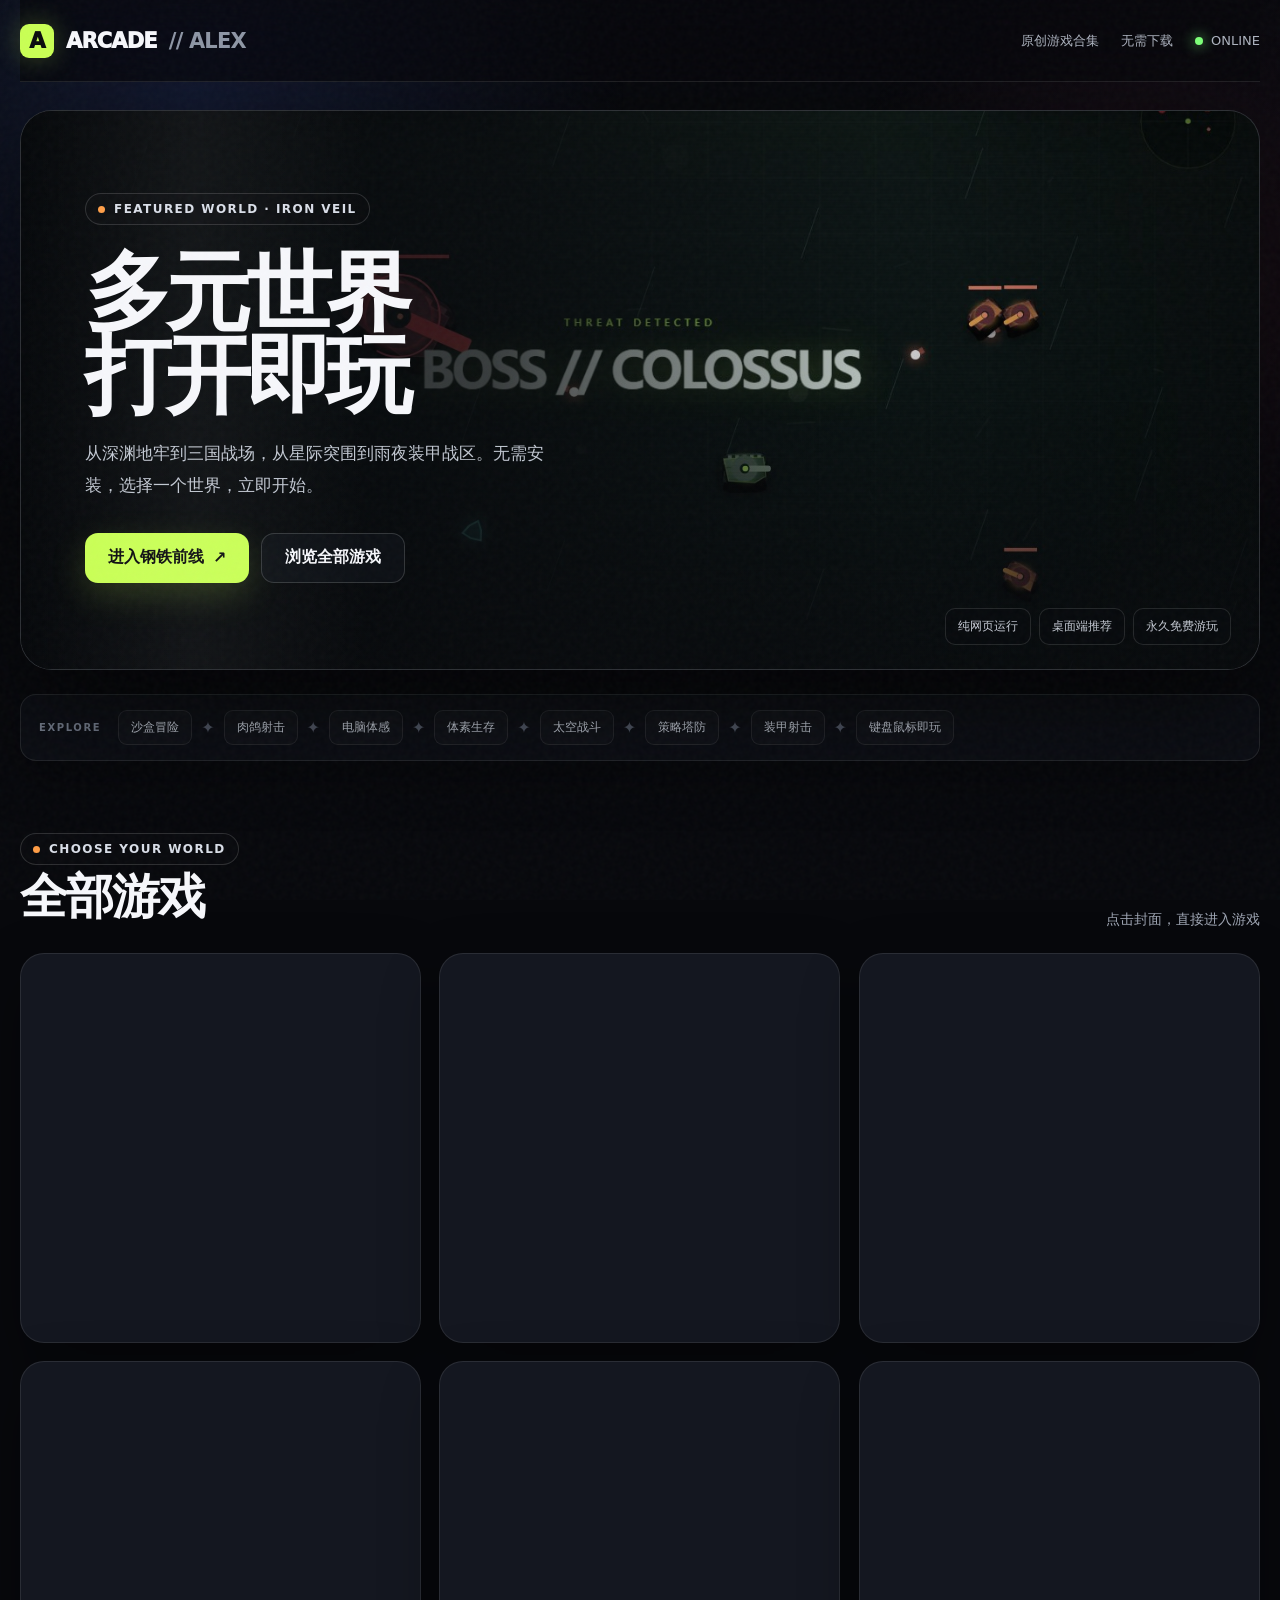
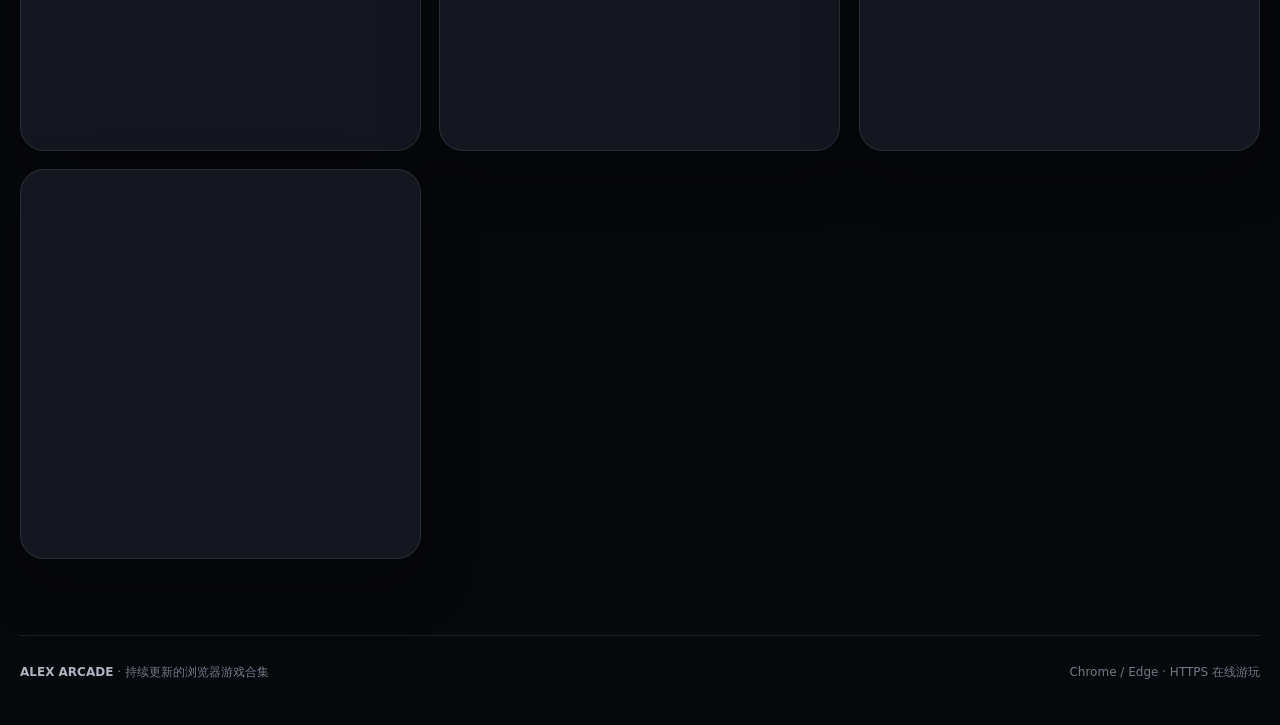
<file: index.html>
<!doctype html>
<html lang="zh-CN">
  <head>
    <script>
      /* 以 file:// 打开时不再强行把用户踢到 Pages（会让 Vercel 镜像访客莫名跳站），
         改为在页面里提示用本地 HTTP 打开。真正的判断与提示在 body 末尾。 */
      window.__fileProto = window.location.protocol === 'file:';
    </script>
  <meta charset="utf-8">
  <meta name="viewport" content="width=device-width,initial-scale=1">
  <meta name="theme-color" content="#07080c">
  <meta name="description" content="Alex Arcade：持续扩展的免费网页游戏合集，打开浏览器立即游玩。">
  <meta property="og:type" content="website">
  <meta property="og:site_name" content="Alex Arcade">
  <meta property="og:title" content="Alex Arcade · 在线游戏厅">
  <meta property="og:description" content="Alex Arcade：持续扩展的免费网页游戏合集，打开浏览器立即游玩。">
  <meta property="og:url" content="https://bosswenwu.github.io/alex-games/">
  <meta property="og:image" content="https://bosswenwu.github.io/alex-games/covers/tank-strike.jpg">
  <meta property="og:image:alt" content="Alex Arcade · 钢铁前线 IRON VEIL 装甲射击">
  <meta name="twitter:card" content="summary_large_image">
  <link rel="preload" as="image" href="covers/tank-strike.jpg" fetchpriority="high">
  <title>Alex Arcade · 在线游戏厅</title>
  <style>
    :root{color-scheme:dark;--bg:#07080c;--panel:#11141b;--line:#ffffff18;--text:#f6f7fb;--muted:#a0a7b5;--lime:#c9ff54;--orange:#ff9d45;font-family:Inter,"Microsoft YaHei",system-ui,sans-serif}
    *{box-sizing:border-box}html{scroll-behavior:smooth}body{margin:0;background:var(--bg);color:var(--text);min-height:100vh}a{color:inherit}button,a{-webkit-tap-highlight-color:transparent}
    body:before{content:"";position:fixed;inset:0;pointer-events:none;background:radial-gradient(circle at 15% 10%,#26377155,transparent 32%),radial-gradient(circle at 90% 30%,#6e24422d,transparent 25%);z-index:-2;animation:aurora 12s ease-in-out infinite alternate}body:after{content:"";position:fixed;inset:0;pointer-events:none;z-index:99;opacity:.045;background-image:url("data:image/svg+xml,%3Csvg viewBox='0 0 180 180' xmlns='http://www.w3.org/2000/svg'%3E%3Cfilter id='n'%3E%3CfeTurbulence type='fractalNoise' baseFrequency='.9' numOctaves='2' stitchTiles='stitch'/%3E%3C/filter%3E%3Crect width='100%25' height='100%25' filter='url(%23n)' opacity='.7'/%3E%3C/svg%3E")}
    @keyframes aurora{to{filter:hue-rotate(14deg);transform:scale(1.05)}}@keyframes sheen{0%,60%{transform:translateX(-140%) skewX(-18deg)}100%{transform:translateX(260%) skewX(-18deg)}}
    .shell{width:min(1240px,calc(100% - 40px));margin:auto}.nav{position:sticky;top:0;z-index:30;height:82px;display:flex;align-items:center;justify-content:space-between;border-bottom:1px solid var(--line);background:#07080cbd;backdrop-filter:blur(22px) saturate(140%)}
    .brand{display:flex;align-items:center;gap:12px;text-decoration:none;font-weight:950;letter-spacing:-.04em;font-size:21px}.brand-mark{display:grid;place-items:center;width:34px;height:34px;background:var(--lime);color:#0a0b0d;border-radius:9px;box-shadow:0 0 26px #c9ff5440}.brand span:last-child{color:#8e96a5;font-weight:700}
    .nav-meta{display:flex;align-items:center;gap:22px;color:#aeb4c0;font-size:13px}.status{display:flex;align-items:center;gap:8px}.status i{width:8px;height:8px;border-radius:50%;background:#7dff78;box-shadow:0 0 14px #7dff78}
    .hero{position:relative;min-height:560px;margin:28px 0 24px;border:1px solid var(--line);border-radius:32px;overflow:hidden;isolation:isolate;background:#171a20;box-shadow:0 36px 100px #0008,inset 0 1px #ffffff16}.hero:before{content:"";position:absolute;z-index:2;top:-20%;bottom:-20%;width:28%;background:linear-gradient(90deg,transparent,#ffffff0c,transparent);pointer-events:none;animation:sheen 7s ease-in-out infinite}
    .hero-bg{position:absolute;inset:0;width:100%;height:100%;object-fit:cover;object-position:center;z-index:-2;transform:scale(1.015)}.hero:after{content:"";position:absolute;inset:0;background:linear-gradient(90deg,#06080be8 0%,#080a0dc9 38%,#080a0d35 70%,#080a0d55),linear-gradient(0deg,#080a0dcc,transparent 50%);z-index:-1}
    .hero-content{width:min(620px,90%);padding:82px 64px;display:flex;flex-direction:column;align-items:flex-start}.kicker{display:inline-flex;align-items:center;gap:9px;padding:8px 12px;border:1px solid #ffffff24;border-radius:999px;background:#0b0d10a8;color:#d9dee8;font-size:12px;font-weight:800;letter-spacing:.12em;text-transform:uppercase}.kicker:before{content:"";width:7px;height:7px;border-radius:50%;background:var(--orange)}
    h1{font-size:clamp(46px,7vw,86px);line-height:.96;letter-spacing:-.065em;margin:26px 0 22px;max-width:700px}.hero p{font-size:17px;line-height:1.85;color:#c1c7d1;max-width:540px;margin:0 0 32px}.actions{display:flex;gap:12px;flex-wrap:wrap}.button{display:inline-flex;align-items:center;justify-content:center;gap:9px;min-height:50px;padding:0 23px;border-radius:13px;text-decoration:none;font-weight:900;transition:.2s ease}.button.primary{background:var(--lime);color:#0a0b0d;box-shadow:0 12px 35px #c9ff542b}.button.secondary{border:1px solid #ffffff28;background:#101319bc}.button:hover,.button:focus-visible{transform:translateY(-3px)}
    .hero-stats{position:absolute;right:28px;bottom:24px;display:flex;gap:8px}.hero-stats span{padding:9px 12px;border-radius:10px;background:#090b0ebf;border:1px solid #ffffff1d;color:#c5cad4;font-size:12px;backdrop-filter:blur(12px)}
    .ticker{display:flex;align-items:center;gap:9px;margin:0 0 72px;padding:15px 18px;border:1px solid var(--line);border-radius:16px;background:#0d1016cc;box-shadow:0 18px 50px #0004;overflow:auto;scrollbar-width:none}.ticker::-webkit-scrollbar{display:none}.ticker b{color:#717988;font-size:10px;letter-spacing:.16em;margin-right:8px;white-space:nowrap}.ticker span{white-space:nowrap;padding:8px 12px;border:1px solid #ffffff14;border-radius:9px;color:#bdc3ce;font-size:12px;background:#ffffff05}.ticker i{color:#4c5260;font-style:normal}
    .section-head{display:flex;justify-content:space-between;align-items:end;margin-bottom:24px}.section-head h2{font-size:clamp(30px,4vw,48px);letter-spacing:-.045em;margin:0}.section-head p{margin:0;color:var(--muted);font-size:14px}
    .games{display:grid;grid-template-columns:repeat(12,1fr);gap:18px;padding-bottom:76px}.game{--accent:#c9ff54;grid-column:span 4;position:relative;min-height:390px;overflow:hidden;border-radius:24px;border:1px solid var(--line);background:#141720;text-decoration:none;isolation:isolate;box-shadow:0 22px 60px #0005;transition:.28s ease;content-visibility:auto;contain-intrinsic-size:390px}.game.wide{grid-column:span 12;min-height:440px;contain-intrinsic-size:440px}.game.wide img{object-position:center 46%}.game:before{content:"";position:absolute;z-index:1;left:18px;right:18px;top:0;height:2px;background:linear-gradient(90deg,transparent,var(--accent),transparent);opacity:.25;transition:.25s}.game img{position:absolute;inset:0;width:100%;height:100%;object-fit:cover;z-index:-2;transition:.45s ease;filter:saturate(.92) contrast(1.04)}.game:after{content:"";position:absolute;inset:0;background:linear-gradient(0deg,#080a0dfa 4%,#080a0dc9 35%,transparent 72%),linear-gradient(180deg,#0004,transparent 25%);z-index:-1}.game:hover,.game:focus-visible{transform:translateY(-7px);border-color:color-mix(in srgb,var(--accent) 55%,transparent);box-shadow:0 30px 80px #0008,0 0 45px color-mix(in srgb,var(--accent) 10%,transparent)}.game:hover:before{opacity:1}.game:hover img,.game:focus-visible img{transform:scale(1.055);filter:saturate(1.12) contrast(1.05)}
    .game-top{display:flex;justify-content:space-between;align-items:center;padding:18px}.num{font:800 11px/1 ui-monospace,SFMono-Regular,Consolas;color:#d9dde5;letter-spacing:.12em}.genre{padding:7px 10px;border-radius:999px;background:#080a0dbd;border:1px solid #ffffff25;color:#d6dae3;font-size:11px;backdrop-filter:blur(10px)}
    .game-info{position:absolute;left:22px;right:22px;bottom:21px}.game h3{font-size:30px;letter-spacing:-.04em;margin:0 0 7px}.game p{margin:0 0 18px;color:#bcc2cc;font-size:13px;white-space:nowrap;overflow:hidden;text-overflow:ellipsis}.play-row{display:flex;justify-content:space-between;align-items:center}.play-now{font-weight:900;font-size:14px;color:var(--lime)}.arrow{display:grid;place-items:center;width:37px;height:37px;border-radius:50%;background:#f4f6fb;color:#090a0d;font-size:18px;transition:.2s}.game:hover .arrow{transform:translateX(4px)}
    .footer{border-top:1px solid var(--line);padding:28px 0 44px;display:flex;justify-content:space-between;gap:20px;color:#727987;font-size:12px}.footer strong{color:#aeb4bf}
    @media(max-width:900px){.game{grid-column:span 6}.game:nth-child(7){grid-column:span 12}.hero{min-height:520px}.hero-content{padding:68px 42px}.hero-stats{display:none}}
    @media(max-width:620px){.shell{width:min(100% - 24px,1240px)}.nav{height:68px}.nav-meta>span:not(.status){display:none}.hero{margin-top:14px;min-height:570px;border-radius:22px}.hero-bg{object-position:60% center}.hero:after{background:linear-gradient(0deg,#07090bf7 5%,#07090bcc 56%,#07090b42)}.hero-content{position:absolute;left:0;right:0;bottom:0;width:100%;padding:34px 24px}.kicker{font-size:10px}h1{font-size:48px}.hero p{font-size:14px;line-height:1.7}.button{width:100%}.ticker{margin-bottom:56px}.section-head{align-items:start;flex-direction:column;gap:9px}.games{gap:14px}.game,.game:nth-child(7){grid-column:span 12;min-height:360px;contain-intrinsic-size:360px}.footer{flex-direction:column}}
    @media(prefers-reduced-motion:reduce){html{scroll-behavior:auto}.hero:before,.game,.game:before,.game img{animation:none;transition:none}.button:hover,.button:focus-visible,.game:hover,.game:focus-visible{transform:none}}
  </style>
</head>
<body>
  <div id="file-note" style="display:none;position:sticky;top:0;z-index:60;gap:12px;align-items:center;justify-content:center;flex-wrap:wrap;padding:11px 16px;background:#241206;border-bottom:1px solid #ff9d4540;color:#ffd9b0;font-size:13px;line-height:1.5">
    <span>⚠️ 你正以 <b>file://</b> 直接打开本页——摄像头与部分游戏模块需要 HTTP 环境。请在项目目录运行 <code style="background:#00000038;padding:1px 6px;border-radius:6px">npx serve .</code> 后，用终端给出的本地地址访问。</span>
    <button type="button" id="file-note-x" style="cursor:pointer;border:1px solid #ffffff30;background:#0b0d10;color:#f6f7fb;border-radius:8px;padding:5px 12px;font-weight:700">知道了</button>
  </div>
  <header class="shell nav">
    <a class="brand" href="./index.html" aria-label="Alex Arcade 首页"><span class="brand-mark">A</span><span>ARCADE</span><span>// ALEX</span></a>
    <div class="nav-meta"><span>原创游戏合集</span><span>无需下载</span><span class="status"><i></i> ONLINE</span></div>
  </header>
  <main class="shell">
    <section class="hero" aria-labelledby="hero-title">
      <img class="hero-bg" id="hero-bg" src="covers/tank-strike.jpg" alt="精选游戏世界" width="1440" height="900" fetchpriority="high" decoding="async">
      <div class="hero-content">
        <span class="kicker" id="hero-kicker">Featured world · Iron Veil</span>
        <h1 id="hero-title">多元世界<br>打开即玩</h1>
        <p>从深渊地牢到三国战场，从星际突围到雨夜装甲战区。无需安装，选择一个世界，立即开始。</p>
        <div class="actions"><a class="button primary" id="hero-cta" href="games/tank-strike/index.html">进入钢铁前线 <span>↗</span></a><a class="button secondary" href="#all-games">浏览全部游戏</a></div>
      </div>
      <div class="hero-stats"><span>纯网页运行</span><span>桌面端推荐</span><span>永久免费游玩</span></div>
    </section>
    <div class="ticker" aria-label="游戏平台特点"><b>EXPLORE</b><span>沙盒冒险</span><i>✦</i><span>肉鸽射击</span><i>✦</i><span>电脑体感</span><i>✦</i><span>体素生存</span><i>✦</i><span>太空战斗</span><i>✦</i><span>策略塔防</span><i>✦</i><span>装甲射击</span><i>✦</i><span>键盘鼠标即玩</span></div>
    <section id="all-games" aria-labelledby="games-title">
      <div class="section-head"><div><span class="kicker">Choose your world</span><h2 id="games-title">全部游戏</h2></div><p>点击封面，直接进入游戏</p></div>
      <div class="games" id="games-grid"></div>
      <noscript>
        <div class="games">
          <a class="game" href="games/minecraft/index.html" aria-label="进入沙海奇境">沙海奇境</a>
          <a class="game" href="games/abyss/index.html" aria-label="进入深渊圣所">深渊圣所</a>
          <a class="game" href="games/zhuzhiliao/index.html" aria-label="进入竹知了">竹知了</a>
          <a class="game" href="games/haven/index.html" aria-label="进入 Haven">Haven</a>
          <a class="game" href="games/nebula/index.html" aria-label="进入 Nebula Strike">Nebula Strike</a>
          <a class="game" href="games/three-kingdoms/index.html" aria-label="进入三国塔防">三国塔防</a>
          <a class="game" href="games/tank-strike/index.html" aria-label="进入钢铁前线 IRON VEIL">钢铁前线 · IRON VEIL</a>
        </div>
      </noscript>
    </section>
  </main>
  <footer class="shell footer"><span><strong>ALEX ARCADE</strong> · 持续更新的浏览器游戏合集</span><span>Chrome / Edge · HTTPS 在线游玩</span></footer>
  <script>
    /* 游戏清单 —— 以后新增一款游戏只需在这里加一行；卡片与首页 hero 均由此渲染 */
    const GAMES = [
      { id:'minecraft',      name:'沙海奇境',            genre:'沙盒 · 冒险', desc:'在无边黄沙中探索、建造与飞行',            cover:'covers/minecraft.jpg' },
      { id:'abyss',          name:'深渊圣所',            genre:'肉鸽 · 射击', desc:'随机地图、遗物构筑与地牢战斗',            cover:'covers/abyss.jpg', req:'⌨️ 键鼠' },
      { id:'zhuzhiliao',     name:'竹知了',              genre:'体感 · 互动', desc:'打开摄像头，用手势操控仿真昆虫',          cover:'covers/zhuzhiliao.jpg', req:'📷 摄像头' },
      { id:'haven',          name:'Haven',               genre:'体素 · 生存', desc:'创建世界，生存或自由建造',                cover:'covers/haven.jpg' },
      { id:'nebula',         name:'Nebula Strike',       genre:'太空 · 射击', desc:'驾驶战机突破星云与 Boss 封锁',            cover:'covers/nebula.jpg' },
      { id:'three-kingdoms', name:'三国塔防',            genre:'三国 · 塔防', desc:'调遣名将布阵，守住三十波进攻',            cover:'covers/three-kingdoms.jpg' },
      { id:'tank-strike',    name:'钢铁前线 · IRON VEIL', genre:'装甲 · 射击', desc:'独立炮塔瞄准，突破装甲纵队并摧毁钢铁巨像', cover:'covers/tank-strike.jpg',
        badge:'NEW RELEASE', featured:{ tag:'Iron Veil', cta:'进入钢铁前线' } }
    ];
    (function () {
      const esc = s => String(s).replace(/[&<>"]/g, c => ({ '&':'&amp;','<':'&lt;','>':'&gt;','"':'&quot;' }[c]));
      const href = g => `games/${g.id}/index.html`;
      const grid = document.getElementById('games-grid');
      grid.innerHTML = GAMES.map((g, i) => {
        const badge = g.badge || `GAME ${String(i + 1).padStart(2, '0')}`;
        const imgLoad = g.featured ? 'fetchpriority="high"' : 'loading="lazy"';
        return `<a class="game" href="${href(g)}" aria-label="进入${esc(g.name)}"><img src="${esc(g.cover)}" alt="${esc(g.name)}游戏画面" width="1440" height="900" ${imgLoad} decoding="async">`
          + `<div class="game-top"><span class="num">${esc(badge)}</span><span style="display:flex;gap:7px">${g.req?`<span class="genre">${esc(g.req)}</span>`:''}<span class="genre">${esc(g.genre)}</span></span></div>`
          + `<div class="game-info"><h3>${esc(g.name)}</h3><p>${esc(g.desc)}</p>`
          + `<div class="play-row"><span class="play-now">立即游玩</span><span class="arrow" aria-hidden="true">↗</span></div></div></a>`;
      }).join('');
      const feat = GAMES.find(g => g.featured);
      if (feat) {
        document.getElementById('hero-bg').src = feat.cover;
        document.getElementById('hero-kicker').textContent = `Featured world · ${feat.featured.tag}`;
        const cta = document.getElementById('hero-cta');
        cta.href = href(feat);
        cta.innerHTML = `${esc(feat.featured.cta)} <span>↗</span>`;
      }
      /* file:// 提示条：仅提示，不跳站 */
      if (window.__fileProto) {
        const fn = document.getElementById('file-note');
        if (fn) {
          fn.style.display = 'flex';
          const x = document.getElementById('file-note-x');
          if (x) x.addEventListener('click', () => { fn.style.display = 'none'; });
        }
      }
    })();
  </script>
</body>
</html>
</file>
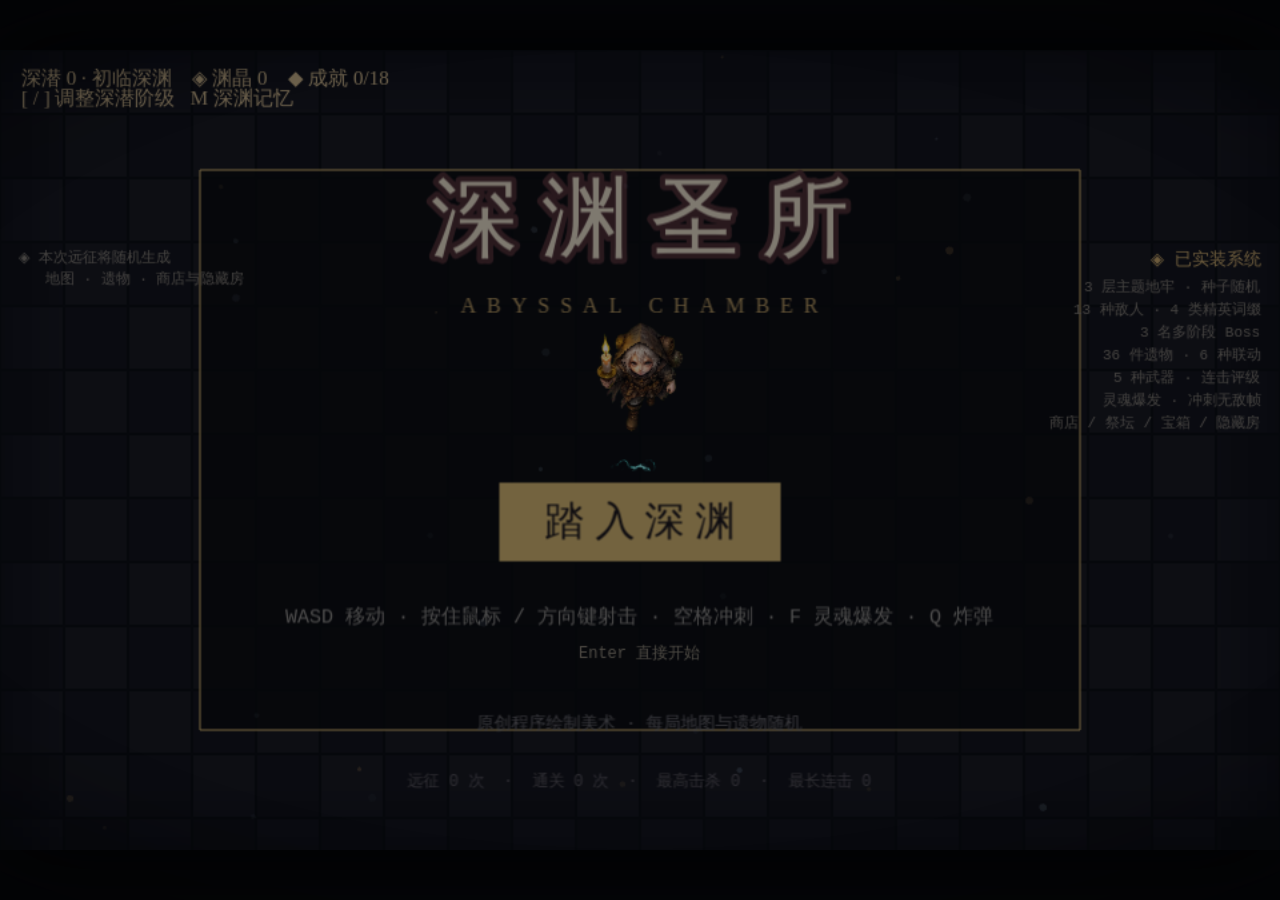
<file: games/abyss/index.html>
<!doctype html>
<html lang="zh-CN">
  <head>
    <meta charset="UTF-8" />
    <meta name="viewport" content="width=device-width, initial-scale=1, maximum-scale=1, user-scalable=no" />
    <meta name="theme-color" content="#090b10" />
    <title>深渊圣所 · 肉鸽射击</title>
    <script>
      if (window.location.protocol === 'file:') {
        window.location.replace('https://bosswenwu.github.io/alex-games/games/abyss/index.html');
      }
    </script>
    <script type="module" crossorigin src="./assets/index-DN03p2tr.js"></script>
    <link rel="modulepreload" crossorigin href="./assets/phaser-DFK5Ua9d.js">
    <link rel="stylesheet" crossorigin href="./assets/index-B0iJ3fZA.css">
  </head>
  <body>
    <div id="app">
      <div id="game"></div>
      <div id="boot-veil">深 渊 正 在 苏 醒</div>
    </div>
    <script defer src="./assets/enhance.js"></script>
    <script defer src="./assets/expand.js"></script>
    <script defer src="./assets/deep.js"></script>
    <script defer src="./assets/deep-content.js"></script>
    <script defer src="./assets/deep-boss.js"></script>
    <script defer src="./assets/art.js"></script>
    <script defer src="./assets/meta.js"></script>
    <script defer src="./assets/audio.js"></script>
    <script defer src="./assets/ui.js"></script>
  </body>
</html>
</file>
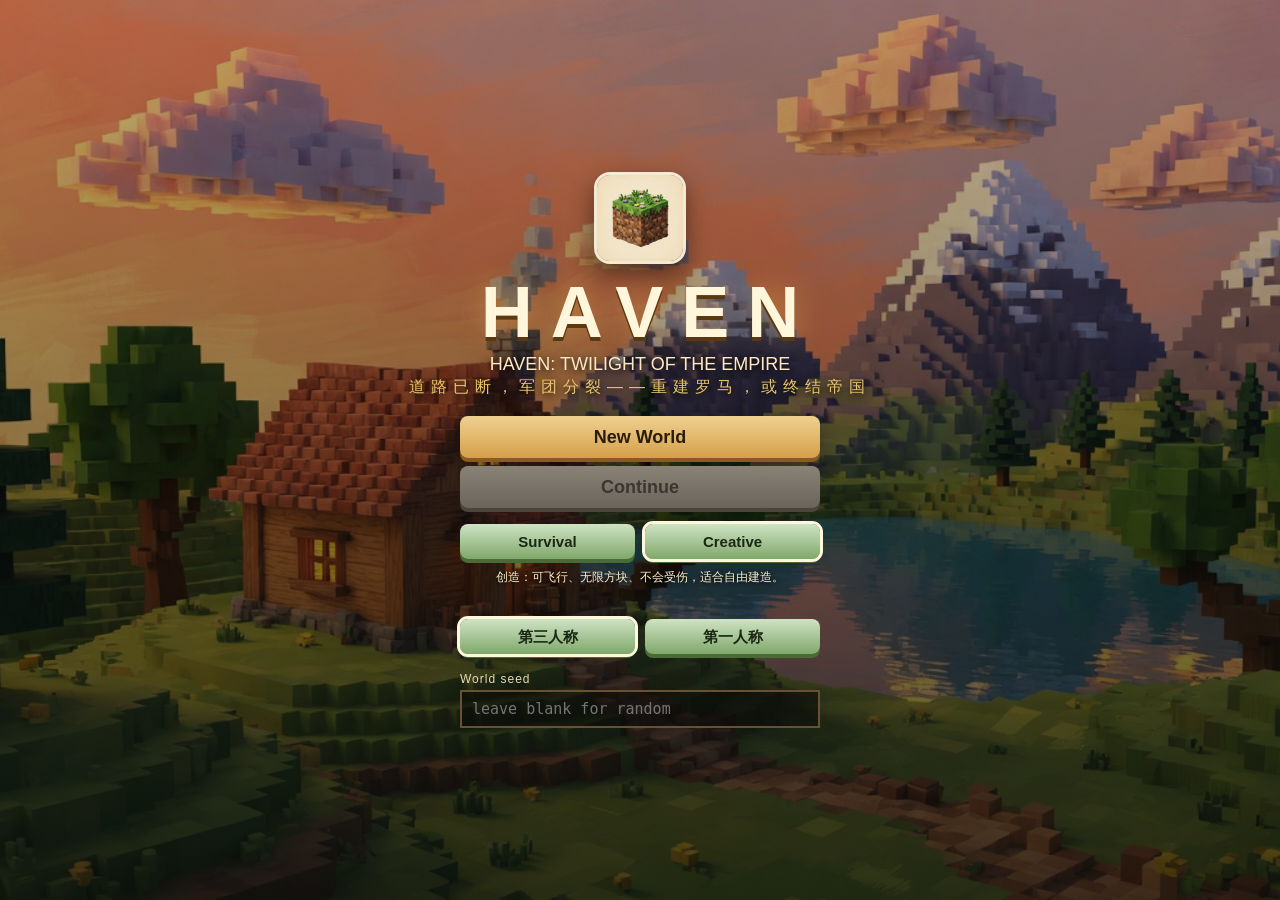
<file: games/haven/index.html>
<!DOCTYPE html>
<html lang="zh-CN">
<head>
<meta charset="utf-8">
<meta name="viewport" content="width=device-width,initial-scale=1,maximum-scale=1,user-scalable=no,viewport-fit=cover">
<title>HAVEN — A Voxel World</title>
<link rel="icon" href="assets/icon.jpg">
<link rel="stylesheet" href="styles.css">
</head>
<body>
<script type="text/javascript">(function(){if(/MSIE|Trident/.test(navigator.userAgent||""))document.write('<div style="padding:48px;font:20px Microsoft YaHei,sans-serif;background:#0b100c;color:#fff6dc">请用 Edge / Chrome 打开。</div>');})();</script>
<canvas id="gl"></canvas>
<div id="hud" hidden>
  <div id="hurt"></div><div id="water-tint"></div><div id="cross"></div>
  <div id="break-bar"><i id="break-fill"></i></div>
  <div id="item-name"></div><div id="toast"></div>
<div id="quest"><div class="qh">IMPERIUM · 帝国余晖</div><div class="qt" id="quest-title">第一章：帝国余火</div>
  <div class="qd" id="quest-desc">Hold left click on oak wood.</div>
  <div class="qb"><i id="quest-fill"></i></div><div class="qn" id="quest-num">1 / 10</div>
  <div id="quest-nav"><span id="quest-arrow">↑</span><span id="quest-nav-text">正在定位任务目标…</span></div></div>
  <div id="vitals"><div id="hearts"></div><div id="hunger"></div></div>
  <div id="world-info" aria-live="polite"><b id="world-day">第 1 天</b><span id="world-clock">清晨 05:00</span><span id="world-biome">金色平原</span><span id="world-discovery">探索 1 / 5</span><span id="world-relic">第纳里乌斯 0</span><span id="world-season" data-season="ver">春 · Ver · 余 6 天</span></div>
  <div id="buffs" hidden></div>
  <div id="floaters"></div>
  <div id="boss-bar" hidden><div id="boss-name"></div><div class="bbar"><i id="boss-fill"></i></div><div id="boss-phase"></div></div>
  <div id="target-plate" hidden><div id="target-name"></div><div class="tbar"><i id="target-fill"></i></div><div id="target-hp"></div></div>
  <div id="run-stats"><span id="stat-threat">威胁 1</span><span id="stat-kills">击杀 0</span><span id="stat-mined">挖掘 0</span><span id="stat-placed">放置 0</span><span id="stat-time">00:00</span></div>
  <div id="hotbar"></div>
  <div id="hand"><canvas id="hand-c" width="160" height="160"></canvas></div>
  <div id="debug" hidden></div>
  <button type="button" id="btn-view" class="view-btn">第三人称</button>
  <div id="hint"><b>WASD</b> 移动 · <b>空格</b> 跳 · <b>F5 / V</b> 视角 · <b>左键</b> 挖 · <b>右键</b> 放 · <b>E</b> 背包</div>
</div>
<div id="touchui">
  <div id="stick"><div id="stick-nub"></div></div><div id="lookpad"></div>
  <div id="btn-jump" class="tbtn">跳</div><div id="btn-break" class="tbtn">挖</div>
  <div id="btn-place" class="tbtn">放</div><div id="btn-fly" class="tbtn">飞</div>
  <div id="btn-slot-l" class="tbtn">‹</div><div id="btn-slot-r" class="tbtn">›</div>
</div>
<div id="rotate-hint">请把手机横过来玩<br><span>横屏第三人称更清楚</span></div>
<div id="inv-wrap" hidden>
  <div class="panel inv-panel">
    <div class="panel-title" id="inv-title">BACKPACK</div>
    <div class="craft-row" id="craft-row">
      <div><div class="tiny">CRAFTING</div><div class="grid" id="craft-grid"></div></div>
      <div class="arrow">➜</div>
      <div><div class="tiny">RESULT</div><div class="grid one" id="craft-out"></div></div>
    </div>
    <div class="furnace-row" id="furnace-row" hidden>
      <div><div class="tiny">SMELT</div><div class="grid one" id="furnace-in"></div>
      <div class="tiny fuel-lab">FUEL</div><div class="grid one" id="furnace-fuel"></div></div>
      <div class="smelt-meter"><i id="smelt-fill"></i></div>
      <div><div class="tiny">OUTPUT</div><div class="grid one" id="furnace-out"></div></div>
    </div>
    <div class="forge-row" id="forge-row" hidden>
      <div class="tiny">LEGION ANVIL · 词条锻造</div>
      <div class="forge-item" id="forge-item">空手</div>
      <div class="forge-affix" id="forge-affix">尚无词条</div>
      <div class="forge-pool" id="forge-pool"></div>
      <div class="forge-cost" id="forge-cost"></div>
      <button type="button" class="btn" id="btn-forge">锻造词条</button>
      <div class="forge-why" id="forge-why"></div>
    </div>
    <div class="chest-row" id="chest-row" hidden><div class="tiny">CHEST STORAGE</div><div class="grid" id="chest-grid"></div></div>
    <details class="recipe-guide" id="recipe-guide"><summary>配方指南</summary><p>原木→木板 · 木板×4→工作台 · 木板竖放×2→木棍 · 圆石围一圈→熔炉 · 木板围一圈→箱子 · 煤在木棍上方→火把</p></details>
    <div class="tiny">INVENTORY</div><div class="grid" id="inv-grid"></div>
    <div class="tiny">HOTBAR</div><div class="grid" id="inv-hotbar"></div>
  </div>
</div>
<div id="pause" hidden><div class="panel pause-panel"><h2>PAUSED</h2>
  <button class="btn" id="btn-resume">Back to world</button>
  <button class="btn sub" id="btn-save">Save world</button>
  <button class="btn sub" id="btn-menu">Title screen</button></div></div>
<div id="death" hidden><div class="panel death-panel"><h2>YOU DIED</h2>
  <p id="death-reason">The world keeps turning.</p><p id="death-stats"></p>
  <button class="btn" id="btn-respawn">Respawn</button>
  <button class="btn sub" id="btn-die-menu">回到标题</button></div></div>
<div id="victory" hidden><div class="panel victory-panel"><div class="laurel">✦</div><h2 id="victory-title">ROMA RESURGENS</h2>
  <p class="vsub" id="victory-sub">第一章「帝国余火」完成。</p>
  <p id="victory-stats"></p>
  <button class="btn" id="btn-next-chapter" hidden>进入第二章</button>
  <button class="btn sub" id="btn-keep-playing">继续自由建设</button>
  <button class="btn sub" id="btn-victory-menu">回到标题</button></div></div>
<div id="title">
  <div class="title-bg" style="background-image:url('assets/keyart.jpg')"></div>
  <div class="title-shade"></div>
  <div class="title-inner">
    <img class="brand" src="assets/icon.jpg" alt="">
    <h1>HAVEN</h1>
    <p class="tag">HAVEN: TWILIGHT OF THE EMPIRE</p>
    <p class="tag-cn">道路已断，军团分裂——重建罗马，或终结帝国</p>
    <div class="menu">
      <button class="btn" id="btn-new">New World</button>
      <button class="btn" id="btn-continue" disabled>Continue</button>
      <div class="row">
        <button class="btn sub" id="btn-survival">Survival</button>
       <button class="btn sub on" id="btn-creative">Creative</button>
      </div>
      <p class="mode-note" id="mode-note">创造：可飞行、无限方块、不会受伤，适合自由建造。</p>
      <div class="row">
        <button class="btn sub on" id="btn-third">第三人称</button>
        <button class="btn sub" id="btn-first">第一人称</button>
      </div>
      <label class="seed-lab">World seed<input id="seed-in" type="text" maxlength="16" placeholder="leave blank for random"></label>
    </div>
  </div>
</div>
<div id="load" hidden>
  <div class="load-card"><img src="assets/icon.jpg" alt="">
    <div class="load-name">Growing the world…</div>
    <div class="load-bar"><i id="load-fill"></i></div>
    <div class="load-sub" id="load-sub">Carving hills</div>
  </div>
</div>
<div id="cursor-item" hidden></div>
<div id="tooltip" hidden></div>
<script src="haven.js"></script>
</body>
</html>
</file>
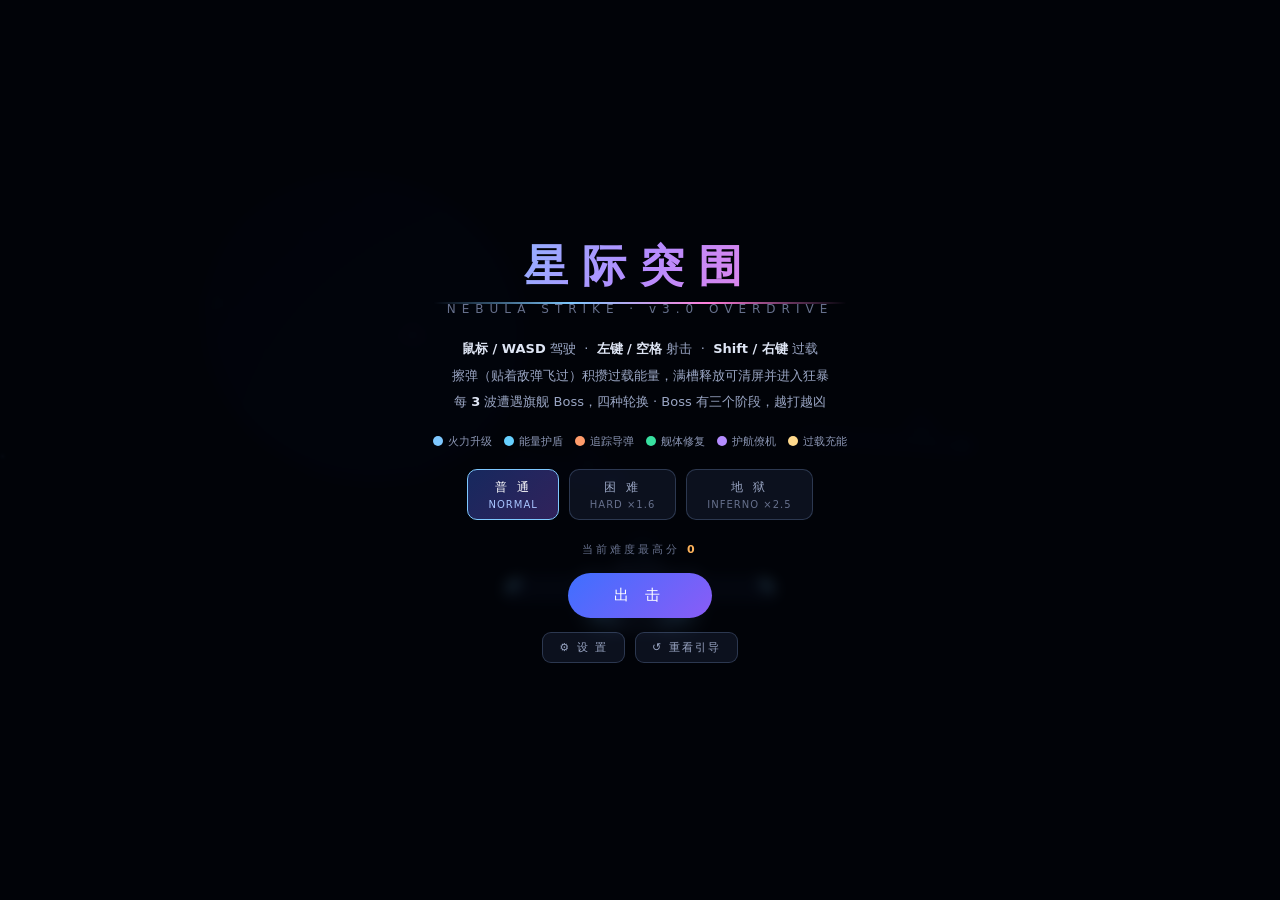
<file: games/nebula/index.html>
<!DOCTYPE html>
<html lang="zh-CN">
<head>
<meta charset="UTF-8">
<meta name="viewport" content="width=device-width, initial-scale=1.0">
<title>星际突围 · Nebula Strike v3.0</title>
<style>
  *{margin:0;padding:0;box-sizing:border-box;user-select:none}
  html,body{height:100%;overflow:hidden;background:#000;font-family:"PingFang SC","Microsoft YaHei",system-ui,sans-serif;color:#dfe6f5}
  #c{display:block;width:100%;height:100%;cursor:crosshair}
  /* 屏幕后处理：暗角 + 极细扫描线，纯 CSS 零开销 */
  #vig{position:fixed;inset:0;pointer-events:none;z-index:4;
    background:radial-gradient(ellipse at 50% 52%,rgba(0,0,0,0) 45%,rgba(0,0,0,.55) 100%)}
  #scan{position:fixed;inset:0;pointer-events:none;z-index:4;opacity:.16;
    background:repeating-linear-gradient(0deg,rgba(0,0,0,.9) 0px,rgba(0,0,0,0) 1px,rgba(0,0,0,0) 3px)}
  .ov{position:fixed;inset:0;display:grid;place-items:center;z-index:10;background:rgba(2,4,10,.80);backdrop-filter:blur(7px)}
  .ov.hide{display:none}
  .card{text-align:center;max-width:620px;padding:26px}
  .card h1{font-size:44px;letter-spacing:14px;font-weight:700;
    background:linear-gradient(120deg,#7ec8ff,#b48cff,#ff7edb);-webkit-background-clip:text;background-clip:text;color:transparent}
  .card .en{font-size:12px;letter-spacing:6px;color:#66708c;margin:6px 0 20px}
  .card p{font-size:13px;line-height:2.05;color:#9aa6c4;margin-bottom:18px}
  .card p b{color:#dfe6f5}
  .drops{display:flex;gap:12px;justify-content:center;flex-wrap:wrap;margin-bottom:20px;font-size:11px;color:#8b96b4}
  .drops span{display:flex;align-items:center;gap:5px}
  .dot{width:10px;height:10px;border-radius:50%;display:inline-block}
  .btn{background:linear-gradient(135deg,#3f6fff,#8a5cf6);border:none;color:#fff;font-size:15px;
    letter-spacing:6px;padding:13px 46px;border-radius:999px;cursor:pointer;font-family:inherit;transition:.2s}
  .btn:hover{filter:brightness(1.2);transform:translateY(-1px)}
  /* 难度选择 */
  #diffSel{display:flex;gap:10px;justify-content:center;margin-bottom:22px}
  .dbtn{background:rgba(120,150,220,.10);border:1px solid rgba(140,170,230,.25);color:#9aa6c4;
    font-family:inherit;font-size:12px;letter-spacing:3px;padding:9px 20px;border-radius:10px;cursor:pointer;transition:.18s}
  .dbtn:hover{background:rgba(120,150,220,.2)}
  .dbtn.on{background:linear-gradient(135deg,rgba(63,111,255,.35),rgba(138,92,246,.35));color:#fff;border-color:#7ec8ff}
  .dbtn small{display:block;font-size:10px;letter-spacing:1px;color:#66708c;margin-top:3px}
  .dbtn.on small{color:#a8c4ff}
  #hi{font-size:11px;letter-spacing:3px;color:#66708c;margin-bottom:16px}
  #hi b{color:#ffb45c}
  #finalScore{font-size:52px;font-weight:700;color:#ffb45c;margin:10px 0 4px;font-variant-numeric:tabular-nums}
  #finalWave{font-size:12px;letter-spacing:3px;color:#9aa6c4;margin-bottom:10px}
  #rank{font-size:64px;font-weight:800;letter-spacing:6px;margin-bottom:12px;
    background:linear-gradient(120deg,#ffd98c,#ff9c6b);-webkit-background-clip:text;background-clip:text;color:transparent}
  #newHi{font-size:12px;letter-spacing:6px;color:#38e0a0;margin-bottom:16px;opacity:0}

  #hud{position:fixed;inset:0;pointer-events:none;z-index:5;display:none}
  #hud.on{display:block}
  #score{position:absolute;top:20px;right:28px;text-align:right}
  #score .v{font-size:30px;font-weight:700;color:#fff;font-variant-numeric:tabular-nums;text-shadow:0 0 14px rgba(126,200,255,.6)}
  #score .l{font-size:10px;letter-spacing:3px;color:#66708c}
  #hiSmall{font-size:10px;letter-spacing:2px;color:#5f6a86;margin-top:2px}
  #wave{position:absolute;top:20px;left:28px}
  #wave .v{font-size:22px;font-weight:600;color:#b48cff}
  #wave .l{font-size:10px;letter-spacing:3px;color:#66708c}
  #diffTag{font-size:10px;letter-spacing:3px;color:#ff8fa0;margin-top:3px}
  #stat{position:absolute;bottom:26px;left:28px;width:250px}
  #stat .l{font-size:10px;letter-spacing:3px;color:#66708c;margin-bottom:5px;display:flex;justify-content:space-between}
  #hpBar,#enBar{height:8px;background:rgba(120,140,180,.15);border-radius:99px;overflow:hidden;margin-bottom:9px}
  #hpFill{height:100%;width:100%;background:linear-gradient(90deg,#38e0a0,#7ec8ff);border-radius:99px;transition:width .15s}
  #hpFill.low{background:linear-gradient(90deg,#ff5a5a,#ffb45c)}
  #enFill{height:100%;width:0%;background:linear-gradient(90deg,#8a5cf6,#ff7edb);border-radius:99px;transition:width .12s}
  #enBar.full #enFill{background:linear-gradient(90deg,#ffd98c,#ff7edb);animation:pulse .7s infinite alternate}
  @keyframes pulse{from{filter:brightness(1)}to{filter:brightness(1.9)}}
  #enLbl{font-size:10px;letter-spacing:3px;color:#66708c;margin-bottom:5px;display:flex;justify-content:space-between}
  #enLbl b{color:#ff7edb}
  #gear{font-size:11px;letter-spacing:1px;color:#9aa6c4;display:flex;gap:12px;flex-wrap:wrap}
  #gear b{color:#7ec8ff;font-weight:600}
  #gear .sh{color:#66d0ff}#gear .ms{color:#ff9c6b}#gear .dr{color:#b48cff}
  #combo{position:absolute;bottom:26px;right:28px;text-align:right;font-size:13px;color:#ffb45c;letter-spacing:2px;opacity:0;transition:opacity .3s}
  #combo .big{font-size:26px;font-weight:700;display:block;color:#ffd98c}
  #grazeN{font-size:10px;color:#b48cff;letter-spacing:2px}
  #waveMsg{position:absolute;top:30%;left:50%;transform:translateX(-50%);font-size:30px;letter-spacing:12px;
    color:#fff;text-shadow:0 0 24px rgba(180,140,255,.8);opacity:0;transition:opacity .5s;font-weight:600;white-space:nowrap;text-align:center}
  #waveMsg small{display:block;font-size:12px;letter-spacing:5px;color:#9aa6c4;margin-top:8px}
  #bossWrap{position:absolute;top:60px;left:50%;transform:translateX(-50%);width:min(500px,74vw);display:none}
  #bossWrap .l{font-size:10px;letter-spacing:4px;color:#ff8fa0;text-align:center;margin-bottom:5px}
  #bossBar{height:9px;background:rgba(255,90,120,.12);border-radius:99px;overflow:hidden;border:1px solid rgba(255,90,120,.3);position:relative}
  #bossFill{height:100%;width:100%;background:linear-gradient(90deg,#ff5a7a,#ff9c6b);transition:width .12s}
  .pip{position:absolute;top:-1px;bottom:-1px;width:2px;background:rgba(255,255,255,.55)}
  #bossPh{font-size:10px;letter-spacing:3px;color:#ffb45c;text-align:center;margin-top:4px;height:12px}
  #tip{position:absolute;bottom:8px;left:50%;transform:translateX(-50%);font-size:10px;color:#464e63;letter-spacing:2px}
  #perf{position:absolute;top:20px;left:50%;transform:translateX(-50%);font-size:10px;letter-spacing:2px;color:#4a5470}
  #flash{position:fixed;inset:0;background:#ff3030;opacity:0;pointer-events:none;z-index:8;transition:opacity .25s}
  #odTint{position:fixed;inset:0;pointer-events:none;z-index:7;opacity:0;transition:opacity .3s;
    background:radial-gradient(ellipse at 50% 60%,rgba(255,126,219,0) 40%,rgba(255,126,219,.22) 100%)}
  .pop{position:fixed;z-index:6;pointer-events:none;font-size:13px;font-weight:700;letter-spacing:1px;
    text-shadow:0 0 8px rgba(0,0,0,.8);animation:popUp 1s forwards;white-space:nowrap}
  @keyframes popUp{0%{opacity:1;transform:translate(-50%,-50%)}100%{opacity:0;transform:translate(-50%,-160%)}}
  #toast{position:fixed;top:12px;left:50%;transform:translateX(-50%);z-index:99;font-size:12px;
    background:rgba(0,0,0,.85);padding:9px 16px;border-radius:8px;color:#f88;display:none}

  /* ===== P2 首因体验：标题入场演出 ===== */
  #startOv .card{animation:cardIn .9s cubic-bezier(.16,1,.3,1) both}
  #startOv h1{animation:titleIn 1.1s cubic-bezier(.16,1,.3,1) both;position:relative}
  #startOv h1::after{content:'';position:absolute;left:0;right:0;bottom:-8px;height:2px;
    background:linear-gradient(90deg,transparent,#7ec8ff,#ff7edb,transparent);
    transform:scaleX(0);transform-origin:center;animation:lineIn 1.2s .5s cubic-bezier(.16,1,.3,1) both}
  #startOv .en{animation:fadeUp 1s .35s both}
  @keyframes cardIn{from{opacity:0;transform:translateY(18px) scale(.985)}to{opacity:1;transform:none}}
  @keyframes titleIn{from{opacity:0;letter-spacing:38px;filter:blur(8px)}to{opacity:1;letter-spacing:14px;filter:none}}
  @keyframes lineIn{to{transform:scaleX(1)}}
  @keyframes fadeUp{from{opacity:0;transform:translateY(8px)}to{opacity:1;transform:none}}

  /* ===== 开始 warp 过渡（不硬切）===== */
  #warp{position:fixed;inset:0;z-index:40;pointer-events:none;opacity:0;
    background:radial-gradient(ellipse at 50% 50%,rgba(180,140,255,.0) 0%,rgba(126,200,255,.0) 60%,rgba(2,4,10,0) 100%);
    transition:opacity .25s}
  #warp.on{opacity:1}
  #warp .streak{position:absolute;left:50%;top:50%;width:2px;height:0;transform-origin:top center;
    background:linear-gradient(180deg,rgba(126,200,255,.9),transparent)}
  #warpFlash{position:fixed;inset:0;z-index:41;pointer-events:none;background:#cfe4ff;opacity:0;transition:opacity .18s}

  /* ===== 载入反馈 ===== */
  .spin{display:inline-block;width:13px;height:13px;border:2px solid rgba(255,255,255,.35);
    border-top-color:#fff;border-radius:50%;animation:spin .7s linear infinite;vertical-align:-2px;margin-right:8px}
  @keyframes spin{to{transform:rotate(360deg)}}
  #boot{position:fixed;inset:0;z-index:60;display:grid;place-items:center;background:#03040a;color:#8b96b4;
    font-size:12px;letter-spacing:4px;transition:opacity .5s}
  #boot.hide{opacity:0;pointer-events:none}
  #boot .ring{width:44px;height:44px;border:3px solid rgba(126,200,255,.18);border-top-color:#7ec8ff;
    border-radius:50%;animation:spin .8s linear infinite;margin:0 auto 16px}

  /* ===== 通用次级按钮 / 按钮行 ===== */
  .btn2{background:rgba(120,150,220,.10);border:1px solid rgba(140,170,230,.28);color:#c4cee6;
    font-family:inherit;font-size:13px;letter-spacing:5px;padding:11px 30px;border-radius:999px;cursor:pointer;transition:.18s}
  .btn2:hover{background:rgba(120,150,220,.22);border-color:#7ec8ff;transform:translateY(-1px)}
  .btnrow{display:flex;flex-direction:column;gap:11px;align-items:center;margin-top:6px}
  .menu-tools{display:flex;gap:10px;justify-content:center;margin-top:14px}
  .icobtn{background:rgba(120,150,220,.10);border:1px solid rgba(140,170,230,.25);color:#9aa6c4;
    font-family:inherit;font-size:11px;letter-spacing:2px;padding:7px 16px;border-radius:9px;cursor:pointer;transition:.18s}
  .icobtn:hover{background:rgba(120,150,220,.2);color:#fff}

  /* ===== 设置面板 ===== */
  #setOv .card{max-width:520px;text-align:left}
  #setOv h1{font-size:30px;letter-spacing:10px;text-align:center}
  .set-sec{margin:20px 0 6px;font-size:11px;letter-spacing:4px;color:#7ec8ff;
    border-bottom:1px solid rgba(126,200,255,.18);padding-bottom:6px}
  .set-row{display:flex;align-items:center;justify-content:space-between;gap:14px;margin:12px 2px;font-size:13px;color:#c4cee6}
  .qseg{display:flex;gap:6px}
  .qbtn{background:rgba(120,150,220,.10);border:1px solid rgba(140,170,230,.25);color:#9aa6c4;
    font-family:inherit;font-size:12px;letter-spacing:2px;padding:7px 15px;border-radius:8px;cursor:pointer;transition:.16s}
  .qbtn:hover{background:rgba(120,150,220,.2)}
  .qbtn.on{background:linear-gradient(135deg,rgba(63,111,255,.35),rgba(138,92,246,.35));color:#fff;border-color:#7ec8ff}
  .set-row input[type=range]{-webkit-appearance:none;appearance:none;width:150px;height:5px;border-radius:99px;
    background:rgba(120,150,220,.25);outline:none;cursor:pointer}
  .set-row input[type=range]::-webkit-slider-thumb{-webkit-appearance:none;width:16px;height:16px;border-radius:50%;
    background:linear-gradient(135deg,#7ec8ff,#b48cff);cursor:pointer;box-shadow:0 0 8px rgba(126,200,255,.7)}
  .set-row input[type=range]::-moz-range-thumb{width:16px;height:16px;border:none;border-radius:50%;
    background:linear-gradient(135deg,#7ec8ff,#b48cff);cursor:pointer}
  .volwrap{display:flex;align-items:center;gap:10px}
  .volval{font-size:11px;color:#8b96b4;width:34px;text-align:right;font-variant-numeric:tabular-nums}
  .mutebtn{background:rgba(120,150,220,.1);border:1px solid rgba(140,170,230,.25);color:#9aa6c4;
    font-family:inherit;font-size:12px;padding:5px 9px;border-radius:7px;cursor:pointer;transition:.16s;min-width:30px}
  .mutebtn.on{background:rgba(255,90,90,.18);border-color:#ff7a7a;color:#ff9c9c}
  /* ===== 音效试听 preview ===== */
  .acpill{font-size:11px;letter-spacing:1px;color:#ff9c9c;background:rgba(255,90,90,.14);
    border:1px solid rgba(255,122,122,.4);border-radius:99px;padding:5px 12px;transition:.2s;white-space:nowrap}
  .acpill.ok{color:#8effc0;background:rgba(60,255,150,.12);border-color:rgba(120,255,180,.45)}
  .prevgrid{display:grid;grid-template-columns:repeat(3,1fr);gap:8px;margin:8px 2px 4px}
  .prevbtn{background:rgba(120,150,220,.1);border:1px solid rgba(140,170,230,.25);color:#c4cee6;
    font-family:inherit;font-size:12px;letter-spacing:1px;padding:9px 6px;border-radius:8px;cursor:pointer;transition:.16s;text-align:center}
  .prevbtn:hover{background:rgba(120,150,220,.22);border-color:#7ec8ff;color:#fff}
  .prevbtn:active{transform:scale(.95)}
  .prevbtn.music{grid-column:1/-1;background:linear-gradient(135deg,rgba(63,111,255,.2),rgba(138,92,246,.2))}
  .prevbtn.flash{background:linear-gradient(135deg,rgba(126,200,255,.45),rgba(180,140,255,.45));border-color:#7ec8ff;color:#fff}
  .keys{font-size:12px;color:#9aa6c4;line-height:2}
  .keys kbd{display:inline-block;background:rgba(120,150,220,.15);border:1px solid rgba(140,170,230,.3);
    border-radius:5px;padding:1px 8px;margin:0 3px;font-family:inherit;color:#dfe6f5;font-size:11px;letter-spacing:1px}

  /* ===== 新手引导 coach mark ===== */
  #coach{position:fixed;left:50%;bottom:110px;transform:translateX(-50%);z-index:9;pointer-events:none;
    display:none;min-width:280px;max-width:88vw;text-align:center}
  #coach.on{display:block;animation:coachIn .4s cubic-bezier(.16,1,.3,1) both}
  #coach .box{background:rgba(6,10,22,.92);border:1px solid rgba(126,200,255,.4);border-radius:14px;
    padding:14px 20px 12px;box-shadow:0 0 30px rgba(126,200,255,.25);backdrop-filter:blur(4px)}
  #coach .step{font-size:10px;letter-spacing:3px;color:#7ec8ff;margin-bottom:6px}
  #coach .msg{font-size:15px;color:#fff;letter-spacing:1px;line-height:1.5}
  #coach .msg b{color:#ffd98c}
  #coach .hintkeys{margin-top:9px;font-size:12px;color:#9aa6c4}
  #coach .hintkeys kbd{display:inline-block;background:rgba(120,150,220,.16);border:1px solid rgba(140,170,230,.35);
    border-radius:5px;padding:2px 9px;margin:0 3px;color:#dfe6f5;font-size:12px;animation:kbdPulse 1.1s infinite}
  @keyframes kbdPulse{0%,100%{box-shadow:0 0 0 rgba(126,200,255,0)}50%{box-shadow:0 0 12px rgba(126,200,255,.8)}}
  #coach .prog{margin-top:10px;display:flex;gap:6px;justify-content:center}
  #coach .prog i{width:20px;height:3px;border-radius:99px;background:rgba(140,170,230,.3)}
  #coach .prog i.done{background:#38e0a0}
  #coach .prog i.cur{background:#7ec8ff}
  #coach .skip{pointer-events:auto;margin-top:11px;display:inline-block;background:rgba(120,150,220,.12);
    border:1px solid rgba(140,170,230,.3);color:#9aa6c4;font-family:inherit;font-size:11px;letter-spacing:2px;
    padding:6px 16px;border-radius:8px;cursor:pointer;transition:.16s}
  #coach .skip:hover{background:rgba(120,150,220,.25);color:#fff}
  @keyframes coachIn{from{opacity:0;transform:translate(-50%,14px)}to{opacity:1;transform:translate(-50%,0)}}
</style>
</head>
<body>
<canvas id="c"></canvas>
<div id="vig"></div><div id="scan"></div>
<div id="flash"></div><div id="odTint"></div>
<div id="toast"></div>

<div id="hud">
  <div id="wave"><div class="v" id="waveV">1</div><div class="l">波 次 WAVE</div><div id="diffTag"></div></div>
  <div id="score"><div class="v" id="scoreV">0</div><div class="l">得 分 SCORE</div><div id="hiSmall"></div></div>
  <div id="stat">
    <div class="l"><span>舰 体 HULL</span><span id="hpNum">100</span></div>
    <div id="hpBar"><div id="hpFill"></div></div>
    <div id="enLbl"><span>过 载 OVERDRIVE</span><b id="enHint"></b></div>
    <div id="enBar"><div id="enFill"></div></div>
    <div id="gear"><span>火力 <b id="wpn">Lv.1</b></span><span class="sh">护盾 ×<span id="shd">0</span></span><span class="dr" id="drn"></span><span class="ms" id="msl"></span></div>
  </div>
  <div id="combo"></div>
  <div id="waveMsg"></div>
  <div id="perf"></div>
  <div id="bossWrap">
    <div class="l" id="bossName">⚠ 旗 舰 逼 近 ⚠</div>
    <div id="bossBar"><div id="bossFill"></div><i class="pip" style="left:66.6%"></i><i class="pip" style="left:33.3%"></i></div>
    <div id="bossPh"></div>
  </div>
  <div id="tip">鼠标 / WASD 驾驶 · 左键或空格 射击 · Shift 或右键 过载 · P 暂停 · M 静音 · B 特效</div>
</div>

<div class="ov" id="startOv">
  <div class="card">
    <h1>星际突围</h1>
    <div class="en">NEBULA STRIKE · v3.0 OVERDRIVE</div>
    <p><b>鼠标 / WASD</b> 驾驶 &nbsp;·&nbsp; <b>左键 / 空格</b> 射击 &nbsp;·&nbsp; <b>Shift / 右键</b> 过载<br>
    擦弹（贴着敌弹飞过）积攒过载能量，满槽释放可清屏并进入狂暴<br>
    每 <b>3</b> 波遭遇旗舰 Boss，四种轮换 · Boss 有三个阶段，越打越凶</p>
    <div class="drops">
      <span><i class="dot" style="background:#7ec8ff"></i>火力升级</span>
      <span><i class="dot" style="background:#66d0ff"></i>能量护盾</span>
      <span><i class="dot" style="background:#ff9c6b"></i>追踪导弹</span>
      <span><i class="dot" style="background:#38e0a0"></i>舰体修复</span>
      <span><i class="dot" style="background:#b48cff"></i>护航僚机</span>
      <span><i class="dot" style="background:#ffd98c"></i>过载充能</span>
    </div>
    <div id="diffSel">
      <button class="dbtn on" data-d="normal">普 通<small>NORMAL</small></button>
      <button class="dbtn" data-d="hard">困 难<small>HARD ×1.6</small></button>
      <button class="dbtn" data-d="hell">地 狱<small>INFERNO ×2.5</small></button>
    </div>
    <div id="hi"></div>
    <button class="btn" id="startBtn">出 击</button>
    <div class="menu-tools">
      <button class="icobtn" id="setBtn">⚙ 设 置</button>
      <button class="icobtn" id="tutBtn">↺ 重看引导</button>
    </div>
  </div>
</div>

<div class="ov hide" id="overOv">
  <div class="card">
    <div class="en" style="color:#ff5a5a;letter-spacing:8px">舰体损毁 · MISSION FAILED</div>
    <div id="rank">-</div>
    <div id="finalScore">0</div>
    <div id="finalWave"></div>
    <div id="newHi">◆ 新 纪 录 ◆</div>
    <button class="btn" id="retryBtn">再 次 出 击</button>
  </div>
</div>

<div class="ov hide" id="pauseOv">
  <div class="card"><h1 style="font-size:30px;letter-spacing:10px">暂 停</h1>
  <p style="margin-top:12px;margin-bottom:20px">按 <b>P</b> 或点击继续</p>
  <div class="btnrow">
    <button class="btn" id="resumeBtn">继 续</button>
    <button class="btn2" id="pauseSetBtn">设 置</button>
    <button class="btn2" id="pauseRestartBtn">重新开始</button>
    <button class="btn2" id="pauseHallBtn">回 游 戏 厅</button>
  </div></div>
</div>

<!-- ===== 设置面板（开始菜单与暂停共用）===== -->
<div class="ov hide" id="setOv">
  <div class="card">
    <h1>设 置</h1>
    <div class="en" style="text-align:center">SETTINGS</div>

    <div class="set-sec">画 质 GRAPHICS</div>
    <div class="set-row">
      <span>画质档位</span>
      <div class="qseg" id="qSeg">
        <button class="qbtn" data-q="low">低</button>
        <button class="qbtn" data-q="mid">中</button>
        <button class="qbtn" data-q="high">高</button>
        <button class="qbtn" data-q="auto">自动</button>
      </div>
    </div>
    <div class="set-row" style="font-size:11px;color:#66708c;margin-top:-4px">
      <span id="qDesc">低配可关闭泛光/降低粒子与分辨率，真实降低渲染量</span>
    </div>

    <div class="set-sec">声 音 AUDIO</div>
    <div class="set-row">
      <span>音乐音量</span>
      <div class="volwrap">
        <button class="mutebtn" id="musMute" title="静音">🔊</button>
        <input type="range" id="musVol" min="0" max="100" step="1">
        <span class="volval" id="musVal">70</span>
      </div>
    </div>
    <div class="set-row">
      <span>音效音量</span>
      <div class="volwrap">
        <button class="mutebtn" id="sfxMute" title="静音">🔊</button>
        <input type="range" id="sfxVol" min="0" max="100" step="1">
        <span class="volval" id="sfxVal">90</span>
      </div>
    </div>

    <div class="set-sec">试 听 PREVIEW</div>
    <div class="set-row" style="margin:8px 2px 2px">
      <span id="acPill" class="acpill">🔒 未解锁 · 点任意键试听</span>
      <button class="mutebtn" id="prevAll" style="min-width:auto;padding:6px 12px;letter-spacing:1px">▶ 测试全部</button>
    </div>
    <div class="prevgrid" id="prevGrid"></div>
    <div class="set-row" style="font-size:11px;color:#66708c;margin-top:2px">
      <span>逐个点击听验 · 同时可验证上方音量滑块与静音是否实时生效（纯代码合成，无外部音频）</span>
    </div>

    <div class="set-sec">键 位 CONTROLS</div>
    <div class="keys">
      <div><kbd>WASD</kbd>/<kbd>鼠标</kbd> 驾驶 · <kbd>左键</kbd>/<kbd>空格</kbd> 射击</div>
      <div><kbd>Shift</kbd>/<kbd>右键</kbd> 过载 · <kbd>P</kbd> 暂停 · <kbd>M</kbd> 总静音 · <kbd>B</kbd> 泛光</div>
    </div>

    <div class="btnrow" style="margin-top:22px">
      <button class="btn" id="setCloseBtn">返 回</button>
    </div>
  </div>
</div>

<!-- ===== 新手引导 ===== -->
<div id="coach">
  <div class="box">
    <div class="step" id="coachStep">引导 1 / 4</div>
    <div class="msg" id="coachMsg"></div>
    <div class="hintkeys" id="coachKeys"></div>
    <div class="prog" id="coachProg"></div>
    <button class="skip" id="coachSkip">跳过引导</button>
  </div>
</div>

<!-- ===== 首因：warp 过渡 + 载入 ===== -->
<div id="warp"></div>
<div id="warpFlash"></div>
<div id="boot"><div><div class="ring"></div>星 际 突 围 · 载 入 中</div></div>

<!-- Three.js：使用仓库内固定版本，保证离线运行和可重复部署 -->
<script src="three.min.js"></script>
<script>
'use strict';
const toastEl=document.getElementById('toast');
let toastT=0;
function toast(msg){toastEl.textContent=msg;toastEl.style.display='block';clearTimeout(toastT);toastT=setTimeout(()=>toastEl.style.display='none',4000);}
window.addEventListener('error',e=>toast('错误：'+e.message));
if(typeof THREE==='undefined')throw new Error('Three.js 未能加载：请确认 three.min.js 与本文件在同一文件夹');

/* ================= 渲染基础 ================= */
const canvas=document.getElementById('c');
const renderer=new THREE.WebGLRenderer({canvas,antialias:true,powerPreference:'high-performance'});
const scene=new THREE.Scene();
scene.fog=new THREE.FogExp2(0x030510,0.005);
const camera=new THREE.PerspectiveCamera(62,1,0.1,3000);

/* 画质档位：2=全特效 1=无泛光 0=低分辨率 */
let quality=2, bloomOn=true, pixR=Math.min(devicePixelRatio,2);
let VW=1,VH=1;
function resize(){
  VW=Math.max(1,innerWidth);VH=Math.max(1,innerHeight);   /* 面板隐藏时会是 0 → NaN 投影矩阵 → 白屏 */
  renderer.setPixelRatio(pixR);
  renderer.setSize(VW,VH,false);
  camera.aspect=VW/VH;camera.updateProjectionMatrix();
  resizeTargets();
}
addEventListener('resize',resize);

/* WebGL 上下文丢失兜底（不 preventDefault 浏览器就不会恢复） */
canvas.addEventListener('webglcontextlost',e=>{e.preventDefault();toast('显卡上下文丢失，正在恢复…');},false);
canvas.addEventListener('webglcontextrestored',()=>location.reload(),false);

scene.add(new THREE.AmbientLight(0x334466,0.95));
const key=new THREE.DirectionalLight(0xaaccff,1.15);key.position.set(4,8,6);scene.add(key);
const rim=new THREE.DirectionalLight(0xff88cc,0.55);rim.position.set(-6,-3,-4);scene.add(rim);

const texCache=new Map();
function glowTex(color){
  if(texCache.has(color))return texCache.get(color);      /* v2.2 每次掉落都新建 128×128 贴图且从不释放 → 显存泄漏 */
  const cv=document.createElement('canvas');cv.width=cv.height=128;
  const x=cv.getContext('2d');const g=x.createRadialGradient(64,64,0,64,64,64);
  g.addColorStop(0,'rgba('+color+',1)');g.addColorStop(.4,'rgba('+color+',.35)');g.addColorStop(1,'rgba('+color+',0)');
  x.fillStyle=g;x.fillRect(0,0,128,128);
  const t=new THREE.CanvasTexture(cv);texCache.set(color,t);return t;
}
function ringTex(){
  if(texCache.has('#ring'))return texCache.get('#ring');
  const cv=document.createElement('canvas');cv.width=cv.height=256;
  const x=cv.getContext('2d');
  const g=x.createRadialGradient(128,128,72,128,128,126);
  g.addColorStop(0,'rgba(255,255,255,0)');g.addColorStop(.55,'rgba(255,255,255,.95)');g.addColorStop(1,'rgba(255,255,255,0)');
  x.fillStyle=g;x.beginPath();x.arc(128,128,126,0,7);x.fill();
  const t=new THREE.CanvasTexture(cv);texCache.set('#ring',t);return t;
}

/* ===== 几何合并：把静态多段模型压成 1 个 draw call ===== */
function mergeGeos(list){
  const parts=[];let total=0;
  for(const it of list){
    const g=it.geo.index?it.geo.toNonIndexed():it.geo.clone();
    g.applyMatrix4(it.matrix);parts.push(g);total+=g.attributes.position.count;
  }
  const pos=new Float32Array(total*3),nor=new Float32Array(total*3),uv=new Float32Array(total*2);
  let o=0,ou=0;
  for(const g of parts){
    pos.set(g.attributes.position.array,o);
    if(g.attributes.normal)nor.set(g.attributes.normal.array,o);
    if(g.attributes.uv)uv.set(g.attributes.uv.array,ou);
    o+=g.attributes.position.count*3;ou+=g.attributes.position.count*2;
    g.dispose();
  }
  const out=new THREE.BufferGeometry();
  out.setAttribute('position',new THREE.BufferAttribute(pos,3));
  out.setAttribute('normal',new THREE.BufferAttribute(nor,3));
  out.setAttribute('uv',new THREE.BufferAttribute(uv,2));
  out.computeBoundingSphere();
  return out;
}
/* 把 group 内所有静态 Mesh 按材质合并；userData.keep 的 Mesh / Sprite 原样保留 */
function flatten(root){
  root.updateMatrixWorld(true);
  const buckets=new Map(),keep=[];
  root.traverse(o=>{
    if(o.isMesh){
      if(o.userData.keep){keep.push(o);return;}
      const k=o.material.uuid;
      if(!buckets.has(k))buckets.set(k,{mat:o.material,list:[]});
      buckets.get(k).list.push({geo:o.geometry,matrix:o.matrixWorld.clone()});
    }else if(o.isSprite||o.isLine)keep.push(o);
  });
  const g=new THREE.Group();
  buckets.forEach(b=>{const m=new THREE.Mesh(mergeGeos(b.list),b.mat);m.frustumCulled=false;g.add(m);});
  keep.forEach(o=>{o.matrix.copy(o.matrixWorld);o.matrix.decompose(o.position,o.quaternion,o.scale);g.add(o);});
  return g;
}

/* ================= 星空 / 星云 / 行星 ================= */
{
  const N=4200,pos=new Float32Array(N*3),col=new Float32Array(N*3);
  for(let i=0;i<N;i++){
    const z=Math.random()*2-1,a=Math.random()*Math.PI*2,r=Math.sqrt(1-z*z);
    const R=600+Math.random()*900;
    pos.set([r*Math.cos(a)*R,z*R,r*Math.sin(a)*R],i*3);
    const b=.4+Math.random()*.6,t=Math.random();
    col.set(t<.75?[b,b,b]:t<.9?[b*.75,b*.85,b]:[b,b*.8,b*.65],i*3);
  }
  const g=new THREE.BufferGeometry();
  g.setAttribute('position',new THREE.BufferAttribute(pos,3));
  g.setAttribute('color',new THREE.BufferAttribute(col,3));
  const p=new THREE.Points(g,new THREE.PointsMaterial({size:1.7,vertexColors:true,sizeAttenuation:false,transparent:true,opacity:.85}));
  p.frustumCulled=false;scene.add(p);
  const colors=['110,80,220','40,120,220','220,80,160'];
  for(let i=0;i<14;i++){
    const s=new THREE.Sprite(new THREE.SpriteMaterial({map:glowTex(colors[i%3]),transparent:true,
      opacity:.05+Math.random()*.06,blending:THREE.AdditiveBlending,depthWrite:false}));
    const z=Math.random()*2-1,a=Math.random()*Math.PI*2,r=Math.sqrt(1-z*z),R=450+Math.random()*350;
    s.position.set(r*Math.cos(a)*R,z*R*.5,r*Math.sin(a)*R);
    const sc=300+Math.random()*400;s.scale.set(sc,sc,1);
    scene.add(s);
  }
}
/* 近景流星尘：给"高速前进"的速度感 */
const dust={n:340,pos:null,geo:null};
{
  const p=new Float32Array(dust.n*3);
  for(let i=0;i<dust.n;i++){
    p[i*3]=(Math.random()*2-1)*70;p[i*3+1]=(Math.random()*2-1)*45;p[i*3+2]=-260*Math.random();
  }
  const g=new THREE.BufferGeometry();
  g.setAttribute('position',new THREE.BufferAttribute(p,3));
  const m=new THREE.Points(g,new THREE.PointsMaterial({size:.55,color:0x9fc4ff,transparent:true,
    opacity:.5,blending:THREE.AdditiveBlending,depthWrite:false,map:glowTex('180,215,255')}));
  m.frustumCulled=false;scene.add(m);
  dust.pos=p;dust.geo=g;
}
let planet;
{
  const cv=document.createElement('canvas');cv.width=256;cv.height=128;
  const x=cv.getContext('2d');
  for(let j=0;j<128;j++){
    const t=j/128,band=Math.sin(t*22)+Math.sin(t*7.3)*.6;
    x.fillStyle=`rgb(${(110+band*22)|0},${(70+band*16)|0},${(140+band*30)|0})`;
    x.fillRect(0,j,256,1);
  }
  planet=new THREE.Mesh(new THREE.SphereGeometry(180,40,32),
    new THREE.MeshStandardMaterial({map:new THREE.CanvasTexture(cv),roughness:.9,metalness:0}));
  planet.position.set(-320,90,-900);scene.add(planet);
  const halo=new THREE.Sprite(new THREE.SpriteMaterial({map:glowTex('150,120,255'),transparent:true,
    opacity:.28,blending:THREE.AdditiveBlending,depthWrite:false}));
  halo.scale.set(560,560,1);halo.position.copy(planet.position);scene.add(halo);
}

/* ===== 背景巡航舰队（合并后每艘只剩 2 个 draw call） ===== */
const fleet=[];
{
  function buildCapital(scale){
    const g=new THREE.Group();
    const hullMat=new THREE.MeshStandardMaterial({color:0x5a6a8a,roughness:.4,metalness:.85});
    const darkMat=new THREE.MeshStandardMaterial({color:0x28324a,roughness:.55,metalness:.7});
    const winMat=new THREE.MeshBasicMaterial({color:0x9fd0ff});
    g.add(new THREE.Mesh(new THREE.BoxGeometry(6,4,42),hullMat));
    const nose=new THREE.Mesh(new THREE.CylinderGeometry(.1,3.2,10,4),hullMat);
    nose.rotation.x=-Math.PI/2;nose.position.z=-26;g.add(nose);
    const bridge=new THREE.Mesh(new THREE.BoxGeometry(3,3.4,6),darkMat);bridge.position.set(0,3.4,12);g.add(bridge);
    const tower=new THREE.Mesh(new THREE.BoxGeometry(1.2,3,1.6),hullMat);tower.position.set(0,6.2,12);g.add(tower);
    for(let i=0;i<4;i++)[-3.4,3.4].forEach(x=>{
      const t=new THREE.Mesh(new THREE.CylinderGeometry(.7,.9,1.2,8),darkMat);t.position.set(x,1.6,-14+i*9);g.add(t);
    });
    for(let i=0;i<9;i++){
      const w=new THREE.Mesh(new THREE.BoxGeometry(.15,.5,2.6),winMat);w.position.set(3.05,.4,-16+i*4);g.add(w);
      const w2=w.clone();w2.position.x=-3.05;g.add(w2);
    }
    const engines=[];
    [[-1.8,0],[0,1.2],[1.8,0],[0,-1.2]].forEach(([x,y])=>{
      const noz=new THREE.Mesh(new THREE.CylinderGeometry(.9,1.2,2,10),darkMat);
      noz.rotation.x=Math.PI/2;noz.position.set(x,y,22);g.add(noz);
      const fl=new THREE.Sprite(new THREE.SpriteMaterial({map:glowTex('120,180,255'),transparent:true,
        blending:THREE.AdditiveBlending,depthWrite:false,opacity:.9}));
      fl.position.set(x,y,23.6);fl.scale.set(3.2,3.2,1);g.add(fl);engines.push(fl);
    });
    const f=flatten(g);
    f.userData.engines=engines;
    f.scale.setScalar(scale);scene.add(f);
    return f;
  }
  [[-120,34,-380,2.2,.010],[150,-20,-460,2.8,.008],[-60,-48,-560,3.4,.006]].forEach(([x,y,z,s,sp],i)=>{
    const g=buildCapital(s);g.position.set(x,y,z);g.rotation.y=.35+i*.12;
    fleet.push({g,sp,ph:i*2.1});
  });
}

/* ================= 玩家战机 ================= */
function buildShip(){
  const g=new THREE.Group();
  const hullMat=new THREE.MeshStandardMaterial({color:0xb8c4dc,roughness:.35,metalness:.8});
  const darkMat=new THREE.MeshStandardMaterial({color:0x2a3550,roughness:.5,metalness:.7});
  const neonMat=new THREE.MeshBasicMaterial({color:0x7ec8ff});
  const body=new THREE.Mesh(new THREE.ConeGeometry(.55,3,4),hullMat);
  body.rotation.x=-Math.PI/2;body.rotation.y=Math.PI/4;g.add(body);
  const cock=new THREE.Mesh(new THREE.SphereGeometry(.32,16,12),new THREE.MeshStandardMaterial({color:0x123a66,roughness:.1,metalness:.9}));
  cock.position.set(0,.3,.1);cock.scale.z=1.5;g.add(cock);
  const wing=new THREE.Mesh(new THREE.BoxGeometry(3.4,.08,1.1),darkMat);wing.position.set(0,-.05,.55);g.add(wing);
  const wing2=new THREE.Mesh(new THREE.BoxGeometry(1.6,.08,.7),hullMat);wing2.position.set(0,.15,.9);g.add(wing2);
  [-1.7,1.7].forEach(x=>{
    const tip=new THREE.Mesh(new THREE.BoxGeometry(.12,.14,.5),neonMat);tip.position.set(x,-.05,.55);g.add(tip);
  });
  const engines=[];
  [-.45,.45].forEach(x=>{
    const noz=new THREE.Mesh(new THREE.CylinderGeometry(.16,.22,.4,10),darkMat);
    noz.rotation.x=Math.PI/2;noz.position.set(x,0,1.45);g.add(noz);
    const fl=new THREE.Sprite(new THREE.SpriteMaterial({map:glowTex('120,200,255'),transparent:true,
      blending:THREE.AdditiveBlending,depthWrite:false,opacity:.95}));
    fl.position.set(x,0,1.85);fl.scale.set(.9,.9,1);g.add(fl);engines.push(fl);
  });
  const f=flatten(g);f.userData.engines=engines;return f;
}
const ship=buildShip();scene.add(ship);
const muzzleFlashes=[-.5,.5].map(x=>{
  const s=new THREE.Sprite(new THREE.SpriteMaterial({map:glowTex('255,220,150'),transparent:true,
    blending:THREE.AdditiveBlending,depthWrite:false,opacity:0}));
  s.position.set(x,0,-1.68);s.scale.set(1.15,1.15,1);s.visible=false;ship.add(s);return s;
});
const shieldMesh=new THREE.Mesh(new THREE.SphereGeometry(2.4,20,14),
  new THREE.MeshBasicMaterial({color:0x66d0ff,transparent:true,opacity:0,side:THREE.DoubleSide,
    blending:THREE.AdditiveBlending,depthWrite:false,wireframe:true}));
ship.add(shieldMesh);

/* 护航僚机 */
const drones=[];
for(let i=0;i<2;i++){
  const g=new THREE.Group();
  const m=new THREE.Mesh(new THREE.OctahedronGeometry(.42,0),
    new THREE.MeshStandardMaterial({color:0xb48cff,roughness:.3,metalness:.8,emissive:0x3a1a66}));
  g.add(m);
  const s=new THREE.Sprite(new THREE.SpriteMaterial({map:glowTex('180,140,255'),transparent:true,
    blending:THREE.AdditiveBlending,depthWrite:false,opacity:.8}));
  s.scale.set(1.8,1.8,1);g.add(s);
  g.visible=false;scene.add(g);
  drones.push({g,side:i?1:-1});
}

const BX=26,BY=15;

/* ================= 弹丸池：全部合并进 1 个 Points（v2.2 是 186 个 Sprite = 186 次 draw call） ================= */
function makePool(n,tex,size){
  const geo=new THREE.BufferGeometry();
  const pos=new Float32Array(n*3),col=new Float32Array(n*3);
  for(let i=0;i<n;i++)pos[i*3+1]=-99999;
  geo.setAttribute('position',new THREE.BufferAttribute(pos,3));
  geo.setAttribute('color',new THREE.BufferAttribute(col,3));
  const pts=new THREE.Points(geo,new THREE.PointsMaterial({size,map:tex,vertexColors:true,
    transparent:true,blending:THREE.AdditiveBlending,depthWrite:false,sizeAttenuation:true}));
  pts.frustumCulled=false;scene.add(pts);
  const items=[];
  for(let i=0;i<n;i++)items.push({i,alive:false,p:new THREE.Vector3(),vx:0,vy:0,vz:0,t:0,dmg:1,grazed:false});
  let cur=0;
  return {geo,pos,col,items,
    take(){for(let k=0;k<n;k++){const it=items[(cur+k)%n];if(!it.alive){cur=(cur+k+1)%n;return it;}}return null;},
    /* 池满时不再静默丢弹：回收存活最久（t 最大）的一颗，保证弹幕图案完整 */
    takeOldest(){for(let k=0;k<n;k++){const it=items[(cur+k)%n];if(!it.alive){cur=(cur+k+1)%n;return it;}}let old=items[0];for(let k=1;k<n;k++){if(items[k].t>old.t)old=items[k];}return old;},
    kill(it){it.alive=false;pos[it.i*3+1]=-99999;},
    tint(it,r,g,b){col[it.i*3]=r;col[it.i*3+1]=g;col[it.i*3+2]=b;},
    flush(){
      for(const it of items)if(it.alive){pos[it.i*3]=it.p.x;pos[it.i*3+1]=it.p.y;pos[it.i*3+2]=it.p.z;}
      geo.attributes.position.needsUpdate=true;geo.attributes.color.needsUpdate=true;
    }};
}
const bulletTex=glowTex('130,220,255');
const bullets =makePool(140,bulletTex,1.7);
const eBolts  =makePool(220,glowTex('255,110,110'),2.1);
const missiles=makePool(24, glowTex('255,170,90'),2.8);

/* 爆炸粒子池 */
const EXN=2600;
const exGeo=new THREE.BufferGeometry();
const exPos=new Float32Array(EXN*3),exCol=new Float32Array(EXN*3);
const exVel=new Float32Array(EXN*3),exLife=new Float32Array(EXN);
exGeo.setAttribute('position',new THREE.BufferAttribute(exPos,3));
exGeo.setAttribute('color',new THREE.BufferAttribute(exCol,3));
const exPts=new THREE.Points(exGeo,new THREE.PointsMaterial({size:.55,vertexColors:true,transparent:true,
  blending:THREE.AdditiveBlending,depthWrite:false,map:bulletTex}));
exPts.frustumCulled=false;scene.add(exPts);
let exCursor=0;
function boom(x,y,z,rgb,count,power){
  count=Math.round(count*(quality===0?.45:quality===1?.75:1));
  for(let i=0;i<count;i++){
    const j=exCursor=(exCursor+1)%EXN;
    exPos.set([x,y,z],j*3);
    const th=Math.random()*Math.PI*2,ph=Math.acos(Math.random()*2-1),sp=(2+Math.random()*10)*power;
    exVel.set([Math.sin(ph)*Math.cos(th)*sp,Math.sin(ph)*Math.sin(th)*sp,Math.cos(ph)*sp],j*3);
    const b=.6+Math.random()*.4;
    exCol.set([rgb[0]*b,rgb[1]*b,rgb[2]*b],j*3);
    exLife[j]=.7+Math.random()*.5;
  }
}
for(let i=0;i<EXN;i++){exLife[i]=0;exPos[i*3+1]=-99999;}

/* 冲击波环 */
const waves=[];
for(let i=0;i<14;i++){
  const s=new THREE.Sprite(new THREE.SpriteMaterial({map:ringTex(),transparent:true,
    blending:THREE.AdditiveBlending,depthWrite:false,opacity:0}));
  s.visible=false;scene.add(s);
  waves.push({s,alive:false,t:0,dur:.5,max:20});
}
function shock(x,y,z,max,dur,color){
  const w=waves.find(q=>!q.alive);if(!w)return;
  w.alive=true;w.t=0;w.max=max;w.dur=dur||.5;
  w.s.visible=true;w.s.position.set(x,y,z);
  w.s.material.color.setHex(color||0xffffff);
  w.s.scale.set(1,1,1);w.s.material.opacity=.95;
}

/* 狙击预警线 */
const beamLines=[];
for(let i=0;i<8;i++){
  const g=new THREE.BufferGeometry();
  g.setAttribute('position',new THREE.BufferAttribute(new Float32Array(6),3));
  const l=new THREE.Line(g,new THREE.LineBasicMaterial({color:0xff4466,transparent:true,opacity:.55,blending:THREE.AdditiveBlending,depthWrite:false}));
  l.frustumCulled=false;l.visible=false;scene.add(l);
  beamLines.push(l);
}

/* ================= 敌人 ================= */
const EDEF={
  drone  :{hp:1,spd:22,r:1.2,score:100,col:[1,.5,.4]},
  zig    :{hp:2,spd:24,r:1.2,score:150,col:[1,.8,.4]},
  gun    :{hp:3,spd:14,r:1.6,score:300,col:[.9,.5,1]},
  split  :{hp:4,spd:12,r:1.5,score:250,col:[.5,1,.7]},
  mini   :{hp:1,spd:34,r:.7,score:60, col:[.5,1,.7]},
  bee    :{hp:1,spd:30,r:.9,score:120,col:[1,1,.5]},
  sniper :{hp:3,spd:9, r:1.3,score:380,col:[1,.4,.45]},
  carrier:{hp:10,spd:7,r:2.3,score:800,col:[.7,.75,1]},
  ward   :{hp:4,spd:15,r:1.6,score:420,col:[.4,.8,1],shield:3}
};
function buildEnemy(type){
  const g=new THREE.Group();
  let mat=null;
  const core=c=>{const m=new THREE.Mesh(new THREE.SphereGeometry(.35,10,8),new THREE.MeshBasicMaterial({color:c}));g.add(m);return m;};
  if(type==='drone'){
    mat=new THREE.MeshStandardMaterial({color:0xcc4444,roughness:.4,metalness:.7});
    g.add(new THREE.Mesh(new THREE.OctahedronGeometry(1,0),mat));core(0xff7a5c);
  }else if(type==='zig'){
    mat=new THREE.MeshStandardMaterial({color:0xd08830,roughness:.4,metalness:.7});
    g.add(new THREE.Mesh(new THREE.TorusGeometry(.9,.3,8,16),mat));core(0xffcc66);
  }else if(type==='gun'){
    mat=new THREE.MeshStandardMaterial({color:0x8844cc,roughness:.4,metalness:.7});
    const m=new THREE.Mesh(new THREE.CylinderGeometry(.5,1.3,2.2,6),mat);m.rotation.x=Math.PI/2;g.add(m);
    const eye=core(0xff66ff);eye.position.z=-.9;eye.scale.setScalar(1.3);
  }else if(type==='split'){
    mat=new THREE.MeshStandardMaterial({color:0x3ca86e,roughness:.4,metalness:.6});
    g.add(new THREE.Mesh(new THREE.DodecahedronGeometry(1.3,0),mat));core(0x7dffb0);
  }else if(type==='mini'){
    mat=new THREE.MeshStandardMaterial({color:0x4ec98a,roughness:.4,metalness:.6});
    g.add(new THREE.Mesh(new THREE.TetrahedronGeometry(.6,0),mat));
  }else if(type==='sniper'){
    mat=new THREE.MeshStandardMaterial({color:0x993344,roughness:.35,metalness:.85});
    const body=new THREE.Mesh(new THREE.CylinderGeometry(.35,.7,2.8,6),mat);body.rotation.x=Math.PI/2;g.add(body);
    [-1,1].forEach(s=>{const f=new THREE.Mesh(new THREE.BoxGeometry(1.6,.1,.7),mat);f.position.set(s*.9,0,.4);g.add(f);});
    const eye=core(0xff3355);eye.position.z=-1.5;eye.scale.setScalar(.9);
  }else if(type==='carrier'){
    mat=new THREE.MeshStandardMaterial({color:0x4a5578,roughness:.45,metalness:.8});
    g.add(new THREE.Mesh(new THREE.BoxGeometry(3.4,1.6,5.4),mat));
    const dark=new THREE.MeshStandardMaterial({color:0x1e2438,roughness:.5,metalness:.7});
    [-1.9,1.9].forEach(x=>{const p=new THREE.Mesh(new THREE.CylinderGeometry(.5,.5,3.2,8),dark);p.rotation.x=Math.PI/2;p.position.x=x;g.add(p);});
    const eye=core(0x88aaff);eye.position.z=-2.5;
  }else if(type==='ward'){
    mat=new THREE.MeshStandardMaterial({color:0x2b6f9a,roughness:.35,metalness:.85});
    g.add(new THREE.Mesh(new THREE.IcosahedronGeometry(1.05,0),mat));
    core(0x9fe8ff);
  }else{ /* bee 自爆蜂 */
    mat=new THREE.MeshStandardMaterial({color:0xd8d040,roughness:.4,metalness:.6});
    const c=new THREE.Mesh(new THREE.ConeGeometry(.45,1.4,5),mat);c.rotation.x=Math.PI/2;g.add(c);
    const gl=new THREE.Sprite(new THREE.SpriteMaterial({map:glowTex('255,240,120'),transparent:true,
      blending:THREE.AdditiveBlending,depthWrite:false,opacity:.8}));
    gl.scale.set(2,2,1);g.add(gl);
  }
  /* 精英光环 */
  const elite=new THREE.Sprite(new THREE.SpriteMaterial({map:glowTex('255,210,120'),transparent:true,
    blending:THREE.AdditiveBlending,depthWrite:false,opacity:0}));
  elite.scale.set(5,5,1);elite.visible=false;g.add(elite);
  /* 盾卫护盾 */
  let shieldRing=null;
  if(type==='ward'){
    shieldRing=new THREE.Mesh(new THREE.TorusGeometry(1.7,.13,6,20),
      new THREE.MeshBasicMaterial({color:0x66d0ff,transparent:true,opacity:.75,blending:THREE.AdditiveBlending,depthWrite:false}));
    g.add(shieldRing);
  }
  g.visible=false;scene.add(g);
  return {g,alive:false,type,hp:1,phase:0,fireT:0,radius:EDEF[type].r,dive:false,
          mat,elite:false,eliteSp:elite,flash:0,shield:0,shieldRing,aimT:0,line:-1,spawnT:0};
}
const enemies=[];
const ROSTER=[['drone',12],['zig',10],['gun',8],['split',6],['mini',20],['bee',12],['sniper',6],['carrier',4],['ward',6]];
ROSTER.forEach(([t,n])=>{for(let i=0;i<n;i++)enemies.push(buildEnemy(t));});

/* ================= Boss（四种轮换，三阶段） ================= */
const boss={alive:false,hp:0,maxHp:1,phase:0,fireT:2,mode:0,modeT:0,kind:0,summonT:0,ph:0,
            laserT:0,laserX:0,laserOn:0,pullT:0,burst:0,burstT:0};
const bossKinds=[];
{
  const mk=build=>{const g=new THREE.Group();const parts=build(g);const f=flatten(g);f.visible=false;scene.add(f);return Object.assign({g:f},parts);};
  /* 0 猩红旗舰 */
  bossKinds.push(mk(g=>{
    const mat=new THREE.MeshStandardMaterial({color:0x552266,roughness:.35,metalness:.85});
    const dark=new THREE.MeshStandardMaterial({color:0x221133,roughness:.5,metalness:.7});
    const hull=new THREE.Mesh(new THREE.CylinderGeometry(2.2,4.6,9,8),mat);hull.rotation.x=Math.PI/2;g.add(hull);
    [-5.5,5.5].forEach(x=>{
      const arm=new THREE.Mesh(new THREE.BoxGeometry(6,.7,2.4),dark);arm.position.set(x*.7,0,1);g.add(arm);
      const pod=new THREE.Mesh(new THREE.SphereGeometry(1.1,12,10),mat);pod.position.set(x,0,1);g.add(pod);
    });
    const eye=new THREE.Mesh(new THREE.SphereGeometry(1.2,16,12),new THREE.MeshBasicMaterial({color:0xff4466}));
    eye.position.z=-4.2;eye.userData.keep=true;g.add(eye);
    const glow=new THREE.Sprite(new THREE.SpriteMaterial({map:glowTex('255,80,120'),transparent:true,
      blending:THREE.AdditiveBlending,depthWrite:false,opacity:.7}));
    glow.scale.set(7,7,1);glow.position.z=-4.2;g.add(glow);
    return {eye,name:'猩红旗舰',en:'DREADNOUGHT',hpMul:1};
  }));
  /* 1 蜂巢母舰 */
  bossKinds.push(mk(g=>{
    const mat=new THREE.MeshStandardMaterial({color:0x2e6e40,roughness:.4,metalness:.7});
    const dark=new THREE.MeshStandardMaterial({color:0x143020,roughness:.55,metalness:.6});
    g.add(new THREE.Mesh(new THREE.IcosahedronGeometry(3.6,1),mat));
    for(let i=0;i<10;i++){
      const sp=new THREE.Mesh(new THREE.ConeGeometry(.6,2.6,5),dark);
      const th=i/10*Math.PI*2;
      sp.position.set(Math.cos(th)*3.6,Math.sin(th)*3.6,0);
      sp.lookAt(sp.position.clone().multiplyScalar(2));sp.rotateX(Math.PI/2);g.add(sp);
    }
    const eye=new THREE.Mesh(new THREE.SphereGeometry(1.4,16,12),new THREE.MeshBasicMaterial({color:0x7dffb0}));
    eye.position.z=-2.6;eye.userData.keep=true;g.add(eye);
    const glow=new THREE.Sprite(new THREE.SpriteMaterial({map:glowTex('120,255,170'),transparent:true,
      blending:THREE.AdditiveBlending,depthWrite:false,opacity:.6}));
    glow.scale.set(9,9,1);g.add(glow);
    return {eye,name:'蜂巢母舰',en:'HIVE MOTHER',hpMul:1.15};
  }));
  /* 2 湮灭炮台 */
  bossKinds.push(mk(g=>{
    const mat=new THREE.MeshStandardMaterial({color:0x8a5a20,roughness:.35,metalness:.9});
    const dark=new THREE.MeshStandardMaterial({color:0x3a2610,roughness:.5,metalness:.7});
    const ring=new THREE.Mesh(new THREE.TorusGeometry(4.2,1,10,24),mat);ring.userData.keep=true;g.add(ring);
    const hub=new THREE.Mesh(new THREE.CylinderGeometry(1.6,1.6,2.4,8),dark);hub.rotation.x=Math.PI/2;g.add(hub);
    for(let i=0;i<4;i++){
      const th=i/4*Math.PI*2;
      const barrel=new THREE.Mesh(new THREE.CylinderGeometry(.4,.55,3.6,8),dark);
      barrel.position.set(Math.cos(th)*4.2,Math.sin(th)*4.2,-1.6);barrel.rotation.x=Math.PI/2;g.add(barrel);
    }
    const eye=new THREE.Mesh(new THREE.SphereGeometry(1.1,16,12),new THREE.MeshBasicMaterial({color:0xffc040}));
    eye.position.z=-1.6;eye.userData.keep=true;g.add(eye);
    const glow=new THREE.Sprite(new THREE.SpriteMaterial({map:glowTex('255,190,80'),transparent:true,
      blending:THREE.AdditiveBlending,depthWrite:false,opacity:.65}));
    glow.scale.set(8,8,1);glow.position.z=-1.6;g.add(glow);
    return {eye,name:'湮灭炮台',en:'ANNIHILATOR',hpMul:1.05,spinName:'ring'};
  }));
  /* 3 深渊之眼：扫描激光 + 引力井 */
  bossKinds.push(mk(g=>{
    const mat=new THREE.MeshStandardMaterial({color:0x1b2b55,roughness:.3,metalness:.9});
    const dark=new THREE.MeshStandardMaterial({color:0x0d1428,roughness:.5,metalness:.8});
    g.add(new THREE.Mesh(new THREE.SphereGeometry(3.4,20,16),dark));
    const ring=new THREE.Mesh(new THREE.TorusGeometry(5.4,.5,8,28),mat);ring.userData.keep=true;g.add(ring);
    const ring2=new THREE.Mesh(new THREE.TorusGeometry(4.6,.35,8,24),mat);
    ring2.rotation.x=Math.PI/2.4;g.add(ring2);
    for(let i=0;i<6;i++){
      const th=i/6*Math.PI*2;
      const sp=new THREE.Mesh(new THREE.ConeGeometry(.45,2.2,4),mat);
      sp.position.set(Math.cos(th)*3.2,Math.sin(th)*3.2,-1.4);
      sp.rotation.x=-Math.PI/2;g.add(sp);
    }
    const eye=new THREE.Mesh(new THREE.SphereGeometry(2,20,16),new THREE.MeshBasicMaterial({color:0xa060ff}));
    eye.position.z=-2.2;eye.userData.keep=true;g.add(eye);
    const glow=new THREE.Sprite(new THREE.SpriteMaterial({map:glowTex('170,110,255'),transparent:true,
      blending:THREE.AdditiveBlending,depthWrite:false,opacity:.8}));
    glow.scale.set(12,12,1);glow.position.z=-2.2;g.add(glow);
    return {eye,name:'深渊之眼',en:'ABYSSAL EYE',hpMul:1.3,spinName:'ring'};
  }));
  /* flatten 后按名字找回需要单独旋转的环 */
  bossKinds.forEach(k=>{
    if(!k.spinName)return;
    k.spin=k.g.children.find(c=>c.isMesh&&c.geometry.type==='TorusGeometry')||null;
  });
}
/* Boss 激光束 */
const bossLaser=new THREE.Mesh(new THREE.CylinderGeometry(1.15,1.15,140,12,1,true),
  new THREE.MeshBasicMaterial({color:0xc070ff,transparent:true,opacity:0,blending:THREE.AdditiveBlending,
    depthWrite:false,side:THREE.DoubleSide}));
bossLaser.rotation.x=Math.PI/2;bossLaser.visible=false;scene.add(bossLaser);

/* ================= 陨石 ================= */
const rocks=[];
{
  const rockMat=new THREE.MeshStandardMaterial({color:0x6b6258,roughness:1,metalness:.05});
  for(let i=0;i<14;i++){
    const geo=new THREE.IcosahedronGeometry(1,1);
    const p=geo.attributes.position;
    for(let j=0;j<p.count;j++){
      const v=new THREE.Vector3(p.getX(j),p.getY(j),p.getZ(j));
      v.multiplyScalar(.75+Math.random()*.5);p.setXYZ(j,v.x,v.y,v.z);
    }
    geo.computeVertexNormals();
    const m=new THREE.Mesh(geo,rockMat);m.visible=false;scene.add(m);
    rocks.push({m,alive:false,size:1,rx:0,ry:0,hp:3});
  }
}

/* ================= 道具 ================= */
const PU_DEFS={
  wpn    :{color:0x7ec8ff,glow:'126,200,255'},
  shield :{color:0x66d0ff,glow:'102,208,255'},
  missile:{color:0xff9c6b,glow:'255,156,107'},
  heal   :{color:0x38e0a0,glow:'56,224,160'},
  drone  :{color:0xb48cff,glow:'180,140,255'},
  energy :{color:0xffd98c,glow:'255,217,140'}
};
const puMats={};
function puMat(kind){
  if(!puMats[kind])puMats[kind]=new THREE.SpriteMaterial({map:glowTex(PU_DEFS[kind].glow),
    transparent:true,blending:THREE.AdditiveBlending,depthWrite:false,opacity:.85});
  return puMats[kind];
}
const pickups=[];
for(let i=0;i<12;i++){
  const g=new THREE.Group();
  const m=new THREE.Mesh(new THREE.IcosahedronGeometry(.7,0),new THREE.MeshBasicMaterial({color:0xffffff,wireframe:true}));
  g.add(m);
  const s=new THREE.Sprite(new THREE.SpriteMaterial({map:glowTex('255,255,255'),transparent:true,
    blending:THREE.AdditiveBlending,depthWrite:false,opacity:.85}));
  s.scale.set(3,3,1);g.add(s);
  g.visible=false;scene.add(g);
  pickups.push({g,mesh:m,sprite:s,alive:false,kind:'wpn'});
}
function dropPickup(x,y,z,forceKind){
  const p=pickups.find(q=>!q.alive);if(!p)return;
  let kind=forceKind;
  if(!kind){
    const bag=['wpn','wpn','shield','missile','heal','drone','energy'];
    if(G.hp<50)bag.push('heal','heal');
    if(G.wpnLv>=5)bag.push('energy','shield');
    kind=bag[(Math.random()*bag.length)|0];
  }
  p.kind=kind;
  const def=PU_DEFS[kind];
  p.mesh.material.color.setHex(def.color);
  p.sprite.material=puMat(kind);
  p.alive=true;p.g.visible=true;p.g.position.set(x,y,z);
}

/* ================= 音效 / BGM ================= */
let AC=null,masterGain=null,musicGain=null,sfxGain=null,muted=false;
function audio(){
  if(!AC){
    AC=new (window.AudioContext||window.webkitAudioContext)();
    masterGain=AC.createGain();masterGain.gain.value=muted?0:1;masterGain.connect(AC.destination);
    /* 音乐/音效分离，便于独立音量与静音；起始为 0 用于淡入 */
    musicGain=AC.createGain();sfxGain=AC.createGain();
    musicGain.connect(masterGain);sfxGain.connect(masterGain);
    applyAudioSettings(true);
  }
  if(AC.state==='suspended')AC.resume();
  return AC;
}
/* sfx 走 sfxGain，BGM 走 musicGain */
function dest(){audio();return sfxGain;}
function sfxLaser(){
  try{const a=audio(),t=a.currentTime;
  const o=a.createOscillator(),g=a.createGain();
  o.type='square';o.frequency.setValueAtTime(G.od>0?1240:880,t);o.frequency.exponentialRampToValueAtTime(160,t+.12);
  g.gain.setValueAtTime(.055,t);g.gain.exponentialRampToValueAtTime(.001,t+.13);
  o.connect(g).connect(dest());o.start(t);o.stop(t+.14);}catch(e){}
}
function sfxBoom(big){
  try{const a=audio(),t=a.currentTime;
  const len=(a.sampleRate*(big?.5:.25))|0;
  const buf=a.createBuffer(1,len,a.sampleRate);
  const d=buf.getChannelData(0);
  for(let i=0;i<len;i++)d[i]=(Math.random()*2-1)*Math.pow(1-i/len,2);
  const src=a.createBufferSource();src.buffer=buf;
  const f=a.createBiquadFilter();f.type='lowpass';f.frequency.setValueAtTime(big?900:1800,t);
  const g=a.createGain();g.gain.setValueAtTime(big?.4:.17,t);g.gain.exponentialRampToValueAtTime(.001,t+(big?.5:.25));
  src.connect(f).connect(g).connect(dest());src.start(t);}catch(e){}
}
function sfxHit(){
  try{const a=audio(),t=a.currentTime;
  const o=a.createOscillator(),g=a.createGain();
  o.type='sawtooth';o.frequency.setValueAtTime(120,t);o.frequency.exponentialRampToValueAtTime(50,t+.2);
  g.gain.setValueAtTime(.25,t);g.gain.exponentialRampToValueAtTime(.001,t+.22);
  o.connect(g).connect(dest());o.start(t);o.stop(t+.23);}catch(e){}
}
function sfxPickup(){
  try{const a=audio(),t=a.currentTime;
  [660,880,1320].forEach((f,i)=>{
    const o=a.createOscillator(),g=a.createGain();
    o.type='sine';o.frequency.setValueAtTime(f,t+i*.06);
    g.gain.setValueAtTime(.11,t+i*.06);g.gain.exponentialRampToValueAtTime(.001,t+i*.06+.15);
    o.connect(g).connect(dest());o.start(t+i*.06);o.stop(t+i*.06+.16);
  });}catch(e){}
}
function sfxGraze(){
  try{const a=audio(),t=a.currentTime;
  const o=a.createOscillator(),g=a.createGain();
  o.type='sine';o.frequency.setValueAtTime(1800,t);o.frequency.exponentialRampToValueAtTime(2600,t+.05);
  g.gain.setValueAtTime(.045,t);g.gain.exponentialRampToValueAtTime(.001,t+.07);
  o.connect(g).connect(dest());o.start(t);o.stop(t+.08);}catch(e){}
}
function sfxAlarm(){
  try{const a=audio(),t=a.currentTime;
  for(let i=0;i<3;i++){
    const o=a.createOscillator(),g=a.createGain();
    o.type='triangle';o.frequency.setValueAtTime(440,t+i*.35);o.frequency.setValueAtTime(330,t+i*.35+.17);
    g.gain.setValueAtTime(.14,t+i*.35);g.gain.exponentialRampToValueAtTime(.001,t+i*.35+.32);
    o.connect(g).connect(dest());o.start(t+i*.35);o.stop(t+i*.35+.33);
  }}catch(e){}
}
function sfxOverdrive(){
  try{const a=audio(),t=a.currentTime;
  const o=a.createOscillator(),g=a.createGain();
  o.type='sawtooth';o.frequency.setValueAtTime(90,t);o.frequency.exponentialRampToValueAtTime(1400,t+.5);
  g.gain.setValueAtTime(.22,t);g.gain.exponentialRampToValueAtTime(.001,t+.6);
  o.connect(g).connect(dest());o.start(t);o.stop(t+.62);}catch(e){}
}
/* 极简程序化 BGM：低音脉冲 + 琶音，Boss 战自动提速 */
const BGM={on:true,next:0,step:0};
const SCALE=[0,3,5,7,10,12,15];
function bgmTick(){
  if(!BGM.on||!AC||muted||!G.playing||G.paused)return;
  const a=AC,t=a.currentTime;
  const beat=boss.alive?.24:.32;
  if(BGM.next<t)BGM.next=t+.05;
  while(BGM.next<t+.4){
    const s=BGM.step++,tt=BGM.next;
    /* 低音 */
    if(s%4===0){
      const o=a.createOscillator(),g=a.createGain();
      o.type='triangle';o.frequency.setValueAtTime(boss.alive?55:49,tt);
      g.gain.setValueAtTime(.16,tt);g.gain.exponentialRampToValueAtTime(.001,tt+beat*2.4);
      o.connect(g).connect(musicGain);o.start(tt);o.stop(tt+beat*2.5);
    }
    /* 琶音 */
    if(s%2===0){
      const n=SCALE[(s/2|0)%SCALE.length]+(boss.alive?3:0);
      const o=a.createOscillator(),g=a.createGain(),f=a.createBiquadFilter();
      f.type='lowpass';f.frequency.setValueAtTime(1400,tt);
      o.type='square';o.frequency.setValueAtTime(220*Math.pow(2,n/12),tt);
      g.gain.setValueAtTime(.035,tt);g.gain.exponentialRampToValueAtTime(.001,tt+beat*1.1);
      o.connect(f).connect(g).connect(musicGain);o.start(tt);o.stop(tt+beat*1.2);
    }
    /* hi-hat */
    const len=(a.sampleRate*.03)|0,buf=a.createBuffer(1,len,a.sampleRate),d=buf.getChannelData(0);
    for(let i=0;i<len;i++)d[i]=(Math.random()*2-1)*Math.pow(1-i/len,3);
    const src=a.createBufferSource();src.buffer=buf;
    const hp=a.createBiquadFilter();hp.type='highpass';hp.frequency.value=6000;
    const hg=a.createGain();hg.gain.value=s%2?.05:.02;
    src.connect(hp).connect(hg).connect(musicGain);src.start(BGM.next);
    BGM.next+=beat;
  }
}

/* ================= 难度 / 状态 ================= */
const DIFFS={
  normal:{n:'普通',hp:1,   spd:1,   fire:1,   dmg:1,  score:1,   spawn:1},
  hard  :{n:'困难',hp:1.55,spd:1.14,fire:.78, dmg:1.2,score:1.6, spawn:1.22},
  hell  :{n:'地狱',hp:2.3, spd:1.3, fire:.6,  dmg:1.45,score:2.5,spawn:1.5}
};
let DIFF=DIFFS.normal,diffKey='normal';

const G={
  playing:false,paused:false,
  score:0,wave:0,hp:100,
  combo:0,comboT:0,maxCombo:0,
  fireCD:0,firing:false,
  spawnLeft:0,spawnT:0,
  shake:0,inv:0,t:0,
  wpnLv:1,shieldN:0,missileT:0,missileCD:0,droneN:0,droneCD:0,
  bossWave:false,bossName:'',
  energy:0,od:0,odCD:0,graze:0,
  hitStop:0,pullX:0,pullY:0,kills:0,waveKills:0,waveHitless:true,
  muzzleT:0,weaponKick:0
};
const MAXE=100;
const HI_KEY='nebula_hi_v3';
function safeStorageGet(key, fallback=null){
  try{return localStorage.getItem(key) ?? fallback;}catch(e){return fallback;}
}
function safeStorageSet(key,value){try{localStorage.setItem(key,value);return true;}catch(e){return false;}}
function safeStorageRemove(key){try{localStorage.removeItem(key);return true;}catch(e){return false;}}
function getHi(k){return +(safeStorageGet(HI_KEY+'_'+k,'0')||0);}
function setHi(k,v){safeStorageSet(HI_KEY+'_'+k,v);}

const mouse={x:0,y:0};
const aim={x:0,y:0};
const keys={};
let usingKeys=false;
addEventListener('pointermove',e=>{
  mouse.x=(e.clientX/Math.max(1,innerWidth)*2-1);
  mouse.y=-(e.clientY/Math.max(1,innerHeight)*2-1);
  usingKeys=false;
});
addEventListener('pointerdown',e=>{
  if(e.button===0)G.firing=true;
  if(e.button===2)tryOverdrive();
});
addEventListener('pointerup',e=>{if(e.button===0)G.firing=false;});
addEventListener('contextmenu',e=>e.preventDefault());
addEventListener('keydown',e=>{
  keys[e.code]=true;
  if(e.code==='Space'){G.firing=true;e.preventDefault();}
  if(e.code==='ShiftLeft'||e.code==='ShiftRight')tryOverdrive();
  if(e.code==='KeyP'&&G.playing)togglePause();
  if(e.code==='KeyM'){muted=!muted;if(masterGain)masterGain.gain.value=muted?0:1;toast(muted?'已静音':'声音开启');}
  if(e.code==='KeyB'){bloomOn=!bloomOn;toast('泛光特效：'+(bloomOn?'开':'关'));}
  if(['KeyW','KeyA','KeyS','KeyD','ArrowUp','ArrowDown','ArrowLeft','ArrowRight'].includes(e.code))usingKeys=true;
});
addEventListener('keyup',e=>{keys[e.code]=false;if(e.code==='Space')G.firing=false;});
addEventListener('blur',()=>{G.firing=false;for(const k in keys)keys[k]=false;});

const $=id=>document.getElementById(id);
const hud=$('hud'),scoreV=$('scoreV'),waveV=$('waveV'),hpFill=$('hpFill'),hpNum=$('hpNum');
const comboEl=$('combo'),waveMsg=$('waveMsg'),flash=$('flash'),odTint=$('odTint');
const wpnEl=$('wpn'),shdEl=$('shd'),mslEl=$('msl'),drnEl=$('drn');
const enFill=$('enFill'),enBar=$('enBar'),enHint=$('enHint');
const bossWrap=$('bossWrap'),bossFill=$('bossFill'),bossPh=$('bossPh');
const perfEl=$('perf'),hiSmall=$('hiSmall'),diffTag=$('diffTag');

/* ==================== P2：设置 / 引导 / 首因 ==================== */
const SET_KEY='nebula_settings_v1';
const TUT_KEY='nebula_tutorial_done';
const settings={quality:'auto',musicVol:70,sfxVol:90,musicMuted:false,sfxMuted:false};
function loadSettings(){
  try{const s=JSON.parse(safeStorageGet(SET_KEY,'null'));
    if(s&&typeof s==='object')Object.assign(settings,s);}catch(e){}
}
function saveSettings(){safeStorageSet(SET_KEY,JSON.stringify(settings));}

/* ---- 画质档位（真实影响渲染量：粒子/泛光/分辨率） ---- */
let qualityMode='auto';
let rtReady=false;   /* 渲染目标就绪前不要 resize（rtBase 尚在 TDZ） */
function particleMul(){return quality===0?.45:quality===1?.75:1;}
function applyQuality(mode,persist){
  qualityMode=mode;
  if(mode!=='auto'){
    quality=mode==='low'?0:mode==='mid'?1:2;
    bloomOn=(quality===2);
    pixR=quality===0?1:Math.min(devicePixelRatio,2);
    if(rtReady&&typeof resize==='function')resize();
  }
  if(persist){settings.quality=mode;saveSettings();}
  syncQualityUI();
}
function syncQualityUI(){
  document.querySelectorAll('#qSeg .qbtn').forEach(b=>b.classList.toggle('on',b.dataset.q===qualityMode));
  const d=$('qDesc');if(d)d.textContent=
    qualityMode==='low' ?'低：关泛光·粒子×0.45·渲染分辨率降低（最省电）':
    qualityMode==='mid' ?'中：关泛光·粒子×0.75·全分辨率':
    qualityMode==='high'?'高：开泛光·粒子×1.0·全特效':
                         '自动：按实时帧率在低/中/高间调节';
}

/* ---- 音量（音乐/音效独立 + 静音） ---- */
function applyAudioSettings(instant){
  if(!AC)return;
  const mt=settings.musicMuted?0:settings.musicVol/100;
  const st=settings.sfxMuted?0:settings.sfxVol/100;
  const now=AC.currentTime;
  try{
    if(instant){musicGain.gain.setValueAtTime(mt,now);}
    else{musicGain.gain.cancelScheduledValues(now);musicGain.gain.setTargetAtTime(mt,now,.12);}
    sfxGain.gain.cancelScheduledValues(now);sfxGain.gain.setTargetAtTime(st,now,.05);
  }catch(e){}
}
function musicFadeIn(){ /* 首因：开始游戏音乐淡入 */
  if(!AC)return;const now=AC.currentTime;const mt=settings.musicMuted?0:settings.musicVol/100;
  try{musicGain.gain.cancelScheduledValues(now);musicGain.gain.setValueAtTime(0.0001,now);
    musicGain.gain.linearRampToValueAtTime(mt,now+1.3);}catch(e){}
}
function syncAudioUI(){
  $('musVol').value=settings.musicVol;$('musVal').textContent=settings.musicVol;
  $('sfxVol').value=settings.sfxVol;$('sfxVal').textContent=settings.sfxVol;
  $('musMute').classList.toggle('on',settings.musicMuted);
  $('musMute').textContent=settings.musicMuted?'🔇':'🔊';
  $('sfxMute').classList.toggle('on',settings.sfxMuted);
  $('sfxMute').textContent=settings.sfxMuted?'🔇':'🔊';
}

/* ---- 设置面板开合（开始菜单 / 暂停共用） ---- */
let setReturn='start';
function openSettings(from){setReturn=from;$('setOv').classList.remove('hide');syncQualityUI();syncAudioUI();if(typeof updateAcPill==='function')updateAcPill();}
function closeSettings(){$('setOv').classList.add('hide');}

loadSettings();
applyQuality(settings.quality,false);
syncAudioUI();

/* 画质按钮 */
document.querySelectorAll('#qSeg .qbtn').forEach(b=>{
  b.addEventListener('click',()=>{applyQuality(b.dataset.q,true);});
});
/* 音量控件 */
$('musVol').addEventListener('input',e=>{settings.musicVol=+e.target.value;$('musVal').textContent=settings.musicVol;applyAudioSettings(false);saveSettings();});
$('sfxVol').addEventListener('input',e=>{settings.sfxVol=+e.target.value;$('sfxVal').textContent=settings.sfxVol;applyAudioSettings(false);sfxGraze&&sfxGraze();saveSettings();});
$('musMute').addEventListener('click',()=>{settings.musicMuted=!settings.musicMuted;applyAudioSettings(false);syncAudioUI();saveSettings();});
$('sfxMute').addEventListener('click',()=>{settings.sfxMuted=!settings.sfxMuted;applyAudioSettings(false);syncAudioUI();saveSettings();});
/* ---- 音效试听（听感自测 + 解锁加固） ---- */
/* 短促背景音乐预览：走 musicGain，故音乐音量/静音实时影响它 */
function bgmPreviewBurst(){
  try{
    const a=audio(),t0=a.currentTime+.02,beat=.28;
    for(let s=0;s<8;s++){
      const tt=t0+s*beat;
      if(s%4===0){ /* 低音 */
        const o=a.createOscillator(),g=a.createGain();
        o.type='triangle';o.frequency.setValueAtTime(49,tt);
        g.gain.setValueAtTime(.16,tt);g.gain.exponentialRampToValueAtTime(.001,tt+beat*2.4);
        o.connect(g).connect(musicGain);o.start(tt);o.stop(tt+beat*2.5);
      }
      const n=SCALE[s%SCALE.length]; /* 琶音 */
      const o=a.createOscillator(),g=a.createGain(),f=a.createBiquadFilter();
      f.type='lowpass';f.frequency.setValueAtTime(1400,tt);
      o.type='square';o.frequency.setValueAtTime(220*Math.pow(2,n/12),tt);
      g.gain.setValueAtTime(.05,tt);g.gain.exponentialRampToValueAtTime(.001,tt+beat*1.1);
      o.connect(f).connect(g).connect(musicGain);o.start(tt);o.stop(tt+beat*1.2);
    }
  }catch(e){}
}
/* 试听清单（只列真实存在的音效） */
const SFX_PREVIEW=[
  {id:'laser', label:'开火',      fn:()=>sfxLaser()},
  {id:'boomS', label:'爆炸',      fn:()=>sfxBoom(false)},
  {id:'boomL', label:'巨爆·Boss死',fn:()=>sfxBoom(true)},
  {id:'hit',   label:'受击',      fn:()=>sfxHit()},
  {id:'pickup',label:'拾取道具',  fn:()=>sfxPickup()},
  {id:'graze', label:'擦弹',      fn:()=>sfxGraze()},
  {id:'alarm', label:'Boss警报',  fn:()=>sfxAlarm()},
  {id:'over',  label:'过载释放',  fn:()=>sfxOverdrive()}
];
function acRunning(){return !!(AC&&AC.state==='running');}
function updateAcPill(){
  const el=$('acPill');if(!el)return;
  if(acRunning()){el.classList.add('ok');el.textContent='🔓 音频已解锁 · 可试听';}
  else{el.classList.remove('ok');el.textContent=AC?'🔒 音频挂起 · 点击试听解锁':'🔒 未解锁 · 点任意键试听';}
}
/* 解锁加固：任何试听点击都先 audio()(建 AC) + resume()，再播放 */
function auditionPlay(fn){
  audio();                                    /* 建 AC，内部已尝试 resume */
  const go=()=>{try{fn&&fn();}catch(e){}updateAcPill();};
  if(AC&&AC.state==='suspended'&&AC.resume){AC.resume().then(go).catch(go);}
  else go();
  updateAcPill();
}
function flashBtn(b){if(!b)return;b.classList.add('flash');setTimeout(()=>b.classList.remove('flash'),220);}
function auditionAll(){
  audio();
  const seq=SFX_PREVIEW.map(it=>it).concat([{id:'music',fn:bgmPreviewBurst}]);
  let i=0;
  const grid=$('prevGrid');
  const nextOne=()=>{
    if(i>=seq.length)return;
    const it=seq[i++];
    auditionPlay(it.fn);
    if(grid){const b=grid.querySelector('.prevbtn[data-k="'+it.id+'"]');flashBtn(b);}
    setTimeout(nextOne, it.fn===bgmPreviewBurst?1700:520);
  };
  nextOne();
}
(function buildPreview(){
  const grid=$('prevGrid');if(!grid)return;
  SFX_PREVIEW.forEach(it=>{
    const b=document.createElement('button');b.className='prevbtn';b.dataset.k=it.id;b.textContent=it.label;grid.appendChild(b);
  });
  const mb=document.createElement('button');mb.className='prevbtn music';mb.dataset.k='music';mb.textContent='🎵 背景音乐';grid.appendChild(mb);
  grid.addEventListener('click',e=>{
    const btn=e.target.closest('.prevbtn');if(!btn)return;
    const k=btn.dataset.k;
    const it=k==='music'?{fn:bgmPreviewBurst}:SFX_PREVIEW.find(x=>x.id===k);
    if(!it)return;
    auditionPlay(it.fn);flashBtn(btn);
  });
})();
$('prevAll').addEventListener('click',auditionAll);

/* 面板按钮 */
$('setBtn').addEventListener('click',()=>openSettings('start'));
$('setCloseBtn').addEventListener('click',closeSettings);
$('pauseSetBtn').addEventListener('click',()=>openSettings('pause'));
$('pauseRestartBtn').addEventListener('click',()=>{$('pauseOv').classList.add('hide');G.paused=false;startGame();});
$('pauseHallBtn').addEventListener('click',()=>{location.href='../../index.html';});

/* ---- 新手引导 ---- */
const tut={active:false,step:0,t:0,moved:false,fired:false,paused:false,replay:false};
const tutSteps=[
  {msg:'先<b>移动飞船</b>，学会走位躲避',keys:'<kbd>W A S D</kbd> 或 移动<kbd>鼠标</kbd>',done:()=>tut.moved},
  {msg:'<b>开火</b>，击落来袭的敌机',keys:'<kbd>左键</kbd> 或 <kbd>空格</kbd>',done:()=>tut.fired},
  {msg:'贴着<b>敌弹</b>擦身而过来擦弹，积攒<b>过载</b>能量',keys:'满槽按 <kbd>Shift</kbd>/<kbd>右键</kbd> 清屏',done:()=>G.graze>0||G.od>0},
  {msg:'需要喘口气时随时<b>暂停</b>',keys:'<kbd>P</kbd> 暂停 / 打开菜单',done:()=>tut.paused}
];
function tutorialDone(){return safeStorageGet(TUT_KEY)==='1';}
function startTutorial(){
  tut.active=true;tut.step=0;tut.t=0;tut.moved=false;tut.fired=false;tut.paused=false;
  renderCoach();$('coach').classList.add('on');
}
function renderCoach(){
  const s=tutSteps[tut.step];if(!s)return;
  $('coachStep').textContent='引导 '+(tut.step+1)+' / '+tutSteps.length;
  $('coachMsg').innerHTML=s.msg;
  $('coachKeys').innerHTML=s.keys;
  $('coachProg').innerHTML=tutSteps.map((_,i)=>
    '<i class="'+(i<tut.step?'done':i===tut.step?'cur':'')+'"></i>').join('');
}
function finishTutorial(skipped){
  tut.active=false;tut.replay=false;
  $('coach').classList.remove('on');
  safeStorageSet(TUT_KEY,'1');
  toast(skipped?'已跳过引导':'引导完成 · 祝好运，指挥官');
}
function tutTick(dt){
  if(!tut.active||!G.playing||G.paused)return;
  if(!tut.moved&&(Math.hypot(ship.position.x,ship.position.y)>0.6||
     keys.KeyW||keys.KeyA||keys.KeyS||keys.KeyD||keys.ArrowUp||keys.ArrowDown||keys.ArrowLeft||keys.ArrowRight))tut.moved=true;
  if(!tut.fired&&G.firing)tut.fired=true;
  tut.t+=dt;
  const s=tutSteps[tut.step];
  if(s&&(s.done()||tut.t>16)){        /* 完成或超时 16s 自动推进，不卡住玩家 */
    tut.step++;tut.t=0;
    if(tut.step>=tutSteps.length){finishTutorial(false);}
    else renderCoach();
  }
}
$('coachSkip').addEventListener('click',()=>finishTutorial(true));
$('tutBtn').addEventListener('click',()=>{safeStorageRemove(TUT_KEY);tut.replay=true;toast('下次出击将重新播放新手引导');});

/* ---- 首因：warp 过渡 + 载入反馈 ---- */
function buildWarp(){
  const w=$('warp');if(w.dataset.built)return;w.dataset.built='1';
  for(let i=0;i<28;i++){
    const s=document.createElement('i');s.className='streak';
    const ang=(i/28)*360+Math.random()*8;
    s.style.transform='rotate('+ang+'deg)';
    s.dataset.ang=ang;w.appendChild(s);
  }
}
function playWarp(cb){
  buildWarp();const w=$('warp');w.classList.add('on');
  w.querySelectorAll('.streak').forEach((s,i)=>{
    s.style.height='0';s.style.transition='none';
    requestAnimationFrame(()=>{s.style.transition='height .5s cubic-bezier(.5,0,.9,.6) '+(i*4)+'ms';s.style.height='60vh';});
  });
  setTimeout(()=>{const f=$('warpFlash');f.style.opacity='.85';
    setTimeout(()=>{f.style.opacity='0';},160);
    if(cb)cb();
  },420);
  setTimeout(()=>{w.classList.remove('on');
    w.querySelectorAll('.streak').forEach(s=>{s.style.height='0';});},760);
}
/* 载入反馈：Three 就绪即隐藏 boot（本地文件，通常瞬时） */
addEventListener('load',()=>{setTimeout(()=>{$('boot').classList.add('hide');},260);});

let popCount=0;
function popText(worldPos,text,color){
  if(popCount>16)return;
  const v=worldPos.clone().project(camera);
  if(v.z>1)return;
  const d=document.createElement('div');
  d.className='pop';d.textContent=text;d.style.color=color;
  d.style.left=(v.x*.5+.5)*VW+'px';
  d.style.top=(-v.y*.5+.5)*VH+'px';
  document.body.appendChild(d);popCount++;
  setTimeout(()=>{d.remove();popCount--;},1000);
}
function syncGear(){
  wpnEl.textContent='Lv.'+G.wpnLv;
  shdEl.textContent=G.shieldN;
  drnEl.textContent=G.droneN?'僚机 ×'+G.droneN:'';
  mslEl.textContent=G.missileT>0?'导弹 '+G.missileT.toFixed(0)+'s':'';
}
function syncHp(){
  hpFill.style.width=Math.max(0,G.hp)+'%';
  hpNum.textContent=Math.max(0,G.hp|0);
  hpFill.classList.toggle('low',G.hp<35);
}
function syncEnergy(){
  const r=G.od>0?(G.od/5*100):(G.energy/MAXE*100);
  enFill.style.width=r+'%';
  const full=G.energy>=MAXE;
  enBar.classList.toggle('full',full||G.od>0);
  enHint.textContent=G.od>0?'狂 暴 中':(full?'按 SHIFT 释放':'');
}

/* ================= 流程 ================= */
document.querySelectorAll('.dbtn').forEach(b=>b.addEventListener('click',()=>{
  document.querySelectorAll('.dbtn').forEach(x=>x.classList.remove('on'));
  b.classList.add('on');diffKey=b.dataset.d;DIFF=DIFFS[diffKey];refreshHi();
}));
function refreshHi(){
  $('hi').innerHTML='当前难度最高分 <b>'+getHi(diffKey).toLocaleString()+'</b>';
}
refreshHi();

function startGame(){
  Object.assign(G,{playing:true,paused:false,score:0,wave:0,hp:100,combo:0,maxCombo:0,inv:1.2,
    wpnLv:1,shieldN:0,missileT:0,droneN:0,bossWave:false,energy:0,od:0,graze:0,kills:0,
    hitStop:0,pullX:0,pullY:0,shake:0,fireCD:0,muzzleT:0,weaponKick:0});
  enemies.forEach(e=>{e.alive=false;e.g.visible=false;e.elite=false;e.eliteSp.visible=false;});
  rocks.forEach(r=>{r.alive=false;r.m.visible=false;});
  pickups.forEach(p=>{p.alive=false;p.g.visible=false;});
  [bullets,eBolts,missiles].forEach(P=>P.items.forEach(it=>P.kill(it)));
  beamLines.forEach(l=>l.visible=false);
  waves.forEach(w=>{w.alive=false;w.s.visible=false;});
  boss.alive=false;bossKinds.forEach(k=>k.g.visible=false);bossWrap.style.display='none';
  bossLaser.visible=false;
  ship.position.set(0,0,0);aim.x=aim.y=0;mouse.x=mouse.y=0;
  drones.forEach(d=>d.g.visible=false);
  $('startOv').classList.add('hide');
  $('overOv').classList.add('hide');
  hud.classList.add('on');
  diffTag.textContent=DIFF.n;
  hiSmall.textContent='最高 '+getHi(diffKey).toLocaleString();
  scoreV.textContent=0;syncHp();syncGear();syncEnergy();
  audio();applyAudioSettings(true);musicFadeIn();BGM.next=0;BGM.step=0;
  nextWave();
  /* 新手引导：首玩或重看时触发 */
  if(tut.replay||!tutorialDone())startTutorial();
  else{tut.active=false;$('coach').classList.remove('on');}
}
function nextWave(){
  G.wave++;waveV.textContent=G.wave;
  G.waveKills=0;G.waveHitless=true;
  G.bossWave=(G.wave%3===0);
  if(G.bossWave){
    G.spawnLeft=0;spawnBoss();
    waveMsg.innerHTML='⚠ '+G.bossName+' 逼近 ⚠<small>三阶段旗舰战</small>';
    waveMsg.style.color='#ff8fa0';
    sfxAlarm();
  }else{
    G.spawnLeft=Math.round((3+G.wave*2.2)*DIFF.spawn);
    G.spawnT=.8;
    waveMsg.innerHTML='第 '+G.wave+' 波<small>敌机 '+G.spawnLeft+' 架</small>';
    waveMsg.style.color='#fff';
  }
  waveMsg.style.opacity=1;
  setTimeout(()=>waveMsg.style.opacity=0,1600);
}
function rankOf(score,wave){
  const s=score/Math.max(1,DIFF.score);
  if(wave>=16||s>=120000)return'SSS';
  if(wave>=13||s>=70000)return'S';
  if(wave>=10||s>=40000)return'A';
  if(wave>=7||s>=20000)return'B';
  if(wave>=4)return'C';
  return'D';
}
function gameOver(){
  G.playing=false;
  boom(ship.position.x,ship.position.y,ship.position.z,[1,.6,.3],200,1.8);
  shock(ship.position.x,ship.position.y,ship.position.z,34,.8,0xffaa66);
  sfxBoom(true);G.shake=1.4;
  hud.classList.remove('on');bossWrap.style.display='none';bossLaser.visible=false;
  odTint.style.opacity=0;
  $('finalScore').textContent=G.score.toLocaleString();
  $('finalWave').textContent='坚持到第 '+G.wave+' 波 · 击坠 '+G.kills+' · 最高连击 ×'+G.maxCombo+' · 擦弹 '+G.graze;
  $('rank').textContent=rankOf(G.score,G.wave);
  const hi=getHi(diffKey);
  if(G.score>hi){setHi(diffKey,G.score);$('newHi').style.opacity=1;refreshHi();}
  else $('newHi').style.opacity=0;
  setTimeout(()=>$('overOv').classList.remove('hide'),750);
}
function togglePause(){
  G.paused=!G.paused;
  $('pauseOv').classList.toggle('hide',!G.paused);
  if(G.paused&&tut.active)tut.paused=true;
  if(!G.paused)closeSettings();
}
/* 首因：出击不硬切——载入反馈 + warp 过渡后再进入 */
function launch(btn){
  audio();                         /* 用户手势内解锁音频 */
  if(btn){btn.disabled=true;btn.dataset.txt=btn.textContent;btn.innerHTML='<span class="spin"></span>出 击 中';}
  playWarp(()=>{
    startGame();
    if(btn){btn.disabled=false;btn.innerHTML=btn.dataset.txt;}
  });
}
$('startBtn').addEventListener('click',e=>launch(e.currentTarget));
$('retryBtn').addEventListener('click',e=>launch(e.currentTarget));
$('resumeBtn').addEventListener('click',togglePause);

/* ================= 生成 ================= */
function spawnEnemy(){
  const pool=['drone','drone','zig'];
  if(G.wave>=2)pool.push('gun');
  if(G.wave>=3)pool.push('split','bee');
  if(G.wave>=4)pool.push('bee','sniper');
  if(G.wave>=5)pool.push('ward');
  if(G.wave>=7)pool.push('carrier','sniper');
  if(G.wave>=9)pool.push('ward','gun');
  const want=pool[(Math.random()*pool.length)|0];
  const e=enemies.find(x=>!x.alive&&x.type===want)||enemies.find(x=>!x.alive&&x.type!=='mini');
  if(!e)return;
  const eliteP=Math.min(.28,Math.max(0,(G.wave-3)*.028))*(diffKey==='hell'?1.8:diffKey==='hard'?1.35:1);
  activateEnemy(e,(Math.random()*2-1)*BX*.9,(Math.random()*2-1)*BY*.9,-165-Math.random()*45,
                e.type!=='mini'&&Math.random()<eliteP);
}
function activateEnemy(e,x,y,z,elite){
  const D=EDEF[e.type];
  e.alive=true;e.g.visible=true;
  e.g.position.set(x,y,z);
  const tough=(e.type==='gun'||e.type==='split'||e.type==='carrier'||e.type==='ward');
  e.hp=Math.max(1,Math.round((D.hp+(tough?Math.floor(G.wave/2.5):Math.floor(G.wave/6)))*DIFF.hp));
  e.elite=!!elite;
  if(elite){e.hp=Math.round(e.hp*2.8);e.g.scale.setScalar(1.4);}
  else e.g.scale.setScalar(1);
  e.eliteSp.visible=!!elite;e.eliteSp.material.opacity=elite?.55:0;
  e.radius=D.r*(elite?1.4:1);
  e.phase=Math.random()*Math.PI*2;
  e.fireT=1+Math.random()*2;
  e.dive=false;e.flash=0;e.aimT=0;e.spawnT=.35;
  e.shield=D.shield?D.shield+Math.floor(G.wave/5):0;
  if(e.shieldRing)e.shieldRing.visible=e.shield>0;
  if(e.mat)e.mat.emissive&&e.mat.emissive.setHex(elite?0x554400:0x000000);
}
function spawnBoss(){
  boss.kind=(Math.floor(G.wave/3)-1)%4;
  if(boss.kind<0)boss.kind=0;
  bossKinds.forEach(k=>k.g.visible=false);
  const k=bossKinds[boss.kind];
  boss.g=k.g;boss.eye=k.eye;boss.spin=k.spin||null;
  G.bossName=k.name;
  $('bossName').textContent='⚠ '+k.name+' · '+k.en+' ⚠';
  boss.alive=true;boss.g.visible=true;
  boss.g.position.set(0,0,-155);
  boss.maxHp=boss.hp=Math.round((70+G.wave*17)*k.hpMul*DIFF.hp);
  boss.mode=0;boss.modeT=4;boss.fireT=2.4;boss.phase=0;boss.summonT=1.5;boss.ph=0;
  boss.laserT=3.5;boss.laserOn=0;boss.laserDir=1;boss.laserX=0;boss.pullT=0;boss.burst=0;boss.burstT=0;
  bossWrap.style.display='block';
  bossFill.style.width='100%';
  bossPh.textContent='第 1 阶段';
}
function spawnRock(){
  const r=rocks.find(x=>!x.alive);if(!r)return;
  r.alive=true;r.m.visible=true;
  r.size=1.2+Math.random()*2.2;
  r.hp=Math.round(2+r.size*1.6);
  r.m.scale.setScalar(r.size);
  r.m.position.set((Math.random()*2-1)*BX,(Math.random()*2-1)*BY,-185);
  r.rx=(Math.random()-.5)*2;r.ry=(Math.random()-.5)*2;
}
const tmpV=new THREE.Vector3();
function fireEnemyBolt(from,speed,spreadY){
  const b=eBolts.takeOldest();if(!b)return null;
  b.alive=true;b.t=0;b.p.copy(from);
  tmpV.copy(ship.position).sub(from);
  if(spreadY)tmpV.y+=spreadY;
  tmpV.normalize().multiplyScalar(speed);
  b.vx=tmpV.x;b.vy=tmpV.y;b.vz=tmpV.z;b.grazed=false;
  eBolts.tint(b,1,.35,.35);
  return b;
}
function radialBolts(p,n,speed,vz,phase,r,g,bl){
  for(let i=0;i<n;i++){
    const b=eBolts.takeOldest();if(!b)break;
    b.alive=true;b.t=0;b.p.copy(p);b.p.z+=3;b.grazed=false;
    const a=i/n*Math.PI*2+phase;
    b.vx=Math.cos(a)*speed;b.vy=Math.sin(a)*speed;b.vz=vz;
    eBolts.tint(b,r,g,bl);
  }
}

/* ================= 伤害 / 击杀 ================= */
function addScore(n,pos,color){
  const pts=Math.round(n*DIFF.score);
  G.score+=pts;scoreV.textContent=G.score.toLocaleString();
  if(pos)popText(pos,'+'+pts,color||'#9fd0ff');
  return pts;
}
function addEnergy(n){
  if(G.od>0)return;
  const was=G.energy>=MAXE;
  G.energy=Math.min(MAXE,G.energy+n);
  if(!was&&G.energy>=MAXE){toast('过载就绪 · 按 SHIFT / 右键 释放');sfxPickup();}
  syncEnergy();
}
function killEnemy(e,silent){
  e.alive=false;e.g.visible=false;
  if(e.line>=0){beamLines[e.line].visible=false;e.line=-1;}
  const p=e.g.position,D=EDEF[e.type];
  boom(p.x,p.y,p.z,D.col,e.elite?90:(e.type==='carrier'?80:e.type==='gun'?55:32),e.elite?1.4:1);
  if(e.elite||e.type==='carrier')shock(p.x,p.y,p.z,e.elite?12:14,.45,0xffcc88);
  sfxBoom(e.type==='gun'||e.type==='carrier'||e.elite);
  if(e.type==='split'){
    const n=e.elite?5:3;
    for(let i=0;i<n;i++){
      const m=enemies.find(x=>!x.alive&&x.type==='mini');
      if(m)activateEnemy(m,p.x+(Math.random()-.5)*4,p.y+(Math.random()-.5)*4,p.z,false);
    }
  }
  if(silent)return;
  G.kills++;G.waveKills++;
  G.combo++;G.comboT=2.8;G.maxCombo=Math.max(G.maxCombo,G.combo);
  const mult=1+Math.min(6,Math.floor(G.combo/3));
  addScore(D.score*mult*(e.elite?3:1),p,mult>1?'#ffb45c':'#9fd0ff');
  addEnergy(e.elite?9:(D.score>=300?5:2.4));
  if(G.combo>=3){
    comboEl.innerHTML='<span class="big">×'+G.combo+'</span>倍率 ×'+mult+'<div id="grazeN">擦弹 '+G.graze+'</div>';
    comboEl.style.opacity=1;
  }
  const dropP=e.elite?1:(e.type==='gun'||e.type==='split'||e.type==='carrier'||e.type==='ward')?1:.16;
  if(Math.random()<dropP)dropPickup(p.x,p.y,p.z);
}
function hurt(dmg){
  dmg=Math.round(dmg*DIFF.dmg);
  G.waveHitless=false;
  if(G.od>0){G.shake=.5;return;}                       /* 过载期间免疫 */
  if(G.shieldN>0){
    G.shieldN--;syncGear();
    shieldMesh.material.opacity=.75;
    shock(ship.position.x,ship.position.y,ship.position.z,7,.35,0x66d0ff);
    popText(ship.position,'护盾抵挡','#66d0ff');
    G.inv=.9;G.shake=.45;
    return;
  }
  G.hp-=dmg;G.inv=1.25;G.shake=1;G.hitStop=.06;
  G.combo=0;comboEl.style.opacity=0;
  if(G.wpnLv>1){G.wpnLv--;syncGear();}
  sfxHit();
  flash.style.opacity=.38;setTimeout(()=>flash.style.opacity=0,60);
  syncHp();
  if(G.hp<=0)gameOver();
}
function applyPickup(kind){
  sfxPickup();
  if(kind==='wpn'){
    if(G.wpnLv>=5){addEnergy(22);popText(ship.position,'火力已满 · 充能','#ffd98c');}
    else{G.wpnLv++;popText(ship.position,'火力 Lv.'+G.wpnLv,'#7ec8ff');}
  }
  else if(kind==='shield'){G.shieldN=Math.min(4,G.shieldN+1);popText(ship.position,'护盾 +1','#66d0ff');shieldMesh.material.opacity=.5;}
  else if(kind==='missile'){G.missileT=Math.min(20,G.missileT+11);popText(ship.position,'追踪导弹','#ff9c6b');}
  else if(kind==='drone'){
    if(G.droneN>=2){addEnergy(18);popText(ship.position,'僚机已满 · 充能','#ffd98c');}
    else{G.droneN++;popText(ship.position,'护航僚机 ×'+G.droneN,'#b48cff');}
  }
  else if(kind==='energy'){addEnergy(34);popText(ship.position,'过载充能','#ffd98c');}
  else{G.hp=Math.min(100,G.hp+25);syncHp();popText(ship.position,'修复 +25','#38e0a0');}
  syncGear();syncEnergy();
}
function tryOverdrive(){
  if(!G.playing||G.paused||G.od>0||G.energy<MAXE)return;
  G.energy=0;G.od=5;G.inv=Math.max(G.inv,.4);
  sfxOverdrive();G.shake=1.1;
  odTint.style.opacity=1;
  shock(ship.position.x,ship.position.y,ship.position.z,60,.7,0xff7edb);
  /* 清屏：敌弹转化为分数 */
  let n=0;
  for(const b of eBolts.items)if(b.alive){eBolts.kill(b);n++;boom(b.p.x,b.p.y,b.p.z,[1,.5,.9],3,.5);}
  if(n)addScore(n*30,ship.position,'#ff7edb');
  syncEnergy();
}

/* ================= 泛光后处理（纯核心 API 手写，不依赖 examples） ================= */
const quad=new THREE.Mesh(new THREE.PlaneGeometry(2,2),null);
const fsScene=new THREE.Scene();fsScene.add(quad);
const fsCam=new THREE.Camera();
const VERT=`varying vec2 vUv;void main(){vUv=uv;gl_Position=vec4(position.xy,0.,1.);}`;
const matBright=new THREE.ShaderMaterial({uniforms:{tDiffuse:{value:null},thr:{value:.62}},vertexShader:VERT,
  fragmentShader:`uniform sampler2D tDiffuse;uniform float thr;varying vec2 vUv;
  void main(){vec4 c=texture2D(tDiffuse,vUv);float l=dot(c.rgb,vec3(.2126,.7152,.0722));
  float f=max(0.,l-thr)/max(l,1e-4);gl_FragColor=vec4(c.rgb*f,1.);}`});
const matBlur=new THREE.ShaderMaterial({uniforms:{tDiffuse:{value:null},dir:{value:new THREE.Vector2()}},vertexShader:VERT,
  fragmentShader:`uniform sampler2D tDiffuse;uniform vec2 dir;varying vec2 vUv;
  void main(){vec4 s=vec4(0.);
  s+=texture2D(tDiffuse,vUv-dir*4.)*.0162;s+=texture2D(tDiffuse,vUv-dir*3.)*.0540;
  s+=texture2D(tDiffuse,vUv-dir*2.)*.1216;s+=texture2D(tDiffuse,vUv-dir)*.1946;
  s+=texture2D(tDiffuse,vUv)*.2270;
  s+=texture2D(tDiffuse,vUv+dir)*.1946;s+=texture2D(tDiffuse,vUv+dir*2.)*.1216;
  s+=texture2D(tDiffuse,vUv+dir*3.)*.0540;s+=texture2D(tDiffuse,vUv+dir*4.)*.0162;
  gl_FragColor=s;}`});
const matComp=new THREE.ShaderMaterial({uniforms:{tBase:{value:null},tBloom:{value:null},strength:{value:1.05},flashK:{value:0}},vertexShader:VERT,
  fragmentShader:`uniform sampler2D tBase;uniform sampler2D tBloom;uniform float strength;uniform float flashK;varying vec2 vUv;
  void main(){vec3 b=texture2D(tBase,vUv).rgb;vec3 g=texture2D(tBloom,vUv).rgb;
  vec3 c=b+g*strength;
  c=mix(c,vec3(1.),flashK);
  gl_FragColor=vec4(c,1.);}`});
let rtBase=null,rtA=null,rtB=null;
function resizeTargets(){
  const w=Math.max(2,Math.floor(VW*pixR)),h=Math.max(2,Math.floor(VH*pixR));
  const opt={minFilter:THREE.LinearFilter,magFilter:THREE.LinearFilter,format:THREE.RGBAFormat,depthBuffer:true,stencilBuffer:false};
  if(rtBase)rtBase.dispose();if(rtA)rtA.dispose();if(rtB)rtB.dispose();
  rtBase=new THREE.WebGLRenderTarget(w,h,opt);
  const hw=Math.max(2,w>>1),hh=Math.max(2,h>>1);
  rtA=new THREE.WebGLRenderTarget(hw,hh,{minFilter:THREE.LinearFilter,magFilter:THREE.LinearFilter,format:THREE.RGBAFormat,depthBuffer:false,stencilBuffer:false});
  rtB=new THREE.WebGLRenderTarget(hw,hh,{minFilter:THREE.LinearFilter,magFilter:THREE.LinearFilter,format:THREE.RGBAFormat,depthBuffer:false,stencilBuffer:false});
}
resize();
rtReady=true;   /* 之后 applyQuality 可安全触发 resize */
function pass(mat,target){
  quad.material=mat;
  renderer.setRenderTarget(target||null);
  renderer.clear();
  renderer.render(fsScene,fsCam);
}
let whiteFlash=0;
function renderFrame(){
  if(!bloomOn||quality===0){
    renderer.setRenderTarget(null);
    renderer.render(scene,camera);
    return;
  }
  renderer.setRenderTarget(rtBase);renderer.clear();renderer.render(scene,camera);
  matBright.uniforms.tDiffuse.value=rtBase.texture;pass(matBright,rtA);
  matBlur.uniforms.tDiffuse.value=rtA.texture;matBlur.uniforms.dir.value.set(1.4/rtA.width,0);pass(matBlur,rtB);
  matBlur.uniforms.tDiffuse.value=rtB.texture;matBlur.uniforms.dir.value.set(0,1.4/rtA.height);pass(matBlur,rtA);
  matComp.uniforms.tBase.value=rtBase.texture;
  matComp.uniforms.tBloom.value=rtA.texture;
  matComp.uniforms.strength.value=G.od>0?1.7:1.05;
  matComp.uniforms.flashK.value=whiteFlash;
  pass(matComp,null);
}

/* ================= 自适应画质 ================= */
let fpsAcc=0,fpsN=0,fpsShow=0,qCool=2;
function adaptive(dt){
  fpsAcc+=dt;fpsN++;
  if(fpsAcc>=1){
    fpsShow=Math.round(fpsN/fpsAcc);fpsAcc=0;fpsN=0;
    perfEl.textContent=fpsShow+' FPS';
    if(qualityMode!=='auto')return;   /* 手动档位：不再自动升降 */
    qCool-=1;
    if(qCool<=0){
      if(fpsShow<44&&quality>0){
        quality--;qCool=4;
        if(quality===1){bloomOn=false;toast('帧率偏低 → 关闭泛光');}
        else{pixR=1;resize();toast('帧率偏低 → 降低渲染分辨率');}
      }else if(fpsShow>58&&quality<2){
        quality++;qCool=6;
        if(quality===1){pixR=Math.min(devicePixelRatio,2);resize();}
        else bloomOn=true;
      }
    }
  }
}

/* ================= 主循环 ================= */
const v3=new THREE.Vector3(),eyeW=new THREE.Vector3();
let last=performance.now();
function hitBoss(dmg,pos,weak){
  if(!boss.alive)return;
  boss.hp-=dmg*(weak?2:1);
  boom(pos.x,pos.y,pos.z,weak?[1,.9,.5]:[1,.55,.7],weak?10:5,.5);
  const r=Math.max(0,boss.hp/boss.maxHp);
  bossFill.style.width=r*100+'%';
  const np=r<=1/3?2:r<=2/3?1:0;
  if(np>boss.ph){
    boss.ph=np;boss.fireT=Math.min(boss.fireT,.6);
    bossPh.textContent='第 '+(np+1)+' 阶段 · 火力提升';
    shock(boss.g.position.x,boss.g.position.y,boss.g.position.z,46,.8,0xff88aa);
    radialBolts(boss.g.position,18+np*6,20,26,Math.random()*6,1,.4,.6);
    sfxAlarm();G.shake=1;whiteFlash=.35;
  }
  if(boss.hp<=0){
    boss.alive=false;boss.g.visible=false;bossLaser.visible=false;
    bossWrap.style.display='none';
    const p=boss.g.position.clone();
    G.hitStop=.28;whiteFlash=.5;
    for(let i=0;i<6;i++)setTimeout(()=>{
      boom(p.x+(Math.random()-.5)*10,p.y+(Math.random()-.5)*7,p.z,[1,.6,.8],80,1.6);
      shock(p.x,p.y,p.z,26+i*8,.7,0xff88cc);sfxBoom(true);
    },i*150);
    addScore(2500*(1+Math.min(6,Math.floor(G.combo/3))),p,'#ff8fa0');
    addEnergy(45);
    dropPickup(p.x-4,p.y,p.z+20,'wpn');
    dropPickup(p.x+4,p.y,p.z+20,Math.random()<.5?'shield':'missile');
    dropPickup(p.x,p.y+3,p.z+20,'heal');
    for(const b of eBolts.items)if(b.alive)eBolts.kill(b);
    setTimeout(()=>{if(G.playing)nextWave();},1900);
  }
}

function frame(now){
  requestAnimationFrame(frame);
  try{ step(now); }catch(err){ toast('运行异常：'+err.message); console.error(err); }
}
function step(now){
  let dt=Math.min(.04,(now-last)/1000);last=now;
  adaptive(dt);
  bgmTick();
  if(G.paused){renderFrame();return;}
  if(G.hitStop>0){G.hitStop-=dt;dt*=.18;}
  whiteFlash=Math.max(0,whiteFlash-dt*3);
  G.t+=dt;
  tutTick(dt);
  planet.rotation.y+=dt*.02;

  /* 背景舰队 */
  for(const f of fleet){
    f.ph+=dt;
    f.g.position.x+=Math.sin(f.ph*.1)*f.sp;
    f.g.position.z+=f.sp*6*dt;
    if(f.g.position.z>-200)f.g.position.z=-620;
    f.g.userData.engines.forEach((e,i)=>{
      const s=(2.8+Math.sin(f.ph*8+i*2)*.5)*1.15;e.scale.set(s,s,1);
    });
  }
  /* 近景尘埃流 */
  {
    const sp=(G.playing?150:60)*dt;
    for(let i=0;i<dust.n;i++){
      dust.pos[i*3+2]+=sp;
      if(dust.pos[i*3+2]>14){
        dust.pos[i*3]=(Math.random()*2-1)*70;
        dust.pos[i*3+1]=(Math.random()*2-1)*45;
        dust.pos[i*3+2]=-260;
      }
    }
    dust.geo.attributes.position.needsUpdate=true;
  }

  /* --- 战机操控（鼠标 + 键盘二选一） --- */
  if(usingKeys){
    const s=34*dt;
    if(keys.KeyA||keys.ArrowLeft)aim.x-=s;
    if(keys.KeyD||keys.ArrowRight)aim.x+=s;
    if(keys.KeyW||keys.ArrowUp)aim.y+=s;
    if(keys.KeyS||keys.ArrowDown)aim.y-=s;
  }else{aim.x=mouse.x*BX;aim.y=mouse.y*BY;}
  aim.x=Math.max(-BX,Math.min(BX,aim.x));
  aim.y=Math.max(-BY,Math.min(BY,aim.y));
  const tx=aim.x,ty=aim.y;
  if(G.playing){
    ship.position.x+=(tx-ship.position.x)*Math.min(1,dt*8)+G.pullX*dt;
    ship.position.y+=(ty-ship.position.y)*Math.min(1,dt*8)+G.pullY*dt;
    ship.position.x=Math.max(-BX-4,Math.min(BX+4,ship.position.x));
    ship.position.y=Math.max(-BY-4,Math.min(BY+4,ship.position.y));
    if(!isFinite(ship.position.x)||!isFinite(ship.position.y))ship.position.set(0,0,0);
  }
  G.pullX*=Math.pow(.02,dt);G.pullY*=Math.pow(.02,dt);
  const bankZ=(tx-ship.position.x)*-.06,bankX=(ty-ship.position.y)*.04;
  ship.rotation.z+=(bankZ-ship.rotation.z)*dt*8;
  G.weaponKick*=Math.exp(-18*dt);
  ship.rotation.x+=(bankX-G.weaponKick-ship.rotation.x)*dt*8;
  ship.userData.engines.forEach((f,i)=>{
    const s=(.7+Math.sin(G.t*30+i*3)*.15+(G.firing?.25:0))*(G.od>0?1.6:1);
    f.scale.set(s,s,1);
  });
  G.muzzleT=Math.max(0,G.muzzleT-dt);
  const muzzleK=G.muzzleT/.085;
  muzzleFlashes.forEach((f,i)=>{
    f.visible=muzzleK>0&&G.playing;
    f.material.opacity=muzzleK*(G.od>0?.95:.8);
    f.material.color.setHex(G.od>0?0xff7edb:0xffdc96);
    const size=(.7+muzzleK*.8)*(G.od>0?1.25:1);
    f.scale.set(size*(i===0?1:.92),size,1);
  });
  G.inv=Math.max(0,G.inv-dt);
  ship.visible=!G.playing||G.inv<=0||Math.sin(G.t*40)>0;
  shieldMesh.material.opacity=Math.max(G.shieldN>0?.13:0,shieldMesh.material.opacity-dt*1.2);

  /* 过载 */
  if(G.od>0){
    G.od-=dt;
    if(G.od<=0){G.od=0;odTint.style.opacity=0;}
    syncEnergy();
  }

  /* 僚机 */
  for(let i=0;i<drones.length;i++){
    const d=drones[i];
    d.g.visible=G.playing&&i<G.droneN;
    if(!d.g.visible)continue;
    const tX=ship.position.x+d.side*3.2,tY=ship.position.y-.6+Math.sin(G.t*3+i)*.5;
    d.g.position.x+=(tX-d.g.position.x)*Math.min(1,dt*6);
    d.g.position.y+=(tY-d.g.position.y)*Math.min(1,dt*6);
    d.g.position.z=ship.position.z+.5;
    d.g.rotation.y+=dt*3;d.g.rotation.x+=dt*1.7;
  }

  G.shake=Math.max(0,G.shake-dt*3);
  const shx=(Math.random()-.5)*G.shake*1.4,shy=(Math.random()-.5)*G.shake*1.4;
  camera.position.set(ship.position.x*.55+shx,ship.position.y*.55+2.4+shy,10.5);
  camera.lookAt(ship.position.x*.75,ship.position.y*.75,-30);

  if(G.playing){
    /* --- 主武器 --- */
    G.fireCD-=dt;
    if(G.firing&&G.fireCD<=0){
      const lv=G.wpnLv;
      G.fireCD=(lv>=4?.085:lv>=2?.10:.13)*(G.od>0?.5:1);
      G.muzzleT=.085;G.weaponKick=Math.min(.14,G.weaponKick+.08);
      sfxLaser();
      const shots=[[-.5,0,0],[.5,0,0]];
      if(lv>=3)shots.push([-1.2,0,-.11],[1.2,0,.11]);
      if(lv>=4)shots.push([0,.4,0]);
      if(lv>=5)shots.push([-1.7,0,-.2],[1.7,0,.2]);
      if(G.od>0)shots.push([-.9,.3,-.05],[.9,.3,.05]);
      for(const[ox,oy,ax]of shots){
        const b=bullets.take();if(!b)break;
        b.alive=true;b.p.copy(ship.position);b.p.x+=ox;b.p.y+=oy;b.p.z-=1.2;
        b.vz=-155;b.vx=ax*155;b.vy=0;b.dmg=G.od>0?2:1;
        if(G.od>0)bullets.tint(b,1,.6,1);else bullets.tint(b,.55,.9,1);
      }
      /* 僚机同步开火 */
      for(let i=0;i<G.droneN;i++){
        const d=drones[i];const b=bullets.take();if(!b)break;
        b.alive=true;b.p.copy(d.g.position);b.p.z-=.8;
        b.vz=-150;b.vx=0;b.vy=0;b.dmg=G.od>0?2:1;
        bullets.tint(b,.75,.6,1);
      }
    }
    /* --- 追踪导弹 --- */
    if(G.missileT>0){
      G.missileT-=dt;G.missileCD-=dt;
      if(G.missileT<=0)syncGear();else if((G.t*2|0)!==((G.t-dt)*2|0))syncGear();
      if(G.missileCD<=0){
        G.missileCD=G.od>0?.28:.5;
        for(const side of[-1,1]){
          const m=missiles.take();if(!m)break;
          m.alive=true;m.p.copy(ship.position);m.p.x+=side*1.2;
          m.vx=side*26;m.vy=(Math.random()-.5)*20;m.vz=-40;m.t=3.2;
          missiles.tint(m,1,.62,.3);
        }
      }
    }

    /* --- 波次生成 --- */
    if(!G.bossWave){
      G.spawnT-=dt;
      if(G.spawnLeft>0&&G.spawnT<=0){
        spawnEnemy();G.spawnLeft--;
        G.spawnT=Math.max(.22,(1.35-G.wave*.075)/DIFF.spawn);
        if(Math.random()<.34)spawnRock();
      }
      if(G.spawnLeft<=0&&!enemies.some(e=>e.alive)){
        if(G.waveHitless&&G.wave>0){addScore(1200,ship.position,'#38e0a0');popText(ship.position,'无伤通过！','#38e0a0');addEnergy(20);}
        nextWave();
      }
    }else if(boss.alive&&Math.random()<dt*.3){spawnRock();}

    if(G.combo>0){G.comboT-=dt;if(G.comboT<=0){G.combo=0;comboEl.style.opacity=0;}}
  }

  /* --- 玩家子弹 --- */
  if(boss.alive)boss.eye.getWorldPosition(eyeW);
  for(const b of bullets.items){
    if(!b.alive)continue;
    b.p.z+=b.vz*dt;b.p.x+=b.vx*dt;
    if(b.p.z<-230){bullets.kill(b);continue;}
    let done=false;
    for(const e of enemies){
      if(!e.alive)continue;
      if(b.p.distanceToSquared(e.g.position)<e.radius*e.radius*1.45){
        bullets.kill(b);done=true;
        if(e.shield>0){
          e.shield--;
          if(e.shieldRing)e.shieldRing.visible=e.shield>0;
          boom(b.p.x,b.p.y,b.p.z,[.4,.8,1],5,.4);
        }else{
          e.hp-=b.dmg;e.flash=.12;
          boom(b.p.x,b.p.y,b.p.z,[.6,.85,1],5,.5);
          if(e.hp<=0)killEnemy(e);
        }
        break;
      }
    }
    if(done)continue;
    if(boss.alive){
      const weak=b.p.distanceToSquared(eyeW)<7.5;
      if(weak||b.p.distanceToSquared(boss.g.position)<30){
        bullets.kill(b);hitBoss(b.dmg,b.p,weak);continue;
      }
    }
    for(const r of rocks){
      if(!r.alive)continue;
      if(b.p.distanceToSquared(r.m.position)<r.size*r.size*1.2){
        bullets.kill(b);r.hp-=b.dmg;
        boom(b.p.x,b.p.y,b.p.z,[.7,.65,.55],5,.4);
        if(r.hp<=0){
          r.alive=false;r.m.visible=false;
          boom(r.m.position.x,r.m.position.y,r.m.position.z,[.7,.65,.55],26,.9);
          addScore(40,r.m.position,'#a89e90');sfxBoom(false);
          if(Math.random()<.14)dropPickup(r.m.position.x,r.m.position.y,r.m.position.z);
        }
        break;
      }
    }
  }
  bullets.flush();

  /* --- 导弹 --- */
  for(const m of missiles.items){
    if(!m.alive)continue;
    m.t-=dt;
    if(m.t<=0){missiles.kill(m);continue;}
    let best=null,bd=1e9;
    for(const e of enemies){
      if(!e.alive)continue;
      const d=m.p.distanceToSquared(e.g.position);
      if(d<bd){bd=d;best=e.g.position;}
    }
    if(boss.alive){const d=m.p.distanceToSquared(boss.g.position);if(d<bd){bd=d;best=boss.g.position;}}
    if(best){
      v3.copy(best).sub(m.p).normalize().multiplyScalar(120);
      m.vx+=(v3.x-m.vx)*dt*4.5;m.vy+=(v3.y-m.vy)*dt*4.5;m.vz+=(v3.z-m.vz)*dt*4.5;
    }
    m.p.x+=m.vx*dt;m.p.y+=m.vy*dt;m.p.z+=m.vz*dt;
    if(quality>0)boom(m.p.x,m.p.y,m.p.z,[1,.65,.35],1,.15);
    let hit=false;
    for(const e of enemies){
      if(!e.alive)continue;
      if(m.p.distanceToSquared(e.g.position)<(e.radius+.7)**2){
        missiles.kill(m);hit=true;
        e.shield=0;if(e.shieldRing)e.shieldRing.visible=false;
        e.hp-=4;e.flash=.15;
        boom(m.p.x,m.p.y,m.p.z,[1,.7,.4],22,.9);shock(m.p.x,m.p.y,m.p.z,7,.3,0xffaa66);sfxBoom(false);
        if(e.hp<=0)killEnemy(e);
        break;
      }
    }
    if(hit)continue;
    if(boss.alive&&m.p.distanceToSquared(boss.g.position)<32){
      missiles.kill(m);
      boom(m.p.x,m.p.y,m.p.z,[1,.7,.4],24,1);shock(m.p.x,m.p.y,m.p.z,8,.3,0xffaa66);sfxBoom(false);
      hitBoss(5,m.p,false);
    }
  }
  missiles.flush();

  /* --- 敌方子弹 + 擦弹 --- */
  const grazeIn=3.9*3.9,grazeOut=1.75*1.75;
  for(const b of eBolts.items){
    if(!b.alive)continue;
    b.t+=dt;
    b.p.x+=b.vx*dt;b.p.y+=b.vy*dt;b.p.z+=b.vz*dt;
    if(b.p.z>16||Math.abs(b.p.x)>BX*2.4||Math.abs(b.p.y)>BY*2.8){eBolts.kill(b);continue;}
    if(!G.playing)continue;
    const d2=b.p.distanceToSquared(ship.position);
    if(G.inv<=0&&G.od<=0&&d2<2.7){eBolts.kill(b);hurt(12);continue;}
    if(!b.grazed&&d2<grazeIn&&d2>grazeOut&&Math.abs(b.p.z-ship.position.z)<3){
      b.grazed=true;G.graze++;
      addEnergy(1.6);addScore(25,null);
      if(G.graze%5===0)sfxGraze();
    }
  }
  eBolts.flush();

  /* --- 敌人 AI --- */
  const speedUp=(1+G.wave*.055)*DIFF.spd;
  for(const e of enemies){
    if(!e.alive)continue;
    const p=e.g.position,D=EDEF[e.type];
    e.phase+=dt;
    if(e.spawnT>0)e.spawnT-=dt;
    if(e.flash>0){
      e.flash-=dt;
      if(e.mat&&e.mat.emissive)e.mat.emissive.setHex(e.flash>0?0xffffff:(e.elite?0x554400:0x000000));
    }
    if(e.elite)e.eliteSp.material.opacity=.4+Math.sin(G.t*6)*.18;

    if(e.type==='bee'){
      if(!e.dive&&p.z>-72)e.dive=true;
      if(e.dive){
        v3.copy(ship.position).sub(p).normalize().multiplyScalar(48*speedUp);
        p.x+=v3.x*dt;p.y+=v3.y*dt;p.z+=v3.z*dt;
      }else p.z+=D.spd*speedUp*dt;
    }else if(e.type==='sniper'){
      /* 停在中距离，锁定 → 预警线 → 高速射击 */
      const want=-72;
      p.z+=(p.z<want?18:-8)*speedUp*dt;
      p.x+=Math.sin(e.phase*.7)*5*dt;
      if(G.playing&&p.z>-140){
        e.fireT-=dt;
        if(e.aimT>0){
          e.aimT-=dt;
          if(e.line<0){const idx=beamLines.findIndex(l=>!l.visible);if(idx>=0){e.line=idx;beamLines[idx].visible=true;}}
          if(e.line>=0){
            const arr=beamLines[e.line].geometry.attributes.position.array;
            arr[0]=p.x;arr[1]=p.y;arr[2]=p.z;
            arr[3]=ship.position.x;arr[4]=ship.position.y;arr[5]=ship.position.z;
            beamLines[e.line].geometry.attributes.position.needsUpdate=true;
            beamLines[e.line].material.opacity=.25+Math.abs(Math.sin(G.t*22))*.5;
          }
          if(e.aimT<=0){
            if(e.line>=0){beamLines[e.line].visible=false;e.line=-1;}
            const b=fireEnemyBolt(p,105);
            if(b)eBolts.tint(b,1,.25,.35);
            e.fireT=(2.6-G.wave*.05)*DIFF.fire;
          }
        }else if(e.fireT<=0){e.aimT=.75;}
      }
    }else if(e.type==='carrier'){
      p.z+=D.spd*speedUp*dt;
      p.x+=Math.sin(e.phase*.5)*4*dt;
      if(G.playing&&p.z>-150){
        e.fireT-=dt;
        if(e.fireT<=0){
          e.fireT=(2.4-G.wave*.06)*DIFF.fire;
          const minions=enemies.filter(x=>x.alive&&x.type==='mini').length;
          if(minions<12){
            const m=enemies.find(x=>!x.alive&&x.type==='mini');
            if(m){activateEnemy(m,p.x+(Math.random()-.5)*4,p.y+(Math.random()-.5)*3,p.z+3,false);
                  boom(m.g.position.x,m.g.position.y,m.g.position.z,[.6,.7,1],10,.5);}
          }
          fireEnemyBolt(p,42);
        }
      }
    }else if(e.type==='ward'){
      p.z+=D.spd*speedUp*dt;
      p.x+=(ship.position.x-p.x)*dt*.35;
      p.y+=Math.sin(e.phase*1.6)*7*dt;
      if(e.shieldRing){e.shieldRing.rotation.z+=dt*3;e.shieldRing.rotation.x=Math.sin(e.phase)*.6;}
      if(G.playing&&p.z>-130){
        e.fireT-=dt;
        if(e.fireT<=0){e.fireT=(2.0-G.wave*.05)*DIFF.fire;radialBolts(p,5,13,30,e.phase,.4,.8,1);}
      }
    }else{
      p.z+=D.spd*speedUp*dt;
      if(e.type==='zig'){p.x+=Math.sin(e.phase*3)*15*dt;p.y+=Math.cos(e.phase*2.2)*9*dt;}
      if(e.type==='drone'||e.type==='mini'){
        p.x+=(ship.position.x-p.x)*dt*(e.type==='mini'?.95:.55);
        p.y+=(ship.position.y-p.y)*dt*(e.type==='mini'?.95:.55);
      }
      if(e.type==='split')p.x+=Math.sin(e.phase*1.5)*7*dt;
      if(e.type==='gun'&&G.playing&&p.z>-135&&p.z<-8){
        e.fireT-=dt;
        if(e.fireT<=0){
          e.fireT=Math.max(.55,(2.1-G.wave*.1))*DIFF.fire;
          if(e.elite){for(let i=-1;i<=1;i++)fireEnemyBolt(p,50,i*6);}
          else fireEnemyBolt(p,50);
        }
      }
    }
    e.g.rotation.x+=dt*1.5;e.g.rotation.y+=dt*2;
    if(p.z>12){e.alive=false;e.g.visible=false;if(e.line>=0){beamLines[e.line].visible=false;e.line=-1;}continue;}
    if(G.playing&&e.spawnT<=0&&p.distanceToSquared(ship.position)<(e.radius+1.35)**2){
      if(G.od>0){killEnemy(e);continue;}                 /* 过载状态撞谁谁死 */
      if(G.inv<=0){killEnemy(e,true);hurt(e.type==='bee'?26:22);}
    }
  }

  /* --- Boss AI --- */
  if(boss.alive){
    boss.phase+=dt;
    const p=boss.g.position;
    const rage=1+boss.ph*.35;
    if(p.z<-88)p.z+=16*dt;
    boss.g.rotation.z=Math.sin(boss.phase*.5)*.15;
    boss.eye.scale.setScalar(1+Math.sin(boss.phase*6)*.15);
    if(boss.spin)boss.spin.rotation.z+=dt*1.2*rage;
    boss.modeT-=dt;
    if(boss.modeT<=0){boss.mode=(boss.mode+1)%2;boss.modeT=4;}
    boss.fireT-=dt;
    /* 分阶段追加的通用爆发 */
    if(boss.ph>0){
      boss.burstT-=dt;
      if(boss.burstT<=0){
        boss.burstT=(4.5-boss.ph)*DIFF.fire;
        radialBolts(p,10+boss.ph*4,17,28,boss.phase*1.7,1,.45,.5);
      }
    }

    if(boss.kind===0){
      p.x=Math.sin(boss.phase*.5*rage)*15;
      p.y=Math.cos(boss.phase*.34*rage)*7.5;
      if(G.playing&&boss.fireT<=0){
        if(boss.mode===0){
          boss.fireT=Math.max(.75,(2-G.wave*.05)/rage)*DIFF.fire;
          radialBolts(p,8+Math.floor(G.wave/3)*2+boss.ph*4,17,34,boss.phase,1,.4,.45);
        }else{
          boss.fireT=.85/rage*DIFF.fire;boss.burst=3;
        }
      }
      if(boss.burst>0){
        boss.burstT-=dt;
        if(boss.burstT<=0){boss.burstT=.13;boss.burst--;fireEnemyBolt(p,58);}
      }
    }else if(boss.kind===1){
      p.x=Math.sin(boss.phase*.3*rage)*10;
      p.y=Math.cos(boss.phase*.22*rage)*5.5;
      boss.g.rotation.y+=dt*.6;
      if(G.playing){
        boss.summonT-=dt;
        const minions=enemies.filter(e=>e.alive&&(e.type==='bee'||e.type==='mini')).length;
        if(boss.summonT<=0&&minions<7+Math.floor(G.wave/3)+boss.ph*2){
          boss.summonT=Math.max(.85,(2.5-G.wave*.06)/rage)*DIFF.fire;
          const kind=Math.random()<.55?'bee':'mini';
          const m=enemies.find(x=>!x.alive&&x.type===kind);
          if(m){
            const th=Math.random()*Math.PI*2;
            activateEnemy(m,p.x+Math.cos(th)*5,p.y+Math.sin(th)*5,p.z+2,false);
            boom(m.g.position.x,m.g.position.y,m.g.position.z,[.5,1,.7],10,.5);
          }
        }
        if(boss.fireT<=0){boss.fireT=1.5/rage*DIFF.fire;fireEnemyBolt(p,46);
          if(boss.ph>=1)radialBolts(p,6,12,30,boss.phase,.5,1,.7);}
      }
    }else if(boss.kind===2){
      p.x=Math.sin(boss.phase*.18)*6;
      p.y=Math.cos(boss.phase*.25)*3.5;
      if(G.playing&&boss.fireT<=0){
        if(boss.mode===0){
          boss.fireT=.155/rage;
          for(const off of[0,Math.PI,boss.ph>=2?Math.PI/2:99]){
            if(off===99)continue;
            const b=eBolts.takeOldest();if(!b)break;
            b.alive=true;b.t=0;b.p.copy(p);b.p.z+=2;b.grazed=false;
            const a=boss.phase*2.6+off;
            b.vx=Math.cos(a)*21;b.vy=Math.sin(a)*21;b.vz=30;
            eBolts.tint(b,1,.7,.3);
          }
        }else{
          boss.fireT=1.3/rage*DIFF.fire;
          const dir=Math.atan2(ship.position.y-p.y,ship.position.x-p.x);
          for(let i=-2-boss.ph;i<=2+boss.ph;i++){
            const b=eBolts.takeOldest();if(!b)break;
            b.alive=true;b.t=0;b.p.copy(p);b.p.z+=2;b.grazed=false;
            const a=dir+i*.2;
            b.vx=Math.cos(a)*23;b.vy=Math.sin(a)*23;b.vz=45;
            eBolts.tint(b,1,.5,.3);
          }
        }
      }
    }else{
      /* 深渊之眼：引力井 + 扫描激光 */
      p.x=Math.sin(boss.phase*.22)*8;
      p.y=Math.cos(boss.phase*.3)*4;
      boss.g.rotation.y+=dt*.4;
      if(G.playing){
        boss.laserT-=dt;
        if(boss.laserOn>0){
          boss.laserOn-=dt;
          const charging=boss.laserOn>1.4;
          boss.laserX+=(charging?0:(26+boss.ph*10))*boss.laserDir*dt;
          if(Math.abs(boss.laserX)>BX+3)boss.laserDir*=-1;
          bossLaser.visible=true;
          bossLaser.position.set(boss.laserX,p.y,p.z+70);
          const w=charging?.16:1;
          bossLaser.scale.set(w,1,w);
          bossLaser.material.opacity=charging?(.25+Math.abs(Math.sin(G.t*24))*.35):.85;
          if(!charging&&G.inv<=0&&G.od<=0){
            const dx=ship.position.x-boss.laserX,dy=ship.position.y-p.y;
            if(dx*dx<3.2&&Math.abs(dy)<60){hurt(16);G.inv=.7;}
          }
          if(boss.laserOn<=0){bossLaser.visible=false;boss.laserT=(4.5-boss.ph)*DIFF.fire;}
        }else if(boss.laserT<=0){
          boss.laserOn=1.4+2.2+boss.ph*.5;
          boss.laserX=ship.position.x;
          boss.laserDir=ship.position.x>0?-1:1;
          sfxAlarm();
        }
        /* 引力井 */
        boss.pullT-=dt;
        if(boss.pullT<=0){
          boss.pullT=6-boss.ph;
          shock(p.x,p.y,p.z,40,.9,0xa060ff);
        }
        if(boss.pullT>4.4-boss.ph){
          G.pullX+=(p.x-ship.position.x)*dt*7;
          G.pullY+=(p.y-ship.position.y)*dt*7;
        }
        if(boss.fireT<=0){
          boss.fireT=(1.5-boss.ph*.3)*DIFF.fire;
          radialBolts(p,9+boss.ph*3,15,25,boss.phase*1.3,.7,.4,1);
        }
      }
    }
  }

  /* --- 陨石 --- */
  for(const r of rocks){
    if(!r.alive)continue;
    r.m.position.z+=18*dt;
    r.m.rotation.x+=r.rx*dt;r.m.rotation.y+=r.ry*dt;
    if(r.m.position.z>13){r.alive=false;r.m.visible=false;continue;}
    if(G.playing&&r.m.position.distanceToSquared(ship.position)<(r.size+1.25)**2){
      boom(r.m.position.x,r.m.position.y,r.m.position.z,[.7,.65,.55],32,.9);
      r.alive=false;r.m.visible=false;sfxBoom(false);
      if(G.od>0)addScore(60,ship.position,'#ff7edb');
      else if(G.inv<=0)hurt(18);
    }
  }

  /* --- 道具 --- */
  for(const pk of pickups){
    if(!pk.alive)continue;
    const p=pk.g.position;
    p.z+=12*dt;
    pk.g.rotation.y+=dt*3;pk.g.rotation.x+=dt*1.4;
    const d2=p.distanceToSquared(ship.position);
    if(d2<130){
      v3.copy(ship.position).sub(p).normalize().multiplyScalar(46);
      p.x+=v3.x*dt;p.y+=v3.y*dt;p.z+=v3.z*dt;
    }
    if(p.z>13){pk.alive=false;pk.g.visible=false;continue;}
    if(G.playing&&d2<4.2){pk.alive=false;pk.g.visible=false;applyPickup(pk.kind);}
  }

  /* --- 冲击波 --- */
  for(const w of waves){
    if(!w.alive)continue;
    w.t+=dt;
    const k=w.t/w.dur;
    if(k>=1){w.alive=false;w.s.visible=false;continue;}
    const s=1+k*w.max;
    w.s.scale.set(s,s,1);
    w.s.material.opacity=.95*(1-k)*(1-k);
  }

  /* --- 爆炸粒子 --- */
  for(let i=0;i<EXN;i++){
    if(exLife[i]<=0)continue;
    exLife[i]-=dt;
    if(exLife[i]<=0){exPos[i*3+1]=-99999;continue;}
    exPos[i*3]+=exVel[i*3]*dt*8;
    exPos[i*3+1]+=exVel[i*3+1]*dt*8;
    exPos[i*3+2]+=exVel[i*3+2]*dt*8;
    exVel[i*3]*=.96;exVel[i*3+1]*=.96;exVel[i*3+2]*=.96;
  }
  exGeo.attributes.position.needsUpdate=true;
  exGeo.attributes.color.needsUpdate=true;

  renderFrame();
}
requestAnimationFrame(frame);
/* 调试句柄（便于自动化自检，不影响游戏） */
window.NS={G,boss,enemies,rocks,pickups,drones,bullets,eBolts,missiles,waves,
  step,startGame,nextWave,spawnEnemy,spawnBoss,activateEnemy,killEnemy,hurt,tryOverdrive,
  applyPickup,dropPickup,addEnergy,renderer,scene,camera,ship,
  setT(v){last=v;},get quality(){return quality;},get fps(){return fpsShow;},
  get info(){return{calls:renderer.info.render.calls,tris:renderer.info.render.triangles};}};

/* ===== 统一自检句柄：设置 / 引导 / 画质均可断言 ===== */
window.__game={
  get state(){return G.playing?(G.paused?'paused':'playing'):'menu';},
  G,
  settings,
  applyQuality,openSettings,closeSettings,startTutorial,startGame,togglePause,
  get quality(){return quality;},           /* 0/1/2 数值 */
  get qualityMode(){return qualityMode;},    /* low/mid/high/auto */
  get bloom(){return bloomOn;},
  get pixR(){return pixR;},
  get muzzle(){return{active:muzzleFlashes.some(f=>f.visible),remaining:G.muzzleT,kick:G.weaponKick};},
  get particleMul(){return particleMul();},  /* 粒子倍率，画质切换后应变化 */
  get audio(){return AC?{music:musicGain.gain.value,sfx:sfxGain.gain.value,master:masterGain.gain.value}:null;},
  get acState(){return AC?AC.state:'none';},            /* none / suspended / running */
  get audioUnlocked(){return !!(AC&&AC.state==='running');},
  get sfxList(){return SFX_PREVIEW.map(x=>x.id).concat(['music']);},
  preview(id){const it=id==='music'?{fn:bgmPreviewBurst}:SFX_PREVIEW.find(x=>x.id===id);if(it){auditionPlay(it.fn);return true;}return false;},
  previewAll:auditionAll,
  get tutorial(){return{active:tut.active,step:tut.step,total:tutSteps.length,done:tutorialDone(),
    moved:tut.moved,fired:tut.fired,paused:tut.paused};},
  get settingsOpen(){return !$('setOv').classList.contains('hide');},
  get coachOpen(){return $('coach').classList.contains('on');}
};
</script>
</body>
</html>
</file>
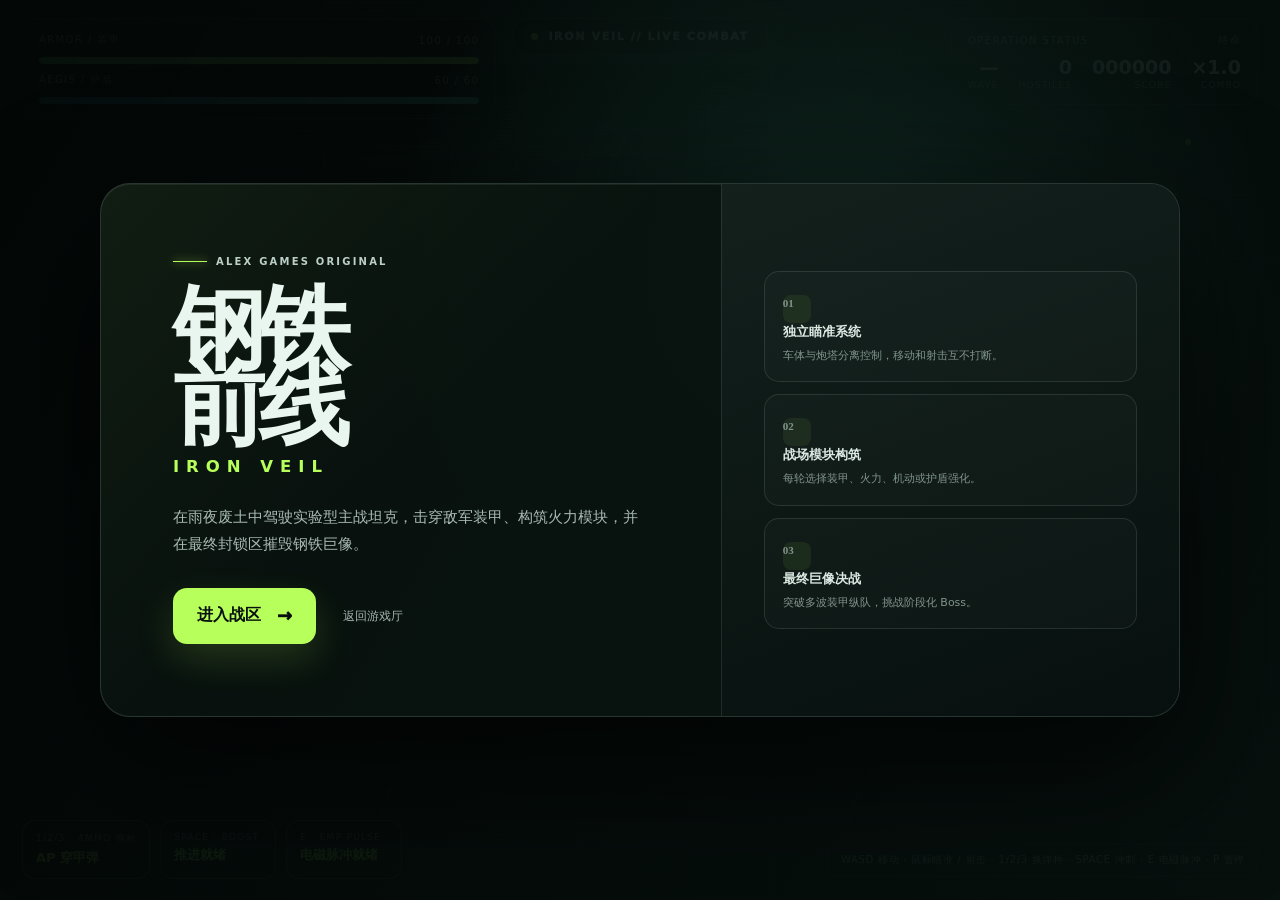
<file: games/tank-strike/index.html>
<!doctype html>
<html lang="zh-CN">
<head>
  <meta charset="utf-8">
  <meta name="viewport" content="width=device-width,initial-scale=1,maximum-scale=1,user-scalable=no,viewport-fit=cover">
  <meta name="theme-color" content="#07100f">
  <meta name="description" content="钢铁前线 IRON VEIL，一款高质感俯视角坦克射击游戏。">
  <title>钢铁前线 · IRON VEIL</title>
  <style>
    :root{color-scheme:dark;--ink:#e9f5ef;--muted:#8fa19a;--acid:#b7ff5a;--cyan:#61e8db;--amber:#ffbb5b;--danger:#ff665e;--glass:#0a1412d9;--line:#d8fff01d;font-family:Inter,"Microsoft YaHei",system-ui,sans-serif}
    *{box-sizing:border-box}html,body{margin:0;width:100%;height:100%;overflow:hidden;background:#050908;color:var(--ink);touch-action:none;user-select:none}button{font:inherit;color:inherit}canvas{position:fixed;inset:0;width:100%;height:100%;display:block;cursor:crosshair;background:#07100f}
    body:before{content:"";position:fixed;inset:0;z-index:5;pointer-events:none;opacity:.16;background:repeating-linear-gradient(0deg,transparent 0 3px,#000 4px);mix-blend-mode:soft-light}body:after{content:"";position:fixed;inset:0;z-index:6;pointer-events:none;background:radial-gradient(circle at center,transparent 48%,#0008 100%)}
    .topbar{position:fixed;z-index:10;left:22px;right:22px;top:18px;display:grid;grid-template-columns:1fr auto 1fr;align-items:start;gap:16px;pointer-events:none}.hud-panel{min-width:270px;padding:14px 16px;border:1px solid var(--line);border-radius:15px;background:linear-gradient(135deg,#0c1815e8,#07100ee8);box-shadow:0 18px 45px #0007,inset 0 1px #ffffff0d;backdrop-filter:blur(14px)}
    .brand{display:flex;align-items:center;gap:10px;justify-self:center;padding:11px 18px;border:1px solid #b7ff5a38;border-radius:999px;background:#08110fdb;box-shadow:0 0 34px #b7ff5a16;letter-spacing:.15em;font-size:11px;font-weight:950}.brand i{width:7px;height:7px;border-radius:50%;background:var(--acid);box-shadow:0 0 16px var(--acid)}
    .label-row,.stat-row{display:flex;align-items:center;justify-content:space-between;gap:12px}.label-row{font-size:10px;letter-spacing:.14em;color:#a7bab3;text-transform:uppercase}.stat-row{margin-top:11px;font-weight:900}.stat-row strong{font-size:22px;letter-spacing:-.04em}.bar{height:7px;margin-top:10px;border-radius:999px;background:#ffffff0c;overflow:hidden}.bar>i{display:block;height:100%;width:100%;border-radius:inherit;background:linear-gradient(90deg,#63d873,var(--acid));box-shadow:0 0 16px #b7ff5a60;transition:width .18s}.bar.shield>i{background:linear-gradient(90deg,#338ca8,var(--cyan));box-shadow:0 0 16px #61e8db55}.right-hud{justify-self:end;text-align:right}.right-hud .metrics{display:flex;gap:20px;justify-content:flex-end;margin-top:9px}.metric b{display:block;font-size:19px}.metric span{display:block;margin-top:2px;color:var(--muted);font-size:9px;letter-spacing:.13em}
    .ability{position:fixed;z-index:10;left:22px;bottom:21px;display:flex;gap:10px;pointer-events:none}.chip{min-width:116px;padding:11px 13px;border:1px solid var(--line);border-radius:13px;background:#07100ed9;backdrop-filter:blur(12px);box-shadow:0 12px 30px #0006}.chip span{display:block;color:#8fa19a;font-size:9px;letter-spacing:.14em}.chip b{display:block;margin-top:4px;font-size:13px}.chip.ready{border-color:#b7ff5a55}.chip.ready b{color:var(--acid)}
    .help{position:fixed;z-index:10;right:22px;bottom:23px;padding:9px 12px;border:1px solid var(--line);border-radius:10px;background:#07100ec9;color:#9eb0aa;font-size:10px;letter-spacing:.07em;pointer-events:none}
    .overlay{position:fixed;inset:0;z-index:30;display:grid;place-items:center;padding:24px;background:radial-gradient(circle at 65% 30%,#14342b99,transparent 42%),linear-gradient(120deg,#030706f4,#07110ef0);transition:opacity .25s}.overlay.hidden{opacity:0;pointer-events:none}.hero-card{width:min(1080px,94vw);display:grid;grid-template-columns:1.15fr .85fr;overflow:hidden;border:1px solid #d8fff027;border-radius:30px;background:#091310e8;box-shadow:0 50px 140px #000b,inset 0 1px #fff1}.hero-copy{padding:clamp(32px,6vw,72px);position:relative;isolation:isolate}.hero-copy:before{content:"";position:absolute;inset:0;z-index:-1;background:linear-gradient(135deg,#b7ff5a0d,transparent 50%)}.eyebrow{display:flex;align-items:center;gap:9px;color:#bcd0c8;font-size:10px;font-weight:900;letter-spacing:.22em;text-transform:uppercase}.eyebrow:before{content:"";width:34px;height:1px;background:var(--acid);box-shadow:0 0 9px var(--acid)}h1{margin:24px 0 12px;font-size:clamp(52px,8vw,92px);line-height:.82;letter-spacing:-.075em}h1 small{display:block;margin-top:18px;font-size:.18em;letter-spacing:.42em;color:var(--acid)}.lead{max-width:590px;margin:30px 0;color:#a9bab4;font-size:15px;line-height:1.8}.cta{display:inline-flex;align-items:center;gap:16px;min-height:56px;padding:0 24px;border:0;border-radius:14px;background:var(--acid);color:#07100d;font-weight:950;cursor:pointer;box-shadow:0 15px 38px #b7ff5a28;transition:.18s}.cta:hover,.cta:focus-visible{transform:translateY(-3px);box-shadow:0 20px 48px #b7ff5a38}.cta span{font-size:18px}.back-link{display:inline-flex;margin-left:13px;padding:14px;color:#a4b4ae;text-decoration:none;font-size:12px}.brief{display:grid;align-content:center;gap:12px;padding:42px;background:linear-gradient(160deg,#13201c,#07100e);border-left:1px solid var(--line)}.brief-item{padding:17px 18px;border:1px solid var(--line);border-radius:15px;background:#ffffff05}.brief-item b{display:block;color:#dceae4;font-size:13px}.brief-item span{display:block;margin-top:6px;color:#81948c;font-size:11px;line-height:1.55}.brief-num{display:inline-grid;place-items:center;width:28px;height:28px;margin-right:10px;border-radius:8px;background:#b7ff5a12;color:var(--acid);font:800 10px/1 ui-monospace}
    .modal{position:fixed;inset:0;z-index:24;display:grid;place-items:center;padding:24px;background:#020504ba;backdrop-filter:blur(9px)}.modal.hidden{display:none}.modal-card{width:min(940px,94vw);padding:34px;border:1px solid #d8fff026;border-radius:25px;background:#091310f2;box-shadow:0 35px 100px #000c}.modal h2{margin:0;font-size:34px;letter-spacing:-.045em}.modal-head{display:flex;justify-content:space-between;gap:15px;align-items:end}.modal-head p{margin:0;color:#83968f;font-size:12px}.upgrade-grid{display:grid;grid-template-columns:repeat(3,1fr);gap:13px;margin-top:25px}.upgrade{min-height:190px;padding:22px;text-align:left;border:1px solid var(--line);border-radius:18px;background:linear-gradient(150deg,#10201b,#0a1210);cursor:pointer;transition:.18s}.upgrade:hover,.upgrade:focus-visible{transform:translateY(-5px);border-color:#b7ff5a66;background:linear-gradient(150deg,#162b24,#0a1210);box-shadow:0 20px 42px #0007}.upgrade .icon{font-size:25px}.upgrade b{display:block;margin-top:22px;font-size:17px}.upgrade p{margin:9px 0 0;color:#8fa19a;font-size:12px;line-height:1.6}.summary{display:grid;grid-template-columns:repeat(4,1fr);gap:10px;margin:25px 0}.summary div{padding:15px;border:1px solid var(--line);border-radius:14px;background:#ffffff05}.summary span{display:block;color:#83968f;font-size:9px;letter-spacing:.12em}.summary b{display:block;margin-top:6px;font-size:21px}.result-actions{display:flex;gap:10px}.ghost{padding:0 18px;border:1px solid var(--line);border-radius:13px;background:#ffffff05;cursor:pointer}.mixer{display:grid;gap:10px;margin:18px 0 6px;padding:14px 16px;border:1px solid var(--line);border-radius:14px;background:#ffffff06}.mixer label{display:grid;grid-template-columns:52px 1fr 46px;align-items:center;gap:10px;color:#9eb0aa;font-size:12px}.mixer input[type=range]{width:100%;accent-color:var(--acid)}.mixer b{text-align:right;font-size:12px;color:#dceae4}.mixer button{min-height:32px;border:1px solid var(--line);border-radius:10px;background:#ffffff08;color:#c9d8d2;cursor:pointer}.mixer button.on{border-color:#b7ff5a66;color:var(--acid)}
    .wave-banner{position:fixed;z-index:18;left:50%;top:46%;transform:translate(-50%,-50%);text-align:center;pointer-events:none;opacity:0}.wave-banner.show{animation:wave 2s ease both}.wave-banner span{display:block;color:var(--acid);font-size:11px;letter-spacing:.45em}.wave-banner b{display:block;margin-top:8px;font-size:58px;letter-spacing:-.06em;text-shadow:0 0 40px #b7ff5a44}@keyframes wave{0%{opacity:0;transform:translate(-50%,-40%) scale(.92)}20%,70%{opacity:1;transform:translate(-50%,-50%) scale(1)}100%{opacity:0;transform:translate(-50%,-60%) scale(1.05)}}
    .mobile-controls{display:none;position:fixed;inset:0;z-index:16;pointer-events:none}.joystick{position:absolute;left:24px;bottom:30px;width:126px;height:126px;border:1px solid #d8fff025;border-radius:50%;background:#07100e82;box-shadow:inset 0 0 35px #0008;pointer-events:auto}.stick{position:absolute;left:38px;top:38px;width:50px;height:50px;border-radius:50%;background:#b7ff5a2e;border:1px solid #b7ff5a88;box-shadow:0 0 20px #b7ff5a2d}.touch-actions{position:absolute;right:22px;bottom:28px;display:grid;grid-template-columns:repeat(2,72px);gap:11px;pointer-events:auto}.touch-btn{height:62px;border:1px solid #d8fff02b;border-radius:18px;background:#07100edb;font-size:10px;font-weight:950;letter-spacing:.08em;box-shadow:0 10px 28px #0008}.touch-btn.fire{grid-row:span 2;height:135px;background:#b7ff5a24;border-color:#b7ff5a66;color:var(--acid)}
    @media(max-width:820px),(pointer:coarse){canvas{cursor:default}.mobile-controls{display:block}.help{display:none}.topbar{left:10px;right:10px;top:10px;grid-template-columns:1fr 1fr}.brand{display:none}.hud-panel{min-width:0;padding:10px 11px;border-radius:12px}.right-hud{grid-column:2}.right-hud .metrics{gap:10px}.metric b{font-size:15px}.metric span{font-size:7px}.stat-row{margin-top:7px}.stat-row strong{font-size:17px}.bar{height:5px;margin-top:6px}.ability{display:none}.hero-card{grid-template-columns:1fr}.brief{display:none}.hero-copy{padding:36px 28px}h1{font-size:57px}.lead{font-size:13px;margin:22px 0}.back-link{display:block;margin:13px 0 0}.modal-card{padding:24px 18px}.upgrade-grid{grid-template-columns:1fr;max-height:58vh;overflow:auto}.upgrade{min-height:116px}.upgrade b{margin-top:10px}.summary{grid-template-columns:repeat(2,1fr)}}
  </style>
</head>
<body>
  <canvas id="game" aria-label="钢铁前线坦克战场"></canvas>

  <div class="topbar" aria-live="polite">
    <div class="hud-panel">
      <div class="label-row"><span>ARMOR / 装甲</span><span id="hpText">100 / 100</span></div>
      <div class="bar"><i id="hpBar"></i></div>
      <div class="label-row" style="margin-top:9px"><span>AEGIS / 护盾</span><span id="shieldText">60 / 60</span></div>
      <div class="bar shield"><i id="shieldBar"></i></div>
    </div>
    <div class="brand"><i></i> IRON VEIL // LIVE COMBAT</div>
    <div class="hud-panel right-hud">
      <div class="label-row"><span>OPERATION STATUS</span><span id="modeText">待命</span></div>
      <div class="metrics"><div class="metric"><b id="waveText">—</b><span>WAVE</span></div><div class="metric"><b id="enemyText">0</b><span>HOSTILES</span></div><div class="metric"><b id="scoreText">000000</b><span>SCORE</span></div><div class="metric"><b id="comboText">×1.0</b><span>COMBO</span></div></div>
    </div>
  </div>

  <div class="ability"><div class="chip ready" id="ammoChip"><span>1/2/3 · AMMO 弹种</span><b id="ammoText">AP 穿甲弹</b></div><div class="chip ready" id="dashChip"><span>SPACE · BOOST</span><b id="dashText">推进就绪</b></div><div class="chip ready" id="empChip"><span>E · EMP PULSE</span><b id="empText">电磁脉冲就绪</b></div></div>
  <div class="help">WASD 移动 · 鼠标瞄准 / 射击 · 1/2/3 换弹种 · SPACE 冲刺 · E 电磁脉冲 · P 暂停</div>
  <div class="wave-banner" id="waveBanner"><span>THREAT DETECTED</span><b id="waveBannerText">WAVE 1</b></div>

  <div class="overlay" id="menu">
    <div class="hero-card">
      <section class="hero-copy">
        <div class="eyebrow">Alex Games Original</div>
        <h1>钢铁<br>前线<small>IRON VEIL</small></h1>
        <p class="lead">在雨夜废土中驾驶实验型主战坦克，击穿敌军装甲、构筑火力模块，并在最终封锁区摧毁钢铁巨像。</p>
        <button class="cta" id="startBtn">进入战区 <span>→</span></button><a class="back-link" href="../../index.html">返回游戏厅</a>
      </section>
      <aside class="brief">
        <div class="brief-item"><b><span class="brief-num">01</span>独立瞄准系统</b><span>车体与炮塔分离控制，移动和射击互不打断。</span></div>
        <div class="brief-item"><b><span class="brief-num">02</span>战场模块构筑</b><span>每轮选择装甲、火力、机动或护盾强化。</span></div>
        <div class="brief-item"><b><span class="brief-num">03</span>最终巨像决战</b><span>突破多波装甲纵队，挑战阶段化 Boss。</span></div>
      </aside>
    </div>
  </div>

  <div class="modal hidden" id="upgradeModal">
    <div class="modal-card"><div class="modal-head"><div><div class="eyebrow">FIELD UPGRADE</div><h2>选择战场模块</h2></div><p>选择后进入下一波攻势</p></div><div class="upgrade-grid" id="upgradeGrid"></div></div>
  </div>
  <div class="modal hidden" id="pauseModal"><div class="modal-card" style="max-width:520px"><div class="eyebrow">TACTICAL PAUSE</div><h2 style="margin-top:18px">战斗暂停</h2><p style="color:#8fa19a;line-height:1.7">战场时间已冻结。重新校准炮塔后继续。</p><div class="mixer"><label>音乐 <input id="volMusic" type="range" min="0" max="100" value="45"><b id="volMusicV">45%</b></label><label>音效 <input id="volSfx" type="range" min="0" max="100" value="80"><b id="volSfxV">80%</b></label><label>静音 <button type="button" id="muteBtn">声音开</button></label></div><div class="result-actions"><button class="cta" id="resumeBtn">继续战斗</button><button class="ghost" id="pauseRestartBtn">重新部署</button></div></div></div>
  <div class="modal hidden" id="resultModal"><div class="modal-card" style="max-width:700px"><div class="eyebrow" id="resultEyebrow">MISSION COMPLETE</div><h2 id="resultTitle" style="margin-top:18px">封锁解除</h2><p id="resultCopy" style="color:#8fa19a;line-height:1.7">钢铁巨像已经熄火，战区重新归于寂静。</p><div class="summary"><div><span>SCORE</span><b id="resultScore">0</b></div><div><span>DESTROYED</span><b id="resultKills">0</b></div><div><span>MAX COMBO</span><b id="resultCombo">×1.0</b></div><div><span>UPGRADES</span><b id="resultUpgrades">0</b></div></div><div class="result-actions"><button class="cta" id="restartBtn">再次部署</button><a class="back-link" href="../../index.html">返回游戏厅</a></div></div></div>

  <div class="mobile-controls" id="mobileControls"><div class="joystick" id="joystick"><div class="stick" id="stick"></div></div><div class="touch-actions"><button class="touch-btn fire" id="fireBtn">FIRE</button><button class="touch-btn" id="ammoBtn">AP</button><button class="touch-btn" id="empBtn">EMP</button><button class="touch-btn" id="boostBtn">BOOST</button></div></div>

  <script>
  (() => {
    'use strict';
    const canvas = document.getElementById('game');
    const ctx = canvas.getContext('2d');
    const TAU = Math.PI * 2;
    const clamp = (v,a,b) => Math.max(a,Math.min(b,v));
    const lerp = (a,b,t) => a+(b-a)*t;
    const dist2 = (a,b) => (a.x-b.x)**2+(a.y-b.y)**2;
    const rand = (a,b) => a+Math.random()*(b-a);
    const $ = id => document.getElementById(id);
    const partWorld = (e,p) => {const c=Math.cos(e.angle),s=Math.sin(e.angle);return{x:e.x+p.ox*c-p.oy*s,y:e.y+p.ox*s+p.oy*c}};
    let W=innerWidth,H=innerHeight,DPR=1,last=performance.now(),raf=0;
    let audio=null,master=null,musicBus=null,sfxBus=null,musicTick=null,musicStep=0;
    const AUD_KEY='ironveil_audio_v1';
    const AUD=(function(){try{const o=Object.assign({music:.45,sfx:.8,mute:false},JSON.parse(localStorage.getItem(AUD_KEY)||'{}'));o.music=clamp(+o.music||0,0,1);o.sfx=clamp(+o.sfx||0,0,1);o.mute=!!o.mute;return o}catch(e){return{music:.45,sfx:.8,mute:false}}})();
    function saveAUD(){try{localStorage.setItem(AUD_KEY,JSON.stringify(AUD))}catch(e){}}
    const input={keys:new Set(),mouse:{x:innerWidth/2,y:innerHeight/2,down:false},joy:{x:0,y:0},touchFire:false};
    const state={mode:'menu',wave:0,maxWave:5,score:0,kills:0,combo:1,maxCombo:1,comboTimer:0,time:0,shotsFired:0,empUses:0,upgrades:[],enemies:[],bullets:[],particles:[],pickups:[],texts:[],decals:[],trackMarks:[],covers:[],shake:0,flash:0,waveLock:false};
    const player={x:innerWidth/2,y:innerHeight/2,r:24,angle:0,turret:0,hp:100,maxHp:100,shield:60,maxShield:60,speed:210,damage:28,fireRate:.62,bulletSpeed:820,lastShot:-9,invuln:0,dashCooldown:0,dashTime:0,empCooldown:0,multishot:1,pierce:0,alive:true,
      hullV:0,hullAngV:0,turnRate:2.35,turretSlew:5.0,recoilV:0,turretRecoil:0,hullPitch:0,muzzle:0,trackTimer:0,ammo:'AP',pen:95,armor:{front:60,side:42,back:30},dashMax:4.2};
    const ENEMY={
      scout:{name:'侦察车',r:18,hp:48,speed:135,damage:8,fire:1.55,range:390,color:'#ffb357',score:120,pen:45,armor:{front:35,side:24,back:16}},
      assault:{name:'突击坦克',r:23,hp:92,speed:88,damage:13,fire:1.28,range:480,color:'#ff765d',score:220,pen:60,armor:{front:70,side:42,back:26}},
      heavy:{name:'重装坦克',r:29,hp:190,speed:54,damage:19,fire:1.65,range:520,color:'#d65b65',score:390,pen:75,armor:{front:120,side:70,back:40}},
      artillery:{name:'远程炮车',r:22,hp:75,speed:62,damage:24,fire:2.15,range:700,color:'#d991ff',score:320,pen:85,armor:{front:40,side:30,back:20}},
      boss:{name:'钢铁巨像',r:55,hp:1350,speed:42,damage:20,fire:.82,range:690,color:'#ff4e54',score:4000,pen:95,armor:{front:180,side:120,back:80}}
    };
    const UPGRADES=[
      {id:'damage',icon:'◆',name:'钨芯穿甲弹',desc:'主炮伤害提高 24%。',apply:()=>player.damage*=1.24},
      {id:'rate',icon:'⌁',name:'磁轨供弹机',desc:'射击间隔缩短 17%。',apply:()=>player.fireRate*=.83},
      {id:'armor',icon:'⬢',name:'复合装甲',desc:'最大装甲提高 28，并立即修复。',apply:()=>{player.maxHp+=28;player.hp=Math.min(player.maxHp,player.hp+36)}},
      {id:'shield',icon:'◉',name:'宙斯盾阵列',desc:'最大护盾提高 24，并完全充能。',apply:()=>{player.maxShield+=24;player.shield=player.maxShield}},
      {id:'speed',icon:'≫',name:'矢量履带',desc:'移动速度提高 16%，推进冷却缩短。',apply:()=>{player.speed*=1.16;player.dashMax=Math.max(1.6,(player.dashMax||4.2)*0.78)}},
      {id:'multi',icon:'✦',name:'双联炮栓',desc:'增加一枚散射炮弹。',apply:()=>{player.multishot=Math.min(3,player.multishot+1)}},
      {id:'pierce',icon:'↠',name:'贯穿弹头',desc:'炮弹额外贯穿一个目标。',apply:()=>player.pierce++},
      {id:'repair',icon:'✚',name:'战地维修',desc:'立即恢复全部装甲与护盾。',apply:()=>{player.hp=player.maxHp;player.shield=player.maxShield}}
    ];
    // 弹种：AP 高穿单体 / HE 低穿群伤爆炸 / HEAT 无视斜甲高穿中伤
    const AMMO={
      AP:{key:'AP',name:'穿甲弹',pen:95,dmg:1,splash:0,color:'#c8ff75',hud:'#b7ff5a'},
      HE:{key:'HE',name:'高爆弹',pen:42,dmg:1.1,splash:74,color:'#ff9d5a',hud:'#ffbb5b'},
      HEAT:{key:'HEAT',name:'破甲弹',pen:120,dmg:.88,splash:0,color:'#ff5ce0',hud:'#ff7ae0'}
    };
    const AMMO_ORDER=['AP','HE','HEAT'];
    function cycleAmmo(dir){const i=AMMO_ORDER.indexOf(player.ammo);player.ammo=AMMO_ORDER[(i+(dir||1)+3)%3];sfx('ui')}

    function resize(){DPR=Math.min(devicePixelRatio||1,2);W=innerWidth;H=innerHeight;canvas.width=Math.round(W*DPR);canvas.height=Math.round(H*DPR);canvas.style.width=W+'px';canvas.style.height=H+'px';ctx.setTransform(DPR,0,0,DPR,0,0);player.x=clamp(player.x,38,W-38);player.y=clamp(player.y,76,H-38);generateDecals();for(const c of state.covers){c.x=clamp(c.x,c.hw+18,W-c.hw-18);c.y=clamp(c.y,c.hh+118,H-c.hh-18)}}
    function generateDecals(){state.decals=[];for(let i=0;i<46;i++)state.decals.push({x:Math.random()*W,y:Math.random()*H,r:rand(2,16),a:rand(.025,.1),t:Math.floor(rand(0,3))})}
    // ---- 可摧毁掩体：混凝土块，挡弹+挡车+可炸碎 ----
    function generateCovers(){state.covers=[];const target=Math.max(4,Math.min(8,Math.round(W*H/190000)));let tries=0;while(state.covers.length<target&&tries++<260){const hw=rand(26,54),hh=rand(22,48),x=rand(hw+70,W-hw-70),y=rand(hh+150,H-hh-70);if((x-player.x)**2+(y-player.y)**2<210*210)continue;if(state.covers.some(c=>Math.abs(c.x-x)<c.hw+hw+46&&Math.abs(c.y-y)<c.hh+hh+46))continue;const maxHp=Math.round(rand(140,300)),seed=Math.random();const cr=[];for(let i=0;i<6;i++)cr.push({x1:rand(-hw*.8,hw*.8),y1:rand(-hh*.8,hh*.8),x2:rand(-hw*.8,hw*.8),y2:rand(-hh*.8,hh*.8)});state.covers.push({x,y,hw,hh,hp:maxHp,maxHp,seed,cr})}}
    function resolveCircleRect(cx,cy,r,c){const nx=clamp(cx,c.x-c.hw,c.x+c.hw),ny=clamp(cy,c.y-c.hh,c.y+c.hh),dx=cx-nx,dy=cy-ny,d2=dx*dx+dy*dy;if(d2>r*r)return null;if(d2>1e-4){const d=Math.sqrt(d2),push=r-d;return{x:cx+dx/d*push,y:cy+dy/d*push}}const l=cx-(c.x-c.hw),ri=(c.x+c.hw)-cx,t=cy-(c.y-c.hh),bo=(c.y+c.hh)-cy,m=Math.min(l,ri,t,bo);if(m===l)return{x:c.x-c.hw-r,y:cy};if(m===ri)return{x:c.x+c.hw+r,y:cy};if(m===t)return{x:cx,y:c.y-c.hh-r};return{x:cx,y:c.y+c.hh+r}}
    function damageCover(c,b){c.hp-=(b.damage||10)*(b.splash>0?.85:1);for(let i=0;i<7;i++){const a=Math.atan2(-(b.vy||0),-(b.vx||0))+rand(-1,1),s=rand(70,220);state.particles.push({x:b.x,y:b.y,vx:Math.cos(a)*s,vy:Math.sin(a)*s,life:rand(.15,.4),max:.4,r:rand(1,3),color:i%2?'#b9b6a8':'#7d7a6e'})}state.shake=Math.max(state.shake,2);sfx('hit');if(c.hp<=0)destroyCover(c)}
    function destroyCover(c){c.hp=0;explosion(c.x,c.y,Math.max(c.hw,c.hh)/22,'#7d7a6e');for(let i=0;i<16;i++){const a=rand(0,TAU),s=rand(60,240);state.particles.push({x:c.x+rand(-c.hw,c.hw),y:c.y+rand(-c.hh,c.hh),vx:Math.cos(a)*s,vy:Math.sin(a)*s,life:rand(.3,.75),max:.75,r:rand(1.5,4.5),color:i%2?'#8a877c':'#5c5a51'})}state.decals.push({x:c.x,y:c.y,r:Math.max(c.hw,c.hh)*.7,a:.16,t:0});state.covers=state.covers.filter(x=>x!==c);floatText(c.x,c.y-6,'掩体损毁','#c9c6b6')}
    addEventListener('resize',resize);resize();

    function applyAUD(){const m=AUD.mute?0:1;if(musicBus)musicBus.gain.value=AUD.music*m;if(sfxBus)sfxBus.gain.value=AUD.sfx*m}
    function syncAUDUI(){const a=$('volMusic'),b=$('volSfx'),c=$('muteBtn');if(a){a.value=Math.round(AUD.music*100);$('volMusicV').textContent=a.value+'%'}if(b){b.value=Math.round(AUD.sfx*100);$('volSfxV').textContent=b.value+'%'}if(c){c.textContent=AUD.mute?'已静音':'声音开';c.classList.toggle('on',!AUD.mute)}}
    function ensureAudio(){if(audio){if(audio.state==='suspended')audio.resume();return}const AC=window.AudioContext||window.webkitAudioContext;if(!AC)return;audio=new AC();master=audio.createGain();master.gain.value=.22;master.connect(audio.destination);musicBus=audio.createGain();sfxBus=audio.createGain();musicBus.connect(master);sfxBus.connect(master);applyAUD();startBGM()}
    function tone(freq,dur=.08,type='sine',vol=.22,slide=0,bus){if(!audio||AUD.mute)return;const o=audio.createOscillator(),g=audio.createGain(),j=.94+Math.random()*.12;o.type=type;o.frequency.setValueAtTime(freq*j,audio.currentTime);o.frequency.exponentialRampToValueAtTime(Math.max(30,(freq+slide)*j),audio.currentTime+dur);g.gain.setValueAtTime(vol,audio.currentTime);g.gain.exponentialRampToValueAtTime(.001,audio.currentTime+dur);o.connect(g);g.connect(bus||sfxBus||master);o.start();o.stop(audio.currentTime+dur)}
    const SFX_VAR={shot:[[105,.09,'square',.18,-45],[88,.1,'square',.16,-38],[122,.08,'sawtooth',.15,-50]],hit:[[240,.055,'square',.12,-90],[210,.06,'square',.11,-70],[270,.05,'sawtooth',.1,-100]],boom:[[72,.22,'sawtooth',.22,-38],[58,.26,'sawtooth',.2,-30]],shield:[[540,.09,'sine',.13,220],[480,.1,'sine',.12,180]],emp:[[150,.5,'sine',.18,1050]],ui:[[420,.08,'sine',.12,180],[390,.07,'sine',.1,150]],ding:[[1250,.07,'square',.12,-560],[1180,.08,'sine',.1,-480]],pen:[[180,.1,'sawtooth',.16,-70],[160,.11,'sawtooth',.15,-55]],win:[[523,.2,'triangle',.14,0],[659,.2,'triangle',.14,0],[784,.35,'triangle',.16,0]],lose:[[196,.28,'sawtooth',.14,-40],[131,.4,'sawtooth',.12,-20]],boss:[[80,.35,'sawtooth',.16,40],[160,.22,'square',.1,0]]};
    let _sfxLast={};
    function sfx(name){if(AUD.mute||AUD.sfx<=.001)return;if(name==='shot'){const v=SFX_VAR.shot[pickVar('shot')];tone(v[0],v[1],v[2],v[3],v[4]);tone(42,.12,'sawtooth',.13,-8);return}if(name==='hit'){const v=SFX_VAR.hit[pickVar('hit')];tone(v[0],v[1],v[2],v[3],v[4]);return}if(name==='boom'){const v=SFX_VAR.boom[pickVar('boom')];tone(v[0],v[1],v[2],v[3],v[4]);tone(35,.28,'square',.12,-4);return}if(name==='shield'){const v=SFX_VAR.shield[pickVar('shield')];tone(v[0],v[1],v[2],v[3],v[4]);return}if(name==='emp'){tone(150,.5,'sine',.18,1050);return}if(name==='ui'){const v=SFX_VAR.ui[pickVar('ui')];tone(v[0],v[1],v[2],v[3],v[4]);return}if(name==='ding'){const v=SFX_VAR.ding[pickVar('ding')];tone(v[0],v[1],v[2],v[3],v[4]);tone(2050,.05,'sine',.07,-300);return}if(name==='pen'){const v=SFX_VAR.pen[pickVar('pen')];tone(v[0],v[1],v[2],v[3],v[4]);tone(90,.12,'square',.1,-20);return}if(name==='win'){[523,659,784].forEach((f,i)=>setTimeout(()=>tone(f,.28,'triangle',.14,80),i*160));return}if(name==='lose'){tone(160,.45,'sawtooth',.14,-70);tone(90,.55,'square',.1,-20);return}if(name==='boss'){tone(70,.4,'sawtooth',.16,50);tone(140,.25,'square',.1,0)}}
    function pickVar(k){const n=(SFX_VAR[k]||[]).length||1;let i=Math.floor(Math.random()*n);if(n>1&&i===_sfxLast[k])i=(i+1)%n;_sfxLast[k]=i;return i}
    function startBGM(){if(musicTick||!audio)return;const pulse=()=>{if(audio&&!AUD.mute&&AUD.music>.001&&(state.mode==='playing'||state.mode==='paused'||state.mode==='menu')){const boss=state.enemies.some(e=>e.type==='boss');const tense=state.mode==='playing'&&(boss||state.enemies.length>6);const root=tense?82:110;tone(root,tense?.55:.8,'sine',.07,0,musicBus);if(musicStep%2===0)tone(root*1.5,tense?.35:.5,'triangle',.04,0,musicBus);if(boss&&musicStep%3===0)tone(55,.4,'sawtooth',.05,10,musicBus);musicStep++}musicTick=setTimeout(pulse,bossish()?280:420)};pulse()}
    function bossish(){return state.mode==='playing'&&state.enemies.some(e=>e.type==='boss')}

    function resetPlayer(){Object.assign(player,{x:W/2,y:H*.6,r:24,angle:-Math.PI/2,turret:-Math.PI/2,hp:100,maxHp:100,shield:60,maxShield:60,speed:210,damage:28,fireRate:.62,bulletSpeed:820,lastShot:-9,invuln:0,dashCooldown:0,dashTime:0,empCooldown:0,multishot:1,pierce:0,alive:true,hullV:0,hullAngV:0,turnRate:2.35,turretSlew:5.0,recoilV:0,turretRecoil:0,hullPitch:0,muzzle:0,trackTimer:0,ammo:'AP',pen:95,armor:{front:60,side:42,back:30},dashMax:4.2})}
    function startGame(){ensureAudio();audio?.resume();resetPlayer();Object.assign(state,{mode:'playing',wave:0,score:0,kills:0,combo:1,maxCombo:1,comboTimer:0,time:0,shotsFired:0,empUses:0,upgrades:[],enemies:[],bullets:[],particles:[],pickups:[],texts:[],trackMarks:[],covers:[],shake:0,flash:0,waveLock:false});generateCovers();hideAll();$('menu').classList.add('hidden');startWave(1);canvas.focus();sfx('ui')}
    function hideAll(){['upgradeModal','pauseModal','resultModal'].forEach(id=>$(id).classList.add('hidden'))}
    function spawnPoint(){let x,y;do{x=rand(50,W-50);y=rand(100,H-50)}while((x-player.x)**2+(y-player.y)**2<Math.min(W,H)**2*.16);return{x,y}}
    function layTracks(x,y,ang,r,color){const px=Math.cos(ang+Math.PI/2),py=Math.sin(ang+Math.PI/2),off=r*.55;for(const s of[-1,1])state.trackMarks.push({x:x+px*off*s,y:y+py*off*s,a:ang,life:1,color:color||'#0c1512'});if(state.trackMarks.length>240)state.trackMarks.splice(0,state.trackMarks.length-240)}
    function spawnEnemy(type='scout',x,y){const cfg=ENEMY[type]||ENEMY.scout,p=Number.isFinite(x)?{x,y}:spawnPoint();const e={type,x:p.x,y:p.y,r:cfg.r,hp:cfg.hp,maxHp:cfg.hp,speed:cfg.speed,damage:cfg.damage,fire:cfg.fire,range:cfg.range,color:cfg.color,score:cfg.score,armor:cfg.armor,pen:cfg.pen,recoil:0,angle:Math.random()*TAU,turret:0,lastShot:state.time-rand(0,cfg.fire),stun:0,hit:0,phase:0,strafe:Math.random()<.5?-1:1,id:crypto.randomUUID?.()||Math.random().toString(36)};
      if(type==='boss'){e.parts=[
        {key:'turretL',ox:e.r*.62,oy:-e.r*.66,r:e.r*.34,hp:240,maxHp:240,dead:false,kind:'turret',lastShot:state.time-rand(0,cfg.fire)},
        {key:'turretR',ox:e.r*.62,oy:e.r*.66,r:e.r*.34,hp:240,maxHp:240,dead:false,kind:'turret',lastShot:state.time-rand(0,cfg.fire)},
        {key:'core',ox:-e.r*.74,oy:0,r:e.r*.32,hp:1,maxHp:1,dead:false,kind:'core'}
      ];e.corePulse=0}
      state.enemies.push(e);return e}
    function startWave(n){state.wave=n;state.waveLock=true;state.bullets=state.bullets.filter(b=>b.owner==='player');if(n===state.maxWave){spawnEnemy('boss');for(let i=0;i<3;i++)spawnEnemy('scout');sfx('boss')}else{const count=3+n*2;for(let i=0;i<count;i++){let type='scout';if(n>=2&&i%3===0)type='assault';if(n>=3&&i%5===0)type='heavy';if(n>=4&&i%4===1)type='artillery';spawnEnemy(type)}}showWave(n);setTimeout(()=>state.waveLock=false,900)}
    function showWave(n){$('waveBannerText').textContent=n===state.maxWave?'BOSS // COLOSSUS':'WAVE '+String(n).padStart(2,'0');$('waveBanner').classList.remove('show');void $('waveBanner').offsetWidth;$('waveBanner').classList.add('show')}
    function finishWave(){if(state.mode!=='playing')return;if(state.wave>=state.maxWave){endGame(true);return}state.mode='upgrade';const picks=[...UPGRADES].sort(()=>Math.random()-.5).slice(0,3);const grid=$('upgradeGrid');grid.innerHTML='';for(const u of picks){const b=document.createElement('button');b.className='upgrade';b.dataset.upgrade=u.id;b.innerHTML=`<span class="icon">${u.icon}</span><b>${u.name}</b><p>${u.desc}</p>`;b.onclick=()=>chooseUpgrade(u.id);grid.appendChild(b)}$('upgradeModal').classList.remove('hidden');sfx('ui')}
    function chooseUpgrade(id){const u=UPGRADES.find(x=>x.id===id);if(!u||state.mode!=='upgrade')return false;u.apply();state.upgrades.push(id);$('upgradeModal').classList.add('hidden');state.mode='playing';startWave(state.wave+1);return true}
    function endGame(win){state.mode=win?'victory':'gameover';input.mouse.down=false;input.touchFire=false;$('resultEyebrow').textContent=win?'MISSION COMPLETE':'SIGNAL LOST';$('resultTitle').textContent=win?'封锁解除':'装甲失效';$('resultCopy').textContent=win?'钢铁巨像已经熄火，战区重新归于寂静。':'实验车组已撤离战区，重新整备后再次部署。';$('resultScore').textContent=Math.round(state.score).toLocaleString();$('resultKills').textContent=state.kills;$('resultCombo').textContent='×'+state.maxCombo.toFixed(1);$('resultUpgrades').textContent=state.upgrades.length;$('resultModal').classList.remove('hidden');sfx(win?'win':'lose')}
    function togglePause(){if(state.mode==='playing'){state.mode='paused';$('pauseModal').classList.remove('hidden')}else if(state.mode==='paused'){state.mode='playing';$('pauseModal').classList.add('hidden');last=performance.now()}}

    function shoot(owner,x,y,angle,damage,speed,pierce=0,color,pen=70,ammo='AP',splash=0){state.bullets.push({owner,x,y,px:x,py:y,vx:Math.cos(angle)*speed,vy:Math.sin(angle)*speed,r:owner==='player'?(ammo==='HE'?5.5:4.5):5.5,life:2.2,damage,pierce,pen,ammo,splash,hits:new Set(),color:color||(owner==='player'?'#c8ff75':'#ff725f')})}
    function playerShoot(angle=player.turret){if(state.mode!=='playing'||state.time-player.lastShot<player.fireRate)return false;player.lastShot=state.time;state.shotsFired++;const spread=.085;const am=AMMO[player.ammo]||AMMO.AP;for(let i=0;i<player.multishot;i++){const off=(i-(player.multishot-1)/2)*spread;shoot('player',player.x+Math.cos(angle)*32,player.y+Math.sin(angle)*32,angle+off,player.damage*am.dmg,player.bulletSpeed,player.pierce,am.color,am.pen,am.key,am.splash)}muzzleBlast(player.x,player.y,angle,1);
      // 后坐：车身沿炮口反方向被推、炮塔回弹、车体后仰、屏震
      player.recoilV=Math.min(360,player.recoilV+300);player.turretRecoil=Math.min(9,player.turretRecoil+8);player.hullPitch=Math.min(1.3,player.hullPitch+1.1);player.muzzle=.08;
      state.shake=Math.max(state.shake,7.5);sfx('shot');return true}
    function muzzleBlast(cx,cy,angle,scale){const mx=cx+Math.cos(angle)*(34*scale),my=cy+Math.sin(angle)*(34*scale);
      // 炮口火光：亮核 + 火星锥
      state.particles.push({x:mx,y:my,vx:0,vy:0,life:.09,max:.09,r:14*scale,color:'#fff6cf',blast:true});
      for(let i=0;i<9;i++){const a=angle+rand(-.5,.5),s=rand(120,360)*scale;state.particles.push({x:mx,y:my,vx:Math.cos(a)*s,vy:Math.sin(a)*s,life:rand(.12,.3),max:.3,r:rand(1.4,3.6),color:i%2?'#ffd873':'#fff2c4'})}
      // 烟圈：向炮口方向缓慢扩散并抬升
      state.particles.push({x:mx,y:my,vx:Math.cos(angle)*40,vy:Math.sin(angle)*40-8,life:.75,max:.75,r:6*scale,color:'#b8b0a0',smoke:true});
      state.particles.push({x:mx-Math.cos(angle)*6,y:my-Math.sin(angle)*6,vx:Math.cos(angle)*18,vy:Math.sin(angle)*18-14,life:.9,max:.9,r:4*scale,color:'#9c948680',smoke:true});}
    function enemyShoot(e){const base=Math.atan2(player.y-e.y,player.x-e.x);
      if(e.type==='boss'&&e.parts){const turrets=e.parts.filter(p=>p.kind==='turret'&&!p.dead);
        if(turrets.length){for(const p of turrets){const w=partWorld(e,p),a=Math.atan2(player.y-w.y,player.x-w.x);shoot('enemy',w.x,w.y,a,e.damage*.82,360,0,'#ff8a5f',e.pen,'AP');muzzleBlast(w.x,w.y,a,.7)}}
        else{for(let i=-2;i<=2;i++)shoot('enemy',e.x,e.y,base+i*.15,e.damage,360,0,'#ff3b52',e.pen,'AP');muzzleBlast(e.x+Math.cos(base)*e.r,e.y+Math.sin(base)*e.r,base,1)}
        e.recoil=Math.min(7,(e.recoil||0)+6);e.lastShot=state.time;sfx('shot');return}
      shoot('enemy',e.x,e.y,base,e.damage,e.type==='artillery'?280:330,0,e.type==='artillery'?'#d991ff':'#ff725f',e.pen,'AP');e.recoil=Math.min(7,(e.recoil||0)+7);muzzleBlast(e.x+Math.cos(base)*e.r,e.y+Math.sin(base)*e.r,base,.7);e.lastShot=state.time;sfx('shot')}
    // 玩家炮弹命中 Boss：优先判定可摧毁部件 —— 侧炮塔(减火力) / 尾部反应堆弱点(2.4x 伤害)
    function bossPartHit(e,b){let best=null,bd=1e9;for(const p of e.parts){if(p.dead)continue;const w=partWorld(e,p),dd=(b.x-w.x)**2+(b.y-w.y)**2;if(dd<(b.r+p.r)**2&&dd<bd){bd=dd;best=p}}return best}
    function handleBossPart(e,p,b){const w=partWorld(e,p);if(p.kind==='turret'){p.hp-=b.damage;p.hit=.12;burst(w.x,w.y,'#ffb45c',6,120);floatText(w.x,w.y-p.r-6,'-'+Math.round(b.damage),'#ffd08a');if(p.hp<=0){p.dead=true;explosion(w.x,w.y,.9,'#ff8b50');floatText(w.x,w.y-8,'炮塔损毁','#ffbb5b')}sfx('hit')}else{const dmg=b.damage*2.4;e.corePulse=.3;e.hit=.11;damageEnemy(e,dmg,'core')}}
    function useDash(){if(state.mode!=='playing'||player.dashCooldown>0)return false;player.dashCooldown=player.dashMax||4.2;player.dashTime=.22;player.invuln=.32;burst(player.x,player.y,'#b7ff5a',20,180);tone(170,.18,'sawtooth',.12,220);return true}
    function useEMP(){if(state.mode!=='playing'||player.empCooldown>0)return false;player.empCooldown=10;state.empUses++;state.bullets=state.bullets.filter(b=>b.owner==='player'||dist2(b,player)>260*260);for(const e of state.enemies){if(dist2(e,player)<300*300){e.stun=Math.max(e.stun,2.4);damageEnemy(e,38)}}for(let i=0;i<72;i++){const a=i/72*TAU;state.particles.push({x:player.x,y:player.y,vx:Math.cos(a)*rand(170,390),vy:Math.sin(a)*rand(170,390),life:rand(.35,.75),max:.75,r:rand(1,3),color:'#61e8db',ring:true})}state.flash=.23;state.shake=8;sfx('emp');return true}
    // ---- 装甲跳弹/穿透：按命中面(正/侧/背)厚度 + 入射倾角(斜甲等效厚度) 判定 ----
    function resolveArmor(t,tAngle,b){const hitDir=Math.atan2(b.y-t.y,b.x-t.x);const relS=((hitDir-tAngle+Math.PI*3)%TAU)-Math.PI,rel=Math.abs(relS);const face=rel<Math.PI/3?'front':rel>Math.PI*2/3?'back':'side';const armor=t.armor||{front:60,side:42,back:30},thick=armor[face];const outN=face==='front'?tAngle:face==='back'?tAngle+Math.PI:tAngle+(relS>=0?Math.PI/2:-Math.PI/2);const bdir=Math.atan2(b.vy,b.vx),inN=outN+Math.PI;const inc=Math.abs(((bdir-inN+Math.PI*3)%TAU)-Math.PI);const cosI=Math.max(Math.cos(inc),.001),eff=thick/Math.max(cosI,.26),pen=(b.pen||70)*(b.penMul||1);let penetrated;if(b.ammo==='HEAT')penetrated=pen>=thick*.92;else if(inc>1.13)penetrated=false;else penetrated=pen>=eff;return{face,inc,penetrated,eff,pen,outN,thick}}
    function ricochet(b,R){const nx=Math.cos(R.outN),ny=Math.sin(R.outN),dot=b.vx*nx+b.vy*ny;b.vx=(b.vx-2*dot*nx)*.55;b.vy=(b.vy-2*dot*ny)*.55;b.x+=nx*4;b.y+=ny*4;b.damage*=.2;b.pen*=.4;b.life=Math.min(b.life,.4);for(let i=0;i<9;i++){const a=R.outN+rand(-.95,.95),s=rand(140,360);state.particles.push({x:b.x,y:b.y,vx:Math.cos(a)*s,vy:Math.sin(a)*s,life:rand(.1,.3),max:.3,r:rand(1,2.8),color:i%2?'#fff':'#ffd36a'})}state.shake=Math.max(state.shake,2.5);sfx('ding')}
    function damageEnemy(e,dmg,face){e.hp-=dmg;e.hit=.11;const c=face==='core'?'#ff5ce0':face==='back'?'#ff9de0':face==='side'?'#ffe08a':'#e8ffc9';const pre=face==='core'?'弱点 -':face==='back'?'背刺 -':'-';floatText(e.x,e.y-25,pre+Math.round(dmg),c);burst(e.x,e.y,e.color,7,115);sfx(face?'pen':'hit');if(e.hp<=0)destroyEnemy(e)}
    function destroyEnemy(e){if(e.dead)return;e.dead=true;state.kills++;state.combo=Math.min(5,state.combo+.18);state.maxCombo=Math.max(state.maxCombo,state.combo);state.comboTimer=3.1;state.score+=e.score*state.combo;explosion(e.x,e.y,e.type==='boss'?2.4:e.r/22,e.color);if(e.type==='boss')state.flash=.7;if(Math.random()<.16&&e.type!=='boss')spawnPickup(e.x,e.y);}
    function damagePlayer(dmg){if(state.mode!=='playing'||player.invuln>0)return false;let left=dmg;if(player.shield>0){const used=Math.min(left,player.shield);player.shield-=used;left-=used;sfx('shield')}if(left>0)player.hp-=left;player.invuln=.24;state.shake=9;state.flash=.13;floatText(player.x,player.y-30,'-'+Math.round(dmg),'#ff8178');burst(player.x,player.y,'#ff665e',13,150);if(player.hp<=0){player.hp=0;player.alive=false;explosion(player.x,player.y,2,'#b7ff5a');setTimeout(()=>endGame(false),550)}return true}
    function spawnPickup(x,y){const types=['repair','shield','overdrive'];state.pickups.push({x,y,type:types[Math.floor(Math.random()*types.length)],r:13,life:12,pulse:0})}
    function collectPickup(p){if(p.type==='repair'){player.hp=Math.min(player.maxHp,player.hp+24);floatText(p.x,p.y,'装甲 +24','#b7ff5a')}else if(p.type==='shield'){player.shield=Math.min(player.maxShield,player.shield+28);floatText(p.x,p.y,'护盾 +28','#61e8db')}else{player.lastShot-=1;state.score+=350;floatText(p.x,p.y,'超频 +350','#ffbb5b')}p.dead=true;sfx('ui')}
    function burst(x,y,color,count=10,speed=100){for(let i=0;i<count;i++){const a=Math.random()*TAU,s=rand(speed*.35,speed);state.particles.push({x,y,vx:Math.cos(a)*s,vy:Math.sin(a)*s,life:rand(.18,.55),max:.55,r:rand(1,3.8),color})}}
    function explosion(x,y,scale=1,color='#ff8b50'){burst(x,y,color,Math.round(22*scale),210*scale);burst(x,y,'#ffd98a',Math.round(10*scale),140*scale);state.particles.push({x,y,vx:0,vy:0,life:.5,max:.5,r:10*scale,color:'#ffb45c',blast:true});state.shake=Math.max(state.shake,8*scale);sfx('boom')}
    function floatText(x,y,text,color){state.texts.push({x,y,text,color,life:.85,max:.85})}
    function splashDamage(b){explosion(b.x,b.y,.95,'#ffb45c');state.particles.push({x:b.x,y:b.y,vx:0,vy:0,life:.22,max:.22,r:b.splash*.5,color:'#ff9d5a',blast:true});for(const e2 of state.enemies){if(e2.dead)continue;const dd=Math.hypot(e2.x-b.x,e2.y-b.y);if(dd<b.splash+e2.r){const fall=clamp(1-dd/(b.splash+e2.r),0,1),dmg=b.damage*(.5+.5*fall);damageEnemy(e2,dmg)}}}

    function update(dt){state.time+=dt;state.shake=Math.max(0,state.shake-dt*28);state.flash=Math.max(0,state.flash-dt);if(state.mode!=='playing'){updateFx(dt);return}
      if(player.invuln>0)player.invuln-=dt;if(player.dashCooldown>0)player.dashCooldown-=dt;if(player.empCooldown>0)player.empCooldown-=dt;if(player.dashTime>0)player.dashTime-=dt;
      // ---- 履带物理：车身双轴分离（W/S 前后，A/D 原地转向，带惯性与迟滞）----
      const kf=(input.keys.has('KeyW')||input.keys.has('ArrowUp'))?1:0,kb=(input.keys.has('KeyS')||input.keys.has('ArrowDown'))?1:0;
      const kl=(input.keys.has('KeyA')||input.keys.has('ArrowLeft'))?1:0,kr=(input.keys.has('KeyD')||input.keys.has('ArrowRight'))?1:0;
      let throttle=kf-kb,steer=kr-kl;
      if(Math.abs(input.joy.y)>.06)throttle=clamp(throttle-input.joy.y,-1,1);
      if(Math.abs(input.joy.x)>.06)steer=clamp(steer+input.joy.x,-1,1);
      player.hullAngV=lerp(player.hullAngV,steer*player.turnRate,clamp(dt*7,0,1));
      player.angle+=player.hullAngV*dt;
      const boost=player.dashTime>0?2.4:1,maxV=player.speed*boost*(throttle<0?.55:1);
      player.hullV=lerp(player.hullV,throttle*maxV,clamp(dt*(throttle?3.2:4.6),0,1));
      player.recoilV*=Math.pow(.015,dt);player.turretRecoil=lerp(player.turretRecoil,0,clamp(dt*13,0,1));player.hullPitch=lerp(player.hullPitch,0,clamp(dt*7,0,1));if(player.muzzle>0)player.muzzle-=dt;
      let ddx=Math.cos(player.angle)*player.hullV*dt-Math.cos(player.turret)*player.recoilV*dt;
      let ddy=Math.sin(player.angle)*player.hullV*dt-Math.sin(player.turret)*player.recoilV*dt;
      player.x=clamp(player.x+ddx,34,W-34);player.y=clamp(player.y+ddy,82,H-34);
      for(const c of state.covers){if(c.hp<=0)continue;const res=resolveCircleRect(player.x,player.y,player.r*.8,c);if(res){player.x=clamp(res.x,34,W-34);player.y=clamp(res.y,82,H-34);player.hullV*=.5}}
      const moving=Math.abs(player.hullV)>14;
      player.trackTimer-=dt;if(moving&&player.trackTimer<=0){player.trackTimer=.05;layTracks(player.x,player.y,player.angle,player.r,'#0c1512');}
      if(moving&&Math.random()<dt*13){const rr=player.angle+Math.PI;state.particles.push({x:player.x+Math.cos(rr)*20+rand(-6,6),y:player.y+Math.sin(rr)*20+rand(-6,6),vx:rand(-15,15),vy:rand(-15,15),life:rand(.4,.75),max:.75,r:rand(2.5,6),color:'#8a8375',dust:true})}
      // ---- 炮塔独立跟随，角速度上限，不能瞬移 ----
      let taim;
      if(input.aimActive)taim=Math.atan2(input.aim.y-player.y,input.aim.x-player.x);
      else if(matchMedia('(pointer:coarse)').matches&&state.enemies.length){const nr=[...state.enemies].filter(e=>!e.dead).sort((a,b)=>dist2(a,player)-dist2(b,player))[0];taim=nr?Math.atan2(nr.y-player.y,nr.x-player.x):player.turret;}
      else taim=Math.atan2(input.mouse.y-player.y,input.mouse.x-player.x);
      let dta=((taim-player.turret+Math.PI)%TAU)-Math.PI;if(dta<-Math.PI)dta+=TAU;
      const slewMax=player.turretSlew*dt;player.turret+=clamp(dta,-slewMax,slewMax);
      if(input.mouse.down||input.touchFire)playerShoot();
      for(const e of state.enemies){if(e.dead)continue;e.hit=Math.max(0,e.hit-dt);if(e.recoil)e.recoil=lerp(e.recoil,0,clamp(dt*13,0,1));if(e.corePulse>0)e.corePulse-=dt;if(e.parts)for(const p of e.parts)if(p.hit)p.hit=Math.max(0,p.hit-dt);e.stun=Math.max(0,e.stun-dt);if(e.stun>0)continue;const dx=player.x-e.x,dy=player.y-e.y,d=Math.max(1,Math.hypot(dx,dy)),target=e.type==='artillery'?590:e.type==='boss'?430:e.range*.66;let move=d>target?1:d<target*.72?-0.65:0;let vx=dx/d*move+(-dy/d)*e.strafe*(move===0?.45:.12),vy=dy/d*move+(dx/d)*e.strafe*(move===0?.45:.12);const edge=55;if(e.x<edge)vx+=1;if(e.x>W-edge)vx-=1;if(e.y<95)vy+=1;if(e.y>H-edge)vy-=1;const vl=Math.hypot(vx,vy)||1;e.x=clamp(e.x+vx/vl*e.speed*dt,25,W-25);e.y=clamp(e.y+vy/vl*e.speed*dt,82,H-25);for(const c of state.covers){if(c.hp<=0)continue;const res=resolveCircleRect(e.x,e.y,e.r*.82,c);if(res){e.x=clamp(res.x,25,W-25);e.y=clamp(res.y,82,H-25)}}if(e.type==='heavy'||e.type==='boss')e.angle=lerpAngle(e.angle,Math.atan2(dy,dx),dt*(e.type==='boss'?1.1:2.6));else if(Math.abs(vx)+Math.abs(vy)>.1)e.angle=lerpAngle(e.angle,Math.atan2(vy,vx),dt*4);e.turret=lerpAngle(e.turret,Math.atan2(dy,dx),dt*(e.type==='heavy'?2.2:4));if(d<e.range&&state.time-e.lastShot>e.fire*(e.type==='boss'&&e.hp<e.maxHp*.5?.72:1))enemyShoot(e);if(d<player.r+e.r+4)damagePlayer(e.type==='boss'?30:10)}
      for(const b of state.bullets){b.px=b.x;b.py=b.y;b.x+=b.vx*dt;b.y+=b.vy*dt;b.life-=dt;if(b.x<-30||b.x>W+30||b.y<40||b.y>H+30)b.life=0;
        let struckCover=false;for(const c of state.covers){if(c.hp>0&&Math.abs(b.x-c.x)<c.hw+b.r&&Math.abs(b.y-c.y)<c.hh+b.r){if(b.splash>0)splashDamage(b);damageCover(c,b);b.life=0;struckCover=true;break}}
        if(struckCover){}else if(b.owner==='player'){for(const e of state.enemies){if(e.dead||b.hits.has(e.id))continue;if(dist2(b,e)<(b.r+e.r)**2){if(e.type==='boss'&&e.parts){const bp=bossPartHit(e,b);if(bp){handleBossPart(e,bp,b);b.hits.add(e.id+bp.key);if(b.pierce>0){b.pierce--;b.damage*=.8}else b.life=0;break}}if(b.splash>0){splashDamage(b);b.life=0;break}const R=resolveArmor(e,e.angle,b);if(R.penetrated){const dmg=b.damage*(R.face==='back'?1.4:R.face==='side'?1.12:1);damageEnemy(e,dmg,R.face);b.hits.add(e.id);if(b.pierce>0){b.pierce--;b.damage*=.8}else b.life=0}else{ricochet(b,R);floatText(e.x,e.y-e.r-8,'跳弹','#ffd36a');b.hits.add(e.id)}break}}}else if(!b.hits.has('player')&&dist2(b,player)<(b.r+player.r*.72)**2){const R=resolveArmor(player,player.angle,b);if(R.penetrated){const dmg=b.damage*(R.face==='back'?1.4:R.face==='side'?1.12:1);damagePlayer(dmg);b.life=0}else{ricochet(b,R);floatText(player.x,player.y-player.r-8,'跳弹','#9ad4ff');b.hits.add('player')}}}
      state.bullets=state.bullets.filter(b=>b.life>0);state.enemies=state.enemies.filter(e=>!e.dead);
      for(const p of state.pickups){p.life-=dt;p.pulse+=dt;if(dist2(p,player)<(p.r+player.r)**2)collectPickup(p)}state.pickups=state.pickups.filter(p=>p.life>0&&!p.dead);
      if(state.comboTimer>0)state.comboTimer-=dt;else state.combo=Math.max(1,state.combo-dt*.7);
      updateFx(dt);if(!state.waveLock&&state.enemies.length===0)finishWave();
    }
    function updateFx(dt){for(const p of state.particles){p.x+=p.vx*dt;p.y+=p.vy*dt;p.vx*=Math.pow(p.smoke?.5:.08,dt);p.vy*=Math.pow(p.smoke?.5:.08,dt);p.life-=dt;if(p.blast)p.r+=dt*260;if(p.smoke)p.r+=dt*34}state.particles=state.particles.filter(p=>p.life>0);for(const t of state.texts){t.y-=dt*38;t.life-=dt}state.texts=state.texts.filter(t=>t.life>0)}
    function lerpAngle(a,b,t){let d=(b-a+Math.PI)%(TAU)-Math.PI;return a+d*clamp(t,0,1)}

    function roundRect(x,y,w,h,r){ctx.beginPath();ctx.roundRect(x,y,w,h,r)}
    function drawBackground(){const g=ctx.createLinearGradient(0,0,0,H);g.addColorStop(0,'#101b18');g.addColorStop(.55,'#0a1412');g.addColorStop(1,'#07100e');ctx.fillStyle=g;ctx.fillRect(0,0,W,H);ctx.save();ctx.strokeStyle='#a9d9c40b';ctx.lineWidth=1;const s=64,ox=(state.time*8)%s,oy=(state.time*4)%s;for(let x=-s+ox;x<W+s;x+=s){ctx.beginPath();ctx.moveTo(x,0);ctx.lineTo(x,H);ctx.stroke()}for(let y=-s+oy;y<H+s;y+=s){ctx.beginPath();ctx.moveTo(0,y);ctx.lineTo(W,y);ctx.stroke()}ctx.restore();for(const d of state.decals){ctx.fillStyle=`rgba(130,165,149,${d.a})`;if(d.t===0){ctx.beginPath();ctx.arc(d.x,d.y,d.r,0,TAU);ctx.fill()}else{ctx.save();ctx.translate(d.x,d.y);ctx.rotate(d.r);ctx.fillRect(-d.r*1.8,-1,d.r*3.6,2);ctx.restore()}}
      for(let i=state.trackMarks.length-1;i>=0;i--){const t=state.trackMarks[i];t.life-=.0055;if(t.life<=0){state.trackMarks.splice(i,1);continue}ctx.save();ctx.globalAlpha=t.life*.5;ctx.translate(t.x,t.y);ctx.rotate(t.a);ctx.fillStyle=t.color;ctx.fillRect(-5,-2.5,10,5);ctx.restore()}
      ctx.save();ctx.globalAlpha=.17;ctx.strokeStyle='#8ee6c4';ctx.lineWidth=1;for(let i=0;i<42;i++){const x=(i*97+state.time*310)% (W+300)-150,y=(i*173)%H;ctx.beginPath();ctx.moveTo(x,y);ctx.lineTo(x-20,y+58);ctx.stroke()}ctx.restore();
    }
    function drawCover(c){const dmg=clamp(1-c.hp/c.maxHp,0,1);ctx.save();
      ctx.fillStyle='#02050470';roundRect(c.x-c.hw+4,c.y-c.hh+7,c.hw*2,c.hh*2,7);ctx.fill();
      const g=ctx.createLinearGradient(c.x-c.hw,c.y-c.hh,c.x+c.hw,c.y+c.hh);g.addColorStop(0,'#525d57');g.addColorStop(.5,'#39423d');g.addColorStop(1,'#242b28');ctx.fillStyle=g;roundRect(c.x-c.hw,c.y-c.hh,c.hw*2,c.hh*2,6);ctx.fill();
      ctx.fillStyle='#ffffff12';ctx.fillRect(c.x-c.hw+3,c.y-c.hh+3,c.hw*2-6,4);
      ctx.fillStyle='#00000026';ctx.fillRect(c.x-c.hw+3,c.y+c.hh-6,c.hw*2-6,3);
      ctx.strokeStyle='#c9d4ce14';ctx.lineWidth=1;for(let gy=-c.hh+ c.hh*.66;gy<c.hh;gy+=c.hh*.66){ctx.beginPath();ctx.moveTo(c.x-c.hw+3,c.y+gy);ctx.lineTo(c.x+c.hw-3,c.y+gy);ctx.stroke()}
      if(dmg>.2){ctx.strokeStyle=`rgba(9,11,10,${.35+dmg*.45})`;ctx.lineWidth=1.6;const n=Math.min(c.cr.length,Math.ceil(dmg*c.cr.length));for(let i=0;i<n;i++){const s=c.cr[i];ctx.beginPath();ctx.moveTo(c.x+s.x1,c.y+s.y1);ctx.lineTo(c.x+s.x2,c.y+s.y2);ctx.stroke()}}
      ctx.strokeStyle='#0a0f0d';ctx.lineWidth=2;roundRect(c.x-c.hw,c.y-c.hh,c.hw*2,c.hh*2,6);ctx.stroke();
      if(dmg>0.02){const w=c.hw*2*.82;ctx.fillStyle='#02050488';ctx.fillRect(c.x-w/2,c.y-c.hh-8,w,3);ctx.fillStyle=dmg>.6?'#ff7a5e':'#c9c6b6';ctx.fillRect(c.x-w/2,c.y-c.hh-8,w*(c.hp/c.maxHp),3)}
      ctx.restore()}
    function drawEnemyAccent(e){ctx.save();ctx.translate(e.x,e.y);ctx.rotate(e.angle);const r=e.r;
      if(e.type==='scout'){ctx.strokeStyle='#ffcf8a';ctx.lineWidth=1.4;ctx.beginPath();ctx.moveTo(-r*.2,-r*.6);ctx.lineTo(-r*.55,-r*1.15);ctx.stroke();ctx.fillStyle='#ffe08a';ctx.beginPath();ctx.arc(-r*.55,-r*1.15,1.8,0,TAU);ctx.fill()}
      else if(e.type==='heavy'){ctx.fillStyle='#2a1416';ctx.beginPath();ctx.moveTo(r*.84,-r*.6);ctx.lineTo(r*1.12,-r*.32);ctx.lineTo(r*1.12,r*.32);ctx.lineTo(r*.84,r*.6);ctx.closePath();ctx.fill();ctx.strokeStyle='#ff81784d';ctx.lineWidth=1.3;ctx.stroke()}
      else if(e.type==='artillery'){ctx.fillStyle='#33254a';ctx.fillRect(-r*1.22,-r*.42,r*.36,r*.84);ctx.strokeStyle='#d991ff55';ctx.lineWidth=1.2;ctx.strokeRect(-r*1.22,-r*.42,r*.36,r*.84)}
      ctx.restore();drawThreatTelegraph(e)}
    function drawBossParts(e){for(const p of e.parts){const w=partWorld(e,p);ctx.save();ctx.translate(w.x,w.y);
      if(p.kind==='turret'){if(p.dead){ctx.fillStyle='#20130f';ctx.beginPath();ctx.arc(0,0,p.r,0,TAU);ctx.fill();ctx.strokeStyle='#000';ctx.lineWidth=1.5;ctx.stroke();if(Math.random()<.28)state.particles.push({x:w.x,y:w.y,vx:rand(-8,8),vy:-rand(12,32),life:.6,max:.6,r:rand(2,5),color:'#5a564d',smoke:true})}
        else{const a=Math.atan2(player.y-w.y,player.x-w.x);ctx.save();ctx.rotate(a);ctx.fillStyle=p.hit>0?'#fff':'#5a2b30';ctx.fillRect(-2,-2.6,p.r*1.6,5.2);ctx.restore();ctx.shadowColor=e.color;ctx.shadowBlur=8;ctx.fillStyle=p.hit>0?'#fff':'#8a4048';ctx.beginPath();ctx.arc(0,0,p.r,0,TAU);ctx.fill();ctx.shadowBlur=0;ctx.strokeStyle='#ff9a75';ctx.lineWidth=1.2;ctx.stroke();ctx.strokeStyle='#ff5266';ctx.lineWidth=2;ctx.beginPath();ctx.arc(0,0,p.r+3,-Math.PI/2,-Math.PI/2+clamp(p.hp/p.maxHp,0,1)*TAU);ctx.stroke()}}
      else{const flash=e.corePulse>0,osc=.7+.18*Math.sin(state.time*8);ctx.shadowColor='#ff3bd0';ctx.shadowBlur=flash?26:15;ctx.globalAlpha=clamp(flash?1:.55+.3*Math.sin(state.time*8),.3,1);ctx.fillStyle=flash?'#fff':'#ff5ce0';ctx.beginPath();ctx.arc(0,0,p.r*osc,0,TAU);ctx.fill();ctx.globalAlpha=1;ctx.shadowBlur=0;ctx.strokeStyle='#ff8ae8';ctx.lineWidth=1.5;ctx.beginPath();ctx.arc(0,0,p.r,0,TAU);ctx.stroke()}
      ctx.restore()}drawThreatTelegraph(e)}
    function drawTank(e,isPlayer=false){ctx.save();ctx.translate(e.x,e.y);const lift=isPlayer?player.hullPitch:0;if(lift)ctx.scale(1+lift*.05,1+lift*.05);ctx.rotate(e.angle);const r=e.r,hit=e.hit>0;ctx.shadowColor='#000';ctx.shadowBlur=18;ctx.shadowOffsetY=10;ctx.fillStyle='#020504aa';roundRect(-r*1.08,-r*.75,r*2.16,r*1.5,r*.35);ctx.fill();ctx.shadowBlur=0;ctx.fillStyle=isPlayer?'#253a31':'#311f21';roundRect(-r,-r*.73,r*2,r*1.46,r*.3);ctx.fill();ctx.fillStyle=isPlayer?'#101c18':'#1d1214';for(const sy of [-1,1]){roundRect(-r*1.05,sy*r*.48-r*.16,r*2.1,r*.32,r*.12);ctx.fill();ctx.fillStyle=isPlayer?'#6f8b78':'#7a4546';for(let i=-2;i<=2;i++)ctx.fillRect(i*r*.35-r*.09,sy*r*.57-r*.08,r*.18,r*.16);ctx.fillStyle=isPlayer?'#101c18':'#1d1214'}const body=ctx.createLinearGradient(-r,-r,r,r);body.addColorStop(0,isPlayer?'#6d8b73':e.color);body.addColorStop(.55,isPlayer?'#304b3b':'#52252c');body.addColorStop(1,isPlayer?'#1a2b23':'#241418');ctx.fillStyle=hit?'#fff':body;ctx.beginPath();ctx.moveTo(r*.9,-r*.53);ctx.lineTo(r,r*.38);ctx.lineTo(r*.48,r*.68);ctx.lineTo(-r*.78,r*.58);ctx.lineTo(-r,-r*.48);ctx.closePath();ctx.fill();ctx.strokeStyle=isPlayer?'#b7ff5a55':'#ff81783d';ctx.lineWidth=1.3;ctx.stroke();ctx.fillStyle='#ffffff13';ctx.fillRect(-r*.62,-r*.42,r*.95,r*.12);ctx.restore();
      ctx.save();ctx.translate(e.x,e.y);ctx.rotate(e.turret);const tr=e.type==='boss'?e.r*.68:e.r*.62;ctx.shadowColor=isPlayer?'#b7ff5a44':e.color;ctx.shadowBlur=10;ctx.fillStyle=hit?'#fff':isPlayer?'#57705f':'#67333a';ctx.beginPath();ctx.arc(0,0,tr,0,TAU);ctx.fill();ctx.shadowBlur=0;const rec=isPlayer?player.turretRecoil:(e.recoil||0),blen=e.r*(e.type==='boss'?1.65:1.35);ctx.fillStyle=isPlayer?'#8faa91':e.color;roundRect(-2.5-rec,-tr*.24,blen,tr*.48,3);ctx.fill();ctx.fillStyle='#0f1613';ctx.fillRect(blen-2.5-rec-2,-tr*.26,3,tr*.52);ctx.fillStyle='#111916';ctx.beginPath();ctx.arc(0,0,tr*.38,0,TAU);ctx.fill();ctx.fillStyle=isPlayer?'#b7ff5a':'#ff9a75';ctx.beginPath();ctx.arc(tr*.05,0,3.3,0,TAU);ctx.fill();if(isPlayer&&player.muzzle>0){const mp=clamp(player.muzzle/.08,0,1),mt=blen-2.5-rec;ctx.save();ctx.globalAlpha=mp;ctx.fillStyle='#fff4c2';ctx.shadowColor='#ffd873';ctx.shadowBlur=20;ctx.beginPath();ctx.moveTo(mt,0);ctx.lineTo(mt+14*mp,-7*mp);ctx.lineTo(mt+22*mp,0);ctx.lineTo(mt+14*mp,7*mp);ctx.closePath();ctx.fill();ctx.restore()}if(e.type==='boss'){ctx.strokeStyle='#ff5968';ctx.lineWidth=2;ctx.beginPath();ctx.arc(0,0,tr*1.26,state.time,state.time+Math.PI*1.35);ctx.stroke()}ctx.restore();
      if(!isPlayer){if(e.type==='boss'&&e.parts)drawBossParts(e);else drawEnemyAccent(e);const w=e.r*2.1;ctx.fillStyle='#020504cc';ctx.fillRect(e.x-w/2,e.y-e.r-15,w,4);ctx.fillStyle=e.type==='boss'?'#ff4e54':'#ff8e74';ctx.fillRect(e.x-w/2,e.y-e.r-15,w*clamp(e.hp/e.maxHp,0,1),4)}
    }
    function enemyShotCharge(e){const rate=e.fire*(e.type==='boss'&&e.hp<e.maxHp*.5?.72:1);return clamp((state.time-e.lastShot)/rate,0,1)}
    function enemyTelegraph(e){return e.stun<=0&&dist2(e,player)<e.range*e.range&&enemyShotCharge(e)>=.66}
    function drawThreatTelegraph(e){if(state.mode!=='playing'||!enemyTelegraph(e))return;const charge=enemyShotCharge(e),a=Math.atan2(player.y-e.y,player.x-e.x),sx=e.x+Math.cos(a)*e.r*1.15,sy=e.y+Math.sin(a)*e.r*1.15;ctx.save();ctx.globalAlpha=.1+(charge-.66)*.72;ctx.strokeStyle='#ff5968';ctx.lineWidth=1.5;ctx.setLineDash([7,9]);ctx.lineDashOffset=-state.time*28;ctx.beginPath();ctx.moveTo(sx,sy);ctx.lineTo(player.x,player.y);ctx.stroke();if(charge>=.78){const pulse=1+Math.sin(state.time*13)*1.3;ctx.globalAlpha=.35+(charge-.78)*1.5;ctx.setLineDash([]);ctx.lineWidth=2;ctx.beginPath();ctx.arc(player.x,player.y,player.r+7+pulse,0,TAU);ctx.stroke();const s=5+pulse;for(const sign of[-1,1]){ctx.beginPath();ctx.moveTo(player.x+sign*s,player.y-player.r-11-pulse);ctx.lineTo(player.x+sign*(s+4),player.y-player.r-11-pulse);ctx.moveTo(player.x+sign*(player.r+11+pulse),player.y+sign*s);ctx.lineTo(player.x+sign*(player.r+11+pulse),player.y+sign*(s+4));ctx.stroke()}}ctx.restore()}
    function drawBullet(b){ctx.save();ctx.strokeStyle=b.color;ctx.lineWidth=b.r*1.25;ctx.globalAlpha=.45;ctx.beginPath();ctx.moveTo(b.px,b.py);ctx.lineTo(b.x-b.vx*.018,b.y-b.vy*.018);ctx.stroke();ctx.globalAlpha=1;ctx.shadowColor=b.color;ctx.shadowBlur=14;ctx.fillStyle='#fff';ctx.beginPath();ctx.arc(b.x,b.y,b.r,0,TAU);ctx.fill();ctx.restore()}
    function drawPickup(p){ctx.save();ctx.translate(p.x,p.y);ctx.rotate(state.time*.8);const c=p.type==='repair'?'#b7ff5a':p.type==='shield'?'#61e8db':'#ffbb5b';ctx.shadowColor=c;ctx.shadowBlur=18;ctx.strokeStyle=c;ctx.lineWidth=2;ctx.beginPath();for(let i=0;i<6;i++){const a=i/6*TAU,r=p.r*(i%2?0.65:1);const x=Math.cos(a)*r,y=Math.sin(a)*r;i?ctx.lineTo(x,y):ctx.moveTo(x,y)}ctx.closePath();ctx.stroke();ctx.fillStyle=c+'33';ctx.fill();ctx.restore()}
    function drawReloadRing(){const p=player,fr=p.fireRate,el=state.time-p.lastShot,prog=clamp(el/fr,0,1),R=p.r+11;ctx.save();ctx.translate(p.x,p.y);if(prog<1){ctx.strokeStyle='#00000066';ctx.lineWidth=3.5;ctx.beginPath();ctx.arc(0,0,R,0,TAU);ctx.stroke();ctx.strokeStyle=prog<.5?'#ff7a5e':prog<.85?'#ffbb5b':'#b7ff5a';ctx.lineWidth=3.5;ctx.lineCap='round';ctx.beginPath();ctx.arc(0,0,R,-Math.PI/2,-Math.PI/2+prog*TAU);ctx.stroke()}else if(el<fr+.2){ctx.globalAlpha=clamp(1-(el-fr)/.2,0,1);ctx.strokeStyle='#b7ff5a';ctx.lineWidth=3.5;ctx.beginPath();ctx.arc(0,0,R,0,TAU);ctx.stroke()}ctx.restore()}
    function drawRadar(){if(W<780)return;const x=W-92,y=142,r=54;ctx.save();ctx.fillStyle='#06100dd9';ctx.strokeStyle='#b7ff5a31';ctx.lineWidth=1;ctx.beginPath();ctx.arc(x,y,r,0,TAU);ctx.fill();ctx.stroke();ctx.strokeStyle='#ffffff12';ctx.beginPath();ctx.moveTo(x-r,y);ctx.lineTo(x+r,y);ctx.moveTo(x,y-r);ctx.lineTo(x,y+r);ctx.stroke();ctx.fillStyle='#b7ff5a';ctx.beginPath();ctx.arc(x,y,3,0,TAU);ctx.fill();for(const e of state.enemies){const dx=(e.x-player.x)/Math.max(W,H)*r*2,dy=(e.y-player.y)/Math.max(W,H)*r*2;ctx.fillStyle=e.type==='boss'?'#ff384b':'#ff8c70';ctx.beginPath();ctx.arc(x+clamp(dx,-r+5,r-5),y+clamp(dy,-r+5,r-5),e.type==='boss'?4:2,0,TAU);ctx.fill()}ctx.restore()}
    function render(){ctx.setTransform(DPR,0,0,DPR,0,0);ctx.clearRect(0,0,W,H);const sx=state.shake?rand(-state.shake,state.shake):0,sy=state.shake?rand(-state.shake,state.shake):0;ctx.save();ctx.translate(sx,sy);drawBackground();for(const c of state.covers)drawCover(c);for(const p of state.pickups)drawPickup(p);for(const p of state.particles){ctx.save();ctx.globalAlpha=clamp(p.life/p.max,0,1);if(p.blast){ctx.strokeStyle=p.color;ctx.lineWidth=4;ctx.beginPath();ctx.arc(p.x,p.y,p.r,0,TAU);ctx.stroke()}else if(p.smoke){ctx.globalAlpha*=.32;ctx.fillStyle=p.color;ctx.beginPath();ctx.arc(p.x,p.y,p.r,0,TAU);ctx.fill()}else{ctx.fillStyle=p.color;ctx.shadowColor=p.color;ctx.shadowBlur=p.r*2;ctx.beginPath();ctx.arc(p.x,p.y,p.r,0,TAU);ctx.fill()}ctx.restore()}for(const b of state.bullets)drawBullet(b);for(const e of state.enemies)drawTank(e);if(player.alive&&(state.mode!=='menu')){if(state.mode==='playing')drawReloadRing();ctx.globalAlpha=player.invuln>0&&Math.floor(state.time*18)%2?.45:1;drawTank(player,true);ctx.globalAlpha=1}for(const t of state.texts){ctx.save();ctx.globalAlpha=t.life/t.max;ctx.fillStyle=t.color;ctx.font='800 13px Inter, sans-serif';ctx.textAlign='center';ctx.shadowColor='#000';ctx.shadowBlur=6;ctx.fillText(t.text,t.x,t.y);ctx.restore()}drawRadar();ctx.restore();if(state.flash>0){ctx.fillStyle=`rgba(190,255,219,${state.flash*.42})`;ctx.fillRect(0,0,W,H)}updateHud()}
    function updateHud(){$('hpText').textContent=Math.ceil(player.hp)+' / '+player.maxHp;$('shieldText').textContent=Math.ceil(player.shield)+' / '+player.maxShield;$('hpBar').style.width=clamp(player.hp/player.maxHp*100,0,100)+'%';$('shieldBar').style.width=clamp(player.shield/player.maxShield*100,0,100)+'%';$('waveText').textContent=state.wave?String(state.wave).padStart(2,'0'):'—';$('enemyText').textContent=state.enemies.length;$('scoreText').textContent=String(Math.round(state.score)).padStart(6,'0');$('comboText').textContent='×'+state.combo.toFixed(1);$('modeText').textContent=state.mode==='playing'?'作战中':state.mode==='paused'?'暂停':state.mode==='upgrade'?'模块选择':'待命';const dash=Math.max(0,player.dashCooldown),emp=Math.max(0,player.empCooldown);$('dashText').textContent=dash?'冷却 '+dash.toFixed(1)+'s':'推进就绪';$('empText').textContent=emp?'充能 '+emp.toFixed(1)+'s':'电磁脉冲就绪';$('dashChip').classList.toggle('ready',!dash);$('empChip').classList.toggle('ready',!emp);const am=AMMO[player.ammo]||AMMO.AP;$('ammoText').textContent=am.key+' '+am.name;$('ammoText').style.color=am.hud;$('ammoChip').style.borderColor=am.hud+'66';const ab=$('ammoBtn');if(ab){ab.textContent=am.key;ab.style.color=am.hud;ab.style.borderColor=am.hud+'66'}}
    function loop(now){const dt=Math.min(.033,(now-last)/1000||0);last=now;update(dt);render();raf=requestAnimationFrame(loop)}raf=requestAnimationFrame(loop);

    addEventListener('keydown',e=>{input.keys.add(e.code);if(['Space','ArrowUp','ArrowDown','ArrowLeft','ArrowRight'].includes(e.code))e.preventDefault();if(e.code==='Space')useDash();if(e.code==='KeyE')useEMP();if(e.code==='Digit1'||e.code==='Digit2'||e.code==='Digit3'){player.ammo=['AP','HE','HEAT'][+e.code.slice(5)-1];sfx('ui')}if(e.code==='KeyQ')cycleAmmo(1);if(e.code==='KeyP'||e.code==='Escape')togglePause();if(e.code==='Enter'&&state.mode==='menu')startGame()});
    addEventListener('keyup',e=>input.keys.delete(e.code));canvas.addEventListener('pointermove',e=>{input.mouse.x=e.clientX;input.mouse.y=e.clientY});canvas.addEventListener('pointerdown',e=>{if(e.button===0){ensureAudio();input.mouse.down=true;input.mouse.x=e.clientX;input.mouse.y=e.clientY}});addEventListener('pointerup',e=>{if(e.button===0)input.mouse.down=false});canvas.addEventListener('contextmenu',e=>e.preventDefault());
    $('startBtn').onclick=startGame;$('restartBtn').onclick=startGame;$('pauseRestartBtn').onclick=startGame;$('resumeBtn').onclick=togglePause;
    (function bindAUDUI(){const a=$('volMusic'),b=$('volSfx'),c=$('muteBtn');if(a)a.oninput=()=>{AUD.music=clamp(+a.value/100,0,1);applyAUD();saveAUD();syncAUDUI()};if(b)b.oninput=()=>{AUD.sfx=clamp(+b.value/100,0,1);applyAUD();saveAUD();syncAUDUI();ensureAudio();sfx('ui')};if(c)c.onclick=()=>{AUD.mute=!AUD.mute;applyAUD();saveAUD();syncAUDUI();if(!AUD.mute)ensureAudio()};syncAUDUI()})();
    const joy=$('joystick'),stick=$('stick');let joyPointer=null;function joyMove(e){const r=joy.getBoundingClientRect(),cx=r.left+r.width/2,cy=r.top+r.height/2,dx=e.clientX-cx,dy=e.clientY-cy,l=Math.hypot(dx,dy),m=Math.min(r.width*.32,l),nx=l?dx/l:0,ny=l?dy/l:0;input.joy.x=nx*(m/(r.width*.32));input.joy.y=ny*(m/(r.width*.32));stick.style.transform=`translate(${nx*m}px,${ny*m}px)`}
    joy.addEventListener('pointerdown',e=>{joyPointer=e.pointerId;joy.setPointerCapture?.(e.pointerId);joyMove(e)});joy.addEventListener('pointermove',e=>{if(e.pointerId===joyPointer)joyMove(e)});function joyEnd(e){if(e.pointerId!==joyPointer)return;joyPointer=null;input.joy.x=input.joy.y=0;stick.style.transform='translate(0,0)'}joy.addEventListener('pointerup',joyEnd);joy.addEventListener('pointercancel',joyEnd);
    $('fireBtn').addEventListener('pointerdown',e=>{e.preventDefault();input.touchFire=true});$('fireBtn').addEventListener('pointerup',()=>input.touchFire=false);$('fireBtn').addEventListener('pointercancel',()=>input.touchFire=false);$('empBtn').addEventListener('pointerdown',e=>{e.preventDefault();useEMP()});$('boostBtn').addEventListener('pointerdown',e=>{e.preventDefault();useDash()});$('ammoBtn').addEventListener('pointerdown',e=>{e.preventDefault();cycleAmmo(1)});
    document.addEventListener('visibilitychange',()=>{if(document.hidden&&state.mode==='playing')togglePause()});

    window.__game={
      getState(){return{mode:state.mode,wave:state.wave,maxWave:state.maxWave,hp:player.hp,maxHp:player.maxHp,shield:player.shield,maxShield:player.maxShield,score:state.score,kills:state.kills,combo:state.combo,enemyCount:state.enemies.length,bulletCount:state.bullets.length,particleCount:state.particles.length,pickupCount:state.pickups.length,coverCount:state.covers.length,covers:state.covers.map(c=>({x:c.x,y:c.y,hw:c.hw,hh:c.hh,hp:c.hp,maxHp:c.maxHp})),shotsFired:state.shotsFired,empUses:state.empUses,upgrades:[...state.upgrades],player:{x:player.x,y:player.y,angle:player.angle,turret:player.turret,damage:player.damage,speed:player.speed,ammo:player.ammo,pen:player.pen,armor:player.armor,recoilV:player.recoilV,turretRecoil:player.turretRecoil,hullPitch:player.hullPitch,muzzle:player.muzzle},ammo:player.ammo,enemies:state.enemies.map(e=>({id:e.id,type:e.type,x:e.x,y:e.y,r:e.r,hp:e.hp,maxHp:e.maxHp,stun:e.stun,shotCharge:enemyShotCharge(e),telegraph:enemyTelegraph(e),angle:e.angle,armor:e.armor,pen:e.pen,parts:e.parts?e.parts.map(p=>({key:p.key,kind:p.kind,hp:p.hp,maxHp:p.maxHp,dead:p.dead,r:p.r,x:partWorld(e,p).x,y:partWorld(e,p).y})):null})),dashCooldown:player.dashCooldown,empCooldown:player.empCooldown}},
      get audio(){return{ready:!!audio,mute:AUD.mute,music:AUD.music,sfx:AUD.sfx,musicBus:musicBus?+musicBus.gain.value.toFixed(3):null,sfxBus:sfxBus?+sfxBus.gain.value.toFixed(3):null,variants:Object.keys(SFX_VAR)}},
      setAudio(p){if(!p)return this.audio;if(p.music!=null)AUD.music=clamp(+p.music,0,1);if(p.sfx!=null)AUD.sfx=clamp(+p.sfx,0,1);if(p.mute!=null)AUD.mute=!!p.mute;applyAUD();saveAUD();syncAUDUI();return this.audio},
      start:startGame,restart:startGame,spawnEnemy:(type,x,y)=>spawnEnemy(type,x,y),damagePlayer,heal(){player.hp=player.maxHp;player.shield=player.maxShield},fireAt(x,y){player.turret=Math.atan2(y-player.y,x-player.x);player.lastShot=-99;return playerShoot(player.turret)},useEMP,clearWave(){for(const e of state.enemies)destroyEnemy(e);state.enemies=[];state.waveLock=false;finishWave()},chooseUpgrade,forceWave(n){state.mode='playing';hideAll();state.enemies=[];state.bullets=[];startWave(clamp(Number(n)||1,1,state.maxWave))},end:(win=true)=>endGame(win),pause:togglePause,resolveArmor:(t,tAngle,b)=>resolveArmor(t,tAngle,b),setAmmo:t=>{if(['AP','HE','HEAT'].includes(t)){player.ammo=t;return true}return false},
      spawnCover(x,y,hw=40,hh=36,hp=200){const cr=[];for(let i=0;i<6;i++)cr.push({x1:rand(-hw*.8,hw*.8),y1:rand(-hh*.8,hh*.8),x2:rand(-hw*.8,hw*.8),y2:rand(-hh*.8,hh*.8)});const c={x,y,hw,hh,hp,maxHp:hp,seed:Math.random(),cr};state.covers.push(c);return c},
      clearCovers(){state.covers=[]},_clear(){state.enemies=[];state.bullets=[];state.waveLock=false},_setPlayer(x,y){player.x=x;player.y=y}
    };
    render();
  })();
  </script>
</body>
</html>
</file>
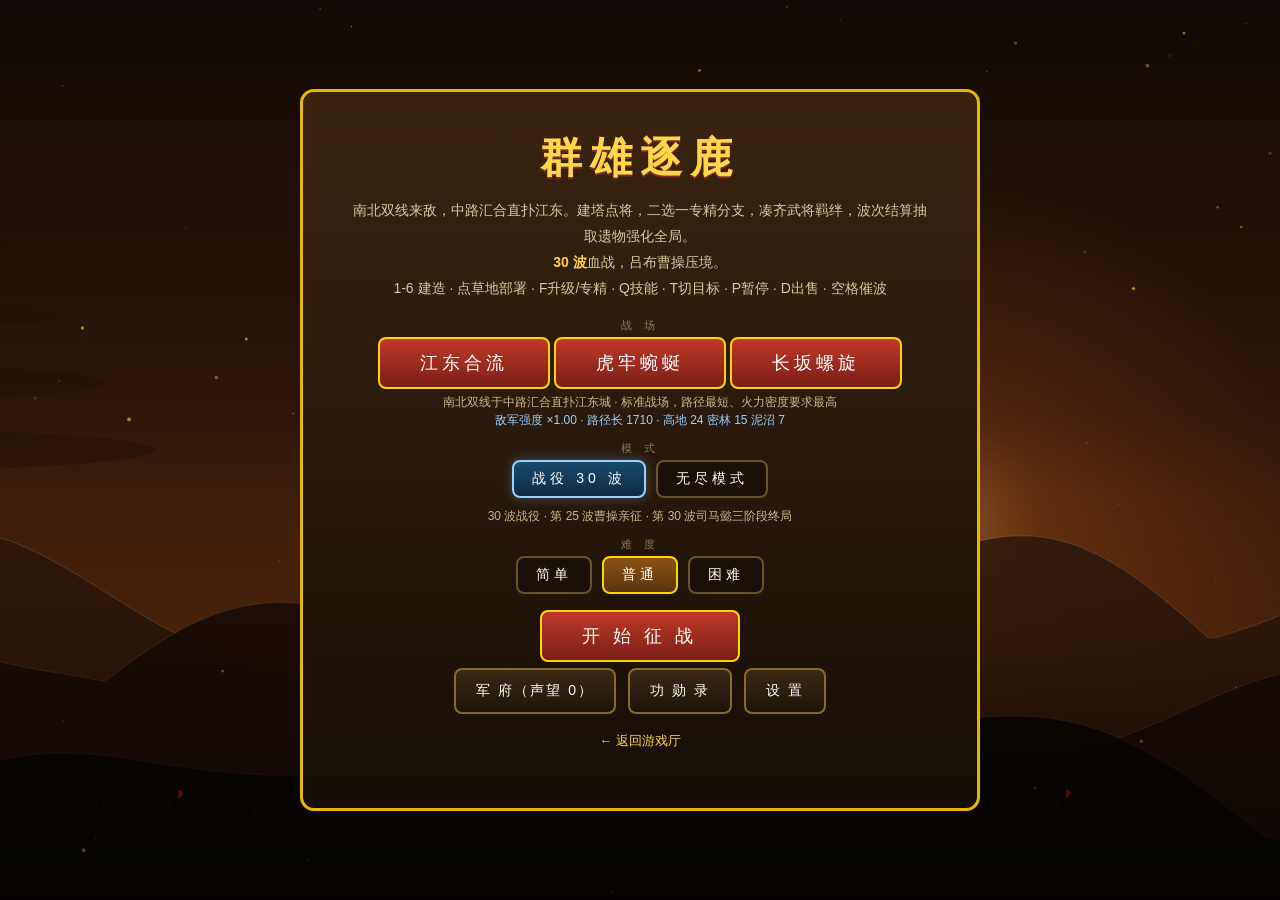
<file: games/three-kingdoms/index.html>
<!DOCTYPE html>
<html lang="zh-CN">
<head>
<meta charset="UTF-8">
<meta name="viewport" content="width=device-width, initial-scale=1.0">
<title>三国塔防 · 群雄逐鹿</title>
<style>
  * { box-sizing: border-box; margin: 0; padding: 0; }
  html, body { height: 100%; overflow: hidden; background: #0a0703; color: #f3e9d2;
    font-family: "Microsoft YaHei","PingFang SC",sans-serif; }
  #app { height: 100%; display: flex; flex-direction: column; }
  #hud {
    display: flex; flex-wrap: wrap; align-items: center; gap: 8px;
    padding: 8px 12px; background: linear-gradient(180deg,#3d2612,#1a1006);
    border-bottom: 2px solid #8a6a2f; flex-shrink: 0;
  }
  .stat { background:#1a1006; border:1px solid #6b5426; border-radius:6px; padding:6px 10px; font-size:14px; }
  .stat b { color:#ffd54a; font-size:16px; margin-left:4px; }
  #hud button {
    font-family: inherit; cursor: pointer; color:#fff; border:1px solid #e6b800;
    background: linear-gradient(180deg,#b8741a,#8a5212); border-radius:6px; padding:7px 12px; font-size:13px;
  }
  #hud button.on { background: linear-gradient(180deg,#2f8f3c,#1f6a2a); }
  #hint { margin-left:auto; font-size:12px; color:#cfb37a; }
  #synergyLine { flex-basis:100%; font-size:12px; color:#9ad0ff; min-height:14px; }
  #envTip { flex-basis:100%; font-size:11.5px; color:#b9d7a8; min-height:13px; }
  #envStat { cursor:help; }
  .envBox { border-color:#4a6a3a !important; }
  /* ---------- 主公技条 ---------- */
  #cmdBar { position:absolute; left:50%; bottom:10px; transform:translateX(-50%);
    display:flex; align-items:flex-end; gap:10px; pointer-events:none; z-index:6; }
  #moraleWrap { pointer-events:none; text-align:center; }
  #moraleLabel { font-size:10px; letter-spacing:3px; color:#c9b98f; margin-bottom:3px; text-shadow:0 1px 3px #000; }
  #moraleBar { position:relative; width:96px; height:20px; background:rgba(10,7,3,.82);
    border:1px solid #8a6a2f; border-radius:5px; overflow:hidden; }
  #moraleFill { position:absolute; inset:0 auto 0 0; width:25%;
    background:linear-gradient(180deg,#ff8a3a,#c04a10); transition:width .18s linear; }
  #moraleTxt { position:relative; display:block; line-height:20px; font-size:11px; font-weight:bold;
    color:#fff; text-shadow:0 1px 2px #000; }
  #cmdBtns { display:flex; gap:7px; pointer-events:auto; }
  .cmdBtn { position:relative; width:74px; min-height:56px; overflow:hidden;
    background:linear-gradient(180deg,rgba(58,42,20,.94),rgba(22,15,7,.94));
    border:1px solid #6b5426; border-radius:8px; cursor:pointer; padding:5px 4px 4px;
    font-family:inherit; color:#f3e9d2; text-align:center; line-height:1.25;
    box-shadow:0 3px 10px rgba(0,0,0,.5); }
  .cmdBtn .cmdName { font-size:11.5px; font-weight:bold; display:block; }
  .cmdBtn .cmdKey { position:absolute; top:2px; left:4px; font-size:9px; color:#ffd54a; font-weight:bold; }
  .cmdBtn .cmdCost { display:block; font-size:10px; color:#ffb066; margin-top:1px; }
  .cmdBtn .cmdSweep { position:absolute; left:0; right:0; bottom:0; background:rgba(0,0,0,.66);
    pointer-events:none; transition:height .1s linear; }
  .cmdBtn .cmdCdTxt { position:absolute; inset:0; display:flex; align-items:center; justify-content:center;
    font-size:16px; font-weight:bold; color:#fff; text-shadow:0 1px 4px #000; pointer-events:none; }
  .cmdBtn.ready { border-color:#ffd54a; box-shadow:0 0 10px rgba(255,213,74,.45),0 3px 10px rgba(0,0,0,.5); }
  .cmdBtn.ready:hover { background:linear-gradient(180deg,rgba(96,68,28,.96),rgba(40,26,10,.96)); }
  .cmdBtn.poor { opacity:.55; }
  .cmdBtn.aiming { border-color:#ff8a3a; box-shadow:0 0 14px rgba(255,138,58,.8); animation:aimPulse .8s infinite alternate; }
  @keyframes aimPulse { from{transform:translateY(0)} to{transform:translateY(-3px)} }
  body.mobile #cmdBar { bottom:4px; gap:5px; }
  body.mobile .cmdBtn { width:60px; min-height:50px; }
  body.mobile #moraleBar { width:66px; }
  .pickLabel { font-size:11px; letter-spacing:4px; color:#8a7a52; margin:12px 0 4px; }
  #mapDesc { font-size:12px; color:#c9b98f; min-height:32px; line-height:1.5; margin-top:4px; }
  #wrap { flex:1; min-height:0; display:flex; }
  #canvasBox { flex:1; min-width:0; position:relative; background:#0c0a04; }
  canvas { display:block; width:100%; height:100%; touch-action:none; }
  #canvasBox { touch-action:none; -webkit-tap-highlight-color:transparent; }
  #mobileBar { display:none; }

  #side {
    width: 290px; flex-shrink:0; display:flex; flex-direction:column;
    background: linear-gradient(180deg,#2a1c0e,#120c06); border-left:2px solid #8a6a2f; overflow:hidden;
  }
  .tabs { display:flex; }
  .tabs button {
    flex:1; padding:10px; font-family:inherit; font-size:14px; cursor:pointer; color:#d8c9a3;
    background:#1a1208; border:none; border-bottom:3px solid transparent;
  }
  .tabs button.cur { color:#ffd54a; border-bottom-color:#ffd54a; background:#2a1c0e; }
  #shop { flex:1; overflow:auto; padding:8px; }
  .card {
    display:flex; gap:8px; align-items:center; width:100%; text-align:left; cursor:pointer;
    background:#1c1208; border:1px solid #5a4420; border-radius:8px; padding:7px; margin-bottom:6px;
    color:inherit; font-family:inherit;
  }
  .card:hover { border-color:#e6b800; }
  .card.active { border-color:#ffd700; box-shadow:0 0 0 2px rgba(255,215,0,.3); }
  .card canvas { width:48px; height:48px; background:#14100a; border-radius:6px; flex-shrink:0; }
  .card .nm { font-weight:bold; font-size:13px; }
  .card .ds { font-size:11px; color:#c9b98f; line-height:1.3; }
  .card .cost { margin-left:auto; color:#ffd54a; font-weight:bold; font-size:13px; white-space:nowrap; }
  #detail { border-top:2px solid #6b5426; padding:10px; min-height:190px; overflow:auto; max-height:44vh; }
  #detail h3 { color:#ffd54a; font-size:15px; margin-bottom:6px; }
  #detail .row { font-size:13px; color:#d8c9a3; margin:3px 0; }
  #detail .row b { color:#ffd54a; }
  .lvPips { display:inline-flex; gap:3px; vertical-align:middle; margin-left:6px; }
  .lvPips .pip { width:9px; height:9px; border-radius:2px; border:1px solid #6b5426; background:#241608; display:inline-block; transform:rotate(45deg); }
  .lvPips .pip.on { background:#ffd54a; border-color:#ffe9a0; box-shadow:0 0 6px rgba(255,213,74,.7); }
  .lvPips .pip.ult.on { background:#ff8a00; border-color:#ffd54a; box-shadow:0 0 9px rgba(255,138,0,.9); }
  .tagLine { display:flex; flex-wrap:wrap; gap:4px; margin:5px 0 7px; }
  .tagLine.sm { margin:2px 0 3px; }
  .tg { font-size:10px; color:#9ad0ff; border:1px solid #35618a; background:rgba(60,120,180,.14);
    border-radius:4px; padding:1px 5px; letter-spacing:1px; }
  .specBox { font-size:11.5px; line-height:1.55; color:#d8c9a3; background:rgba(107,63,160,.16);
    border-left:3px solid #8a5cff; border-radius:0 5px 5px 0; padding:6px 8px; margin:6px 0; }
  .specBox b { color:#c9a6ff; }
  .specBox.hint { background:rgba(255,255,255,.04); border-left-color:#6b5426; color:#b8a884; }
  .specBox.hint b { color:#e6b800; }
  .attrs { margin:7px 0; display:flex; flex-direction:column; gap:2px; }
  .arow { display:flex; align-items:baseline; gap:6px; font-size:12.5px; color:#b8a884;
    padding:3px 7px; background:rgba(255,255,255,.035); border-radius:4px; }
  .arow span:first-child { flex:1; }
  .arow b { color:#ffd54a; font-size:13px; }
  .arow.hi { background:rgba(255,213,74,.1); }
  .arow.hi b { color:#ffe9a0; }
  .arow .gain { color:#7CFF7C; font-size:11.5px; font-weight:bold; }
  .arow .same { color:#8a8578; font-size:11.5px; }
  .card .dps { float:right; font-size:10.5px; color:#7CFF7C; font-weight:normal; }
  .pbtn { width:100%; margin-top:6px; padding:8px; font-family:inherit; font-size:13px; cursor:pointer;
    border-radius:6px; border:1px solid #e6b800; color:#fff; text-align:center; }
  .pbtn.up { background:linear-gradient(180deg,#2f8f3c,#1f6a2a); }
  .pbtn.sk { background:linear-gradient(180deg,#6b3fa0,#3d2460); }
  .pbtn.sell { background:linear-gradient(180deg,#a44,#7a2b2b); }
  .pbtn.spec { background:linear-gradient(180deg,#1a3a5a,#0e2038); text-align:left; line-height:1.5; }
  .pbtn:disabled { opacity:.4; cursor:not-allowed; }
  #relics { display:flex; flex-wrap:wrap; gap:4px; padding:6px 8px; }
  .relicTag { background:#241608; border:1px solid #6b5426; border-radius:5px; padding:3px 7px; font-size:11px; color:#ffd54a; }
  #overlay {
    position:fixed; inset:0; background:rgba(6,4,2,.88); display:flex; align-items:center; justify-content:center; z-index:20;
  }
  #overlay .box {
    text-align:center; padding:38px 46px; border:3px solid #e6b800; border-radius:14px;
    background:linear-gradient(180deg,#3a2410,#160e06); max-width:680px;
  }
  #overlay h1 { font-size:42px; letter-spacing:8px; color:#ffd54a; text-shadow:0 2px 0 #7a2b2b; margin-bottom:12px; }
  #overlay p { color:#d8c9a3; line-height:1.85; margin-bottom:16px; font-size:14px; }
  #overlay button {
    font-family:inherit; font-size:18px; letter-spacing:4px; cursor:pointer; color:#fff;
    background:linear-gradient(180deg,#c0392b,#7a1f16); border:2px solid #ffd700; border-radius:8px; padding:12px 40px;
  }
  #banner {
    position:absolute; left:50%; top:14%; transform:translateX(-50%);
    pointer-events:none; font-size:28px; font-weight:bold; color:#ffd54a;
    text-shadow:0 2px 0 #000, 0 0 16px #c0392b; opacity:0; transition:opacity .2s; text-align:center;
  }
  #waveSummary {
    position:absolute; right:14px; top:14px; pointer-events:none; opacity:0; transition:opacity .3s;
    background:rgba(10,6,2,.82); border:1px solid #8a6a2f; border-radius:8px; padding:10px 14px;
    font-size:13px; color:#e8d9b0; line-height:1.7; max-width:220px;
  }
  #waveSummary b { color:#ffd54a; }
  #pauseOverlay {
    position:absolute; inset:0; display:none; align-items:center; justify-content:center;
    background:rgba(4,3,1,.6); font-size:34px; letter-spacing:6px; color:#ffd54a;
    text-shadow:0 2px 0 #000; z-index:5;
  }
  #relicModal {
    position:absolute; inset:0; display:none; align-items:center; justify-content:center;
    background:rgba(4,3,1,.82); z-index:15;
  }
  #relicModal .box { background:linear-gradient(180deg,#2a1c0e,#150d05); border:2px solid #ffd700; border-radius:12px; padding:26px 30px; max-width:720px; text-align:center; }
  #relicModal h2 { color:#ffd54a; font-size:22px; letter-spacing:3px; margin-bottom:14px; }
  #relicCards { display:flex; gap:14px; }
  .relicCard { flex:1; background:#1c1208; border:2px solid #6b5426; border-radius:10px; padding:16px 12px; cursor:pointer; }
  .relicCard:hover { border-color:#ffd700; box-shadow:0 0 12px rgba(255,215,0,.4); }
  .relicCard .rn { color:#ffd54a; font-size:15px; font-weight:bold; margin-bottom:8px; }
  .relicCard .rd { color:#d8c9a3; font-size:12.5px; line-height:1.5; }
  #modePick { display:flex; gap:10px; justify-content:center; margin-bottom:10px; }
  #modePick button {
    font-family:inherit; cursor:pointer; color:#fff; border:2px solid #6b5426; border-radius:8px;
    background:#1a1006; padding:8px 18px; font-size:14px;
  }
  #modePick button.sel { border-color:#9ad0ff; background:linear-gradient(180deg,#1a4a6b,#0e2c44); box-shadow:0 0 12px rgba(154,208,255,.3); }
  #modeDesc { color:#c9b98f; font-size:12px; margin-bottom:10px; min-height:16px; }
  #diffPick { display:flex; gap:10px; justify-content:center; margin-bottom:16px; }
  #diffPick button {
    font-family:inherit; cursor:pointer; color:#fff; border:2px solid #6b5426; border-radius:8px;
    background:#1a1006; padding:8px 18px; font-size:14px;
  }
  #diffPick button.sel { border-color:#ffd700; background:linear-gradient(180deg,#8a5212,#5a3410); }
  #bestRecord { color:#9ad0ff; font-size:13px; margin-bottom:10px; }
  /* ---- 军府（局外养成）面板 ---- */
  .renownGain { margin:14px 0 6px; color:#ffd54a; font-size:20px; font-weight:700; letter-spacing:2px; text-shadow:0 0 12px rgba(255,213,74,.45); }
  .renownGain span { color:#c9b98f; font-size:13px; font-weight:400; letter-spacing:0; }
  #techBox { max-width:1080px; text-align:left; }
  #techBox h1 { text-align:center; }
  .metaBar { display:flex; gap:14px; flex-wrap:wrap; justify-content:center; align-items:center; margin-bottom:14px;
    background:linear-gradient(180deg,#2a1e10,#160e06); border:1px solid #6b5220; border-radius:10px; padding:10px 14px; }
  .metaBar b { color:#ffd54a; font-size:22px; }
  .metaBar span { color:#c9b98f; font-size:13px; }
  .techGrid { display:grid; grid-template-columns:repeat(4,1fr); gap:12px; }
  .techCol { background:rgba(0,0,0,.28); border:1px solid #4a3820; border-radius:10px; padding:10px 9px; }
  .techCol h3 { text-align:center; font-size:16px; letter-spacing:4px; margin-bottom:9px; padding-bottom:6px; border-bottom:1px solid #4a3820; }
  .techNode { border:1px solid #55401f; border-radius:8px; padding:8px 9px; margin-bottom:8px; cursor:pointer;
    background:linear-gradient(180deg,#241a0e,#140d05); transition:transform .1s, box-shadow .15s; }
  .techNode:hover { transform:translateY(-2px); box-shadow:0 4px 14px rgba(0,0,0,.5); }
  .techNode.max { border-color:#ffd54a; box-shadow:inset 0 0 12px rgba(255,213,74,.16); cursor:default; }
  .techNode.locked { opacity:.45; cursor:not-allowed; }
  .techNode.poor { opacity:.72; }
  .techNode .tn { display:flex; justify-content:space-between; align-items:baseline; font-size:14px; font-weight:700; }
  .techNode .tl { font-size:11px; color:#9ad0ff; letter-spacing:1px; }
  .techNode .td { font-size:11.5px; color:#d8c9a3; margin:4px 0 5px; line-height:1.5; }
  .techNode .tc { font-size:12px; color:#ffd54a; }
  .techNode .tc.no { color:#c96b6b; }
  .pipRow { display:flex; gap:3px; margin-top:4px; }
  .pip { flex:1; height:4px; border-radius:2px; background:#3a2a14; }
  .pip.on { background:#ffd54a; }
  .achGrid { display:grid; grid-template-columns:repeat(4,1fr); gap:8px; }
  .achCell { border:1px solid #4a3820; border-radius:8px; padding:7px 9px; background:rgba(0,0,0,.25); font-size:12px; }
  .achCell.on { border-color:#7fe08a; background:linear-gradient(180deg,#16301c,#0c1a10); }
  .achCell b { display:block; font-size:13px; color:#c9b98f; margin-bottom:3px; }
  .achCell.on b { color:#7fe08a; }
  .achCell i { font-style:normal; color:#8a7a5a; }
  .achCell.on i { color:#a8c8a8; }
  .achToast { position:fixed; right:18px; top:80px; z-index:60; pointer-events:none; display:flex; flex-direction:column; gap:8px; }
  .achToast div { background:linear-gradient(180deg,#1d3524,#0d1a11); border:2px solid #7fe08a; border-radius:10px;
    padding:9px 15px; color:#dff5e2; font-size:13px; box-shadow:0 6px 22px rgba(0,0,0,.55); animation:achIn .35s ease-out; }
  .achToast div b { color:#7fe08a; display:block; font-size:14px; letter-spacing:1px; }
  @keyframes achIn { from{ opacity:0; transform:translateX(50px) } to{ opacity:1; transform:none } }
  @media (max-width:900px){ .techGrid, .achGrid { grid-template-columns:repeat(2,1fr); } }
  #overlay .box { max-height:92vh; overflow:auto; }
  #resultBox { text-align:left; }
  #resultBox h1, #resultBox p { text-align:center; }
  .gradeWrap { display:flex; flex-direction:column; align-items:center; margin:6px 0 16px; }
  .gradeBadge {
    width:78px; height:78px; line-height:78px; text-align:center; font-size:44px; font-weight:bold;
    border-radius:50%; border:3px solid currentColor; letter-spacing:0;
    box-shadow:0 0 22px currentColor, inset 0 0 18px rgba(255,255,255,.12);
    animation: gradePop .5s cubic-bezier(.2,1.6,.4,1) both;
  }
  @keyframes gradePop { from{transform:scale(.3) rotate(-14deg);opacity:0} to{transform:scale(1) rotate(0);opacity:1} }
  .gradeBadge.gS{color:#ffd54a} .gradeBadge.gA{color:#7CFF7C} .gradeBadge.gB{color:#7ecbff}
  .gradeBadge.gC{color:#e0a45a} .gradeBadge.gD{color:#c96060}
  .gradeTxt { font-size:12px; color:#c9b98f; letter-spacing:3px; margin-top:6px; }
  .statGrid { display:grid; grid-template-columns:repeat(2,minmax(0,1fr)); gap:4px 18px; margin-bottom:12px; }
  .sRow, .rankRow { display:flex; justify-content:space-between; gap:10px; font-size:13px;
    color:#c9b98f; padding:4px 8px; background:rgba(255,255,255,.035); border-radius:5px; }
  .sRow b, .rankRow b { color:#ffd54a; }
  .rankRow { margin-bottom:4px; }
  .secTitle { color:#e6b800; font-size:12px; letter-spacing:3px; margin:12px 0 6px; border-bottom:1px solid #6b5426; padding-bottom:4px; }
  .relicLine { font-size:12.5px; color:#9ad0ff; margin-bottom:10px; line-height:1.6; }
  .btnRow { display:flex; gap:12px; justify-content:center; margin-top:6px; }
  #overlay button.ghost { background:linear-gradient(180deg,#3a2a14,#1c1408); border-color:#8a6a2f; font-size:14px; letter-spacing:2px; padding:12px 20px; }
  /* ---------- 移动端：侧栏变底部抽屉 + 触控快捷条 ---------- */
  @media (max-width: 900px), (pointer: coarse) and (max-width: 1100px) {
    #hud { padding:5px 7px; gap:5px; }
    .stat { font-size:11px; padding:4px 7px; }
    .stat b { font-size:13px; }
    #hud button { padding:7px 9px; font-size:12px; min-height:38px; }
    #hint { display:none; }
    #preview { display:none; }
    #wrap { flex-direction:column; }
  #side {
      width:100%; border-left:none; border-top:2px solid #8a6a2f;
      max-height:46vh; flex-shrink:0;
    }
    #canvasBox { flex:1; min-height:34vh; }
    #shop { max-height:26vh; }
    #detail { max-height:34vh; min-height:0; }
    .card { padding:9px 7px; }
    .card canvas { width:40px; height:40px; }
    .pbtn { padding:12px 8px; font-size:14px; }   /* 触控热区 ≥44px */
    #overlay .box { padding:22px 18px; max-width:94vw; }
    #overlay h1 { font-size:30px; letter-spacing:5px; }
    #overlay p { font-size:13px; }
    .statGrid { grid-template-columns:1fr; }
    #relicCards { flex-direction:column; }
    #mobileBar {
      display:flex; gap:5px; padding:5px 7px; overflow-x:auto; flex-shrink:0;
      background:#150e06; border-top:1px solid #6b5426;
    }
    #mobileBar button {
      flex:0 0 auto; min-width:58px; min-height:46px; font-family:inherit; font-size:12px; cursor:pointer;
      color:#f3e9d2; background:linear-gradient(180deg,#3a2a14,#1c1408);
      border:1px solid #6b5426; border-radius:7px; padding:5px 8px; line-height:1.35;
    }
    #mobileBar button.on { border-color:#ffd700; background:linear-gradient(180deg,#8a5212,#5a3410); }
    #mobileBar button small { display:block; font-size:10px; color:#ffd54a; }
  }
  </style>
</head>
<body>
<div id="app">
  <div id="hud">
    <div class="stat">金币 <b id="gold">700</b></div>
    <div class="stat">生命 <b id="lives">25</b></div>
    <div class="stat">波次 <b id="wave">0/25</b></div>
    <div class="stat">击杀 <b id="kills">0</b></div>
    <div class="stat">连斩 <b id="streak">0</b></div>
    <div class="stat" id="envStat">天候 <b id="envTxt">🌞昼 ☀晴</b></div>
    <button id="nextWave">空格 下一波</button>
    <button id="speed">速度 1x</button>
    <button id="musicBtn">音乐 开</button>
    <button id="pauseBtn">P 暂停</button>
    <div class="stat" id="preview" style="max-width:260px">下一波 <b id="previewTxt">-</b></div>
    <span id="hint">1-9/0 建筑　Q技能　T目标　F升级/专精　D出售　P暂停</span>
    <div id="synergyLine"></div>
    <div id="envTip"></div>
  </div>
  <div id="wrap">
    <div id="canvasBox">
      <canvas id="game" width="1200" height="720"></canvas>
      <div id="banner"></div>
      <div id="waveSummary"></div>
      <div id="pauseOverlay">已暂停 · 按 P 继续</div>
      <div id="cmdBar">
        <div id="moraleWrap">
          <div id="moraleLabel">士气</div>
          <div id="moraleBar"><i id="moraleFill"></i><span id="moraleTxt">30 / 120</span></div>
        </div>
        <div id="cmdBtns"></div>
      </div>
      <div id="touchHint" style="position:absolute;left:50%;bottom:8px;transform:translateX(-50%);pointer-events:none;font-size:12px;color:#cfb37a;background:rgba(8,5,2,.7);border:1px solid #6b5426;border-radius:6px;padding:4px 10px;opacity:0;transition:opacity .3s"></div>
      <div id="relicModal">
        <div class="box">
          <h2>抉择 · 遗物加持</h2>
          <div id="relicCards"></div>
        </div>
      </div>
    </div>
    <div id="side">
      <div class="tabs">
        <button class="cur" data-tab="build">建筑塔</button>
        <button data-tab="hero">武将</button>
      </div>
      <div id="mobileBar"></div>
      <div id="shop"></div>
      <div id="relics"></div>
      <div id="detail"><div style="color:#c9b98f;font-size:13px">选一座塔查看升级与技能</div></div>
    </div>
  </div>
</div>
<div class="achToast" id="achToast"></div>
<div id="overlay">
  <div class="box" id="menuBox">
    <h1>群雄逐鹿</h1>
    <p>南北双线来敌，中路汇合直扑江东。建塔点将，二选一专精分支，凑齐武将羁绊，波次结算抽取遗物强化全局。<br>
    <b style="color:#ffd54a">30 波</b>血战，吕布曹操压境。<br>
    1-6 建造 · 点草地部署 · F升级/专精 · Q技能 · T切目标 · P暂停 · D出售 · 空格催波</p>
    <div id="bestRecord"></div>
    <div class="pickLabel">战 场</div>
    <div id="mapPick" class="pickRow">
      <button data-map="jiangdong" class="sel">江东合流</button>
      <button data-map="hulao">虎牢蜿蜒</button>
      <button data-map="changban">长坂螺旋</button>
    </div>
    <div id="mapDesc"></div>
    <div class="pickLabel">模 式</div>
    <div id="modePick" class="pickRow">
      <button data-m="campaign" class="sel">战役 30 波</button>
      <button data-m="endless">无尽模式</button>
    </div>
    <div id="modeDesc"></div>
    <div class="pickLabel">难 度</div>
    <div id="diffPick" class="pickRow">
      <button data-d="easy">简单</button>
      <button data-d="normal" class="sel">普通</button>
      <button data-d="hard">困难</button>
    </div>
    <button id=startBtn>开 始 征 战</button>
    <div class="btnRow"><button id="techBtn" class="ghost">军 府</button><button id="achBtn" class="ghost">功 勋 录</button><button id="contBtn" class="ghost" style="display:none">继续上局</button></div>
    <p style="margin-top:14px"><a href="../../index.html" style="color:#ffd54a;text-decoration:none;font-size:13px">← 返回游戏厅</a></p>
  </div>
  <div class=box id=resultBox style=display:none></div>
  <div class=box id=techBox style=display:none></div>
  <div class=box id=achBox style=display:none></div>
</div>
<script>
(function(){
"use strict";

const CELL=60, COLS=20, ROWS=12;
const canvas=document.getElementById('game');
const ctx=canvas.getContext('2d');
const W=COLS*CELL, H=ROWS*CELL;

// ---- 高分屏自适应：等比缩放 + letterbox，避免拉伸变形与模糊 ----
const view={scale:1, ox:0, oy:0, dpr:1};
function resizeCanvas(){
  const box=canvas.parentElement;
  const cw=Math.max(320, box.clientWidth), ch=Math.max(240, box.clientHeight);
  const dpr=Math.min(window.devicePixelRatio||1, 2.5);
  canvas.width=Math.round(cw*dpr); canvas.height=Math.round(ch*dpr);
  canvas.style.width=cw+'px'; canvas.style.height=ch+'px';
  const s=Math.min(cw/W, ch/H);
  view.dpr=dpr; view.scale=s;
  view.ox=(cw-W*s)/2; view.oy=(ch-H*s)/2;
}
window.addEventListener('resize', ()=>{ resizeCanvas(); if(state!=='playing') requestAnimationFrame(draw); });

// ---- 双线路地图：南北两路在中路汇合，再共同奔向江东 ----
// ================= 地图：数据驱动的多战场 =================
// 每张图给出两条完整行军路线（格坐标），以及地形生成种子与配色。
// 路径长度不同天然改变难度，用 hpMul 做补偿；terrain 决定高地/密林/泥沼的分布。
const P=(x,y)=>({x,y});
const MAPS={
  jiangdong:{
    id:'jiangdong', name:'江东合流', short:'江东',
    desc:'南北双线于中路汇合直扑江东城 · 标准战场，路径最短、火力密度要求最高',
    lanes:{
      a:[P(-1,1),P(9,1),P(9,5),P(14,5),P(14,8),P(20,8)],
      b:[P(-1,10),P(9,10),P(9,5),P(14,5),P(14,8),P(20,8)]
    },
    seed:17, hpMul:1.00, hill:0.12, forest:0.10, marsh:0.10,
    grass:['#3f5c2a','#476a30','#3a5426'], soil:'#8a6a3a'
  },
  hulao:{
    id:'hulao', name:'虎牢蜿蜒', short:'虎牢',
    desc:'两条盘曲折返的长径，末段才汇合 · 路径更长，给了纵深布防的空间，敌军更硬',
    lanes:{
      a:[P(-1,1),P(5,1),P(5,6),P(10,6),P(10,2),P(15,2),P(15,8),P(20,8)],
      b:[P(-1,10),P(3,10),P(3,7),P(8,7),P(8,10),P(15,10),P(15,8),P(20,8)]
    },
    seed:53, hpMul:1.18, hill:0.16, forest:0.08, marsh:0.16,
    grass:['#4a4a28','#55552e','#414124'], soil:'#96794a'
  },
  changban:{
    id:'changban', name:'长坂螺旋', short:'长坂',
    desc:'双螺旋折返最长径 · 泥沼遍地、高地稀少，是耐力与经济的考验',
    lanes:{
      a:[P(-1,5),P(3,5),P(3,1),P(8,1),P(8,5),P(13,5),P(13,1),P(17,1),P(17,8),P(20,8)],
      b:[P(-1,11),P(2,11),P(2,8),P(7,8),P(7,11),P(12,11),P(12,8),P(17,8),P(20,8)]
    },
    seed:91, hpMul:1.34, hill:0.08, forest:0.14, marsh:0.24,
    grass:['#3a4a3e','#425448','#334138'], soil:'#7d6a52'
  }
};
const MAP_ORDER=['jiangdong','hulao','changban'];
let mapId='jiangdong';
let curMap=MAPS[mapId];

function buildPolyline(wps){
  const points=wps.map(w=>({x:w.x*CELL+CELL/2,y:w.y*CELL+CELL/2}));
  const segLens=[]; let total=0;
  for(let i=1;i<points.length;i++){ const a=points[i-1],b=points[i],len=Math.hypot(b.x-a.x,b.y-a.y); segLens.push(len); total+=len; }
  return {points,segLens,total};
}
let PATHS={a:buildPolyline(MAPS.jiangdong.lanes.a), b:buildPolyline(MAPS.jiangdong.lanes.b)};
function posAt(lane,d){
  const P=PATHS[lane]; let x=d;
  for(let i=0;i<P.segLens.length;i++){
    if(x<=P.segLens[i]){ const t=x/P.segLens[i],a=P.points[i],b=P.points[i+1]; return {x:a.x+(b.x-a.x)*t,y:a.y+(b.y-a.y)*t}; }
    x-=P.segLens[i];
  }
  return P.points[P.points.length-1];
}
function dirAt(lane,d){
  const P=PATHS[lane]; let x=d;
  for(let i=0;i<P.segLens.length;i++){
    if(x<=P.segLens[i]){ const a=P.points[i],b=P.points[i+1]; return {x:b.x-a.x,y:b.y-a.y}; }
    x-=P.segLens[i];
  }
  return {x:1,y:0};
}
function fillPathCells(wps,set){
  for(let i=0;i<wps.length-1;i++){
    const a=wps[i],b=wps[i+1];
    const x0=Math.min(a.x,b.x),x1=Math.max(a.x,b.x),y0=Math.min(a.y,b.y),y1=Math.max(a.y,b.y);
    for(let c=x0;c<=x1;c++) for(let r=y0;r<=y1;r++) if(c>=0&&c<COLS&&r>=0&&r<ROWS) set.add(c+','+r);
  }
}
let pathSet=new Set();
let deco=[];

// ---------- 地形 ----------
// 高地/密林长在可建造格上（改变塔的属性）；泥沼长在土路上（改变敌军移动）。
// 每格三选一，互斥，由地图种子决定，同一张图每局一致，换图则整体改观。
const TERRAIN={
  plain: {id:'plain', name:'平地',  color:null,      desc:'无加成'},
  hill:  {id:'hill',  name:'高地',  color:'#9a8a4a', desc:'其上的塔 射程 ×1.18 · 伤害 ×1.08',  rangeMul:1.18, dmgMul:1.08},
  forest:{id:'forest',name:'密林',  color:'#2c4a2a', desc:'其上的塔 暴击 +14% · 射程 ×0.90，且敌军拆塔时不会优先选中', rangeMul:0.90, critAdd:0.14, cover:true},
  marsh: {id:'marsh', name:'泥沼',  color:'#4b4530', desc:'土路泥泞段 · 经过的敌军移速 ×0.72', speedMul:0.72}
};
let terrainGrid=[];          // terrainGrid[r][c] = 'plain'|'hill'|'forest'|'marsh'
function hash2(a,b,seed){
  let h=(a*73856093)^(b*19349663)^(seed*83492791);
  h=(h^(h>>>13))>>>0; h=(h*1274126177)>>>0;
  return ((h^(h>>>16))>>>0)/4294967296;
}
function terrainAt(c,r){
  if(c<0||c>=COLS||r<0||r>=ROWS) return 'plain';
  return (terrainGrid[r]&&terrainGrid[r][c])||'plain';
}
function terrainOfPoint(x,y){ return terrainAt(Math.floor(x/CELL), Math.floor(y/CELL)); }
function terrainCount(){
  const m={plain:0,hill:0,forest:0,marsh:0};
  for(let r=0;r<ROWS;r++) for(let c=0;c<COLS;c++) m[terrainAt(c,r)]++;
  return m;
}

function loadMap(id){
  if(!MAPS[id]) id='jiangdong';
  mapId=id; curMap=MAPS[id];
  PATHS={a:buildPolyline(curMap.lanes.a), b:buildPolyline(curMap.lanes.b)};
  pathSet=new Set();
  fillPathCells(curMap.lanes.a,pathSet); fillPathCells(curMap.lanes.b,pathSet);

  const sd=curMap.seed;
  terrainGrid=[];
  for(let r=0;r<ROWS;r++){
    const row=[];
    for(let c=0;c<COLS;c++){
      const onPath=pathSet.has(c+','+r);
      const n=hash2(c,r,sd);
      if(onPath) row.push(n<curMap.marsh?'marsh':'plain');
      else if(n<curMap.hill) row.push('hill');
      else if(n<curMap.hill+curMap.forest) row.push('forest');
      else row.push('plain');
    }
    terrainGrid.push(row);
  }
  // 装饰物：密林格加密植被，高地加岩石，让地形一眼可辨
  deco=[];
  for(let c=0;c<COLS;c++) for(let r=0;r<ROWS;r++){
    if(pathSet.has(c+','+r)) continue;
    const tr=terrainAt(c,r);
    if(tr==='forest'){
      deco.push({t:'tree',x:c*CELL+15,y:r*CELL+20});
      deco.push({t:'tree',x:c*CELL+42,y:r*CELL+42});
      deco.push({t:'bush',x:c*CELL+30,y:r*CELL+52});
      continue;
    }
    if(tr==='hill'){ deco.push({t:'rock',x:c*CELL+18,y:r*CELL+42}); deco.push({t:'rock',x:c*CELL+44,y:r*CELL+24}); continue; }
    const n=(c*17+r*11+sd)%9;
    if(n===0) deco.push({t:'tree',x:c*CELL+14,y:r*CELL+18});
    if(n===2) deco.push({t:'tree',x:c*CELL+46,y:r*CELL+44});
    if(n===4) deco.push({t:'rock',x:c*CELL+16,y:r*CELL+46});
    if(n===7) deco.push({t:'bush',x:c*CELL+44,y:r*CELL+14});
  }
}
loadMap('jiangdong');

// ---------- 天气与昼夜 ----------
// 每 3 波换一次天气，白天/黑夜每 4 波切换；两者都乘进全局公式，HUD 常驻显示。
const WEATHER={
  clear: {id:'clear', name:'晴',   icon:'☀', tip:'风和日丽 · 无修正', tint:null},
  rain:  {id:'rain',  name:'雨',   icon:'☂', tip:'火系伤害 ×0.72，雷系 ×1.30，敌军移速 ×0.94',
          fireMul:0.72, thunderMul:1.30, enemySpeedMul:0.94, tint:'rgba(34,62,104,.34)'},
  fog:   {id:'fog',   name:'雾',   icon:'≋', tip:'所有塔射程 ×0.85，暴击 +6%（近身缠斗）',
          rangeMul:0.85, critAdd:0.06, tint:'rgba(186,196,206,.30)'},
  snow:  {id:'snow',  name:'雪',   icon:'❄', tip:'敌军移速 ×0.84，塔攻速 ×0.90，冰系伤害 ×1.25',
          enemySpeedMul:0.84, rateMul:0.90, iceMul:1.25, tint:'rgba(190,215,240,.15)'},
  storm: {id:'storm', name:'风暴', icon:'⚡', tip:'敌军移速 ×1.12，全塔伤害 ×1.12，雷系 ×1.20',
          enemySpeedMul:1.12, dmgMul:1.12, thunderMul:1.20, tint:'rgba(70,50,100,.22)'}
};
const WEATHER_CYCLE=['clear','rain','fog','snow','storm'];
const FIRE_TOWERS=new Set(['fire','zhouyu','zhugeliang']);
const ICE_TOWERS=new Set(['ice']);
const THUNDER_TOWERS=new Set(['thunder']);
// 夜战：视野收缩但暗中出手更狠
const NIGHT={rangeMul:0.90, critAdd:0.09, enemySpeedMul:1.05, tint:'rgba(10,16,46,.34)'};
let env={weather:WEATHER.clear, night:false};
let envLocked=false;   // 调试/测试用：锁定后波次推进不再改写天候
// 前 3 波固定晴天白昼：让玩家先建立无修正的手感基线，第 4 波起才开始轮转。
// 轮转序列按地图种子错开，所以三张图的天气节奏各不相同。
function envForWave(n){
  if(n<=3) return {weather:WEATHER.clear, night:false};
  const w=WEATHER[WEATHER_CYCLE[(Math.floor((n-4)/3)+curMap.seed)%WEATHER_CYCLE.length]];
  const night=Math.floor((n-4)/4)%2===1;
  return {weather:w, night:night};
}
// 返回本波环境是否发生了变化，交给 startWave 合并进同一条横幅（避免两条横幅互相覆盖）
function refreshEnv(){
  if(envLocked){ updateEnvHud(); return false; }
  const prev=env.weather&&env.weather.id, prevN=env.night;
  env=envForWave(wave);
  updateEnvHud();
  return (prev!==env.weather.id||prevN!==env.night);
}
function envLabel(){ return (env.night?'夜战·':'')+env.weather.icon+env.weather.name; }
function updateEnvHud(){
  const el=document.getElementById('envTxt'); if(!el) return;
  el.textContent=(env.night?'🌙夜 ':'🌞昼 ')+env.weather.icon+env.weather.name;
  el.title=env.weather.tip;
  const tip=document.getElementById('envTip'); if(tip) tip.textContent=env.weather.tip;
}
// 环境对某座塔各维度的合成系数
function envRangeMul(){ return (env.weather.rangeMul||1)*(env.night?NIGHT.rangeMul:1); }
function envRateMul(){ return (env.weather.rateMul||1); }
function envCritAdd(){ return (env.weather.critAdd||0)+(env.night?NIGHT.critAdd:0); }
function envDmgMul(key){
  let m=env.weather.dmgMul||1;
  if(FIRE_TOWERS.has(key)) m*=env.weather.fireMul||1;
  if(ICE_TOWERS.has(key)) m*=env.weather.iceMul||1;
  if(THUNDER_TOWERS.has(key)) m*=env.weather.thunderMul||1;
  return m;
}
function envEnemySpeedMul(){ return (env.weather.enemySpeedMul||1)*(env.night?NIGHT.enemySpeedMul:1)*META.speed; }

// ---- 建筑塔 / 武将 ----
const BUILDINGS={
  arrow:    {name:'箭楼', cost:80,  damage:18, range:150, rate:2.4, color:'#8a6a2f', kind:'ranged', shot:'arrow', cat:'build', desc:'廉价速射，清杂兵'},
  cannon:   {name:'炮楼', cost:150, damage:42, range:140, rate:0.7, color:'#6b4423', kind:'ranged', shot:'cannon', splash:70, splashPct:0.75, cat:'build', desc:'爆炸溅射，打堆怪'},
  fire:     {name:'火塔', cost:170, damage:22, range:130, rate:1.1, color:'#c0392b', kind:'ranged', shot:'fire', burn:8, cat:'build', desc:'灼烧持续伤害'},
  ice:      {name:'冰塔', cost:160, damage:14, range:145, rate:1.4, color:'#3a8ad8', kind:'ranged', shot:'ice', slow:true, cat:'build', desc:'减速整路敌军'},
  barracks: {name:'兵营', cost:190, damage:16, range:110, rate:0.8, color:'#2f6b3a', kind:'melee', shot:'spear', spawn:true, cat:'build', desc:'定期派出蜀兵拦截'},
  ballista: {name:'弩车', cost:240, damage:85, range:280, rate:0.55, color:'#5a4630', kind:'ranged', shot:'bolt', cat:'build', desc:'超远高伤狙击'},
  // ---- 扩展：四种全新机制的建筑塔 ----
  drum:     {name:'鼓楼', cost:200, damage:0,  range:170, rate:0,    color:'#a8862c', kind:'aura',   cat:'build',
             aura:{dmg:0.18, rate:0.15}, desc:'不攻击 · 光环增益友军塔'},
  poison:   {name:'毒泉', cost:210, damage:12, range:150, rate:1.6,  color:'#4b8a3a', kind:'ranged', shot:'venom',
             poison:true, cat:'build', desc:'叠毒 · 每层持续伤害并破甲'},
  thunder:  {name:'雷台', cost:280, damage:44, range:190, rate:0.95, color:'#5f7fbf', kind:'ranged', shot:'bolt2',
             chain:3, chainFall:0.72, cat:'build', desc:'连锁闪电 · 弹射多个目标'},
  granary:  {name:'粮仓', cost:180, damage:0,  range:0,   rate:0,    color:'#c08a3a', kind:'econ',   cat:'build',
             income:14, desc:'不攻击 · 每波结算产出金币'}
};
const HEROES={
  guanyu:     {name:'关羽', cost:220, damage:48, range:145, rate:1.25, color:'#1f7a32', kind:'melee', shot:'slash', splash:75, splashPct:0.7, cat:'hero', skill:'青龙斩', skillCd:11, desc:'近战横扫 · Q青龙斩'},
  zhangfei:   {name:'张飞', cost:230, damage:36, range:125, rate:0.95, color:'#4a2c14', kind:'melee', shot:'roar', splash:70, splashPct:0.55, slow:true, cat:'hero', skill:'当阳吼', skillCd:13, desc:'减速咆哮 · Q眩晕'},
  zhaoyun:    {name:'赵云', cost:260, damage:28, range:135, rate:2.4, color:'#8a96a4', kind:'melee', shot:'spear', multi:2, cat:'hero', skill:'七进七出', skillCd:10, desc:'极速连击 · Q七枪'},
  zhugeliang: {name:'诸葛亮', cost:300, damage:70, range:200, rate:0.65, color:'#6b3fa0', kind:'ranged', shot:'fire', splash:90, splashPct:0.85, cat:'hero', skill:'借东风', skillCd:15, desc:'火计法术 · Q火雨'},
  huangzhong: {name:'黄忠', cost:250, damage:88, range:270, rate:0.75, color:'#c46b00', kind:'ranged', shot:'arrow', cat:'hero', skill:'定军箭', skillCd:12, desc:'远程狙击 · Q斩杀'},
  machao:     {name:'马超', cost:240, damage:38, range:115, rate:1.85, color:'#1a6b62', kind:'melee', shot:'spear', cat:'hero', skill:'铁骑突', skillCd:12, desc:'迅捷突刺 · Q冲锋'},
  // ---- 扩展：三位全新机制的武将 ----
  diaochan:   {name:'貂蝉', cost:280, damage:20, range:165, rate:1.5,  color:'#d46aa0', kind:'ranged', shot:'silk',
               charm:true, cat:'hero', skill:'闭月', skillCd:16, desc:'魅惑 · 普攻致惑，Q令敌倒行'},
  zhouyu:     {name:'周瑜', cost:320, damage:46, range:185, rate:0.9,  color:'#c0522b', kind:'ranged', shot:'fire',
               ground:true, splash:70, splashPct:0.6, cat:'hero', skill:'火烧赤壁', skillCd:17, desc:'火海 · 落点留下燃烧地带'},
  sunshangxiang:{name:'孙尚香', cost:300, damage:40, range:250, rate:1.35, color:'#b03050', kind:'ranged', shot:'beam',
               line:true, cat:'hero', skill:'弓腰姬', skillCd:13, desc:'直线贯穿 · 穿透整条战线'}
};
const DEFS=Object.assign({}, BUILDINGS, HEROES);
const BUILD_ORDER=['arrow','cannon','fire','ice','barracks','ballista','drum','poison','thunder','granary'];
const HERO_ORDER=['guanyu','zhangfei','zhaoyun','zhugeliang','huangzhong','machao','diaochan','zhouyu','sunshangxiang'];
const CORE_HEROES=['guanyu','zhangfei','zhaoyun','zhugeliang','huangzhong','machao'];  // 五虎归一仍只看原六将

// ---- 分支专精：Lv1→Lv2 时二选一，贯穿后续等级 ----
const SPECS={
  arrow:[
    {id:'rapid', name:'疾如风', desc:'攻速 ×1.8，单发伤害 ×0.7', rateMul:1.8, dmgMul:0.7},
    {id:'pierce', name:'穿云箭', desc:'伤害 ×1.6，箭矢可贯穿命中沿途 1 个额外目标', dmgMul:1.6, pierce:1}
  ],
  cannon:[
    {id:'blast', name:'轰天炮', desc:'溅射范围与伤害提升，射程略降', splashMul:1.6, rangeMul:0.9},
    {id:'siege', name:'攻城重炮', desc:'伤害 ×1.5，无视护盾直接破防', dmgMul:1.5, rateMul:0.75, shieldBreak:true}
  ],
  fire:[
    {id:'inferno', name:'烈焰', desc:'灼烧伤害大幅提升', burnMul:1.9},
    {id:'wildfire', name:'燎原', desc:'附带范围火焰，殃及周边目标', splash:110, splashPct:0.5}
  ],
  ice:[
    {id:'frost', name:'极寒', desc:'减速效果更强，敌军速度骤降', slowPct:0.7},
    {id:'shatter', name:'碎冰', desc:'伤害 ×1.5，对减速中的目标额外破防', dmgMul:1.5}
  ],
  barracks:[
    {id:'elite', name:'精锐蜀兵', desc:'蜀兵生命 ×1.6，伤害 ×1.4', allyHpMul:1.6, allyDmgMul:1.4},
    {id:'swarm', name:'兵海战术', desc:'出兵速度 ×1.7，但兵卒较弱', spawnRateMul:1.7, allyHpMul:0.65}
  ],
  ballista:[
    {id:'longshot', name:'狙杀', desc:'射程 ×1.3，伤害 ×1.2', rangeMul:1.3, dmgMul:1.2},
    {id:'rapid', name:'连弩', desc:'攻速 ×1.6，单发伤害 ×0.75', rateMul:1.6, dmgMul:0.75}
  ],
  guanyu:[
    {id:'mighty', name:'武圣', desc:'普攻伤害 ×1.5', dmgMul:1.5},
    {id:'loyal', name:'义薄云天', desc:'横扫范围 ×1.6，射程 ×1.15', splashMul:1.6, rangeMul:1.15}
  ],
  zhangfei:[
    {id:'fury', name:'暴怒', desc:'伤害 ×1.4，攻速 ×1.2', dmgMul:1.4, rateMul:1.2},
    {id:'iron', name:'磐石', desc:'范围与射程提升，覆盖更广', rangeMul:1.3, splashMul:1.3}
  ],
  zhaoyun:[
    {id:'lone', name:'孤胆神枪', desc:'伤害 ×1.5', dmgMul:1.5},
    {id:'seven', name:'七进七出', desc:'连击命中额外目标数 +1', multiExtra:1}
  ],
  zhugeliang:[
    {id:'arcane', name:'奇门遁甲', desc:'射程 ×1.3', rangeMul:1.3},
    {id:'blaze', name:'火烧连营', desc:'溅射范围 ×1.6', splashMul:1.6}
  ],
  huangzhong:[
    {id:'snipe', name:'百步穿杨', desc:'伤害 ×1.6', dmgMul:1.6},
    {id:'volley', name:'箭雨如织', desc:'攻速 ×1.5，单发伤害 ×0.75', rateMul:1.5, dmgMul:0.75}
  ],
  machao:[
    {id:'cavalry', name:'西凉铁骑', desc:'伤害 ×1.4，射程 ×1.15', dmgMul:1.4, rangeMul:1.15},
    {id:'wind', name:'追风', desc:'攻速 ×1.4，单发伤害 ×0.8', rateMul:1.4, dmgMul:0.8}
  ],
  // ---- 扩展单位的专精 ----
  drum:[
    {id:'warcry', name:'擂鼓助威', desc:'光环增伤 18%→32%，射程 ×1.1', auraDmg:0.32, rangeMul:1.1},
    {id:'march',  name:'急行军令', desc:'光环攻速 15%→30%，并额外 +8% 伤害', auraRate:0.30, auraDmg:0.08}
  ],
  poison:[
    {id:'venomous', name:'剧毒', desc:'毒层上限 5→8，每层伤害提升', poisonMax:8, poisonDps:1.7},
    {id:'corrode',  name:'腐蚀', desc:'每层额外降低目标 5% 减伤（破甲叠加）', poisonArmor:0.05}
  ],
  thunder:[
    {id:'forked', name:'裂空雷', desc:'连锁目标 3→6，衰减更慢', chain:6, chainFall:0.85},
    {id:'smite',  name:'落雷',   desc:'伤害 ×1.7，连锁减为 2 且必定破盾', dmgMul:1.7, chain:2, shieldBreak:true}
  ],
  granary:[
    {id:'tribute', name:'纳贡', desc:'每波产金 14→34', income:34},
    {id:'depot',   name:'军屯', desc:'每波产金 22，并使相邻 8 格塔售价回收 100%', income:22, refund:true}
  ],
  diaochan:[
    {id:'allure', name:'倾国',   desc:'魅惑几率 25%→45%，惑中目标额外受伤 20%', charmPct:0.45, charmVuln:0.2},
    {id:'dance',  name:'掌中舞', desc:'攻速 ×1.6，魅惑改为群体附着', rateMul:1.6, charmAoe:90}
  ],
  zhouyu:[
    {id:'eastwind', name:'东风', desc:'火海范围 ×1.5、持续 ×1.4', groundR:1.5, groundLife:1.4},
    {id:'chain',    name:'连环计', desc:'火海伤害 ×1.9，但范围略减', groundDmg:1.9, groundR:0.85}
  ],
  sunshangxiang:[
    {id:'volley2', name:'连珠箭', desc:'攻速 ×1.7，单发伤害 ×0.72', rateMul:1.7, dmgMul:0.72},
    {id:'piercer', name:'破阵矢', desc:'贯穿伤害不再随距离衰减，且无视护盾', lineFlat:true, shieldBreak:true}
  ]
};
function specOf(t){ if(!t.spec) return null; const arr=SPECS[t.key]; return arr?arr.find(s=>s.id===t.spec):null; }

const ENEMY={
  soldier:  {name:'步兵',hp:90,speed:62,reward:7,radius:14},
  archer:   {name:'弓兵',hp:70,speed:98,reward:8,radius:13},
  cavalry:  {name:'骑兵',hp:130,speed:142,reward:12,radius:16},
  shieldman:{name:'盾卫',hp:150,speed:50,reward:15,radius:16,shield:130},
  heavy:    {name:'重甲',hp:260,speed:48,reward:16,radius:17},
  assassin: {name:'刺客',hp:85,speed:96,reward:16,radius:13,dash:true},
  chariot:  {name:'战车',hp:430,speed:42,reward:24,radius:20},
  kite:     {name:'飞鸢',hp:95,speed:118,reward:11,radius:13,fly:true},
  elite:    {name:'虎贲将',hp:540,speed:66,reward:46,radius:19},
  treb:     {name:'投石车',hp:950,speed:36,reward:62,radius:24,siege:{r:200,dps:30,cd:1.5}},
  // ---- 扩展：七种带独特行为的敌军 ----
  healer:   {name:'医官',hp:170,speed:70,reward:26,radius:14,heal:{r:120,amt:26,cd:1.9}},
  summoner: {name:'妖道',hp:230,speed:58,reward:34,radius:15,summon:{type:'soldier',n:2,cd:6}},
  regen:    {name:'玄甲',hp:300,speed:46,reward:30,radius:17,shield:180,shieldRegen:{delay:3.2,rate:46}},
  splitter: {name:'鬼兵',hp:260,speed:74,reward:22,radius:16,split:{type:'imp',n:2}},
  imp:      {name:'小鬼',hp:70, speed:112,reward:5, radius:11},
  stealth:  {name:'潜行',hp:200,speed:88,reward:30,radius:13,stealth:{on:2.2,off:2.4}},
  bomber:   {name:'爆破兵',hp:190,speed:104,reward:28,radius:15,bomb:{r:140,stun:2.6}},
  raven:    {name:'鸦兵',hp:150,speed:74,reward:30,radius:13,fly:true,straight:true},
  // ---- 第三轮 M5：会思考的三种敌军 ----
  // 井阑：不再一路狂奔，而是停下来拆掉威胁最大的那座防御
  siege:    {name:'井阑',hp:760,speed:32,reward:70,radius:21,siege:{r:165,dps:52,cd:0.85}},
  // 虎卫：给附近的首领分摊伤害，逼玩家先清杂兵或用 AOE
  guard:    {name:'虎卫',hp:520,speed:60,reward:44,radius:17,escort:{r:135,share:0.45,armor:0.12}},
  // 斥候：出生时挑火力薄弱的那条路走
  scout:    {name:'斥候',hp:280,speed:106,reward:34,radius:13,flank:true},
  // 吕布/曹操/司马懿本身就是「核心」，虎卫会自动结阵护住它们

  boss:     {name:'吕布',hp:1800,speed:54,reward:180,radius:22,boss:true},
  caocao:   {name:'曹操',hp:4200,speed:60,reward:360,radius:24,boss:true},
  // ---- 三阶段终局 Boss ----
  simayi:   {name:'司马懿',hp:9000,speed:50,reward:900,radius:26,boss:true,phases:true}
};
const FINAL_WAVE=30;
const DIFFICULTY={
  easy:  {label:'简单', gold:900, lives:32, hpMul:0.78},
  normal:{label:'普通', gold:700, lives:25, hpMul:1},
  hard:  {label:'困难', gold:560, lives:18, hpMul:1.3}
};
const TARGET_MODES=['first','last','strong','weak'];
const TARGET_LABEL={first:'最先(近终点)', last:'最后(近入口)', strong:'最强', weak:'最弱'};
const BEST_KEY='sgtd_best_v4';   // 地图 × 模式 各自独立记录
// 最佳记录按 地图×模式 分别存储
function bestKey(m,mp){ return BEST_KEY+'_'+(mp||mapId)+'_'+(m||gameMode); }
function loadBest(m){ try{ return JSON.parse(localStorage.getItem(bestKey(m)))||{wave:0,kills:0}; }catch(e){ return {wave:0,kills:0}; } }
function saveBest(w,k){
  const b=loadBest();
  if(w>b.wave || (w===b.wave&&k>b.kills)){
    try{ localStorage.setItem(bestKey(), JSON.stringify({wave:w,kills:k,map:mapId})); }catch(e){}
    return {wave:w,kills:k,map:mapId};
  }
  return b;
}

// ---- 遗物系统：每 5 波结算三选一，永久生效 ----
// ================= 局外养成：声望 · 军府科技树 · 持久存档 =================
// 设计意图：单局内的成长（专精/遗物/羁绊）是「横向」的，每局重置；
// 军府是「纵向」的，用跨局累积的声望换取永久小幅加成，让失败局也有产出。
// 数值刻意压低（满树 ≈ 伤害+15% / 射程+10% / 攻速+10%），避免碾压后期波次，
// 只把「困难模式前 10 波的容错」这一段体验拉平。
const META_KEY='sgtd_meta_v1';
const TECH_TREE=[
  {branch:'兵 甲', color:'#ff9a5a', nodes:[
    {id:'forge',  name:'锻兵坊', max:5, cost:n=>60+n*45,  desc:n=>'所有防御伤害 +'+(3*n)+'%'},
    {id:'eagle',  name:'鹰目哨', max:4, cost:n=>70+n*55,  desc:n=>'所有防御射程 +'+(2.5*n).toFixed(1)+'%', req:{forge:1}},
    {id:'drill',  name:'操练场', max:4, cost:n=>80+n*60,  desc:n=>'所有防御攻速 +'+(2.5*n).toFixed(1)+'%', req:{forge:2}},
    {id:'pierce', name:'破军令', max:4, cost:n=>110+n*80, desc:n=>'暴击率 +'+(1.5*n).toFixed(1)+'%', req:{drill:2}}
  ]},
  {branch:'军 略', color:'#9ad0ff', nodes:[
    {id:'banner', name:'鼓角旗', max:3, cost:n=>55+n*40,  desc:n=>'开局士气 +'+(12*n)},
    {id:'edict',  name:'号令台', max:4, cost:n=>75+n*55,  desc:n=>'主公技冷却 -'+(6*n)+'%', req:{banner:1}},
    {id:'soul',   name:'将魂祠', max:4, cost:n=>90+n*65,  desc:n=>'武将技冷却 -'+(5*n)+'%', req:{banner:1}},
    {id:'diehard',name:'死战阵', max:3, cost:n=>130+n*90, desc:n=>'击鼓进军持续 +'+(1.2*n).toFixed(1)+'s', req:{edict:2}}
  ]},
  {branch:'内 政', color:'#ffd54a', nodes:[
    {id:'treasury',name:'府库',  max:5, cost:n=>50+n*40,  desc:n=>'开局金钱 +'+(70*n)},
    {id:'tax',    name:'赋税制', max:4, cost:n=>85+n*60,  desc:n=>'击杀金钱 +'+(4*n)+'%', req:{treasury:2}},
    {id:'tuntian',name:'屯田令', max:3, cost:n=>95+n*70,  desc:n=>'粮仓产出 +'+(15*n)+'%', req:{treasury:1}},
    {id:'craft',  name:'工造署', max:4, cost:n=>100+n*70, desc:n=>'升级费用 -'+(4*n)+'%', req:{tax:1}}
  ]},
  {branch:'天 命', color:'#c88cff', nodes:[
    {id:'wall',   name:'夯城墙', max:4, cost:n=>65+n*50,  desc:n=>'开局生命 +'+(2*n)},
    {id:'heal',   name:'医官署', max:3, cost:n=>110+n*80, desc:n=>'每清 5 波回复 '+n+' 点生命', req:{wall:2}},
    {id:'resolve',name:'坚壁令', max:3, cost:n=>120+n*85, desc:n=>'敌军移速 -'+(2*n)+'%', req:{wall:1}},
    {id:'fate',   name:'天命阁', max:2, cost:n=>200+n*160,desc:n=>'开局白得 '+n+' 件随机遗物', req:{resolve:2}},
    {id:'rampart',name:'城防营', max:4, cost:n=>90+n*65, desc:n=>'防御耐久 +'+(12*n)+'%，修复费用 -'+(6*n)+'%', req:{wall:1}}
  ]}
];
const TECH_BY_ID={}; TECH_TREE.forEach(b=>b.nodes.forEach(n=>{ n.branch=b.branch; n.color=b.color; TECH_BY_ID[n.id]=n; }));

function defaultMeta(){ return {renown:0, earned:0, tech:{}, ach:{}, mapWins:{}, runs:0, wins:0, kills:0, bestWave:0, save:null}; }
let meta=defaultMeta();
function loadMeta(){
  try{ const o=JSON.parse(localStorage.getItem(META_KEY)); if(o&&typeof o==='object') meta=Object.assign(defaultMeta(),o); }
  catch(e){ meta=defaultMeta(); }
  meta.tech=meta.tech||{}; meta.ach=meta.ach||{}; meta.mapWins=meta.mapWins||{};
  return meta;
}
function saveMeta(){ try{ localStorage.setItem(META_KEY, JSON.stringify(meta)); }catch(e){} }
function techLv(id){ return meta.tech[id]||0; }
function techCost(id){ const n=TECH_BY_ID[id]; if(!n) return Infinity; const lv=techLv(id); return lv>=n.max?Infinity:n.cost(lv); }
function techLocked(id){
  const n=TECH_BY_ID[id]; if(!n||!n.req) return null;
  for(const k in n.req){ if(techLv(k)<n.req[k]) return TECH_BY_ID[k].name+' Lv.'+n.req[k]; }
  return null;
}
function buyTech(id){
  const n=TECH_BY_ID[id]; if(!n) return false;
  if(techLv(id)>=n.max || techLocked(id)) return false;
  const c=techCost(id); if(meta.renown<c) return false;
  meta.renown-=c; meta.tech[id]=techLv(id)+1; saveMeta(); computeMeta(); return true;
}
function refundTech(){   // 洗点：全额退还，鼓励玩家针对不同地图重构筑
  let back=0;
  for(const id in meta.tech){ const n=TECH_BY_ID[id]; if(!n) continue; for(let i=0;i<meta.tech[id];i++) back+=n.cost(i); }
  meta.renown+=back; meta.tech={}; saveMeta(); computeMeta(); return back;
}
// 把科技等级折算成一组乘区，战斗代码只读这个对象
let META={dmg:1,range:1,rate:1,crit:0,morale:0,cmdCd:1,heroCd:1,rally:0,gold:0,goldMul:1,farm:1,up:1,lives:0,heal:0,speed:1,relic:0};
function computeMeta(){
  const L=techLv;
  META={
    dmg:1+0.03*L('forge'), range:1+0.025*L('eagle'), rate:1+0.025*L('drill'), crit:0.015*L('pierce'),
    morale:12*L('banner'), cmdCd:1-0.06*L('edict'), heroCd:1-0.05*L('soul'), rally:1.2*L('diehard'),
    gold:70*L('treasury'), goldMul:1+0.04*L('tax'), farm:1+0.15*L('tuntian'), up:1-0.04*L('craft'),
    lives:2*L('wall'), heal:L('heal'), speed:1-0.02*L('resolve'), relic:L('fate'),
    fort:1+0.12*L('rampart'), fix:1-0.06*L('rampart')
  };
  return META;
}
// 声望结算：波次为主、击杀为辅，胜利与高评级给厚奖，难度/无尽有系数。
// 目的是让「打困难打到 20 波失败」也明显优于「简单模式躺赢」。
const GRADE_RENOWN={S:90, A:55, B:30, C:12, D:0};
function renownFor(win, finalWave, killCount, grade, diff, mode){
  const dm = diff==='hard'?1.45 : diff==='easy'?0.65 : 1;
  const mm = mode==='endless'?1.15:1;
  let v = finalWave*4 + killCount*0.35 + (win?130:0) + (GRADE_RENOWN[grade]||0);
  return Math.max(1, Math.round(v*dm*mm));
}
loadMeta(); computeMeta();

const RELIC_POOL=[
  {id:'steel',   name:'精铁淬炼', desc:'全军塔伤害 +12%'},
  {id:'wind',    name:'疾风令',   desc:'全军塔攻速 +12%'},
  {id:'dragon',  name:'龙脉灵气', desc:'武将技能冷却 -15%'},
  {id:'nation',  name:'民殷国富', desc:'击杀获得金币 +20%'},
  {id:'archers', name:'神箭营',   desc:'远程塔射程 +15%'},
  {id:'support', name:'唇齿相依', desc:'蜀兵生命与伤害 +35%'},
  {id:'hearts',  name:'众志成城', desc:'立即获得 4 点生命'},
  {id:'harvest', name:'五谷丰登', desc:'立即获得 150 金币'}
];
let relicsPicked=[];
function relicMul(){
  const m={dmg:1,rate:1,heroCd:1,gold:1,range:1,ally:1};
  for(const id of relicsPicked){
    if(id==='steel') m.dmg*=1.12;
    if(id==='wind') m.rate*=1.12;
    if(id==='dragon') m.heroCd*=0.85;
    if(id==='nation') m.gold*=1.2;
    if(id==='archers') m.range*=1.15;
    if(id==='support') m.ally*=1.35;
  }
  return m;
}
let RELIC=relicMul();

// ---- 武将羁绊 ----
// ---- 羁绊网：原三条 + 新单位带来的五条，条件与效果全部写在一张表里 ----
const BONDS=[
  {name:'桃园结义', need:['guanyu','zhangfei'],                 desc:'武将伤害 +15%',            dmg:1.15},
  {name:'龙凤呈祥', need:['zhugeliang','zhaoyun'],              desc:'武将技能冷却 −20%',        cd:0.8},
  {name:'五虎归一', need:CORE_HEROES,                           desc:'武将伤害 +25%、攻速 +15%', dmg:1.25, rate:1.15},
  // 扩展羁绊
  {name:'江东双璧', need:['zhouyu','sunshangxiang'],            desc:'武将伤害 +18%、攻速 +10%', dmg:1.18, rate:1.10},
  {name:'连环美人', need:['diaochan','zhugeliang'],             desc:'武将技能冷却 −22%',        cd:0.78},
  {name:'火攻之谋', need:['zhouyu','zhugeliang'],               desc:'火系伤害 +30%（火塔/周瑜/诸葛亮）', fire:1.30},
  {name:'吴之栋梁', need:['zhouyu','sunshangxiang','diaochan'], desc:'武将伤害 +22%、冷却 −12%', dmg:1.22, cd:0.88},
  {name:'群英荟萃', need:HERO_ORDER,                            desc:'武将全属性 +30%、冷却 −25%', dmg:1.30, rate:1.30, cd:0.75}
];
const FIRE_KEYS=new Set(['fire','zhouyu','zhugeliang']);
function computeSynergy(){
  const present=new Set(towers.filter(t=>DEFS[t.key].cat==='hero').map(t=>t.key));
  let dmgMul=1, cdMul=1, rateMul=1, fireMul=1; const active=[];
  for(const b of BONDS){
    if(!b.need.every(k=>present.has(k))) continue;
    if(b.dmg) dmgMul*=b.dmg;
    if(b.cd) cdMul*=b.cd;
    if(b.rate) rateMul*=b.rate;
    if(b.fire) fireMul*=b.fire;
    active.push(b.name);
  }
  return {dmgMul,cdMul,rateMul,fireMul,active};
}
let synergy={dmgMul:1,cdMul:1,rateMul:1,fireMul:1,active:[]};

function cityPoint(){ return PATHS.a.points[PATHS.a.points.length-1]; }

function isBuildable(c,r){ return c>=0&&c<COLS&&r>=0&&r<ROWS&&!pathSet.has(c+','+r); }
function cellCenter(c,r){ return {x:c*CELL+CELL/2,y:r*CELL+CELL/2}; }
function towerAt(c,r){ const p=cellCenter(c,r); return towers.find(t=>Math.abs(t.x-p.x)<CELL/2&&Math.abs(t.y-p.y)<CELL/2); }
// 无尽模式：超过战役终点后额外叠一层指数成长，越打越硬
function endlessMul(n){
  if(gameMode!=='endless') return 1;
  return Math.pow(1.055, Math.max(0, n-1));
}
function hpFor(type,n){ const e=ENEMY[type]; return Math.round(e.hp*Math.pow(e.boss?1.08:1.14,n-1)*DIFFICULTY[difficulty].hpMul*curMap.hpMul*endlessMul(n)); }
function shieldFor(type,n){ const e=ENEMY[type]; if(!e.shield) return 0; return Math.round(e.shield*Math.pow(1.12,n-1)*DIFFICULTY[difficulty].hpMul*curMap.hpMul*endlessMul(n)); }
function rewardFor(type,n){ return Math.round(ENEMY[type].reward*(1+0.07*(n-1))*RELIC.gold*META.goldMul); }

function globalDmgMul(t){
  let m = DEFS[t.key].cat==='hero' ? RELIC.dmg*synergy.dmgMul : RELIC.dmg;
  if(FIRE_KEYS.has(t.key)) m*=synergy.fireMul;      // 火攻之谋同时惠及建筑塔火塔
  return m;
}
function globalRateMul(t){ return DEFS[t.key].cat==='hero' ? RELIC.rate*synergy.rateMul : RELIC.rate; }

// ---- 鼓楼光环：覆盖范围内的所有攻击型塔，可叠加，直接进入属性管线 ----
function auraOn(t){
  if(!t || t.x==null) return {dmg:0, rate:0, n:0};
  let dmg=0, rate=0, n=0;
  for(const a of towers){
    const h=DEFS[a.key];
    if(h.kind!=='aura' || a===t) continue;
    if(Math.hypot(a.x-t.x, a.y-t.y) > rngOf(a)) continue;
    const sp=specOf(a);
    const lv=1+(a.level-1)*0.25;                       // 鼓楼升级放大光环
    dmg+=((sp&&sp.auraDmg)||h.aura.dmg)*lv;
    rate+=((sp&&sp.auraRate)||h.aura.rate)*lv;
    n++;
  }
  return {dmg, rate, n};
}
// 塔脚下的地形（建塔时固化，卖掉重建才会变）
function terrainOf(t){ return TERRAIN[t.terrain||'plain']||TERRAIN.plain; }
function dmgOf(t){
  const base=DEFS[t.key].damage;
  let val = t.level>=4 ? base*Math.pow(1.58,3)*2.4 : base*Math.pow(1.58,t.level-1);
  const sp=specOf(t); if(sp&&sp.dmgMul) val*=sp.dmgMul;
  val*=globalDmgMul(t);
  val*=(1+auraOn(t).dmg);
  val*=(terrainOf(t).dmgMul||1);
  val*=envDmgMul(t.key);
  val*=rallyDmgMul();
  val*=META.dmg;
  return Math.round(val);
}
function rngOf(t){
  const base=DEFS[t.key].range;
  let val = t.level>=4 ? base*Math.pow(1.13,3)*1.4 : base*(1+0.13*(t.level-1));
  const sp=specOf(t); if(sp&&sp.rangeMul) val*=sp.rangeMul;
  if(DEFS[t.key].kind==='ranged') val*=RELIC.range;
  val*=(terrainOf(t).rangeMul||1);
  val*=envRangeMul();
  val*=META.range;
  return Math.round(val);
}
function rateOf(t){
  const sp=specOf(t); let r=DEFS[t.key].rate*globalRateMul(t);
  if(sp&&sp.rateMul) r*=sp.rateMul;
  r*=(1+auraOn(t).rate);
  r*=envRateMul();
  r*=rallyRateMul();
  r*=META.rate;
  return r;
}
// 暴击率 = 基础 + 地形（密林）+ 环境（雾/夜）
function critOf(t){ return CRIT_CHANCE+(terrainOf(t).critAdd||0)+envCritAdd()+META.crit; }
function upCost(t){ return Math.round((t.level>=3 ? DEFS[t.key].cost*2.4 : DEFS[t.key].cost*0.85*t.level)*META.up); }
function sellOf(t){ return Math.round(t.invested*0.7); }

/* ================= M5 · 攻城 / 护卫 / 择路 =================
   设计目标：让「摆满高台弓箭塔」这种一劳永逸的布阵失效。
   - 井阑会停下来拆掉威胁最大的那座塔（塔有耐久，会被打瘫、可花钱修复）
   - 虎卫贴着首领走，替首领分摊伤害，逼玩家先破阵
   - 斥候按火力密度选路，并在近处横向绕开威胁最高的塔
*/
let siegeShots=[], threat={a:[],b:[],aSum:0,bSum:0,t:0}, wreckWarnT=0;
const THREAT_STEP=44;             // 威胁采样步长（像素）

// 塔的“威胁值”＝理论 DPS；辅助塔按一个小常数计，免得井阑完全无视鼓楼粮仓
function threatOf(t){
  if(t.wreck) return 0;
  const k=DEFS[t.key].kind;
  if(k==='aura') return 60+t.level*24;
  if(k==='econ') return 24;
  return dmgOf(t)*rateOf(t);
}
// 每 0.4s 重算一次两条路的威胁分布：某点的威胁＝所有能打到它的塔的 DPS 之和
function computeThreat(){
  for(const lane of ['a','b']){
    const P=PATHS[lane], n=Math.max(2,Math.ceil(P.total/THREAT_STEP)), arr=[];
    let sum=0;
    for(let i=0;i<n;i++){
      const p=posAt(lane, i*THREAT_STEP);
      let v=0;
      for(const t of towers){
        if(t.wreck) continue;
        if(Math.hypot(t.x-p.x,t.y-p.y)<=rngOf(t)) v+=threatOf(t);
      }
      arr.push(v); sum+=v;
    }
    threat[lane]=arr; threat[lane==='a'?'aSum':'bSum']=Math.round(sum/n);
  }
  threat.t=gameTime;
}
function threatAt(lane,dist){
  const arr=threat[lane]; if(!arr||!arr.length) return 0;
  return arr[Math.max(0,Math.min(arr.length-1, Math.round(dist/THREAT_STEP)))]||0;
}
// 火力更薄的那条路（斥候/井阑出生时用）
function safestLane(){
  if(!threat.a.length) return Math.random()<0.5?'a':'b';
  // 差距太小就掷硬币，免得两条路一模一样时全挤一条；差距明显时才刻意避开火力
  const hi=Math.max(threat.aSum,threat.bSum);
  if(Math.abs(threat.aSum-threat.bSum) < Math.max(4, hi*0.15)) return Math.random()<0.5?'a':'b';
  return threat.aSum<threat.bSum?'a':'b';
}

// ---- 塔耐久 ----
function towerMaxHp(t){
  const h=DEFS[t.key];
  const base=110+h.cost*0.40+(h.kind==='econ'||h.kind==='aura'?0:20);
  return Math.round(base*(1+0.34*(t.level-1))*META.fort);
}
function refreshTowerHp(t, full){
  const old=t.maxHp||0, ratio=old>0?t.hp/old:1;
  t.maxHp=towerMaxHp(t);
  t.hp=full?t.maxHp:Math.min(t.maxHp, Math.max(1, Math.round(t.maxHp*ratio)));
}
function towerDown(t){ return !!t.wreck; }
function repairCost(t){
  if(t.wreck) return Math.round((DEFS[t.key].cost*0.5+40+t.level*22)*META.fix);
  const miss=1-t.hp/t.maxHp;
  return Math.max(1, Math.round(miss*(DEFS[t.key].cost*0.34+30)*META.fix));
}
function canRepair(t){ return t.wreck || t.hp<t.maxHp-0.5; }
function repairTower(t){
  if(!t||!canRepair(t)) return false;
  const c=repairCost(t); if(gold<c) return false;
  spend(c);
  const wasWreck=t.wreck;
  t.wreck=false; t.ruinAcc=0; t.hp=t.maxHp;
  t.immuneUntil=Math.max(t.immuneUntil||0, gameTime+(wasWreck?2.2:0.8));   // 修好后短暂免疫，避免被瞬间二次拆掉
  t.repairFx=0.8;
  stats.repairs=(stats.repairs||0)+1;
  stats.repairGold=(stats.repairGold||0)+c;
  addRing({x:t.x,y:t.y},'#7CFF7C',52); burst(t.x,t.y,16,'#9be89b',120,0.55);
  addNum({x:t.x,y:t.y-20}, wasWreck?'修复完成':'修补 +'+Math.round(t.maxHp), '#7CFF7C');
  sfx('place'); renderDetail(); updateHud();
  return true;
}
// 塔被打：先掉耐久 → 打瘫（停止工作）→ 继续挨打则彻底损毁
function damageTower(t, dmg, srcE){
  if(!t||dmg<=0) return;
  if(t.immuneUntil>gameTime){ addNum({x:t.x,y:t.y-18},'固','#7ecbff'); return; }
  t.underFireT=1.1; t.hitFx=0.35;
  stats.towerDmgTaken=(stats.towerDmgTaken||0)+dmg;
  if(t.wreck){
    t.ruinAcc=(t.ruinAcc||0)+dmg;
    if(t.ruinAcc>=t.maxHp*0.7){
      const i=towers.indexOf(t);
      if(i>=0) towers.splice(i,1);
      if(selectedTower===t){ selectedTower=null; renderDetail(); }
      stats.towersLost=(stats.towersLost||0)+1;
      addRing({x:t.x,y:t.y},'#ff2d55',80); burst(t.x,t.y,34,'#7a5a3a',180,0.9); burst(t.x,t.y,16,'#ff8a00',210,0.6);
      shake=Math.min(shake+8,16); sfx('lose');
      showBanner('✖ '+DEFS[t.key].name+' 已被拆毁');
      renderShop(); updateHud();
    }
    return;
  }
  t.hp-=dmg;
  addNum({x:t.x+(Math.random()*14-7),y:t.y-16}, '-'+Math.round(dmg), '#ff8a5a');
  if(t.hp<=0){
    t.hp=0; t.wreck=true; t.ruinAcc=0; t.wreckAt=gameTime;
    stats.towersWrecked=(stats.towersWrecked||0)+1;
    addRing({x:t.x,y:t.y},'#ff5252',70); burst(t.x,t.y,26,'#8a6a4a',160,0.8); burst(t.x,t.y,10,'#ffd54a',150,0.5);
    shake=Math.min(shake+6,16); sfx('lose');
    showBanner('⚠ '+DEFS[t.key].name+' 被打瘫！点击修复');
    if(selectedTower===t) renderDetail();
  } else if(t.hp<t.maxHp*0.4 && wreckWarnT<=0){
    wreckWarnT=4.5;
    showSummary('<b style="color:#ff8a5a">⚠ '+DEFS[t.key].name+' 耐久告急</b><br>'+(srcE?ENEMY[srcE.type].name:'敌军')+' 正在拆塔 · 面板可花金修复');
  }
}
// 井阑的选择：射程内威胁最大的塔（已瘫的不再理会，除非没别的目标）
function siegePick(e, r){
  let best=null, bv=-1;
  for(const t of towers){
    const d=Math.hypot(t.x-e.pos.x, t.y-e.pos.y);
    if(d>r) continue;
    if(t.immuneUntil>gameTime) continue;
    const v=(t.wreck?5:threatOf(t)+40)-d*0.05;
    if(v>bv){ bv=v; best=t; }
  }
  return best;
}
// 绕行：向远离最高威胁塔的方向做横向位移，最多 ±30px
function flankOffset(e, dt){
  let worst=null, wv=0;
  for(const t of towers){
    if(t.wreck) continue;
    const d=Math.hypot(t.x-e.pos.x,t.y-e.pos.y);
    if(d>rngOf(t)+40) continue;
    const v=threatOf(t)/Math.max(40,d);
    if(v>wv){ wv=v; worst=t; }
  }
  const dir=dirAt(e.lane, e.dist);
  const nx=-dir.y, ny=dir.x;                       // 路径法线
  let want=0;
  if(worst){
    const rel=(worst.x-e.pos.x)*nx+(worst.y-e.pos.y)*ny;
    want=(rel>0?-1:1)*30;
  }
  e.off=(e.off||0)+(want-(e.off||0))*Math.min(1,dt*1.8);
  return {nx,ny,off:e.off};
}
function skillDmg(t){ return Math.round(dmgOf(t)* (2.8 + Math.min(t.level,3)*0.7)); }
function skillCdOf(t){ return DEFS[t.key].skillCd*synergy.cdMul*RELIC.heroCd*META.heroCd; }

// ================= 主公技 · 君令 =================
// 与塔技能并行的第二套主动系统：消耗「士气」并各自独立冷却。
// 士气只能靠杀敌与清波累积，所以「多杀 → 多放技能 → 杀更多」形成正反馈，
// 但上限 120 迫使玩家选择把士气投给哪一道令，而不是全都放。
const MORALE_PER_KILL=1, MORALE_PER_BOSS=6, MORALE_PER_ELITE=2, MORALE_PER_WAVE=10;
const RALLY={dmg:1.45, rate:1.30, dur:8};
const COMMANDER=[
  {id:'meteor', key:'e', name:'烈焰天罚', cost:40, cd:22, aim:true, color:'#ff7a2a',
   desc:'指定一片区域，天降火石轰击 3 秒，落点留下焦土持续灼烧。清场用。',
   tip:'范围 130 · 每颗火石造成 (28+6×波次) 伤害'},
  {id:'rally',  key:'r', name:'虎啸三军', cost:35, cd:26, aim:false, color:'#ffd54a',
   desc:'全场塔与武将 伤害 +45%、攻速 +30%，持续 8 秒。开 Boss 用。',
   tip:'全局增益 · 与鼓楼光环、羁绊、遗物乘算叠加'},
  {id:'barricade', key:'g', name:'铁索拒马', cost:30, cd:20, aim:true, color:'#b98a4a',
   desc:'在土路上钉下拒马，拦住经过的敌军并持续割伤；被撞久了会崩坏。',
   tip:'耐久 (600+150×波次) · 敌军越壮啃得越快，Boss 撞得最狠 · 最长 12 秒'},
  {id:'restore', key:'v', name:'回天固城', cost:50, cd:45, aim:false, color:'#7CFF7C',
   desc:'城池回复 3 点生命，立刻解除全部塔的失能，并在 8 秒内免疫失能。',
   tip:'反制爆破兵的成建制震晕 · 生命不超过本难度上限'}
];
const CMD_BY_KEY={}; COMMANDER.forEach(c=>CMD_BY_KEY[c.key]=c);
function cmdOf(id){ return COMMANDER.find(c=>c.id===id); }
function cmdReady(c){ return state==='playing' && !relicOpen && morale>=c.cost && (cmdCd[c.id]||0)<=0; }
function gainMorale(n){
  if(n<=0) return;
  const before=morale;
  morale=Math.min(MORALE_MAX, morale+n);
  if(morale>before) stats.moraleGained=(stats.moraleGained||0)+(morale-before);
}
// 全局集结增益：直接进入 dmgOf / rateOf 的乘区
function rallyDmgMul(){ return rallyUntil>gameTime?RALLY.dmg:1; }
function rallyRateMul(){ return rallyUntil>gameTime?RALLY.rate:1; }

function castCommand(id, at){
  const c=cmdOf(id); if(!c || !cmdReady(c)) return false;
  if(c.aim && !at) return false;
  morale-=c.cost; cmdCd[c.id]=c.cd*META.cmdCd;
  stats.cmdCast=(stats.cmdCast||0)+1;
  stats.cmdBy=stats.cmdBy||{}; stats.cmdBy[id]=(stats.cmdBy[id]||0)+1;
  ensureAudio(); sfx('skill');
  if(id==='meteor'){
    // 3 秒的持续轰炸：排入 meteors 队列，逐颗落地
    const R=130, dmg=28+6*wave;
    for(let i=0;i<26;i++){
      const a=Math.random()*Math.PI*2, rr=Math.sqrt(Math.random())*R;
      meteors.push({tx:at.x+Math.cos(a)*rr, ty:at.y+Math.sin(a)*rr, delay:i*0.115+Math.random()*0.06,
                    fall:0.42, dmg:dmg, r:38});
    }
    grounds.push({x:at.x, y:at.y, r:R*0.82, life:5.5, max:5.5, dmg:Math.round(dmg*0.30), key:'fire', tick:0, src:null, cmd:true});
    addRing(at,'#ff7a2a',R); shake=Math.min(shake+8,16);
    showBanner('烈焰天罚 · 火石覆盖');
  } else if(id==='rally'){
    rallyUntil=gameTime+RALLY.dur+META.rally; rallyPulse=1;
    for(const t of towers){ t.flashT=Math.max(t.flashT||0,0.12); burst(t.x,t.y-10,10,'#ffd54a',110,0.5); }
    const cp=cityPoint(); addRing(cp,'#ffd54a',260); shake=Math.min(shake+6,16);
    showBanner('虎啸三军 · 全军伤害 +45% 攻速 +30%（8 秒）');
  } else if(id==='barricade'){
    // 吸附到最近的一条土路上，避免钉在草地上白给
    let best=null;
    for(const lane of ['a','b']){
      const P=PATHS[lane]; const stepN=Math.max(24, Math.floor(P.total/12));
      for(let i=0;i<=stepN;i++){
        const d=P.total*(i/stepN), pt=posAt(lane,d);
        const dd=Math.hypot(pt.x-at.x, pt.y-at.y);
        if(!best||dd<best.dd) best={lane, dist:d, dd, pt};
      }
    }
    if(!best || best.dd>110){ morale+=c.cost; cmdCd[c.id]=0; stats.cmdCast--; showBanner('拒马需钉在土路上'); return false; }
    const hp=600+150*wave;
    barricades.push({lane:best.lane, dist:best.dist, x:best.pt.x, y:best.pt.y, hp:hp, maxHp:hp,
                     life:12, max:12, r:30, born:gameTime});
    addRing(best.pt,'#b98a4a',70); burst(best.pt.x,best.pt.y,18,'#b98a4a',120,0.6);
    showBanner('铁索拒马 · 耐久 '+hp);
  } else if(id==='restore'){
    const cap=DIFFICULTY[difficulty].lives;
    // 生命已满且无塔失能时拒绝施放并退还士气，避免玩家白扔 50 点
    if(lives>=cap && !towers.some(t=>t.disableUntil>gameTime)){
      morale+=c.cost; cmdCd[c.id]=0; stats.cmdCast--; stats.cmdBy[id]--;
      showTouchHint('生命已满且无塔失能 · 回天固城无需施放'); return false;
    }
    const before=lives; lives=Math.min(cap, lives+3);
    for(const t of towers){ t.disableUntil=0; t.immuneUntil=gameTime+8; }
    cityWave=1; const cp=cityPoint();
    addRing(cp,'#7CFF7C',300); burst(cp.x,cp.y,40,'#7CFF7C',180,0.9);
    addNum(cp,'+'+(lives-before)+' 生命','#7CFF7C',true);
    stats.lifeRestored=(stats.lifeRestored||0)+(lives-before);
    showBanner('回天固城 · 生命 +'+(lives-before)+'，全塔免疫失能 8 秒');
  }
  updateHud(); renderCmdBar();
  return true;
}
function enterAim(id){
  const c=cmdOf(id); if(!c||!c.aim||!cmdReady(c)) return false;
  aimSkill=id; buildKey=null; renderShop(); renderCmdBar();
  showTouchHint(c.name+'：点选目标位置（Esc 取消）');
  return true;
}
function cancelAim(){ if(aimSkill){ aimSkill=null; renderCmdBar(); } }

let state='menu', gold=700, lives=25, wave=1, kills=0, streak=0, streakT=0;
let difficulty='normal', paused=false, relicOpen=false, gameMode='campaign';
let gameTime=0, waveActive=false, waveDelay=2;
// ---- 主公技：士气经济 + 四道君令 ----
let morale=30, MORALE_MAX=120, lastRenown=0;
let cmdCd={}, aimSkill=null, rallyUntil=0, rallyPulse=0;
let barricades=[];      // 拒马阵：横在路上的路障，可被撞坏
let meteors=[];         // 火雨的落石
let cityWave=0;         // 回天术的绿色扩散波
let spawnQueue=[], spawnTimer=0;
let towers=[], enemies=[], allies=[], projectiles=[], rings=[], numbers=[], swings=[], rains=[], parts=[];
let grounds=[], bolts=[], beams=[], heals=[];   // 火海区域 / 连锁闪电 / 贯穿光矢 / 治疗光束
let buildKey=null, selectedTower=null, specPickTower=null, speedMul=1, hoverCell=null, hoverPix=null, shopTab='build';
let shake=0, bannerT=0, bannerTxt='';
// ---- 顿帧（hitstop）：命中定格，打击感核心 ----
let hitstop=0;                       // 剩余定格时长（真实秒）
const HITSTOP_SCALE=0.06;            // 定格期间模拟推进比例（不完全冻结，避免卡死感）
function addHitstop(sec){ if(typeof SETTINGS!=='undefined' && SETTINGS && SETTINGS.hitstop===false) return; hitstop=Math.min(0.18, Math.max(hitstop, sec)); }
let summaryT=0, bossBar=null, waveTotal=0, waveSpawned=0;
let waveStartKills=0, waveStartGold=0, waveStartLives=0;
let actx=null, musicOn=true, musicNodes=null;
let stats=newStats();
function newStats(){
  return {goldEarned:0, goldSpent:0, towersBuilt:0, bestStreak:0, skillsCast:0,
          totalDamage:0, leaked:0, crits:0, grade:'-', finalWave:0, duration:0,
          cmdCast:0, cmdBy:{}, heroBuilt:0, bldBuilt:0, moraleGained:0, lifeRestored:0, barricadeBlocked:0, meteorHits:0};
}
function earn(n){ n=Math.round(n); gold+=n; stats.goldEarned+=n; }
function spend(n){ n=Math.round(n); gold-=n; stats.goldSpent+=n; }

function ensureAudio(){
  if(!actx) actx=new (window.AudioContext||window.webkitAudioContext)();
  if(actx.state==='suspended') actx.resume();
}
function beep(freq, dur, type, vol, slide){
  if(!musicOn||!actx) return;
  const o=actx.createOscillator(), g=actx.createGain();
  o.type=type||'square'; o.frequency.setValueAtTime(freq, actx.currentTime);
  if(slide) o.frequency.exponentialRampToValueAtTime(slide, actx.currentTime+dur);
  g.gain.setValueAtTime(vol||0.06, actx.currentTime);
  g.gain.exponentialRampToValueAtTime(0.001, actx.currentTime+dur);
  o.connect(g); g.connect(actx.destination); o.start(); o.stop(actx.currentTime+dur);
}
function noise(dur, vol){
  if(!musicOn||!actx) return;
  const n=actx.createBuffer(1, actx.sampleRate*dur, actx.sampleRate);
  const d=n.getChannelData(0); for(let i=0;i<d.length;i++) d[i]=(Math.random()*2-1)*Math.pow(1-i/d.length,2);
  const s=actx.createBufferSource(); s.buffer=n;
  const g=actx.createGain(); g.gain.value=vol||0.08;
  s.connect(g); g.connect(actx.destination); s.start();
}
function sfx(k){
  if(k==='place') beep(220,0.12,'triangle',0.07,440);
  else if(k==='shoot') beep(880,0.05,'square',0.03);
  else if(k==='hit') { beep(180,0.06,'sawtooth',0.04); noise(0.05,0.04); }
  else if(k==='skill') { beep(392,0.2,'sawtooth',0.08,196); beep(523,0.25,'triangle',0.06); }
  else if(k==='die') beep(140,0.18,'sawtooth',0.05,60);
  else if(k==='wave') beep(330,0.15,'triangle',0.07,660);
  else if(k==='lose') beep(110,0.5,'sawtooth',0.08,55);
  else if(k==='relic') { beep(660,0.15,'triangle',0.08,880); setTimeout(()=>beep(880,0.2,'triangle',0.06),120); }
  else if(k==='win') { beep(523,0.2,'triangle',0.08); setTimeout(()=>beep(659,0.2,'triangle',0.08),160); setTimeout(()=>beep(784,0.35,'triangle',0.08),320); }
}
function startMusic(){
  ensureAudio();
  if(musicNodes) return;
  const master=actx.createGain(); master.gain.value=0.045; master.connect(actx.destination);
  const notes=[262,294,330,392,440,392,330,294,262,330,392,523,440,392,330,294];
  let step=0;
  const tick=()=>{
    if(!musicOn||state!=='playing'||paused||relicOpen) return;
    const o=actx.createOscillator(), g=actx.createGain();
    o.type='triangle'; o.frequency.value=notes[step%notes.length];
    g.gain.setValueAtTime(0.9, actx.currentTime);
    g.gain.exponentialRampToValueAtTime(0.001, actx.currentTime+0.38);
    o.connect(g); g.connect(master); o.start(); o.stop(actx.currentTime+0.4);
    if(step%2===0){
      const b=actx.createOscillator(), bg=actx.createGain();
      b.type='sine'; b.frequency.value=notes[step%notes.length]/2;
      bg.gain.setValueAtTime(0.7, actx.currentTime);
      bg.gain.exponentialRampToValueAtTime(0.001, actx.currentTime+0.28);
      b.connect(bg); bg.connect(master); b.start(); b.stop(actx.currentTime+0.3);
    }
    step++;
  };
  const id=setInterval(tick, 340);
  musicNodes={id, master};
  tick();
}
function stopMusic(){ if(musicNodes){ clearInterval(musicNodes.id); musicNodes=null; } }

function showBanner(t){ bannerTxt=t; bannerT=2.2; const el=document.getElementById('banner'); el.textContent=t; el.style.opacity=1; }
function showSummary(html){ const el=document.getElementById('waveSummary'); el.innerHTML=html; el.style.opacity=1; summaryT=3.6; }
function updateSynergyLine(){
  const el=document.getElementById('synergyLine');
  el.textContent=synergy.active.length? ('羁绊: '+synergy.active.join(' · ')) : '';
}
function renderRelics(){
  const el=document.getElementById('relics'); if(!el) return;
  el.innerHTML=relicsPicked.map(id=>{ const r=RELIC_POOL.find(x=>x.id===id); return r?'<span class="relicTag">'+r.name+'</span>':''; }).join('');
}

// ---- 词缀：中后期为部分敌军附加词缀，制造难度梯度 ----
const AFFIXES={
  swift:  {id:'swift',  name:'疾行', color:'#7ecbff', spdMul:1.35, hpMul:0.9},
  hardy:  {id:'hardy',  name:'锐甲', color:'#c0c8d0', armor:0.28, spdMul:0.92},
  vital:  {id:'vital',  name:'雄壮', color:'#7CFF7C', hpMul:1.55, spdMul:0.9}
};
function affixFor(n,i){
  if(n<12) return null;
  const chance=Math.min(0.34, (n-11)*0.035);
  if(((i*7+n*13)%100)/100 >= chance) return null;
  const pool=n>=18?['swift','hardy','vital']:['swift','hardy'];
  return AFFIXES[pool[(i+n)%pool.length]];
}
// 每种新敌军的首次登场波次，决定难度梯度与"逼玩家换阵"的节奏
const DEBUT={raven:6, healer:8, bomber:11, splitter:13, stealth:15, regen:17, summoner:19, scout:9, guard:12, siege:14};
function buildWave(n){
  const q=[]; let gap=0;
  const count=Math.min(8+n*2, 60);
  for(let i=0;i<count;i++){
    let type='soldier';
    if(n>=3 && i%4===2) type='archer';
    if(n>=4 && i%5===1) type='cavalry';
    if(n>=5 && i%8===5) type='shieldman';
    if(n>=7 && i%6===3) type='heavy';
    if(n>=9 && i%9===2) type='assassin';
    if(n>=6 && i%7===4) type='kite';
    if(n>=10 && i%7===4) type='chariot';
    if(n>=8 && i%11===7) type='elite';
    if(n>=11 && i%9===6) type='treb';
    // ---- 扩展敌军：错开模数插入，避免与老敌军抢同一个坑 ----
    if(n>=DEBUT.raven    && i%6===0 && i>0) type='raven';
    if(n>=DEBUT.healer   && i%10===4) type='healer';
    if(n>=DEBUT.bomber   && i%8===3)  type='bomber';
    if(n>=DEBUT.splitter && i%9===8)  type='splitter';
    if(n>=DEBUT.stealth  && i%11===5) type='stealth';
    if(n>=DEBUT.regen    && i%12===9) type='regen';
    if(n>=DEBUT.summoner && i%13===11)type='summoner';
    if(n>=DEBUT.scout    && i%7===6)  type='scout';
    if(n>=DEBUT.guard    && i%10===9) type='guard';
    if(n>=DEBUT.siege    && i%14===12)type='siege';
    const lane=(i%2===0)?'a':'b';
    q.push({type,gap,lane,affix:affixFor(n,i)}); gap=Math.max(0.3, 0.56-n*0.008);
  }
  if(n>=21){ for(let i=0;i<Math.floor((n-19)*1.5);i++) q.push({type:'elite',gap:0.45,lane:i%2?'a':'b',affix:AFFIXES.hardy}); }
  if(n>=26){ for(let i=0;i<Math.floor((n-24)*1.2);i++) q.push({type:'regen',gap:0.4,lane:i%2?'b':'a',affix:AFFIXES.vital}); }
  if(gameMode==='endless'){
    // 无尽：每 5 波轮换一位 Boss，每 15 波多带一位
    if(n%5===0){
      const cyc=['boss','caocao','simayi'][Math.floor(n/5-1)%3];
      q.push({type:cyc,gap:0.8,lane:'a'});
      if(n%15===0) q.push({type:'caocao',gap:0.6,lane:'b'});
    }
    return q;
  }
  const finalW=FINAL_WAVE;
  if(n%5===0 && n!==finalW && n!==25) q.push({type:'boss',gap:0.7,lane:'a'});
  if(n===25){ q.push({type:'caocao',gap:0.6,lane:'b'}); q.push({type:'boss',gap:0.8,lane:'a'}); }
  if(n===finalW){ q.push({type:'simayi',gap:0.8,lane:'a'}); q.push({type:'caocao',gap:0.6,lane:'b'}); }
  return q;
}
function startWave(){
  const envChanged=refreshEnv();
  waveActive=true; spawnQueue=buildWave(wave); spawnTimer=0; sfx('wave');
  waveTotal=spawnQueue.length; waveSpawned=0;
  waveStartKills=kills; waveStartGold=gold; waveStartLives=lives;
  const names={3:'弓兵来袭',4:'铁骑冲阵',5:'盾卫压阵',6:'鸦兵越野',7:'重甲压境',8:'医官随军',9:'刺客潜行',
    10:'战车碾来',11:'爆破兵冲阵',13:'鬼兵分裂',15:'吕布出阵 · 潜行者',17:'玄甲回盾',19:'妖道召兵',
    20:'吕布再临',25:'曹操亲征',30:'司马懿 · 终局'};
  showBanner('第 '+wave+' 波'+(names[wave]?' · '+names[wave]:'')
    +(envChanged?('　【天候转变 '+envLabel()+'】'+env.weather.tip):''));
  if(envChanged){ sfx('skill'); shake=Math.min(shake+3,10); }
  updateHud(); updatePreview();
}
function updatePreview(){
  const el=document.getElementById('previewTxt'); if(!el) return;
  if(waveActive || (gameMode==='campaign' && wave>FINAL_WAVE)){ el.textContent='战斗中'; return; }
  const q=buildWave(wave), counts={}, order=[];
  for(const s of q){ if(!counts[s.type]){ counts[s.type]=0; order.push(s.type); } counts[s.type]++; }
  el.textContent=order.map(t=>ENEMY[t].name+'×'+counts[t]).join(' ');
}
function onWaveClear(){
  waveActive=false;
  gainMorale(MORALE_PER_WAVE);
  const cleared=wave;
  const earnedGold=25+wave*6;
  earn(earnedGold);
  // ---- 粮仓产出：按等级放大，计入结算统计 ----
  let farm=0;
  for(const t of towers){
    const h=DEFS[t.key]; if(!h.income) continue;
    if(t.wreck){ addNum({x:t.x,y:t.y-16},'停产','#ff8a5a'); continue; }   // 被打瘫的粮仓不产出
    const sp=specOf(t);
    const base=(sp&&sp.income)||h.income;
    const g=Math.round(base*(1+(t.level-1)*0.45)*META.farm);
    farm+=g; t.produced=(t.produced||0)+g;
    addNum({x:t.x,y:t.y-16}, '+'+g, '#ffd700');
  }
  if(farm){ earn(farm); stats.farmGold=(stats.farmGold||0)+farm; }
  // ---- 军府·医官署：每清 5 波回血，让长局不再是单向掉血 ----
  if(META.heal>0 && cleared%5===0){
    lives+=META.heal; stats.healed=(stats.healed||0)+META.heal;
    showBanner('医官署 · 恢复 '+META.heal+' 点生命');
    addNum(cityPoint(), '+'+META.heal+'♥', '#7fe08a');
  }
  lastClearWeather=env.weather.id;
  const dKills=kills-waveStartKills, dLives=waveStartLives-lives, dGold=(gold-waveStartGold);
  showSummary('第 '+cleared+' 波战报<br>击杀 <b>'+dKills+'</b> · 吸金 <b>+'+dGold+'</b>'
    +(farm?'（粮仓 +'+farm+'）':'')+'<br>掉血 <b>'+dLives+'</b>');
  wave++;
  streak=0;
  updateHud();
  if(gameMode==='campaign' && wave>FINAL_WAVE){ endGame(true); return; }
  waveDelay=2.4;
  updatePreview();
  checkAch(false, null);
  snapshotRun();
  // 无尽模式每 5 波都给遗物，避免后期强度断层
  if(cleared%5===0 && (gameMode==='endless' || cleared<FINAL_WAVE)) openRelicDraft();
}

function openRelicDraft(){
  let pool=RELIC_POOL.filter(r=>!relicsPicked.includes(r.id));
  // 无尽模式池子抽空后允许重复叠加，保证后期仍有成长
  if(pool.length<3 && gameMode==='endless') pool=pool.concat(RELIC_POOL.filter(r=>r.id!=='hearts'||true));
  const pick=[]; const src=pool.slice();
  while(pick.length<3 && src.length){ pick.push(src.splice(Math.floor(Math.random()*src.length),1)[0]); }
  if(pick.length===0) return;
  relicOpen=true;
  const box=document.getElementById('relicCards');
  box.innerHTML=pick.map(r=>'<div class="relicCard" data-id="'+r.id+'"><div class="rn">'+r.name+'</div><div class="rd">'+r.desc+'</div></div>').join('');
  box.querySelectorAll('.relicCard').forEach(el=>el.onclick=()=>chooseRelic(el.dataset.id));
  document.getElementById('relicModal').style.display='flex';
}
function chooseRelic(id){
  if(!RELIC_POOL.some(r=>r.id===id)) return;
  relicsPicked.push(id);
  if(id==='hearts') lives+=4;
  if(id==='harvest') earn(150);
  RELIC=relicMul();
  document.getElementById('relicModal').style.display='none';
  relicOpen=false; sfx('relic'); showBanner('获得遗物 · '+RELIC_POOL.find(r=>r.id===id).name);
  renderRelics(); updateHud();
}

function spawnEnemy(type,lane,affix,atDist){
  const t=ENEMY[type]; lane=lane||(Math.random()<0.5?'a':'b');
  // M5：斥候与攻城器械出生时挑火力薄弱的那条路
  if((t.flank||t.siege) && !atDist && towers.length) lane=safestLane();
  const sh=shieldFor(type,wave);
  const hp=hpFor(type,wave);
  const af=affix||null;
  const d0=atDist||0;
  const e={
    type, lane, dist:d0, pos:posAt(lane,d0),
    hp:hp*(af&&af.hpMul||1), maxHp:hp*(af&&af.hpMul||1), shield:sh, maxShield:sh,
    speed:t.speed*(af&&af.spdMul||1), reward:Math.round(rewardFor(type,wave)*(af?1.5:1)),
    radius:t.radius, boss:!!t.boss, fly:!!t.fly, affix:af, armor:(af&&af.armor)||0,
    dash:!!t.dash, dashT:1.5+Math.random()*2, dashUntil:0,
    slowUntil:0, stunUntil:0, burnUntil:0, burnDps:0, rageUntil:0, bsT:6,
    dead:false, face:1, flash:0, kb:0, spawnT:0.35,
    // ---- 扩展行为状态 ----
    healT:Math.random()*1.5, summonT:3+Math.random()*2, regenT:0, lastHitAt:-99,
    stealthT:(t.stealth?t.stealth.off:0), hidden:false,
    poison:0, poisonT:0, charmUntil:0, charmVuln:0, charmImmuneUntil:0,
    phase:1, phaseLock:0, invulUntil:0
  };
  // 鸦兵：无视土路，从入口直线飞向江东城
  if(t.straight){
    const gy=PATHS[lane].points[0].y;
    e.straight=true;
    e.pos={x:-30, y:gy};
    e.target={x:W+30, y:cityPoint().y};
    e.total=Math.hypot(e.target.x-e.pos.x, e.target.y-e.pos.y);
  }
  enemies.push(e);
  if(e.boss){
    showBanner('⚔ ' + t.name + ' 登场 ⚔'); shake=Math.max(shake,12); addHitstop(0.12); sfx('skill');
    addRing(e.pos,'#ff2d55',180); burst(e.pos.x,e.pos.y,30,'#ff2d55',180,0.8);
    bossBar=e;
    if(t.phases) showBanner('⚔ ' + t.name + ' · 第一阶段 ⚔');
  }
  return e;
}

function acquire(t){
  const r=rngOf(t); const mode=t.targetMode||'first'; let best=null, bestVal=null;
  for(const e of enemies){
    if(e.dead) continue;
    if(e.hidden) continue;               // 潜行者隐身期间不可被锁定
    const dx=e.pos.x-t.x, dy=e.pos.y-t.y;
    if(dx*dx+dy*dy>r*r) continue;
    let val;
    if(mode==='last') val=-e.dist;
    else if(mode==='strong') val=e.maxHp;
    else if(mode==='weak') val=-e.hp;
    else val=e.dist;
    if(!best||val>bestVal){ best=e; bestVal=val; }
  }
  return best;
}
function cycleTarget(t){
  const i=TARGET_MODES.indexOf(t.targetMode||'first');
  t.targetMode=TARGET_MODES[(i+1)%TARGET_MODES.length];
  showBanner('目标模式: '+TARGET_LABEL[t.targetMode]);
  renderDetail();
}

function applyDmg(e, dmg, key, crit, ignoreShield, src, knock){
  if(e.dead || dmg<=0) return;
  if(e.invulUntil>gameTime){ addNum(e.pos,'免疫','#7ecbff'); return; }   // Boss 阶段转换无敌
  let d=dmg;
  // ---- M5 护卫结阵：虎卫替核心挡下一部分伤害，核心另有减伤 ----
  if(e.guards && e.guards.length){
    const g=e.guards.find(x=>!x.dead);
    if(g){
      const ed=ENEMY[g.type].escort;
      const part=d*ed.share;
      d=(d-part)*(1-ed.armor);
      applyDmg(g, part, key, false, ignoreShield, src);
      if(Math.random()<0.25) addNum(e.pos,'结阵','#ffd54a');
    }
  }
  // 护甲：词缀护甲减去毒泉"腐蚀"叠加的破甲层，下限 0
  const armorEff=Math.max(0, (e.armor||0) - (e.poisonArmor||0));
  if(armorEff) d*=(1-armorEff);
  if(e.charmUntil>gameTime && e.charmVuln) d*=(1+e.charmVuln);   // 惑中目标增伤
  e.lastHitAt=gameTime;                                          // 玄甲护盾再生的脱战计时
  if(e.shield>0){
    const eff=ignoreShield?d:d*0.5;
    if(eff>=e.shield){ d=ignoreShield?(eff-e.shield):((eff-e.shield)*2); e.shield=0;
      addRing(e.pos,'#7ecbff',e.radius+22); burst(e.pos.x,e.pos.y,10,'#7ecbff',110,0.4); }
    else { e.shield-=eff; d=0; }
  }
  e.hp-=d;
  stats.totalDamage+=Math.max(0,d);
  if(src){ src.dmgDealt=(src.dmgDealt||0)+Math.max(0,d); }
  // ---- 命中反馈：闪白 + 击退 + 数字 ----
  const shown=Math.round(d);
  if(shown>=1){
    e.flash=Math.max(e.flash||0, crit?0.22:0.13);
    if(knock){ e.dist=Math.max(0, e.dist-knock); e.kb=Math.max(e.kb||0, knock); }
    if(crit) addHitstop(e.boss?0.07:0.045);
    addNum(e.pos, crit?('暴击 '+shown):shown, crit?'#ff5252':'#ffe082', crit);
  }
  else if(e.shield>0) addNum(e.pos, '护', '#7ecbff');
  const def=DEFS[key];
  if(def&&def.slow){ e.slowUntil=gameTime+1.6; }
  if(def&&def.burn){ e.burnUntil=gameTime+2.4; e.burnDps=8+((def.burn)||6); }
  if(e.hp<=0){
    e.dead=true; earn(e.reward); kills++; streak++; streakT=2.5;
    if(ENEMY[e.type].siege) stats.siegeKills=(stats.siegeKills||0)+1;
    gainMorale(e.boss?MORALE_PER_BOSS:(ENEMY[e.type].hp>=400?MORALE_PER_ELITE:MORALE_PER_KILL));
    if(src) src.kills=(src.kills||0)+1;
    if(streak>stats.bestStreak) stats.bestStreak=streak;
    if(streak>=10 && streak%5===0){ const bonus=Math.floor(streak/5); earn(bonus); addNum(e.pos,'连斩 +'+bonus,'#ffd700'); }
    sfx('die'); shake=Math.min(shake+(e.boss?10:4), 16);
    if(e.boss) addHitstop(0.15); else if((ENEMY[e.type].hp||0)>=400) addHitstop(0.07);
    burst(e.pos.x,e.pos.y, e.boss?34:12, e.boss?'#d4af37':'#8a2020', e.boss?150:90, 0.55);
    burst(e.pos.x,e.pos.y, e.boss?18:6, '#ffd54a', e.boss?190:110, 0.4);
    if(e.boss){ addRing(e.pos,'#ffd54a',200); showBanner(ENEMY[e.type].name+' 授首'); }
    // 鬼兵：死亡分裂为小鬼，从死亡处继续前进
    const sd=ENEMY[e.type].split;
    if(sd && !e.noSplit){
      stats.splits=(stats.splits||0)+1;
      for(let i=0;i<sd.n;i++){
        const c=spawnEnemy(sd.type, e.lane, e.affix, Math.max(0, e.dist-14-i*18));
        c.noSplit=true;
      }
      addRing(e.pos,'#a06ad0',70); burst(e.pos.x,e.pos.y,16,'#a06ad0',130,0.5);
    }
  }
}
function splash(origin, dmg, radius, key, ignoreShield, src){
  for(const e of enemies){
    if(e.dead) continue;
    if(Math.hypot(e.pos.x-origin.x, e.pos.y-origin.y)<=radius) applyDmg(e, Math.round(dmg), key, false, ignoreShield, src);
  }
}
function addNum(pos,val,color,big){
  numbers.push({x:pos.x+(Math.random()*18-9),y:pos.y-20,val,color,life:0.85,max:0.85,
    vx:(Math.random()*30-15), vy:-58-Math.random()*22, big:!!big});
}
function addRing(pos,color,maxR){ rings.push({x:pos.x,y:pos.y,r:8,maxR:maxR||30,life:0.45,color}); }
function burst(x,y,n,col,spd,life){
  for(let i=0;i<n;i++){
    const a=Math.random()*Math.PI*2, s=(spd||80)*(0.4+Math.random());
    parts.push({x,y,vx:Math.cos(a)*s,vy:Math.sin(a)*s-30,life:life||0.45,max:life||0.45,col,sz:2+Math.random()*3});
  }
}
// 方向性命中火花：沿冲击方向 ang 喷一束锥形火星，命中读作"迸溅"而非一团雾
function sparks(x,y,ang,n,col,spd,spread){
  const sp=spread==null?0.6:spread;
  for(let i=0;i<n;i++){
    const a=ang+(Math.random()*2-1)*sp, s=(spd||220)*(0.45+Math.random()*0.9);
    parts.push({x,y,vx:Math.cos(a)*s,vy:Math.sin(a)*s-20,life:0.20+Math.random()*0.18,max:0.4,col,sz:1+Math.random()*2});
  }
}

// ---- 毒泉：可叠加的中毒层，每层持续伤害；"腐蚀"专精额外叠加破甲 ----
function applyPoison(src, e){
  if(!src||e.dead) return;
  const sp=specOf(src);
  const max=(sp&&sp.poisonMax)||5;
  const perDps=(sp&&sp.poisonDps)||1.2;
  e.poison=Math.min(max, (e.poison||0)+1);
  e.poisonT=gameTime+4.5;
  e.poisonDps=e.poison*perDps*Math.max(1,dmgOf(src)*0.32);
  e.poisonSrc=src;
  if(sp&&sp.poisonArmor) e.poisonArmor=Math.min(0.5, e.poison*sp.poisonArmor);
  if(e.poison===max) addNum(e.pos,'毒'+e.poison,'#8aff6a');
}
// ---- 貂蝉：魅惑，命中概率使敌人沿路径倒退 ----
function applyCharm(src, e){
  if(!src||e.dead||e.boss) return;
  const sp=specOf(src);
  const pct=(sp&&sp.charmPct)||0.25;
  const vuln=(sp&&sp.charmVuln)||0;
  const targets=(sp&&sp.charmAoe)
    ? enemies.filter(x=>!x.dead&&!x.boss&&Math.hypot(x.pos.x-e.pos.x,x.pos.y-e.pos.y)<=sp.charmAoe)
    : [e];
  for(const x of targets){
    // 递减抗性：一次魅惑结束后 3.2s 内免疫，避免堆貂蝉把敌人永久锁在出生点
    if(x.charmImmuneUntil>gameTime) continue;
    if(Math.random()>=pct) continue;
    x.charmUntil=gameTime+2.2;
    x.charmImmuneUntil=gameTime+2.2+3.2;
    x.charmVuln=vuln;
    addNum(x.pos,'惑','#ff9ad0');
    burst(x.pos.x,x.pos.y,5,'#ff9ad0',70,0.35);
    stats.charms=(stats.charms||0)+1;
  }
}
// ---- 周瑜：落点留下持续燃烧的地面区域 ----
function dropGround(src, pos){
  if(!src) return;
  const sp=specOf(src);
  const rMul=(sp&&sp.groundR)||1, lMul=(sp&&sp.groundLife)||1, dMul=(sp&&sp.groundDmg)||1;
  // 同点已有火海则续期，避免刷屏
  for(const g of grounds){
    if(Math.hypot(g.x-pos.x,g.y-pos.y)<40*rMul){ g.life=Math.max(g.life, 3.0*lMul); return; }
  }
  grounds.push({x:pos.x,y:pos.y,r:62*rMul,life:3.0*lMul,max:3.0*lMul,tick:0,
    dmg:Math.round(dmgOf(src)*0.11*dMul),key:src.key,src,col:'#ff6a00'});
}

const CRIT_CHANCE=0.10, CRIT_MUL=2.0;
function rollCrit(t){ return Math.random()<(t?critOf(t):CRIT_CHANCE); }
function attack(t, target){
  const h=DEFS[t.key], sp=specOf(t);
  const crit=rollCrit(t);
  const dmg=Math.round(dmgOf(t)*(crit?CRIT_MUL:1));
  if(crit) stats.crits++;
  const ignoreShield=!!(sp&&sp.shieldBreak);
  const kb=h.knock||(h.kind==='melee'?7:4);
  t.anim=1; t.aim=Math.atan2(target.pos.y-t.y,target.pos.x-t.x);
  t.face=target.pos.x>=t.x?1:-1;
  t.shots=(t.shots||0)+1;
  sfx('shoot');
  // ---- 孙尚香：直线贯穿，不走投射物 ----
  if(h.line){
    t.flashT=0.12;
    lineShot(t, t.aim, dmg, false);
    return;
  }
  // ---- 雷台：连锁闪电，逐跳衰减 ----
  if(h.chain){
    t.flashT=0.12;
    const maxHops=(sp&&sp.chain)||h.chain;
    const fall=(sp&&sp.chainFall)||h.chainFall;
    const hit=new Set(); let cur=target, cd=dmg, from={x:t.x,y:t.y-12};
    for(let i=0;i<maxHops && cur;i++){
      hit.add(cur);
      applyDmg(cur, Math.round(cd), t.key, i===0&&crit, ignoreShield, t, kb);
      bolts.push({x1:from.x,y1:from.y,x2:cur.pos.x,y2:cur.pos.y,life:0.2,max:0.2});
      burst(cur.pos.x,cur.pos.y,5,'#9ad0ff',90,0.28);
      from={x:cur.pos.x,y:cur.pos.y};
      cd*=fall;
      let next=null, nd=1e9;
      for(const e of enemies){
        if(e.dead||e.hidden||hit.has(e)) continue;
        const d=Math.hypot(e.pos.x-from.x, e.pos.y-from.y);
        if(d<nd && d<=130){ nd=d; next=e; }
      }
      cur=next;
    }
    t.chainHits=(t.chainHits||0)+hit.size;
    return;
  }
  if(h.kind==='ranged'){
    // 枪口/箭口火光
    t.flashT=0.12;
    projectiles.push({x:t.x,y:t.y-10,target,speed:h.shot==='arrow'||h.shot==='bolt'?560:320,dmg,crit,
      splash:(sp&&sp.splash)||h.splash||0, splashPct:h.splashPct||0, splashMul:(sp&&sp.splashMul)||1,
      pierce:(sp&&sp.pierce)||0, ignoreShield, kind:h.shot,key:t.key,src:t,knock:kb,dead:false,
      poison:!!h.poison, charm:!!h.charm, ground:!!h.ground,
      trail:[]});
  } else {
    applyDmg(target,dmg,t.key,crit,ignoreShield,t,kb);
    swings.push({x:t.x,y:t.y,a:t.aim,kind:h.shot,life:0.28,color:h.color});
    burst(target.pos.x,target.pos.y,crit?11:5,h.color,crit?120:70,0.28);
    sparks(target.pos.x,target.pos.y-8, t.aim, crit?13:6, crit?'#fff0c0':'#ffe6a8', crit?320:220, crit?0.8:0.55);
    if(crit){ addRing(target.pos,'#ff5252',44); addRing(target.pos,'#fff2c0',24); shake=Math.min(shake+2.5,14);
      parts.push({x:target.pos.x,y:target.pos.y-8,vx:0,vy:0,life:0.11,max:0.11,col:'#ffffff',sz:7}); }
    const splashR=(sp&&sp.splash)||h.splash, splashMul=(sp&&sp.splashMul)||1;
    if(splashR) splash(target.pos, dmg*h.splashPct*splashMul, splashR*splashMul, t.key, ignoreShield, t);
    if(h.shot==='roar') addRing(t,h.color,90);
    if(h.multi){
      const r=rngOf(t);
      const extra=1+((sp&&sp.multiExtra)||0);
      const oth=enemies.filter(e=>!e.dead&&e!==target&&Math.hypot(e.pos.x-t.x,e.pos.y-t.y)<=r).slice(0,extra);
      for(const o of oth) applyDmg(o, Math.round(dmg*0.65), t.key,false,ignoreShield,t,kb*0.6);
    }
  }
}

function castSkill(t){
  const h=DEFS[t.key];
  if(!h.skill || t.cdLeft>0) return;
  t.cdLeft=skillCdOf(t); t.anim=1; sfx('skill'); shake=8; addHitstop(0.08); stats.skillsCast++;
  showBanner(h.name+' · '+h.skill);
  const sd=skillDmg(t);
  if(t.key==='guanyu'){
    splash({x:t.x,y:t.y}, sd, 180, t.key, false, t);
    swings.push({x:t.x,y:t.y,a:0,kind:'dragon',life:0.7,color:'#3dff6a'});
    addRing(t,'#7CFF7C',180); burst(t.x,t.y,22,'#7CFF7C',130,0.5);
  } else if(t.key==='zhangfei'){
    for(const e of enemies){
      if(e.dead) continue;
      if(Math.hypot(e.pos.x-t.x,e.pos.y-t.y)<=200){ e.stunUntil=gameTime+1.6; e.slowUntil=gameTime+3.2; applyDmg(e, Math.round(sd*0.55), t.key, false, false, t, 16); }
    }
    addRing(t,'#c9a227',200); swings.push({x:t.x,y:t.y,a:0,kind:'roar',life:0.6,color:'#ffd54a'});
    burst(t.x,t.y,26,'#c9a227',150,0.5);
  } else if(t.key==='zhaoyun'){
    const r=rngOf(t)+50;
    const list=enemies.filter(e=>!e.dead&&Math.hypot(e.pos.x-t.x,e.pos.y-t.y)<=r).sort((a,b)=>b.dist-a.dist);
    for(let i=0;i<7;i++){
      const e=list[i%Math.max(list.length,1)];
      if(e){ applyDmg(e, Math.round(sd*0.28), t.key, false, false, t, 5); swings.push({x:t.x,y:t.y,a:Math.atan2(e.pos.y-t.y,e.pos.x-t.x),kind:'spear',life:0.18,color:'#e8eef4'}); burst(e.pos.x,e.pos.y,4,'#d0e4ff',80,0.25); }
    }
  } else if(t.key==='zhugeliang'){
    rains.push({x:t.x,y:t.y,r:220,life:1.8,tick:0,dmg:Math.round(sd*0.22),key:t.key,src:t});
    addRing(t,'#ff6a00',220); burst(t.x,t.y,30,'#ff8a00',160,0.7);
  } else if(t.key==='huangzhong'){
    let e=null;
    for(const x of enemies){ if(x.dead) continue; if(!e||x.dist>e.dist) e=x; }
    if(e){
      const exe=e.hp/e.maxHp<0.28;
      applyDmg(e, exe?Math.ceil(e.hp):sd, t.key, exe, true, t, 10);
      projectiles.push({x:t.x,y:t.y-14,target:e,speed:980,dmg:0,splash:0,splashPct:0,kind:'bolt',key:t.key,dead:false});
      burst(e.pos.x,e.pos.y,18, exe?'#ff5252':'#ffd54a', 160, 0.45);
    }
  } else if(t.key==='machao'){
    for(const e of enemies){
      if(e.dead) continue;
      if(Math.hypot(e.pos.x-t.x,e.pos.y-t.y)<=250) applyDmg(e, Math.round(sd*0.45), t.key, false, false, t, 20);
    }
    swings.push({x:t.x,y:t.y,a:t.aim||0,kind:'charge',life:0.5,color:'#3dffc8'});
    burst(t.x,t.y,24,'#1a6b62',170,0.5);
  }
  // ---- 扩展武将技能 ----
  else if(t.key==='diaochan'){
    // 闭月：范围内敌军倒行 3.4 秒（沿路径后退），并受伤加深
    let n=0;
    for(const e of enemies){
      if(e.dead || e.boss) continue;
      if(Math.hypot(e.pos.x-t.x,e.pos.y-t.y)<=rngOf(t)+70){
        // 大招无视免疫（16s 冷却的回报），但结算后同样进入免疫期
        e.charmUntil=gameTime+3.4; e.charmImmuneUntil=gameTime+3.4+3.2; e.charmVuln=0.25; n++;
        applyDmg(e, Math.round(sd*0.2), t.key, false, false, t, 0);
        burst(e.pos.x,e.pos.y,6,'#ff9ad0',80,0.4);
      }
    }
    addRing(t,'#ff9ad0',rngOf(t)+70); swings.push({x:t.x,y:t.y,a:0,kind:'charm',life:0.7,color:'#ff9ad0'});
    burst(t.x,t.y,26,'#ff9ad0',150,0.6);
    showBanner('闭月 · '+n+' 名敌军倒戈');
  }
  else if(t.key==='zhouyu'){
    // 火烧赤壁：沿两条路径各铺 4 段火海
    const sp=specOf(t);
    const rMul=(sp&&sp.groundR)||1, lMul=(sp&&sp.groundLife)||1, dMul=(sp&&sp.groundDmg)||1;
    for(const lane of ['a','b']){
      const total=PATHS[lane].total;
      for(let i=1;i<=4;i++){
        const p=posAt(lane, total*(i/5));
        grounds.push({x:p.x,y:p.y,r:80*rMul,life:5.5*lMul,max:5.5*lMul,tick:0,
          dmg:Math.round(sd*0.09*dMul),key:t.key,src:t,col:'#ff6a00'});
      }
    }
    addRing(t,'#ff6a00',240); burst(t.x,t.y,36,'#ff8a00',200,0.9); shake=Math.max(shake,11); addHitstop(0.10);
  }
  else if(t.key==='sunshangxiang'){
    // 弓腰姬：向敌军最密集方向连射 3 道贯穿光矢
    for(let k=0;k<3;k++){
      const ang=lineBestAngle(t)+(k-1)*0.16;
      lineShot(t, ang, Math.round(sd*0.5), true);
    }
    burst(t.x,t.y,20,'#ff6a8a',170,0.5); shake=Math.max(shake,7);
  }
  renderDetail();
}

// ---- 直线贯穿：沿角度扫描一条带宽 26 的射线，命中沿途全部敌人 ----
function lineBestAngle(t){
  let best=0, bestN=-1;
  for(let a=0;a<Math.PI*2;a+=Math.PI/18){
    let n=0;
    for(const e of enemies){
      if(e.dead||e.hidden) continue;
      const dx=e.pos.x-t.x, dy=e.pos.y-t.y, d=Math.hypot(dx,dy);
      if(d>rngOf(t)*1.4) continue;
      const off=Math.abs(Math.sin(Math.atan2(dy,dx)-a))*d;
      if(off<30) n++;
    }
    if(n>bestN){ bestN=n; best=a; }
  }
  return best;
}
function lineShot(t, ang, dmg, isSkill){
  const sp=specOf(t);
  const flat=!!(sp&&sp.lineFlat), pierceShield=!!(sp&&sp.shieldBreak);
  const len=rngOf(t)*1.35;
  const hits=[];
  for(const e of enemies){
    if(e.dead||e.hidden) continue;
    const dx=e.pos.x-t.x, dy=e.pos.y-t.y, d=Math.hypot(dx,dy);
    if(d>len) continue;
    const proj=dx*Math.cos(ang)+dy*Math.sin(ang);
    if(proj<0) continue;
    const off=Math.abs(-dx*Math.sin(ang)+dy*Math.cos(ang));
    if(off>26+e.radius*0.5) continue;
    hits.push({e,d});
  }
  hits.sort((a,b)=>a.d-b.d);
  hits.forEach((h,i)=>{
    const fall=flat?1:Math.pow(0.86,i);
    applyDmg(h.e, Math.round(dmg*fall), t.key, false, pierceShield, t, 5);
    burst(h.e.pos.x,h.e.pos.y,5,'#ff9ab0',80,0.3);
  });
  beams.push({x:t.x,y:t.y-8,a:ang,len,life:isSkill?0.35:0.22,max:isSkill?0.35:0.22,
    col:isSkill?'#ff6a8a':'#ffd0dc', w:isSkill?9:5});
  return hits.length;
}

// ---- 三阶段 Boss：司马懿 ----
// P1 龟甲阵（回盾 + 召虎贲）→ P2 鹰视狼顾（瞬移突进 + 隐身）→ P3 冢虎（狂暴光环 + 吸血 + 召精锐）
const BOSS_PHASES=[
  {at:1.00, name:'龟甲阵',   color:'#7ecbff', cd:6.5},
  {at:0.66, name:'鹰视狼顾', color:'#8a5cff', cd:5.0},
  {at:0.33, name:'冢虎',     color:'#ff2d55', cd:3.6}
];
function updateBossPhases(e, dt){
  if(e.phaseLock>0){ e.phaseLock-=dt; if(e.phaseLock<=0){ e.invulUntil=0; } }
  const r=e.hp/e.maxHp;
  let want=1;
  for(let i=0;i<BOSS_PHASES.length;i++) if(r<=BOSS_PHASES[i].at) want=i+1;
  if(want>e.phase){
    e.phase=want;
    const ph=BOSS_PHASES[want-1];
    // 阶段转换演出：短暂无敌 + 定身 + 全屏震动 + 多重冲击环
    e.phaseLock=1.5; e.invulUntil=gameTime+1.5; e.stunUntil=gameTime+1.2;
    e.bsT=0.9;
    e.speed*=1.22;
    stats.bossPhases=Math.max(stats.bossPhases||0, want);
    showBanner('⚔ 司马懿 · 第'+['一','二','三'][want-1]+'阶段 · '+ph.name+' ⚔');
    shake=16; addHitstop(0.13); sfx('skill'); sfx('relic');
    for(let i=0;i<4;i++) setTimeout(()=>{ if(!e.dead){ addRing(e.pos, ph.color, 120+i*70); } }, i*110);
    burst(e.pos.x,e.pos.y,56,ph.color,240,1.0);
    burst(e.pos.x,e.pos.y,28,'#ffffff',300,0.7);
    if(want===2){ e.maxShield=Math.round(e.maxHp*0.14); e.shield=e.maxShield; }
    if(want===3){ e.maxShield=Math.round(e.maxHp*0.20); e.shield=e.maxShield; }
  }
}
function bossPhaseSkill(e){
  const ph=BOSS_PHASES[e.phase-1];
  e.bsT=ph.cd;
  if(e.phase===1){
    // 龟甲阵：回盾 + 召两名虎贲
    e.maxShield=Math.max(e.maxShield, Math.round(e.maxHp*0.12));
    e.shield=e.maxShield;
    for(let i=0;i<2;i++){ const c=spawnEnemy('elite', e.lane, null, Math.max(0,e.dist-30-i*30)); c.noSplit=true; }
    addRing(e.pos,'#7ecbff',170); burst(e.pos.x,e.pos.y,20,'#7ecbff',150,0.6);
  } else if(e.phase===2){
    // 鹰视狼顾：向前瞬移 + 短暂隐身 + 加速周围友军
    const jump=Math.min(150, PATHS[e.lane].total-e.dist-40);
    if(jump>0){
      burst(e.pos.x,e.pos.y,22,'#8a5cff',170,0.5);
      e.dist+=jump; e.pos=posAt(e.lane,e.dist);
      burst(e.pos.x,e.pos.y,22,'#8a5cff',170,0.5);
      addRing(e.pos,'#8a5cff',150);
    }
    e.hidden=true; setTimeout(()=>{ e.hidden=false; }, 900);
    for(const x of enemies){ if(!x.dead&&!x.boss&&Math.hypot(x.pos.x-e.pos.x,x.pos.y-e.pos.y)<220) x.rageUntil=gameTime+2.6; }
  } else {
    // 冢虎：狂暴全场 + 吸血自愈 + 召精锐
    for(const x of enemies){ if(!x.dead&&!x.boss) x.rageUntil=gameTime+3.2; }
    const heal=Math.round(e.maxHp*0.045);
    e.hp=Math.min(e.maxHp, e.hp+heal); addNum(e.pos,'+'+heal,'#ff5252');
    for(let i=0;i<2;i++){ const c=spawnEnemy('elite', i%2?'a':'b', AFFIXES.hardy); c.noSplit=true; }
    addRing(e.pos,'#ff2d55',240); burst(e.pos.x,e.pos.y,26,'#ff2d55',190,0.7);
  }
  sfx('skill');
}

function spawnAlly(t){
  const sp=specOf(t);
  const hpMul=(sp&&sp.allyHpMul)||1, dmgMul=(sp&&sp.allyDmgMul)||1;
  allies.push({x:t.x,y:t.y,hp:(40+t.level*18)*hpMul*RELIC.ally, dmg:(10+t.level*6)*dmgMul*RELIC.ally, life:7, face:1, src:t, swing:0});
}

function update(dt){
  gameTime+=dt;
  if(shake>0) shake=Math.max(0,shake-dt*18);
  if(streakT>0){ streakT-=dt; if(streakT<=0) streak=0; }
  if(bannerT>0){ bannerT-=dt; if(bannerT<=0) document.getElementById('banner').style.opacity=0; }
  if(summaryT>0){ summaryT-=dt; if(summaryT<=0) document.getElementById('waveSummary').style.opacity=0; }
  if(touchHintT>0){ touchHintT-=dt; if(touchHintT<=0){ const el=document.getElementById('touchHint'); if(el) el.style.opacity=0; } }
  synergy=computeSynergy(); updateSynergyLine();

  // ---- 主公技：冷却、集结余韵、火石、拒马 ----
  for(const c of COMMANDER){ if(cmdCd[c.id]>0) cmdCd[c.id]=Math.max(0,cmdCd[c.id]-dt); }
  if(rallyPulse>0) rallyPulse=Math.max(0,rallyPulse-dt*0.5);
  if(cityWave>0) cityWave=Math.max(0,cityWave-dt*0.8);
  for(const m of meteors){
    if(m.delay>0){ m.delay-=dt; continue; }
    if(m.fall>0){ m.fall-=dt; if(m.fall>0) continue;
      // 落地：范围伤害 + 冲击环 + 火星
      splash({x:m.tx,y:m.ty}, m.dmg, m.r, 'fire', false, null);
      stats.meteorHits=(stats.meteorHits||0)+1;
      addRing({x:m.tx,y:m.ty},'#ff9a3a',m.r+10);
      burst(m.tx,m.ty,10,'#ff7a2a',150,0.45); burst(m.tx,m.ty,5,'#ffe082',180,0.35);
      shake=Math.min(shake+1.6,16);
      m.done=true; continue; }
    m.done=true;
  }
  meteors=meteors.filter(m=>!m.done);
  for(const b of barricades){
    b.life-=dt;
    if(b.life<=0||b.hp<=0){ b.dead=true;
      addRing({x:b.x,y:b.y},'#b98a4a',60); burst(b.x,b.y,20,'#8a6a3a',140,0.6); }
  }
  barricades=barricades.filter(b=>!b.dead);

  if(!waveActive){ waveDelay-=dt; if(waveDelay<=0) startWave(); }
  else if(spawnQueue.length){
    spawnTimer-=dt;
    if(spawnTimer<=0){ const s=spawnQueue.shift(); spawnEnemy(s.type,s.lane,s.affix); waveSpawned++; spawnTimer=s.gap; }
  } else if(enemies.length===0) onWaveClear();

  // ---- M5：威胁图（供斥候择路、井阑挑塔）每 0.4s 重算 ----
  if(gameTime-threat.t>0.4) computeThreat();
  if(wreckWarnT>0) wreckWarnT-=dt;
  // ---- M5：每帧重建「核心 → 护卫」结阵关系 ----
  const cores=[];
  for(const e of enemies){
    if(e.dead) continue;
    const d=ENEMY[e.type];
    if(e.boss||d.heal||d.summon||d.siege){ e.guards=[]; cores.push(e); }
    else e.guards=null;
  }
  for(const e of enemies){
    const ed=ENEMY[e.type].escort;
    if(e.dead||!ed){ continue; }
    let best=null, bd=ed.r;
    for(const c of cores){
      if(c.lane!==e.lane) continue;
      const d=Math.abs(c.dist-e.dist);
      if(d<bd){ bd=d; best=c; }
    }
    e.core=best;
    if(best){ const i=best.guards.length; best.guards.push(e); e.slotL=(i%2?1:-1)*(22+Math.floor(i/2)*8); e.slotD=(i<2?20:-20); }
    else { e.slotL=0; e.slotD=0; }
  }
  // ---- M5：攻城弹道结算 ----
  for(const s of siegeShots){
    s.life-=dt;
    if(s.life<=0){
      s.done=true;
      if(towers.indexOf(s.t)>=0 && !s.src.dead) damageTower(s.t, s.dmg, s.src);
      burst(s.tx,s.ty,12,'#c98a4a',120,0.5); burst(s.tx,s.ty,6,'#ff8a00',150,0.35);
      addRing({x:s.tx,y:s.ty},'#ff8a5a',36); shake=Math.min(shake+2,14);
    }
  }
  siegeShots=siegeShots.filter(s=>!s.done);

  for(const e of enemies){
    if(e.dead) continue;
    if(e.flash>0) e.flash=Math.max(0,e.flash-dt*3.2);
    if(e.recoil>0) e.recoil=Math.max(0,e.recoil-dt*2.4);
    if(e.kb>0) e.kb=Math.max(0,e.kb-dt*40);
    if(e.spawnT>0) e.spawnT=Math.max(0,e.spawnT-dt);
    if(e.boss){
      if(ENEMY[e.type].phases) updateBossPhases(e, dt);
      e.bsT-=dt;
      if(e.bsT<=0){
        if(e.type==='boss'){
          e.bsT=7;
          for(const x of enemies){ if(!x.dead&&!x.boss&&Math.hypot(x.pos.x-e.pos.x,x.pos.y-e.pos.y)<190) x.rageUntil=gameTime+2.4; }
          addRing(e.pos,'#ff2d55',190); burst(e.pos.x,e.pos.y,16,'#ff2d55',130,0.55); sfx('skill');
        } else if(e.type==='caocao'){
          e.bsT=9;
          for(let i=0;i<2;i++) spawnEnemy('cavalry', Math.random()<0.5?'a':'b');
          addRing(e.pos,'#d4af37',150); burst(e.pos.x,e.pos.y,14,'#d4af37',120,0.5); sfx('skill');
        } else {
          bossPhaseSkill(e);
        }
      }
    }
    if(e.dash){
      e.dashT-=dt;
      if(e.dashT<=0){ e.dashT=3.4; e.dashUntil=gameTime+0.5; burst(e.pos.x,e.pos.y,6,'#c9a227',90,0.3); }
    }
    if(e.burnUntil>gameTime){
      e.burnAcc=(e.burnAcc||0)+e.burnDps*dt;
      if(e.burnAcc>=4){ applyDmg(e, Math.floor(e.burnAcc), null); e.burnAcc-=Math.floor(e.burnAcc); }
    }
    // ---- 中毒：按层数持续掉血，到期清空并解除破甲 ----
    if(e.poison>0){
      if(gameTime>e.poisonT){ e.poison=0; e.poisonArmor=0; }
      else {
        e.poisonAcc=(e.poisonAcc||0)+e.poisonDps*dt;
        if(e.poisonAcc>=3){ applyDmg(e, Math.floor(e.poisonAcc), null, false, false, e.poisonSrc); e.poisonAcc-=Math.floor(e.poisonAcc); }
      }
    }
    // ---- 医官：周期治疗周围友军（不治自己），带治疗光束 ----
    const def=ENEMY[e.type];
    if(def.heal){
      e.healT-=dt;
      if(e.healT<=0){
        e.healT=def.heal.cd;
        const amt=def.heal.amt*Math.pow(1.12, wave-1);
        let n=0;
        for(const x of enemies){
          if(x.dead||x===e||x.hp>=x.maxHp) continue;
          if(Math.hypot(x.pos.x-e.pos.x,x.pos.y-e.pos.y)>def.heal.r) continue;
          x.hp=Math.min(x.maxHp, x.hp+amt); n++;
          heals.push({x1:e.pos.x,y1:e.pos.y,x2:x.pos.x,y2:x.pos.y,life:0.4,max:0.4});
          addNum(x.pos,'+'+Math.round(amt),'#7CFF7C');
        }
        if(n) addRing(e.pos,'#7CFF7C',def.heal.r);
      }
    }
    // ---- 妖道：周期召唤小队 ----
    if(def.summon){
      e.summonT-=dt;
      if(e.summonT<=0){
        e.summonT=def.summon.cd;
        for(let i=0;i<def.summon.n;i++){
          const c=spawnEnemy(def.summon.type, e.lane, null, Math.max(0,e.dist-20-i*22));
          c.noSplit=true;
        }
        stats.summoned=(stats.summoned||0)+def.summon.n;
        addRing(e.pos,'#a06ad0',110); burst(e.pos.x,e.pos.y,14,'#a06ad0',120,0.5); sfx('skill');
      }
    }
    // ---- 玄甲：脱战 N 秒后护盾持续再生 ----
    if(def.shieldRegen && e.maxShield>0){
      if(gameTime-e.lastHitAt>def.shieldRegen.delay && e.shield<e.maxShield){
        e.shield=Math.min(e.maxShield, e.shield+def.shieldRegen.rate*dt);
        if(Math.random()<dt*6) burst(e.pos.x,e.pos.y,1,'#7ecbff',30,0.4);
      }
    }
    // ---- 潜行者：隐身/现形循环，隐身期间不可被锁定 ----
    if(def.stealth){
      e.stealthT-=dt;
      if(e.stealthT<=0){
        e.hidden=!e.hidden;
        e.stealthT=e.hidden?def.stealth.on:def.stealth.off;
        burst(e.pos.x,e.pos.y,10,'#8a5cff',100,0.4);
        addRing(e.pos,'#8a5cff',40);
      }
    }
    // ---- 爆破兵：接近终点或血量见底时自爆，震晕范围内的塔 ----
    if(def.bomb && !e.boomed){
      const near=PATHS[e.lane].total-e.dist < 150;
      if(near || e.hp<=e.maxHp*0.18){
        e.boomed=true; e.dead=true;
        stats.bombs=(stats.bombs||0)+1;
        let n=0;
        for(const t of towers){
          if(t.immuneUntil>gameTime) continue;
          if(Math.hypot(t.x-e.pos.x,t.y-e.pos.y)<=def.bomb.r){ t.disableUntil=gameTime+def.bomb.stun; n++; }
        }
        addRing(e.pos,'#ff8a00',def.bomb.r); burst(e.pos.x,e.pos.y,34,'#ff8a00',210,0.8);
        burst(e.pos.x,e.pos.y,18,'#ffe082',260,0.6);
        shake=Math.min(shake+9,16); sfx('lose');
        if(n) showBanner('爆破！'+n+' 座防御失能 '+def.bomb.stun.toFixed(1)+'s');
        continue;
      }
    }
    if(e.stunUntil>gameTime) continue;
    // 魅惑：沿路径倒退
    const charmed=e.charmUntil>gameTime;
    const terr=TERRAIN[terrainOfPoint(e.pos.x,e.pos.y)]||TERRAIN.plain;
    e.inMarsh=(terr.id==='marsh');
    // ---- M5 护卫结阵：虎卫调速贴住核心，掉队就加速追、跑过头就减速等 ----
    let escMul=1;
    if(e.core && !charmed){
      const want=e.core.dist+(e.slotD||0), diff=want-e.dist;
      escMul=Math.max(0.35, Math.min(1.85, 1+diff*0.02));
    }
    const sp=e.speed*(e.slowUntil>gameTime?0.48:1)*(e.rageUntil>gameTime?1.6:1)*(e.dashUntil>gameTime?2.1:1)*(charmed?-0.55:1)
              *escMul*envEnemySpeedMul()*(e.fly?1:(terr.speedMul||1));

    if(e.straight){
      // 鸦兵：无视土路，直飞江东城
      const dx=e.target.x-e.pos.x, dy=e.target.y-e.pos.y, d=Math.hypot(dx,dy)||1;
      e.pos={x:e.pos.x+dx/d*sp*dt, y:e.pos.y+dy/d*sp*dt};
      e.dist=e.total-d;
      e.face=dx<0?-1:1;
      if(d<=18){
        e.dead=true; lives-=1; streak=0; stats.leaked++;
        shake=Math.min(shake+6,16); sfx('lose');
        burst(e.pos.x,e.pos.y,14,'#ff2d55',120,0.6);
        if(lives<=0){ lives=0; endGame(false); return; }
      }
      continue;
    }

    // ---- 铁索拒马：同一条路上、正前方的路障会挡住非飞行敌军 ----
    let blocked=null;
    if(!e.fly && sp>0){
      for(const b of barricades){
        if(b.lane!==e.lane || b.hp<=0) continue;
        const gapNow=b.dist-e.dist;
        if(gapNow<=b.r && gapNow>-b.r){ blocked=b; break; }
      }
    }
    if(blocked){
      // 顶在拒马前：啃耐久、吃割伤、原地打转
      // 啃咬速度随敌军体量增长：后期的重甲/Boss 会更快撞碎路障，路障不会变成无脑万能解
      blocked.hp-=(16+e.maxHp*0.008)*(e.boss?6:1)*dt;
      e.barricadeAcc=(e.barricadeAcc||0)+ (20+3*wave)*dt;
      if(e.barricadeAcc>=5){ applyDmg(e, Math.floor(e.barricadeAcc), null); e.barricadeAcc-=Math.floor(e.barricadeAcc); }
      stats.barricadeBlocked=(stats.barricadeBlocked||0)+dt;
      e.dist=Math.min(e.dist, blocked.dist-blocked.r);
      e.pos=posAt(e.lane,e.dist);
      if(Math.random()<dt*7) burst(blocked.x,blocked.y,1,'#c9a227',60,0.35);
      continue;
    }
    // ---- M5 攻城：井阑/投石车停下来拆掉射程内威胁最大的塔 ----
    const sgd=def.siege;
    if(sgd && !charmed && towers.length){
      e.pickT=(e.pickT||0)-dt;
      const tgtGone=!e.siegeTarget || towers.indexOf(e.siegeTarget)<0
        || Math.hypot(e.siegeTarget.x-e.pos.x, e.siegeTarget.y-e.pos.y)>sgd.r
        || e.siegeTarget.immuneUntil>gameTime;
      if(e.pickT<=0 || tgtGone){ e.siegeTarget=siegePick(e,sgd.r); e.pickT=0.7; }
      if(e.siegeTarget){
        e.sieging=true;
        e.siegeTarget.underFireT=Math.max(e.siegeTarget.underFireT||0, 0.9);
        e.siegeCd=(e.siegeCd||0)-dt;
        if(e.siegeCd<=0){
          e.siegeCd=sgd.cd;
          const t=e.siegeTarget;
          const dmg=Math.round(sgd.dps*sgd.cd*(1+0.06*(wave-1))*DIFFICULTY[difficulty].hpMul*(e.affix?1.3:1));
          siegeShots.push({x:e.pos.x, y:e.pos.y-26, tx:t.x, ty:t.y-8, dmg, t:t, src:e, life:0.45, max:0.45});
          e.recoil=0.35; sfx('shoot');
          burst(e.pos.x,e.pos.y-26,5,'#c98a4a',80,0.3);
        }
        continue;      // 攻城期间原地不动
      }
      e.sieging=false;
    }
    e.dist=Math.max(0, e.dist+sp*dt);
    if(e.dist>=PATHS[e.lane].total){
      e.dead=true; lives-=e.boss?5:1; streak=0; stats.leaked++;
      shake=Math.min(shake+6,16); sfx('lose');
      burst(e.pos.x,e.pos.y,14,'#ff2d55',120,0.6);
      if(lives<=0){ lives=0; endGame(false); return; }
    } else {
      e.pos=posAt(e.lane,e.dist);
      const d=dirAt(e.lane,e.dist);
      // ---- M5 绕行 / 结阵横向站位 ----
      if(def.flank && !charmed) flankOffset(e,dt);
      else if(e.core) e.off=(e.off||0)+((e.slotL||0)-(e.off||0))*Math.min(1,dt*2.6);
      else if(e.off) e.off*=Math.max(0,1-dt*2);
      if(e.off) e.pos={x:e.pos.x - d.y*e.off, y:e.pos.y + d.x*e.off};
      e.face=(charmed? -d.x : d.x)<-1?-1:1;
    }
  }
  enemies=enemies.filter(e=>!e.dead);
  if(bossBar && (bossBar.dead || enemies.indexOf(bossBar)<0)) bossBar=enemies.find(e=>e.boss&&!e.dead)||null;

  for(const t of towers){
    if(t.anim>0) t.anim=Math.max(0,t.anim-dt*4);
    if(t.flashT>0) t.flashT=Math.max(0,t.flashT-dt);
    if(t.cdLeft>0) t.cdLeft=Math.max(0,t.cdLeft-dt);
    if(t.underFireT>0) t.underFireT=Math.max(0,t.underFireT-dt);
    if(t.hitFx>0) t.hitFx=Math.max(0,t.hitFx-dt*2.2);
    if(t.repairFx>0) t.repairFx=Math.max(0,t.repairFx-dt*1.4);
    if(t.wreck){                                   // 打瘫的塔完全停摆，只冒烟
      if(Math.random()<dt*9) parts.push({x:t.x+(Math.random()*22-11), y:t.y-6, vx:(Math.random()*12-6), vy:-26-Math.random()*20,
        life:0.9, max:0.9, col:'#6a6a6a', sz:2+Math.random()*2});
      continue;
    }
    const kind=DEFS[t.key].kind;
    if(kind==='aura'||kind==='econ') continue;      // 鼓楼/粮仓不参与攻击循环
    if(t.disableUntil>gameTime && !(t.immuneUntil>gameTime)) continue;   // 被爆破兵震晕；回天固城期间免疫
    t.cooldown-=dt;
    if(DEFS[t.key].spawn){
      const sp=specOf(t), spawnMul=(sp&&sp.spawnRateMul)||1;
      t.spawnT=(t.spawnT||0)-dt;
      if(t.spawnT<=0){ spawnAlly(t); t.spawnT=(2.8-t.level*0.3)/spawnMul; }
    }
    if(t.cooldown<=0){
      const target=acquire(t);
      if(target){ attack(t,target); t.cooldown=1/rateOf(t); }
      else t.cooldown=0.05;
    }
  }

  for(const a of allies){
    a.life-=dt;
    if(a.swing>0) a.swing=Math.max(0,a.swing-dt*3);
    let near=null, nd=9999;
    for(const e of enemies){
      if(e.dead||e.fly) continue;
      const d=Math.hypot(e.pos.x-a.x,e.pos.y-a.y);
      if(d<nd){ nd=d; near=e; }
    }
    if(near){
      a.face=near.pos.x>=a.x?1:-1;
      a.atkT=(a.atkT||0)-dt;
      if(nd<20){ if(a.atkT<=0){ applyDmg(near, a.dmg, 'barracks', false, false, a.src, 3); a.swing=0.25; a.atkT=0.45; } }
      else { a.x+=(near.pos.x-a.x)/nd*90*dt; a.y+=(near.pos.y-a.y)/nd*90*dt; }
    }
  }
  allies=allies.filter(a=>a.life>0);

  for(const p of projectiles){
    if(p.dead||p.target.dead){ p.dead=true; continue; }
    const dx=p.target.pos.x-p.x, dy=p.target.pos.y-8-p.y, d=Math.hypot(dx,dy), step=p.speed*dt;
    p.rot=Math.atan2(dy,dx);
    if(p.trail){ p.trail.push({x:p.x,y:p.y,l:0.22}); if(p.trail.length>7) p.trail.shift(); for(const q of p.trail) q.l-=dt; }
    if(d<=step+p.target.radius){
      if(p.dmg) applyDmg(p.target,p.dmg,p.key,p.crit,p.ignoreShield,p.src,p.knock);
      if(p.poison) applyPoison(p.src, p.target);
      if(p.charm) applyCharm(p.src, p.target);
      if(p.ground) dropGround(p.src, p.target.pos);
      addRing(p.target.pos, p.kind==='fire'?'#ff6a00':p.kind==='ice'?'#7ecbff':'#ffd54a', p.kind==='cannon'?70:28);
      burst(p.target.pos.x,p.target.pos.y, p.kind==='cannon'?18:p.kind==='fire'?12:7, p.kind==='ice'?'#a8e0ff':p.kind==='fire'?'#ff6a00':'#ffe082', 90, 0.32);
      // 方向性迸溅：弹道命中沿飞行方向甩出火星，暴击更炽更多
      sparks(p.target.pos.x,p.target.pos.y-8, p.rot||0, p.crit?12:6, p.kind==='ice'?'#dff2ff':p.kind==='fire'?'#ffb060':'#fff0c0', p.crit?300:210, p.crit?0.75:0.5);
      if(p.crit){ addRing(p.target.pos,'#ff5252',48); addRing(p.target.pos,'#fff2c0',26); shake=Math.min(shake+2.5,14);
        parts.push({x:p.target.pos.x,y:p.target.pos.y-8,vx:0,vy:0,life:0.11,max:0.11,col:'#ffffff',sz:7}); }
      if(p.kind==='cannon') shake=Math.min(shake+3,14);
      if(p.splash) splash(p.target.pos, p.dmg*p.splashPct*(p.splashMul||1), p.splash*(p.splashMul||1), p.key, p.ignoreShield, p.src);
      if(p.pierce>0){
        const hitId=p.target;
        const next=enemies.filter(e=>!e.dead&&e!==hitId&&Math.hypot(e.pos.x-hitId.pos.x,e.pos.y-hitId.pos.y)<=60).slice(0,p.pierce);
        for(const n of next) applyDmg(n, Math.round(p.dmg*0.8), p.key, false, p.ignoreShield, p.src, p.knock*0.6);
      }
      p.dead=true; sfx('hit');
    } else { p.x+=dx/d*step; p.y+=dy/d*step; }
  }
  projectiles=projectiles.filter(p=>!p.dead);

  for(const rain of rains){
    rain.life-=dt; rain.tick+=dt;
    if(rain.tick>=0.22){
      rain.tick=0;
      for(const e of enemies){
        if(!e.dead && Math.hypot(e.pos.x-rain.x,e.pos.y-rain.y)<=rain.r) applyDmg(e, rain.dmg, rain.key, false, false, rain.src);
      }
    }
  }
  rains=rains.filter(r=>r.life>0);
  // ---- 火海地带：周期结算区域伤害 ----
  for(const g of grounds){
    g.life-=dt; g.tick+=dt;
    if(g.tick>=0.35){
      g.tick=0;
      for(const e of enemies){
        if(!e.dead && Math.hypot(e.pos.x-g.x,e.pos.y-g.y)<=g.r){
          applyDmg(e, g.dmg, g.key, false, false, g.src);
          e.burnUntil=Math.max(e.burnUntil, gameTime+1.2); e.burnDps=Math.max(e.burnDps||0, g.dmg*0.7);
        }
      }
    }
    if(Math.random()<dt*22){
      parts.push({x:g.x+(Math.random()*2-1)*g.r, y:g.y+(Math.random()*2-1)*g.r*0.55,
        vx:0, vy:-40-Math.random()*40, life:0.5, max:0.5, col:'#ff8a00', sz:2+Math.random()*2});
    }
  }
  grounds=grounds.filter(g=>g.life>0);
  for(const b of bolts) b.life-=dt;
  bolts=bolts.filter(b=>b.life>0);
  for(const b of beams) b.life-=dt;
  beams=beams.filter(b=>b.life>0);
  for(const h of heals) h.life-=dt;
  heals=heals.filter(h=>h.life>0);
  for(const r of rings){ r.life-=dt; r.r+=(r.maxR-r.r)*dt*10; }
  rings=rings.filter(r=>r.life>0);
  for(const n of numbers){ n.life-=dt; n.x+=n.vx*dt; n.y+=n.vy*dt; n.vy+=115*dt; n.vx*=0.94; }
  numbers=numbers.filter(n=>n.life>0);
  for(const s of swings) s.life-=dt;
  swings=swings.filter(s=>s.life>0);
  for(const p of parts){ p.life-=dt; p.x+=p.vx*dt; p.y+=p.vy*dt; p.vy+=180*dt; }
  parts=parts.filter(p=>p.life>0);
  updateHud();
}

function fmtTime(s){ const m=Math.floor(s/60), q=Math.floor(s%60); return m+'分'+(q<10?'0':'')+q+'秒'; }
function gradeOf(win,finalWave){
  if(gameMode==='endless'){
    const w=finalWave;
    if(w>=45) return 'S'; if(w>=32) return 'A'; if(w>=22) return 'B'; if(w>=12) return 'C'; return 'D';
  }
  const eff = (finalWave/FINAL_WAVE)*0.6 + (lives/Math.max(1,DIFFICULTY[difficulty].lives))*0.4;
  const bonus = difficulty==='hard'?0.12:difficulty==='easy'?-0.08:0;
  const v = eff+bonus;
  if(win && v>=0.95) return 'S';
  if(v>=0.8) return 'A'; if(v>=0.6) return 'B'; if(v>=0.38) return 'C'; return 'D';
}
function endGame(win){
  state=win?'victory':'gameover'; buildKey=null; selectedTower=null; specPickTower=null;
  sfx(win?'win':'lose'); stopMusic();
  const finalWave = gameMode==='endless' ? wave : (win?FINAL_WAVE:Math.min(wave,FINAL_WAVE));
  const best=saveBest(finalWave,kills);
  const dur=Math.max(0,Math.round(gameTime));
  const grade=gradeOf(win,finalWave);
  stats.grade=grade; stats.finalWave=finalWave; stats.duration=dur;
  if(win) meta.mapWins[mapId]=(meta.mapWins[mapId]||0)+1;
  const achGot=checkAch(win, grade);
  // ---- 局外结算：声望入账 + 终身统计 ----
  const gainR=renownFor(win, finalWave, kills, grade, difficulty, gameMode);
  meta.renown+=gainR; meta.earned+=gainR; meta.runs++; if(win) meta.wins++;
  meta.kills+=kills; if(finalWave>meta.bestWave) meta.bestWave=finalWave;
  meta.save=null; lastRenown=gainR;
  saveMeta();
  const top=towers.slice().sort((a,b)=>(b.dmgDealt||0)-(a.dmgDealt||0)).slice(0,3)
    .map((t,i)=>'<div class="rankRow"><span>'+(i+1)+'. '+DEFS[t.key].name+' Lv.'+t.level+(specOf(t)?' · '+specOf(t).name:'')+'</span><b>'+Math.round(t.dmgDealt||0).toLocaleString()+'</b></div>').join('')
    || '<div class="rankRow"><span>未建造任何防御</span><b>0</b></div>';
  const relicTxt=relicsPicked.length
    ? relicsPicked.map(id=>{const r=RELIC_POOL.find(x=>x.id===id);return r?r.name:'';}).join(' · ')
    : '无';
  const endless=gameMode==='endless';
  const rows=[
    ['模式', endless?'无尽':'战役'],
    ['难度', DIFFICULTY[difficulty].label],
    ['到达波次', endless?(finalWave+' 波'):(finalWave+' / '+FINAL_WAVE)],
    ['累计击杀', kills],
    ['剩余生命', lives+' / '+DIFFICULTY[difficulty].lives],
    ['漏怪数', stats.leaked],
    ['总收入', stats.goldEarned+' 金'],
    ['粮仓产出', (stats.farmGold||0)+' 金'],
    ['总投入', stats.goldSpent+' 金'],
    ['建造单位', stats.towersBuilt+' 座（现存 '+towers.length+'）'],
    ['最高连斩', stats.bestStreak],
    ['技能释放', stats.skillsCast+' 次'],
    ['暴击次数', stats.crits],
    ['魅惑生效', (stats.charms||0)+' 次'],
    ['鬼兵分裂', (stats.splits||0)+' 次'],
    ['妖道召兵', (stats.summoned||0)+' 只'],
    ['爆破兵引爆', (stats.bombs||0)+' 次'],
    ['司马懿阶段', (stats.bossPhases||0)+' / 3'],
    ['总伤害', Math.round(stats.totalDamage).toLocaleString()],
    ['用时', fmtTime(dur)]
  ].map(r=>'<div class="sRow"><span>'+r[0]+'</span><b>'+r[1]+'</b></div>').join('');
  const bondTxt=synergy.active.length?synergy.active.join(' · '):'无';
  const box=document.getElementById('resultBox');
  box.innerHTML=(win
      ? '<h1>河山永固</h1><p>三十波血战，司马懿伏诛，江东固若金汤。</p>'
      : '<h1>城破</h1><p>第 <b style="color:#ffd54a">'+finalWave+'</b> 波失守，山河变色。</p>')
    +'<div class="gradeWrap"><div class="gradeBadge g'+grade+'">'+grade+'</div><div class="gradeTxt">'+(endless?'无尽评级':'战役评级')+'</div></div>'
    +'<div class="statGrid">'+rows+'</div>'
    +'<div class="secTitle">输出排行</div>'+top
    +'<div class="secTitle">羁绊</div><div class="relicLine">'+bondTxt+'</div>'
    +'<div class="secTitle">遗物</div><div class="relicLine">'+relicTxt+'</div>'
    +(achGot.length?'<div class="secTitle">本局新增功勋</div><div class="relicLine">'+achGot.map(a=>a.name+'（+'+a.r+'）').join(' · ')+'</div>':'')
    +'<div class="renownGain">声望 +'+gainR+' <span>（军府库存 '+meta.renown+'）</span></div>'
    +'<div id="bestRecord">历史最佳：第 '+best.wave+' 波 · 击杀 '+best.kills+'</div>'
    +'<div class="btnRow"><button id="restartBtn">再 战</button><button id="menuBtn" class="ghost">返回主菜单</button><a href="../../index.html" class="ghost" style="display:inline-flex;align-items:center;justify-content:center;padding:8px 14px;color:#ffd54a;text-decoration:none;border:1px solid #6b5426;border-radius:6px">返回游戏厅</a></div>';
  document.getElementById('menuBox').style.display='none';
  box.style.display='block';
  document.getElementById('overlay').style.display='flex';
  const b=document.getElementById('restartBtn'); if(b) b.onclick=()=>{ resetGame(); };
  const m=document.getElementById('menuBtn'); if(m) m.onclick=()=>{ backToMenu(); };
}
function backToMenu(){
  state='menu'; stopMusic();
  kickLoop();
  document.getElementById('resultBox').style.display='none';
  document.getElementById('menuBox').style.display='block';
  document.getElementById('overlay').style.display='flex';
  refreshMenuInfo();
}
function resetGame(){
  const d=DIFFICULTY[difficulty];
  loadMap(mapId);
  gold=d.gold+META.gold; lives=d.lives+META.lives; wave=1; kills=0; streak=0; streakT=0;
  gameTime=0; waveActive=false; waveDelay=2; paused=false; relicOpen=false; hitstop=0; shake=0;
  spawnQueue=[]; spawnTimer=0; relicsPicked=[]; RELIC=relicMul();
  // ---- 军府·天命阁：开局白得随机遗物（不重复） ----
  if(META.relic>0){
    const pool=RELIC_POOL.slice();
    for(let i=0;i<META.relic&&pool.length;i++){
      const r=pool.splice(Math.floor(Math.random()*pool.length),1)[0];
      relicsPicked.push(r.id);
      if(r.id==='harvest') gold+=150;
      if(r.id==='hearts') lives+=4;
    }
    RELIC=relicMul();
  }
  towers=[]; enemies=[]; allies=[]; projectiles=[]; rings=[]; numbers=[]; swings=[]; rains=[]; parts=[];
  grounds=[]; bolts=[]; beams=[]; heals=[];
  barricades=[]; meteors=[]; siegeShots=[]; threat={a:[],b:[],aSum:0,bSum:0,t:-9}; wreckWarnT=0; morale=Math.min(MORALE_MAX,30+META.morale); cmdCd={}; aimSkill=null; rallyUntil=0; rallyPulse=0; cityWave=0;
  buildKey=null; selectedTower=null; specPickTower=null; hoverCell=null;
  stats=newStats(); bossBar=null;
  state='playing';
  kickLoop();
  document.getElementById('overlay').style.display='none';
  document.getElementById('resultBox').style.display='none';
  document.getElementById('menuBox').style.display='block';
  document.getElementById('pauseOverlay').style.display='none';
  document.getElementById('relicModal').style.display='none';
  document.getElementById('waveSummary').style.opacity=0;
  ensureAudio(); if(musicOn) startMusic();
  if(!envLocked) env=envForWave(1);
  updateEnvHud();
  renderCmdBar();
  renderShop(); renderDetail(); renderRelics(); updateHud(); updatePreview(); updateSynergyLine();
}

/* ================= M6 美术层：统一光源 · 烘焙地表 · 有机地形 =================
   静态地表（草地纹理 / 地形团块 / 土路）一次性烘焙进离屏 canvas，
   每帧只 drawImage 一次；逐帧动的只剩云影、林间光斑、泥沼水面与天气。
   这样既能把细节堆到「像素级」，又不会每帧几万次 fillRect。 */
const LIGHT={x:-0.52,y:-0.85};        // 全局光照方向（左上打光），所有投影统一朝右下
function shadowLen(){ return env.night?2.1:1.35; }   // 夜里影子更长更软
function shadowAlpha(){ return env.night?0.30:0.42; }
// 确定性随机：同一张地图每次烘焙结果一致
function rnd(seed){ const x=Math.sin(seed*127.1+311.7)*43758.5453; return x-Math.floor(x); }
const GROUND_PAL={
  jiangdong:{base:'#3f5c2a', warm:'#5c7d38', cool:'#2c4520', tuft:'#79a94a', dry:'#8a9a4a', rim:'#c9e08a'},
  hulao:    {base:'#4a4a28', warm:'#6b6636', cool:'#33331c', tuft:'#8a8548', dry:'#a89a58', rim:'#e0d69a'},
  changban: {base:'#3a4a3e', warm:'#52665a', cool:'#28342c', tuft:'#6f8a74', dry:'#7d8a72', rim:'#b6cbb6'}
};
let groundCv=null, groundKey='';
const GSCALE=2;                      // 烘焙分辨率倍率，保证放大后依然锐利

function bakeGround(){
  const pal=GROUND_PAL[mapId]||GROUND_PAL.jiangdong;
  const cv=document.createElement('canvas');
  cv.width=W*GSCALE; cv.height=H*GSCALE;
  const g=cv.getContext('2d');
  g.scale(GSCALE,GSCALE);
  const sd=curMap.seed;

  // ---- 1. 底色 + 大块色斑，打破平铺感 ----
  g.fillStyle=pal.base; g.fillRect(0,0,W,H);
  for(let i=0;i<130;i++){
    const x=rnd(sd+i*3.1)*W, y=rnd(sd+i*7.7)*H, r=40+rnd(sd+i*1.3)*120;
    const gr=g.createRadialGradient(x,y,0,x,y,r);
    gr.addColorStop(0, rnd(sd+i*5.5)<0.5?pal.warm:pal.cool);
    gr.addColorStop(1,'rgba(0,0,0,0)');
    g.globalAlpha=0.10+rnd(sd+i*2.2)*0.13; g.fillStyle=gr;
    g.beginPath(); g.arc(x,y,r,0,Math.PI*2); g.fill();
  }
  g.globalAlpha=1;
  // ---- 2. 细颗粒噪点：纯色面也有材质 ----
  for(let i=0;i<5200;i++){
    const x=rnd(sd+i*1.7)*W, y=rnd(sd+i*9.1)*H;
    g.fillStyle=rnd(sd+i*3.3)<0.5?'rgba(255,255,255,0.030)':'rgba(0,0,0,0.045)';
    g.fillRect(x,y,1.2,1.2);
  }
  // ---- 3. 草簇：成丛生长（每丛 4~7 叶共根），而不是漫天散针 ----
  const onRoad=(x,y)=>{                       // 距任一路中心线 < 30px 视为路面，不长草
    for(const lane of ['a','b']){
      const P=PATHS[lane]; if(!P) continue;
      const pp=P.points;
      for(let i=1;i<pp.length;i++){
        const ax=pp[i-1].x, ay=pp[i-1].y, bx=pp[i].x, by=pp[i].y;
        const dx=bx-ax, dy=by-ay, L2=dx*dx+dy*dy||1;
        let t=((x-ax)*dx+(y-ay)*dy)/L2; t=t<0?0:t>1?1:t;
        if(Math.hypot(x-(ax+dx*t), y-(ay+dy*t))<30) return true;
      }
    }
    return false;
  };
  for(let i=0;i<1500;i++){
    const x=rnd(sd+i*2.9)*W, y=rnd(sd+i*4.4)*H;
    const tr=terrainAt(Math.floor(x/CELL), Math.floor(y/CELL));
    if(tr==='marsh') continue;
    const dense=tr==='forest'?0.95:(tr==='hill'?0.35:0.72);
    if(rnd(sd+i*6.1)>dense) continue;
    const edge=onRoad(x,y);
    if(edge && rnd(sd+i*9.7)>0.35) continue;  // 路肩留少量杂草，路心不长
    const blades=3+Math.floor(rnd(sd+i*1.9)*4);
    const dry=rnd(sd+i*5.9)<0.24;
    for(let b=0;b<blades;b++){
      const bx=x+(rnd(sd+i*3.1+b*1.7)-0.5)*7, by=y+(rnd(sd+i*4.9+b*2.3)-0.5)*3.5;
      const h=4+rnd(sd+i*8.3+b*5.1)*(edge?4:7), lean=(rnd(sd+i*1.1+b*3.3)-0.5)*4.2;
      g.strokeStyle=dry?pal.dry:pal.tuft;
      g.globalAlpha=(0.20+rnd(sd+i*7.3+b)*0.26)*(edge?0.6:1);
      g.lineWidth=1; g.lineCap='round';
      g.beginPath(); g.moveTo(bx,by); g.quadraticCurveTo(bx+lean*0.45,by-h*0.62,bx+lean,by-h); g.stroke();
      if(b===0 && rnd(sd+i*3.7)<0.34){   // 迎光叶尖高光只给最外一叶
        g.strokeStyle=pal.rim; g.globalAlpha=0.16;
        g.beginPath(); g.moveTo(bx+lean*0.62,by-h*0.7); g.lineTo(bx+lean,by-h); g.stroke();
      }
    }
    // 丛根的环境光遮蔽，让草丛"扎在地里"
    g.globalAlpha=0.10; g.fillStyle='#000';
    g.beginPath(); g.ellipse(x,y+0.5,5.5,2,0,0,Math.PI*2); g.fill();
  }
  g.globalAlpha=1; g.lineCap='butt';

  bakeTerrainBlobs(g, pal, sd);      // 4. 有机地形团块
  bakeRoads(g, sd);                  // 5. 羽化边缘的土路

  // 6. 整体光照渐变：左上暖阳，右下沉影
  const sun=g.createLinearGradient(0,0,W,H);
  sun.addColorStop(0,'rgba(255,222,150,0.13)');
  sun.addColorStop(0.45,'rgba(255,196,100,0.04)');
  sun.addColorStop(1,'rgba(16,8,34,0.24)');
  g.fillStyle=sun; g.fillRect(0,0,W,H);

  groundCv=cv; groundKey=mapId+'_'+curMap.seed;
}
// 把地形格画成抖动的有机团块，边缘互相咬合，不再是"贴瓷砖"
function bakeTerrainBlobs(g, pal, sd){
  for(let r=0;r<ROWS;r++) for(let c=0;c<COLS;c++){
    const t=terrainAt(c,r); if(t!=='hill'&&t!=='forest') continue;
    const x=c*CELL, y=r*CELL, cx=x+CELL/2, cy=y+CELL/2;
    const N=11, pts=[];
    for(let i=0;i<N;i++){
      const a=i/N*Math.PI*2, jitter=0.80+rnd(sd+c*31+r*17+i*3.7)*0.42;
      pts.push({x:cx+Math.cos(a)*CELL*0.62*jitter, y:cy+Math.sin(a)*CELL*0.55*jitter});
    }
    const path=()=>{ g.beginPath(); g.moveTo((pts[0].x+pts[1].x)/2,(pts[0].y+pts[1].y)/2);
      for(let i=1;i<=N;i++){ const a=pts[i%N], b=pts[(i+1)%N];
        g.quadraticCurveTo(a.x,a.y,(a.x+b.x)/2,(a.y+b.y)/2); } g.closePath(); };
    if(t==='hill'){
      g.save(); path(); g.clip();
      // 隆起的草坡：背光侧压暗、迎光冠部提亮，只有冠顶露出一点裸土
      g.fillStyle='rgba(24,20,8,.30)'; g.fillRect(x-CELL,y-CELL,CELL*3,CELL*3);
      g.fillStyle='rgba(96,120,52,.55)'; g.beginPath(); g.ellipse(cx+2,cy+3,CELL*0.60,CELL*0.52,0,0,Math.PI*2); g.fill();
      g.fillStyle='rgba(126,150,64,.50)'; g.beginPath(); g.ellipse(cx-3,cy-4,CELL*0.48,CELL*0.38,0,0,Math.PI*2); g.fill();
      g.fillStyle='rgba(168,182,96,.42)'; g.beginPath(); g.ellipse(cx-7,cy-9,CELL*0.32,CELL*0.22,0,0,Math.PI*2); g.fill();
      // 冠顶裸土（小、偏土黄、边缘羽化）
      const er=g.createRadialGradient(cx-8,cy-11,0,cx-8,cy-11,CELL*0.26);
      er.addColorStop(0,'rgba(178,158,104,.55)'); er.addColorStop(0.65,'rgba(150,132,84,.28)'); er.addColorStop(1,'rgba(150,132,84,0)');
      g.fillStyle=er; g.beginPath(); g.ellipse(cx-8,cy-11,CELL*0.26,CELL*0.17,0,0,Math.PI*2); g.fill();
      // 等高线：细、低对比
      g.strokeStyle='rgba(70,66,30,.16)'; g.lineWidth=1;
      for(let k=1;k<=2;k++){ g.beginPath(); g.ellipse(cx-k*3,cy-k*4,CELL*(0.26+k*0.15),CELL*(0.18+k*0.11),0,0,Math.PI*2); g.stroke(); }
      for(let i=0;i<22;i++){
        const px=x+rnd(sd+c*7+r*5+i)*CELL, py=y+rnd(sd+c*11+r*3+i*2)*CELL;
        g.fillStyle=rnd(sd+i*4.4)<0.5?'rgba(240,236,190,.16)':'rgba(40,36,14,.22)';
        g.fillRect(px,py,1.5,1.5);
      }
      g.restore();
      // 坡沿：迎光侧一条亮边，背光侧一条暗边，读作"高出来"而不是"挖下去"
      g.save(); g.globalAlpha=0.30; g.strokeStyle='rgba(238,244,180,1)'; g.lineWidth=1.6;
      g.translate(-1.5,-2); path(); g.stroke(); g.restore();
      g.save(); g.globalAlpha=0.26; g.strokeStyle='rgba(24,26,10,1)'; g.lineWidth=2.2;
      g.translate(2,3); path(); g.stroke(); g.restore();
    } else {
      g.save(); path(); g.clip();
      g.fillStyle='rgba(12,30,14,.55)'; g.fillRect(x-CELL,y-CELL,CELL*3,CELL*3);
      for(let i=0;i<9;i++){
        const px=x+rnd(sd+c*13+r*9+i*2.3)*CELL, py=y+rnd(sd+c*5+r*19+i*1.7)*CELL;
        const rr=10+rnd(sd+i*3.1)*12;
        g.fillStyle='rgba(20,54,24,.55)'; g.beginPath(); g.arc(px,py,rr,0,Math.PI*2); g.fill();
        g.fillStyle='rgba(46,92,40,.45)'; g.beginPath(); g.arc(px-rr*0.25,py-rr*0.3,rr*0.66,0,Math.PI*2); g.fill();
        g.fillStyle='rgba(96,150,70,.30)'; g.beginPath(); g.arc(px-rr*0.4,py-rr*0.45,rr*0.34,0,Math.PI*2); g.fill();
      }
      g.restore();
      g.strokeStyle='rgba(10,26,12,.40)'; g.lineWidth=2; path(); g.stroke();
    }
  }
}
function bakeRoads(g, sd){
  const soil=curMap.soil;
  for(const lane of ['a','b']){
    const pts=PATHS[lane].points;
    const stroke=(w,style,alpha,dash,dy)=>{
      g.save(); if(dy) g.translate(0,dy);
      g.globalAlpha=alpha; g.strokeStyle=style; g.lineWidth=w;
      g.lineJoin='round'; g.lineCap='round'; if(dash) g.setLineDash(dash);
      g.beginPath(); g.moveTo(pts[0].x,pts[0].y);
      for(let i=1;i<pts.length;i++) g.lineTo(pts[i].x,pts[i].y);
      g.stroke(); g.restore();
    };
    // 由宽到窄叠多层：路与草之间是渐变过渡而不是硬边
    stroke(56,'#2a2010',0.16); stroke(50,soil,0.30); stroke(46,soil,0.62);
    stroke(42,'#a5885a',0.55); stroke(34,'#b89a68',0.45); stroke(20,'#c8ae7e',0.30);
    stroke(3.5,'#6b5430',0.35,[16,12],-8);     // 车辙
    stroke(3.5,'#6b5430',0.30,[14,15], 8);
  }
  // 路面碎石与踩踏磨损
  for(let i=0;i<900;i++){
    const lane=i%2?'a':'b', P=PATHS[lane];
    const d=rnd(sd+i*2.7)*P.total, off=(rnd(sd+i*5.3)-0.5)*44;
    const p=posAt(lane,d), dir=dirAt(lane,d);
    const x=p.x-dir.y*off, y=p.y+dir.x*off, v=rnd(sd+i*7.1);
    if(v<0.5){ g.fillStyle='rgba(60,44,22,'+(0.10+v*0.25).toFixed(3)+')'; g.fillRect(x,y,2,1.6); }
    else if(v<0.85){ g.fillStyle='rgba(226,206,164,'+(0.06+v*0.14).toFixed(3)+')'; g.fillRect(x,y,1.6,1.4); }
    else { g.fillStyle='rgba(120,102,72,.5)'; g.beginPath(); g.arc(x,y,1.4+rnd(sd+i)*1.6,0,Math.PI*2); g.fill(); }
  }
}
function drawGroundLayer(){
  if(!groundCv || groundKey!==mapId+'_'+curMap.seed) bakeGround();
  ctx.drawImage(groundCv,0,0,W,H);
}
// 林间光斑：保留的逐帧地形动画，随风缓移
function drawForestDapple(){
  ctx.save(); ctx.globalCompositeOperation='lighter';
  for(let r=0;r<ROWS;r++) for(let c=0;c<COLS;c++){
    if(terrainAt(c,r)!=='forest') continue;
    const x=c*CELL, y=r*CELL;
    for(let i=0;i<4;i++){
      const a=i*1.31+gameTime*0.45+c*0.3+r*0.5;
      const px=x+CELL/2+Math.cos(a)*18, py=y+CELL/2+Math.sin(a*1.3)*15, rr=6+((i+c)%3)*2;
      const gr=ctx.createRadialGradient(px,py,0,px,py,rr);
      gr.addColorStop(0,'rgba(190,235,140,'+(env.night?0.05:0.13)+')');
      gr.addColorStop(1,'rgba(190,235,140,0)');
      ctx.fillStyle=gr; ctx.beginPath(); ctx.arc(px,py,rr,0,Math.PI*2); ctx.fill();
    }
  }
  ctx.restore();
}

function drawGrass(){
  const pal=curMap.grass;
  for(let r=0;r<ROWS;r++) for(let c=0;c<COLS;c++){
    const n=((c*19+r*31)%7);
    ctx.fillStyle=pal[n%pal.length];
    ctx.fillRect(c*CELL,r*CELL,CELL,CELL);
    // 风吹草动：草叶按位置相位轻摆
    const sway=Math.sin(gameTime*1.5+(c*0.7+r*0.4))*1.6;
    ctx.fillStyle='rgba(120,190,70,0.14)';
    ctx.fillRect(c*CELL+8+(n%5)+sway,r*CELL+12,2,11);
    ctx.fillRect(c*CELL+22-sway*0.6,r*CELL+28+(n%4),2,9);
    ctx.fillRect(c*CELL+40+sway*0.8,r*CELL+8,3,8);
    ctx.fillStyle='rgba(255,230,120,0.05)';
    if(n===2) ctx.fillRect(c*CELL+14,r*CELL+36,4,4);
    if(n===5){ ctx.fillStyle='rgba(255,210,120,0.05)'; ctx.beginPath(); ctx.arc(c*CELL+34,r*CELL+46,3,0,Math.PI*2); ctx.fill(); }
  }
  // 暖阳斜照：左上偏暖，右下沉入阴影
  const sun=ctx.createLinearGradient(0,0,W,H);
  sun.addColorStop(0,'rgba(255,214,130,0.10)');
  sun.addColorStop(0.45,'rgba(255,190,90,0.03)');
  sun.addColorStop(1,'rgba(20,10,40,0.20)');
  ctx.fillStyle=sun; ctx.fillRect(0,0,W,H);
}
// 云影缓慢横移，给静态战场加呼吸感
function drawCloudShadows(){
  ctx.save(); ctx.globalAlpha=0.12; ctx.fillStyle='#000';
  for(let i=0;i<5;i++){
    const cx=((gameTime*(12+i*4)+i*430)%(W+420))-210;
    const cy=90+i*128;
    ctx.beginPath(); ctx.ellipse(cx,cy,150+i*22,54+i*8,0.3,0,Math.PI*2); ctx.fill();
    ctx.beginPath(); ctx.ellipse(cx+110,cy+26,96,38,0.2,0,Math.PI*2); ctx.fill();
  }
  ctx.restore();
}
// ---------- 地形绘制：高地台地 / 密林暗影 / 泥沼水洼 ----------
function drawTerrain(){
  for(let r=0;r<ROWS;r++) for(let c=0;c<COLS;c++){
    const t=terrainAt(c,r); if(t==='plain'||t==='marsh') continue;
    const x=c*CELL, y=r*CELL;
    if(t==='hill'){
      // 抬高的台地：亮顶 + 右下投影 + 等高线
      ctx.fillStyle='rgba(154,138,74,.42)'; ctx.fillRect(x,y,CELL,CELL);
      ctx.fillStyle='rgba(214,196,128,.26)';
      ctx.beginPath(); ctx.moveTo(x+5,y+CELL-7); ctx.lineTo(x+13,y+7);
      ctx.lineTo(x+CELL-9,y+5); ctx.lineTo(x+CELL-4,y+CELL-9); ctx.closePath(); ctx.fill();
      ctx.strokeStyle='rgba(255,236,170,.30)'; ctx.lineWidth=1.4;
      ctx.beginPath(); ctx.ellipse(x+CELL/2,y+CELL/2,CELL*0.30,CELL*0.20,0,0,Math.PI*2); ctx.stroke();
      ctx.strokeStyle='rgba(255,236,170,.16)';
      ctx.beginPath(); ctx.ellipse(x+CELL/2,y+CELL/2,CELL*0.42,CELL*0.30,0,0,Math.PI*2); ctx.stroke();
      ctx.fillStyle='rgba(0,0,0,.22)'; ctx.fillRect(x+CELL-7,y+7,7,CELL-7); ctx.fillRect(x+7,y+CELL-7,CELL-7,7);
    } else if(t==='forest'){
      ctx.fillStyle='rgba(16,40,16,.46)'; ctx.fillRect(x,y,CELL,CELL);
      // 树冠斑驳的透光点，随时间轻微摇动
      ctx.fillStyle='rgba(150,220,120,.10)';
      for(let i=0;i<5;i++){
        const a=i*1.31+gameTime*0.6+c*0.3+r*0.5;
        ctx.beginPath(); ctx.arc(x+CELL/2+Math.cos(a)*17, y+CELL/2+Math.sin(a*1.3)*15, 5+((i+c)%3), 0, Math.PI*2); ctx.fill();
      }
    }
  }
}
// 泥沼画在土路之上（否则会被路面盖住），并且只在真正的路面范围内着色
function drawMarsh(){
  for(let r=0;r<ROWS;r++) for(let c=0;c<COLS;c++){
    if(terrainAt(c,r)!=='marsh') continue;
    const x=c*CELL, y=r*CELL;
    ctx.save();
    ctx.beginPath(); ctx.rect(x,y,CELL,CELL); ctx.clip();
    ctx.fillStyle='rgba(44,52,30,.72)'; ctx.fillRect(x,y,CELL,CELL);
    for(let i=0;i<4;i++){
      const ph=gameTime*0.9+i*2.1+c*0.7+r*1.1;
      const rr=10+((i*7+c+r)%7)+Math.sin(ph)*2.0;
      ctx.fillStyle='rgba(104,116,70,.55)';
      ctx.beginPath(); ctx.ellipse(x+11+i*14, y+15+((i*13+c)%26), rr, rr*0.52, 0, 0, Math.PI*2); ctx.fill();
      ctx.fillStyle='rgba(206,224,166,.20)';
      ctx.beginPath(); ctx.ellipse(x+11+i*14, y+13+((i*13+c)%26), rr*0.52, rr*0.22, 0, 0, Math.PI*2); ctx.fill();
    }
    // 冒泡
    for(let i=0;i<2;i++){
      const bub=(gameTime*0.75+c*0.4+r*0.9+i*0.5)%1;
      if(bub<0.45){ ctx.fillStyle='rgba(226,244,196,'+(0.42*(1-bub/0.45)).toFixed(3)+')';
        ctx.beginPath(); ctx.arc(x+16+((c*7+i*23)%30), y+CELL-8-bub*26, 2.6, 0, Math.PI*2); ctx.fill(); }
    }
    // 边缘的枯苇，让泥沼段一眼可辨
    ctx.strokeStyle='rgba(150,160,96,.55)'; ctx.lineWidth=1.6;
    for(let i=0;i<5;i++){
      const sx=x+7+i*11, sy=y+CELL-3, sw=Math.sin(gameTime*1.4+i+c)*2.4;
      ctx.beginPath(); ctx.moveTo(sx,sy); ctx.lineTo(sx+sw,sy-11-((i*5+r)%7)); ctx.stroke();
    }
    ctx.restore();
  }
}
// ---------- 天气与昼夜：整屏色调 + 粒子层 ----------
function drawWeather(){
  const w=env.weather;
  if(env.night && !(window.DBG&&window.DBG.c)){ ctx.fillStyle=NIGHT.tint; ctx.fillRect(0,0,W,H); }
  if(w.tint){ ctx.fillStyle=w.tint; ctx.fillRect(0,0,W,H); }
  ctx.save();
  if(w.id==='rain'){
    ctx.strokeStyle='rgba(180,212,255,.62)'; ctx.lineWidth=1.7;
    ctx.beginPath();
    for(let i=0;i<340;i++){
      const x=((i*137+gameTime*260)%(W+180))-90+((i*53)%40);
      const y=((i*211+gameTime*900)%(H+120))-60;
      ctx.moveTo(x,y); ctx.lineTo(x-7,y+19);
    }
    ctx.stroke();
    // 地面溅点
    ctx.fillStyle='rgba(190,220,255,.20)';
    for(let i=0;i<26;i++){
      const ph=(gameTime*1.6+i*0.37)%1;
      const x=(i*167+curMap.seed*31)%W, y=(i*263)%H;
      ctx.beginPath(); ctx.ellipse(x,y,3+ph*7,1.2+ph*2.4,0,0,Math.PI*2); ctx.stroke();
    }
  } else if(w.id==='snow'){
    ctx.fillStyle='rgba(240,248,255,.72)';
    for(let i=0;i<130;i++){
      const x=((i*149+gameTime*22+Math.sin(gameTime*0.9+i)*26)%(W+80))-40;
      const y=((i*197+gameTime*70)%(H+80))-40;
      ctx.beginPath(); ctx.arc(x,y,1.1+((i*3)%3)*0.7,0,Math.PI*2); ctx.fill();
    }
    ctx.fillStyle='rgba(230,245,255,.10)'; ctx.fillRect(0,0,W,H);
  } else if(w.id==='fog'){
    for(let i=0;i<11;i++){
      const cx=((gameTime*(9+i*3)+i*380)%(W+520))-260, cy=30+i*72;
      const g=ctx.createRadialGradient(cx,cy,10,cx,cy,230);
      g.addColorStop(0,'rgba(222,232,242,.38)'); g.addColorStop(1,'rgba(222,232,242,0)');
      ctx.fillStyle=g; ctx.beginPath(); ctx.ellipse(cx,cy,230,96,0,0,Math.PI*2); ctx.fill();
    }
  } else if(w.id==='storm'){
    ctx.strokeStyle='rgba(200,220,255,.30)'; ctx.lineWidth=1.1;
    ctx.beginPath();
    for(let i=0;i<120;i++){
      const x=((i*127+gameTime*520)%(W+240))-120;
      const y=((i*179+gameTime*760)%(H+120))-60;
      ctx.moveTo(x,y); ctx.lineTo(x-16,y+13);
    }
    ctx.stroke();
    // 随机闪电：整屏亮一下 + 天边裂纹
    const flash=(gameTime*0.7)%3.4;
    if(flash<0.13){
      ctx.fillStyle='rgba(210,225,255,'+(0.30*(1-flash/0.13))+')'; ctx.fillRect(0,0,W,H);
      ctx.strokeStyle='rgba(235,245,255,.85)'; ctx.lineWidth=2.4;
      let lx=((Math.floor(gameTime/3.4)*613)%W), ly=0;
      ctx.beginPath(); ctx.moveTo(lx,ly);
      for(let i=0;i<7;i++){ lx+=((i*97+Math.floor(gameTime/3.4)*31)%50)-25; ly+=H/7; ctx.lineTo(lx,ly); }
      ctx.stroke();
    }
  }
  ctx.restore();
  // 夜战：城池与火把周围留一圈暖光，避免全屏死黑
  if(env.night && !(window.DBG&&window.DBG.b)){
    ctx.save(); ctx.globalCompositeOperation='lighter';
    const cp=cityPoint();
    const g=ctx.createRadialGradient(cp.x,cp.y,10,cp.x,cp.y,190);
    g.addColorStop(0,'rgba(255,190,90,.13)'); g.addColorStop(0.5,'rgba(255,170,70,.05)'); g.addColorStop(1,'rgba(255,190,90,0)');
    ctx.fillStyle=g; ctx.beginPath(); ctx.arc(cp.x,cp.y,190,0,Math.PI*2); ctx.fill();
    // 塔的火光已在 drawBuilding 里贴地绘制，这里只补一层极淡的空气散射，避免叠成白斑
    ctx.globalAlpha=0.5;
    for(const t of towers){
      const gg=ctx.createRadialGradient(t.x,t.y+8,18,t.x,t.y+8,70);
      gg.addColorStop(0,'rgba(255,186,104,.05)'); gg.addColorStop(1,'rgba(255,186,104,0)');
      ctx.fillStyle=gg; ctx.beginPath(); ctx.arc(t.x,t.y+8,70,0,Math.PI*2); ctx.fill();
    }
    ctx.globalAlpha=1;
    ctx.restore();
  }
}
function drawVignette(){
  const grd=ctx.createRadialGradient(W*0.5,H*0.45,H*0.34,W*0.5,H*0.45,H*1.05);
  grd.addColorStop(0,'rgba(0,0,0,0)'); grd.addColorStop(0.72,'rgba(0,0,0,'+(env.night?0.10:0.06)+')');
  grd.addColorStop(1,'rgba(0,0,0,'+(env.night?0.34:0.22)+')');
  ctx.fillStyle=grd; ctx.fillRect(0,0,W,H);
}
function drawRoad(points){
  ctx.lineCap='round'; ctx.lineJoin='round';
  ctx.strokeStyle='#3d2814'; ctx.lineWidth=CELL+6;
  ctx.beginPath(); ctx.moveTo(points[0].x,points[0].y);
  for(let i=1;i<points.length;i++) ctx.lineTo(points[i].x,points[i].y);
  ctx.stroke();
  ctx.strokeStyle='#6b4524'; ctx.lineWidth=CELL-6; ctx.stroke();
  ctx.strokeStyle='#8a5a30'; ctx.lineWidth=CELL-20; ctx.stroke();
  ctx.strokeStyle='#a07040'; ctx.lineWidth=CELL-34; ctx.stroke();
}
function drawPath(){
  drawRoad(PATHS.a.points); drawRoad(PATHS.b.points);
  ctx.fillStyle='rgba(40,24,8,0.35)';
  for(let i=0;i<50;i++){
    const p=posAt('a',(i*97)%PATHS.a.total);
    ctx.beginPath(); ctx.arc(p.x+(i%9)-4,p.y+(i%7)-3,1.6+(i%3),0,Math.PI*2); ctx.fill();
  }
  for(let i=0;i<50;i++){
    const p=posAt('b',(i*83)%PATHS.b.total);
    ctx.beginPath(); ctx.arc(p.x+(i%9)-4,p.y+(i%7)-3,1.6+(i%3),0,Math.PI*2); ctx.fill();
  }
}
// ---------- M6：软阴影（统一光源 + 昼夜长度）----------
function softShadow(x,y,rx,ry,alpha){
  const a=(alpha==null?shadowAlpha():alpha), L=shadowLen();
  const ox=x+LIGHT.x*-6*L*0.35, oy=y+13+Math.abs(LIGHT.y)*2*L*0.35;
  const g=ctx.createRadialGradient(ox,oy,0,ox,oy,Math.max(rx*1.25,4));
  g.addColorStop(0,'rgba(0,0,0,'+a.toFixed(3)+')');
  g.addColorStop(0.62,'rgba(0,0,0,'+(a*0.55).toFixed(3)+')');
  g.addColorStop(1,'rgba(0,0,0,0)');
  ctx.save(); ctx.translate(ox,oy); ctx.scale(1,Math.max(0.18,ry/Math.max(rx,1)));
  ctx.fillStyle=g; ctx.beginPath(); ctx.arc(0,0,Math.max(rx*1.25,4),0,Math.PI*2); ctx.fill();
  ctx.restore();
}
// ---------- M6：分层树冠 + 迎光边缘 + 随风摆动 ----------
function drawTree(x,y){
  const ph=x*0.07+y*0.05;
  const sway=Math.sin(gameTime*1.1+ph)*0.045 + Math.sin(gameTime*2.7+ph)*0.015;
  const scale=1+((Math.sin(x*3.1+y*1.7)*0.5+0.5)*0.28);      // 每棵树大小略有差异
  softShadow(x,y+2,13*scale,5*scale);
  ctx.save(); ctx.translate(x,y+14); ctx.scale(scale,scale);
  // 树干：上细下粗 + 树皮暗纹 + 根部环境光遮蔽
  ctx.fillStyle='rgba(20,12,4,.35)';
  ctx.beginPath(); ctx.ellipse(0,0,7,3,0,0,Math.PI*2); ctx.fill();
  const tg=ctx.createLinearGradient(-5,0,5,0);
  tg.addColorStop(0,'#5c3a16'); tg.addColorStop(0.42,'#7a5222'); tg.addColorStop(1,'#3a2410');
  ctx.fillStyle=tg;
  ctx.beginPath(); ctx.moveTo(-5,0); ctx.lineTo(-3,-20); ctx.lineTo(3,-20); ctx.lineTo(5,0); ctx.closePath(); ctx.fill();
  ctx.strokeStyle='rgba(30,18,6,.5)'; ctx.lineWidth=0.8;
  for(let i=0;i<3;i++){ ctx.beginPath(); ctx.moveTo(-3+i*3,-3-i*2); ctx.lineTo(-2.4+i*3,-15-i); ctx.stroke(); }
  // 树冠：底暗 → 主体 → 迎光高光 → 边缘轮廓
  ctx.save(); ctx.translate(0,-20); ctx.rotate(sway);
  const v=(Math.sin(x*1.7+y*2.9)*0.5+0.5);                  // 每棵树固定的"个体差异"
  const j=(k)=>1+((Math.sin(x*0.9+y*1.3+k*2.1)*0.5+0.5)-0.5)*0.34;
  const blobs=[[0,-8,16*j(1)],[-9*j(2),-3,11*j(3)],[9*j(4),-5,12*j(5)],[2,-15*j(6),10*j(7)],[-5,-13,8*j(8)]];
  const hue=(a,b,c2)=>'rgb('+Math.round(a+v*14)+','+Math.round(b+v*26)+','+Math.round(c2+v*10)+')';
  ctx.fillStyle=hue(8,44,14);
  for(const b of blobs){ ctx.beginPath(); ctx.arc(b[0],b[1]+2,b[2],0,Math.PI*2); ctx.fill(); }
  ctx.fillStyle=hue(24,96,32);
  for(const b of blobs){ ctx.beginPath(); ctx.arc(b[0],b[1],b[2]*0.94,0,Math.PI*2); ctx.fill(); }
  ctx.fillStyle=hue(42,126,44);
  for(const b of blobs){ ctx.beginPath(); ctx.arc(b[0]+LIGHT.x*b[2]*0.28,b[1]+LIGHT.y*b[2]*0.28,b[2]*0.62,0,Math.PI*2); ctx.fill(); }
  ctx.fillStyle='rgba(150,210,110,.55)';
  for(const b of blobs){ ctx.beginPath(); ctx.arc(b[0]+LIGHT.x*b[2]*0.46,b[1]+LIGHT.y*b[2]*0.46,b[2]*0.30,0,Math.PI*2); ctx.fill(); }
  // 零星叶尖
  ctx.strokeStyle='rgba(120,190,90,.5)'; ctx.lineWidth=1;
  for(let i=0;i<6;i++){ const a=i*1.05+ph; const rr=13+((i*7)%5);
    ctx.beginPath(); ctx.moveTo(Math.cos(a)*rr*0.8,Math.sin(a)*rr*0.7-6); ctx.lineTo(Math.cos(a)*rr,Math.sin(a)*rr-6); ctx.stroke(); }
  ctx.restore(); ctx.restore();
}
// ---------- M6：多面岩石（受光面/背光面/苔痕）----------
function drawRock(x,y){
  const sc=0.85+((Math.sin(x*2.3+y*3.7)*0.5+0.5)*0.5);
  softShadow(x,y-4,11*sc,4*sc,0.34);
  ctx.save(); ctx.translate(x,y); ctx.scale(sc,sc);
  const face=[[-11,4],[-6,-9],[1,-13],[9,-7],[10,4]];
  ctx.beginPath(); ctx.moveTo(face[0][0],face[0][1]);
  for(let i=1;i<face.length;i++) ctx.lineTo(face[i][0],face[i][1]);
  ctx.closePath();
  const gr=ctx.createLinearGradient(-8,-12,8,5);
  gr.addColorStop(0,'#9a968c'); gr.addColorStop(0.45,'#6e6a62'); gr.addColorStop(1,'#403c36');
  ctx.fillStyle=gr; ctx.fill();
  ctx.strokeStyle='rgba(24,22,18,.65)'; ctx.lineWidth=1.2; ctx.stroke();
  // 受光顶面
  ctx.fillStyle='rgba(226,222,208,.55)';
  ctx.beginPath(); ctx.moveTo(-6,-9); ctx.lineTo(1,-13); ctx.lineTo(6,-8); ctx.lineTo(-2,-5); ctx.closePath(); ctx.fill();
  // 裂纹与苔痕
  ctx.strokeStyle='rgba(20,18,14,.45)'; ctx.lineWidth=0.9;
  ctx.beginPath(); ctx.moveTo(-3,-6); ctx.lineTo(0,0); ctx.lineTo(5,2); ctx.stroke();
  ctx.fillStyle='rgba(94,132,62,.45)';
  ctx.beginPath(); ctx.ellipse(-6,2,4,2,0.3,0,Math.PI*2); ctx.fill();
  ctx.beginPath(); ctx.ellipse(6,3,3,1.6,-0.2,0,Math.PI*2); ctx.fill();
  ctx.restore();
}
// ---------- M6：灌木 ----------
function drawBush(x,y){
  const sway=Math.sin(gameTime*1.6+x*0.1)*1.2;
  softShadow(x,y-6,10,4,0.30);
  const blobs=[[0,0,9],[-6,2,6.5],[6,1,7.5],[1,-5,6]];
  ctx.fillStyle='#12381a';
  for(const b of blobs){ ctx.beginPath(); ctx.arc(x+b[0]+sway*0.3,y+b[1]+1.5,b[2],0,Math.PI*2); ctx.fill(); }
  ctx.fillStyle='#22682a';
  for(const b of blobs){ ctx.beginPath(); ctx.arc(x+b[0]+sway*0.3,y+b[1],b[2]*0.9,0,Math.PI*2); ctx.fill(); }
  ctx.fillStyle='rgba(126,190,88,.45)';
  for(const b of blobs){ ctx.beginPath(); ctx.arc(x+b[0]+LIGHT.x*b[2]*0.4+sway*0.3,y+b[1]+LIGHT.y*b[2]*0.4,b[2]*0.34,0,Math.PI*2); ctx.fill(); }
  ctx.strokeStyle='rgba(150,200,110,.4)'; ctx.lineWidth=1;
  for(let i=0;i<4;i++){ const a=-1.2-i*0.5;
    ctx.beginPath(); ctx.moveTo(x+Math.cos(a)*5+sway*0.5,y+Math.sin(a)*5);
    ctx.lineTo(x+Math.cos(a)*11+sway,y+Math.sin(a)*11-2); ctx.stroke(); }
}
// ---------- M6：火把（含地面光晕，夜里更亮）----------
function drawTorch(x,y){
  const flicker=0.72+Math.sin(gameTime*13+x)*0.18+Math.sin(gameTime*29+x*2)*0.10;
  const glowR=(env.night?92:52)*(0.92+flicker*0.12);
  ctx.save(); ctx.globalCompositeOperation='lighter';
  const g=ctx.createRadialGradient(x,y-8,0,x,y-8,glowR);
  g.addColorStop(0,'rgba(255,176,70,'+(env.night?0.34:0.16)+')');
  g.addColorStop(0.45,'rgba(255,120,30,'+(env.night?0.13:0.06)+')');
  g.addColorStop(1,'rgba(255,90,0,0)');
  ctx.fillStyle=g; ctx.beginPath(); ctx.arc(x,y-8,glowR,0,Math.PI*2); ctx.fill();
  ctx.restore();
  // 杆
  ctx.fillStyle='#2e1c0c'; ctx.fillRect(x-2.5,y-6,5,18);
  ctx.fillStyle='#4a2f14'; ctx.fillRect(x-2.5,y-6,2,18);
  ctx.strokeStyle='#7a5a2a'; ctx.lineWidth=1.4;
  ctx.beginPath(); ctx.moveTo(x-4,y-4); ctx.lineTo(x+4,y-2); ctx.stroke();
  // 焰心三层
  const fy=y-12-flicker*2;
  ctx.save(); ctx.globalCompositeOperation='lighter';
  ctx.fillStyle='rgba(255,110,20,'+(0.55*flicker+0.3)+')';
  ctx.beginPath(); ctx.moveTo(x,fy-11*flicker); ctx.quadraticCurveTo(x+6,fy-2,x,fy+5); ctx.quadraticCurveTo(x-6,fy-2,x,fy-11*flicker); ctx.fill();
  ctx.fillStyle='rgba(255,196,60,'+(0.6*flicker+0.3)+')';
  ctx.beginPath(); ctx.moveTo(x,fy-7*flicker); ctx.quadraticCurveTo(x+3.4,fy-1,x,fy+3); ctx.quadraticCurveTo(x-3.4,fy-1,x,fy-7*flicker); ctx.fill();
  ctx.fillStyle='rgba(255,248,210,'+(0.7*flicker)+')';
  ctx.beginPath(); ctx.arc(x,fy-1,1.8,0,Math.PI*2); ctx.fill();
  ctx.restore();
  // 余烬
  if(Math.random()<0.25) parts.push({x:x+(Math.random()*4-2),y:fy-6,vx:(Math.random()*10-5),vy:-24-Math.random()*22,
    life:0.7,max:0.7,col:'#ffb347',sz:1.4+Math.random()});
}
function shadow(x,y,rx,ry){ softShadow(x,y,rx,ry); }

function drawDude(x,y,o){
  const face=o.face>=0?1:-1, bob=o.walk?Math.sin(o.walk)*1.8:0, atk=o.attack||0;
  const s=(o.s||1)*1.22;
  ctx.save(); ctx.translate(x,y+bob); ctx.scale(face*s, s);
  if(o.horse){
    ctx.fillStyle='rgba(0,0,0,.35)'; ctx.beginPath(); ctx.ellipse(-2,16,20,6,0,0,Math.PI*2); ctx.fill();
    ctx.fillStyle=o.horse; ctx.fillRect(-18,2,30,12);
    ctx.fillRect(-18,12,6,10); ctx.fillRect(6,12,6,10);
    ctx.fillRect(10,-6,12,12);
    ctx.fillStyle='#2a1a10'; ctx.fillRect(-19,20,8,3); ctx.fillRect(6,20,8,3);
    ctx.fillStyle='#1a1008'; ctx.fillRect(18,-4,4,6);
    ctx.fillStyle='#c9a227'; ctx.fillRect(-10,4,16,3);
  }
  if(o.cart){
    ctx.fillStyle='#5a3418'; ctx.fillRect(-22,-2,36,16);
    ctx.strokeStyle='#c9a227'; ctx.lineWidth=1.5; ctx.strokeRect(-22,-2,36,16);
    ctx.fillStyle='#2a1a10'; ctx.beginPath(); ctx.arc(-12,16,6,0,Math.PI*2); ctx.fill();
    ctx.beginPath(); ctx.arc(10,16,6,0,Math.PI*2); ctx.fill();
    ctx.strokeStyle='#888'; ctx.beginPath(); ctx.arc(-12,16,3,0,Math.PI*2); ctx.stroke();
  }
  if(o.cape){
    ctx.fillStyle=o.cape;
    ctx.beginPath(); ctx.moveTo(-6,-6); ctx.quadraticCurveTo(-16,8+Math.sin(gameTime*5)*2,-8,18); ctx.lineTo(2,8); ctx.fill();
  }
  if(!o.horse&&!o.cart){
    const sw=o.walk?Math.sin(o.walk)*4:0;
    ctx.fillStyle=o.pants||'#2a1c10';
    ctx.fillRect(-6,7,5,10+sw*0.25); ctx.fillRect(1,7,5,10-sw*0.25);
    ctx.fillStyle='#140c06';
    ctx.fillRect(-7,16+sw*0.25,7,4); ctx.fillRect(1,16-sw*0.25,7,4);
  }
  ctx.fillStyle='#0a0603'; ctx.fillRect(-9,-8,18,16);
  ctx.fillStyle=o.cloth; ctx.fillRect(-8,-7,16,15);
  if(o.armor){
    ctx.fillStyle=o.armor; ctx.fillRect(-7,-5,14,9);
    ctx.fillStyle='rgba(255,255,255,0.18)'; ctx.fillRect(-6,-4,5,7);
    ctx.fillStyle='#8a6a2f'; ctx.fillRect(-8,-1,16,2);
  }
  ctx.fillStyle=o.skin||'#e0b088';
  ctx.beginPath(); ctx.arc(1,-15,7.2,0,Math.PI*2); ctx.fill();
  ctx.strokeStyle='rgba(0,0,0,.25)'; ctx.lineWidth=1; ctx.stroke();
  if(o.hair){ ctx.fillStyle=o.hair; ctx.beginPath(); ctx.arc(1,-18,7.2,Math.PI,0); ctx.fill(); ctx.fillRect(-6,-18,4,6); }
  if(o.beard){ ctx.fillStyle=o.beard; ctx.beginPath(); ctx.moveTo(-4,-12); ctx.quadraticCurveTo(1,(o.beardLen||5)+2,6,-12); ctx.fill(); }
  if(o.helm==='iron'){
    ctx.fillStyle='#5a6068'; ctx.fillRect(-7,-22,16,7); ctx.fillRect(-2,-28,5,7);
    ctx.fillStyle=o.plume||'#c0392b'; ctx.fillRect(0,-36,3,10);
    ctx.fillStyle='#3a4048'; ctx.fillRect(-7,-16,16,2);
  } else if(o.helm==='cap'){
    ctx.fillStyle='#3d2b14'; ctx.beginPath(); ctx.arc(1,-18,8,Math.PI,0); ctx.fill(); ctx.fillRect(-8,-18,16,3);
  } else if(o.helm==='scarf'){
    ctx.fillStyle='#efe0b0'; ctx.fillRect(-7,-21,16,6);
    ctx.fillStyle='#5b2c8c'; ctx.fillRect(-1,-26,5,6);
  } else if(o.helm==='crown'){
    ctx.fillStyle='#d4af37'; ctx.fillRect(-7,-23,16,6);
    ctx.fillRect(-7,-28,4,6); ctx.fillRect(1,-30,4,8); ctx.fillRect(8,-28,4,6);
  } else if(o.helm==='hairpin'){
    // 发髻 + 金步摇
    ctx.fillStyle=o.hair||'#1a1008';
    ctx.beginPath(); ctx.arc(1,-18,7.6,Math.PI,0); ctx.fill();
    ctx.beginPath(); ctx.arc(-1,-24,4.6,0,Math.PI*2); ctx.fill();
    ctx.fillStyle='#ffd54a';
    ctx.fillRect(4,-26,7,1.8);
    ctx.beginPath(); ctx.arc(11,-24+Math.sin(gameTime*4)*1.2,2,0,Math.PI*2); ctx.fill();
  } else if(o.helm==='crown2'){
    // 文士束冠
    ctx.fillStyle='#2a1a10'; ctx.fillRect(-7,-22,16,6);
    ctx.fillStyle='#c9a227'; ctx.fillRect(-8,-24,18,3);
    ctx.fillStyle='#2a1a10'; ctx.fillRect(-1,-30,5,8);
  }
  ctx.fillStyle='#1a1008'; ctx.fillRect(3,-16,2.4,2.4);
  ctx.fillStyle='rgba(255,255,255,.35)'; ctx.fillRect(3.4,-16.4,1,1);
  ctx.save(); const swing=-1.05+atk*2.6;
  if(o.weapon==='dao'){
    ctx.translate(9,-2); ctx.rotate(swing);
    ctx.fillStyle='#3a2414'; ctx.fillRect(-1.5,-6,4,20);
    ctx.fillStyle='#e8eef4'; ctx.beginPath(); ctx.moveTo(-4,-26); ctx.lineTo(12,-14); ctx.lineTo(4,0); ctx.lineTo(-3,-6); ctx.fill();
    ctx.fillStyle='#1f7a32'; ctx.fillRect(-3,-20,12,3);
    ctx.fillStyle='#c9a227'; ctx.fillRect(-2,-8,6,3);
  } else if(o.weapon==='spear'||o.weapon==='halberd'){
    ctx.translate(9,0); ctx.rotate(swing*0.4);
    ctx.fillStyle='#6b4423'; ctx.fillRect(-1.5,-28,3,38);
    ctx.fillStyle=o.weapon==='halberd'?'#c0392b':'#e8eef4';
    ctx.beginPath(); ctx.moveTo(-5,-28); ctx.lineTo(0,-38); ctx.lineTo(5,-28); ctx.fill();
    if(o.weapon==='halberd'){ ctx.fillRect(-8,-26,16,4); }
  } else if(o.weapon==='bow'){
    ctx.strokeStyle='#6b4423'; ctx.lineWidth=2.5; ctx.beginPath(); ctx.arc(12,-4,13,-1.2,1.2); ctx.stroke();
    ctx.strokeStyle='#eee'; ctx.lineWidth=1; ctx.beginPath(); ctx.moveTo(12,-16); ctx.lineTo(12,8); ctx.stroke();
    if(atk>0.12){ ctx.strokeStyle='#ffd54a'; ctx.lineWidth=2; ctx.beginPath(); ctx.moveTo(2,-4); ctx.lineTo(24,-4); ctx.stroke();
      ctx.fillStyle='#fff'; ctx.beginPath(); ctx.moveTo(24,-4); ctx.lineTo(18,-8); ctx.lineTo(18,0); ctx.fill(); }
  } else if(o.weapon==='fan'){
    ctx.translate(9,-8); ctx.rotate(-0.45+Math.sin(gameTime*6)*0.2+atk);
    ctx.fillStyle='#fff3c8'; ctx.beginPath(); ctx.moveTo(0,0); ctx.arc(0,0,16,-1.1,1.1); ctx.closePath(); ctx.fill();
    ctx.strokeStyle='#5b2c8c'; ctx.lineWidth=1.5; ctx.stroke();
    ctx.beginPath(); ctx.moveTo(0,0); ctx.lineTo(14,-6); ctx.moveTo(0,0); ctx.lineTo(14,6); ctx.stroke();
  } else if(o.weapon==='dagger'){
    ctx.translate(9,2); ctx.rotate(swing*0.8);
    ctx.fillStyle='#2a2a2a'; ctx.fillRect(-1,-2,3,10);
    ctx.fillStyle='#dfe6ec'; ctx.beginPath(); ctx.moveTo(0,-14); ctx.lineTo(5,-3); ctx.lineTo(-2,-2); ctx.fill();
  } else if(o.weapon==='silk'){
    // 飘带：正弦波绸带，随时间与出手摆动
    ctx.translate(8,-6);
    ctx.strokeStyle='#ff9ad0'; ctx.lineWidth=3.2; ctx.lineCap='round';
    ctx.beginPath(); ctx.moveTo(0,0);
    for(let i=1;i<=8;i++){
      const px=i*3.6, py=Math.sin(gameTime*5+i*0.7+atk*3)*(3+i*0.8);
      ctx.lineTo(px,py);
    }
    ctx.stroke();
    ctx.strokeStyle='rgba(255,220,240,.7)'; ctx.lineWidth=1.2; ctx.stroke();
  }
  ctx.restore(); ctx.restore();
}

function heroLook(key){
  if(key==='guanyu') return {cloth:'#1a6b28',armor:'#d4af37',skin:'#c45c4a',beard:'#1a1008',beardLen:9,hair:'#1a1008',weapon:'dao',cape:'#0d4a18',s:1.45};
  if(key==='zhangfei') return {cloth:'#3a2410',armor:'#6b5438',skin:'#d8a878',beard:'#1a1008',beardLen:7,hair:'#1a1008',weapon:'spear',cape:'#2a1808',s:1.5};
  if(key==='zhaoyun') return {cloth:'#e8eef4',armor:'#9aa6b4',hair:'#3a2a18',helm:'iron',plume:'#4aa3df',weapon:'spear',cape:'#cfd8e0',s:1.38};
  if(key==='zhugeliang') return {cloth:'#efe0b0',armor:'#c9b57a',hair:'#1a1008',helm:'scarf',weapon:'fan',cape:'#d8c48a',s:1.32};
  if(key==='huangzhong') return {cloth:'#b85a14',armor:'#7a4a18',hair:'#d0c8b8',beard:'#d0c8b8',helm:'cap',weapon:'bow',cape:'#7a3a10',s:1.32};
  if(key==='diaochan')  return {cloth:'#e88ab8',skin:'#f0c8a8',hair:'#1a1008',helm:'hairpin',weapon:'silk',cape:'#ff9ad0',pants:'#c05a90',s:1.24};
  if(key==='zhouyu')    return {cloth:'#d06a34',armor:'#c9a227',hair:'#1a1008',helm:'crown2',weapon:'fan',cape:'#8a2f14',s:1.34};
  if(key==='sunshangxiang') return {cloth:'#c8405c',armor:'#e8b0c0',skin:'#f0c8a8',hair:'#2a1008',helm:'hairpin',weapon:'bow',cape:'#8a1030',pants:'#7a2038',s:1.26};
  return {cloth:'#145a54',armor:'#d4af37',hair:'#1a1008',helm:'iron',plume:'#1f7a32',weapon:'spear',horse:'#4a3020',cape:'#0d3d38',s:1.28};
}
function drawPad(x,y,col){
  ctx.fillStyle='#4a453c'; ctx.beginPath(); ctx.ellipse(x,y+16,20,9,0,0,Math.PI*2); ctx.fill();
  ctx.fillStyle=col; ctx.globalAlpha=0.35; ctx.beginPath(); ctx.ellipse(x,y+16,14,6,0,0,Math.PI*2); ctx.fill(); ctx.globalAlpha=1;
}
/* ================= M6：建筑塔美术重制 =================
   统一的中式营造语言：石基座 → 木构塔身 → 飞檐瓦顶 → 军旗 → 器械顶部。
   Lv1→Lv4 通过「层数 / 屋顶 / 旗帜 / 铜金饰边」肉眼可辨地演进，而不是只加颗星。 */
function mOutline(w){ ctx.strokeStyle='rgba(22,14,6,.75)'; ctx.lineWidth=w||1.4; ctx.stroke(); }
// 木构件：竖向渐变 + 木纹 + 描边
function mWood(x,y,w,h,c1,c2){
  const g=ctx.createLinearGradient(x,0,x+w,0);
  g.addColorStop(0,c2||'#4a3018'); g.addColorStop(0.38,c1||'#7a5228'); g.addColorStop(1,c2||'#3c2612');
  ctx.fillStyle=g; ctx.beginPath(); ctx.rect(x,y,w,h); ctx.fill(); mOutline();
  ctx.strokeStyle='rgba(30,18,6,.30)'; ctx.lineWidth=0.8;
  for(let i=1;i<3;i++){ ctx.beginPath(); ctx.moveTo(x+2,y+h*i/3); ctx.lineTo(x+w-2,y+h*i/3+0.6); ctx.stroke(); }
  ctx.strokeStyle='rgba(255,226,170,.16)';
  ctx.beginPath(); ctx.moveTo(x+1.5,y+1.5); ctx.lineTo(x+1.5,y+h-1.5); ctx.stroke();
}
// 石构件：砖缝 + 颗粒
function mStone(x,y,w,h){
  const g=ctx.createLinearGradient(0,y,0,y+h);
  g.addColorStop(0,'#8e8a80'); g.addColorStop(0.5,'#6d6960'); g.addColorStop(1,'#4a4740');
  ctx.fillStyle=g; ctx.beginPath(); ctx.rect(x,y,w,h); ctx.fill(); mOutline();
  ctx.strokeStyle='rgba(28,26,22,.35)'; ctx.lineWidth=0.8;
  for(let r=1;r<Math.max(2,h/5);r++){
    const yy=y+r*5; if(yy>y+h-1) break;
    ctx.beginPath(); ctx.moveTo(x+1,yy); ctx.lineTo(x+w-1,yy); ctx.stroke();
    const off=(r%2)?w/3:w*0.66;
    ctx.beginPath(); ctx.moveTo(x+off,yy); ctx.lineTo(x+off,Math.min(y+h-1,yy+5)); ctx.stroke();
  }
  ctx.strokeStyle='rgba(255,255,240,.16)';
  ctx.beginPath(); ctx.moveTo(x+1,y+1); ctx.lineTo(x+w-1,y+1); ctx.stroke();
}
// 金属：高光带
function mMetal(x,y,w,h,tint){
  const g=ctx.createLinearGradient(0,y,0,y+h);
  g.addColorStop(0,tint?'#e6c86a':'#b9c0c8'); g.addColorStop(0.35,tint?'#c9a227':'#8e959d');
  g.addColorStop(0.62,tint?'#8a6c14':'#5c6169'); g.addColorStop(1,tint?'#5f4a0c':'#3b3f45');
  ctx.fillStyle=g; ctx.beginPath(); ctx.rect(x,y,w,h); ctx.fill(); mOutline(1.1);
  ctx.fillStyle='rgba(255,255,255,.35)'; ctx.fillRect(x+1,y+h*0.18,w-2,Math.max(1,h*0.12));
}
// 中式飞檐瓦顶
function mRoof(cx,y,w,h,col,gold){
  ctx.beginPath();
  ctx.moveTo(cx-w/2,y);
  ctx.quadraticCurveTo(cx-w*0.32,y-h*0.30,cx,y-h);
  ctx.quadraticCurveTo(cx+w*0.32,y-h*0.30,cx+w/2,y);
  ctx.quadraticCurveTo(cx+w*0.30,y+h*0.22,cx,y+h*0.16);
  ctx.quadraticCurveTo(cx-w*0.30,y+h*0.22,cx-w/2,y);
  ctx.closePath();
  const g=ctx.createLinearGradient(0,y-h,0,y+h*0.2);
  g.addColorStop(0,col||'#7d3a2a'); g.addColorStop(0.5,col?col:'#5e2a1e'); g.addColorStop(1,'#3a190f');
  ctx.fillStyle=g; ctx.fill(); mOutline(1.3);
  // 瓦楞
  ctx.strokeStyle='rgba(20,10,6,.35)'; ctx.lineWidth=0.9;
  for(let i=-2;i<=2;i++){
    ctx.beginPath(); ctx.moveTo(cx+i*w*0.16, y-h*0.72+Math.abs(i)*h*0.18);
    ctx.lineTo(cx+i*w*0.20, y+h*0.10); ctx.stroke();
  }
  // 屋脊高光
  ctx.strokeStyle=gold?'rgba(255,220,120,.85)':'rgba(255,214,150,.35)'; ctx.lineWidth=gold?2:1.2;
  ctx.beginPath(); ctx.moveTo(cx-w*0.44,y-h*0.06); ctx.quadraticCurveTo(cx,y-h*0.92,cx+w*0.44,y-h*0.06); ctx.stroke();
  // 翘角兽吻
  ctx.fillStyle=gold?'#ffd54a':'#c9a227';
  ctx.beginPath(); ctx.arc(cx-w/2,y,2.2,0,Math.PI*2); ctx.fill();
  ctx.beginPath(); ctx.arc(cx+w/2,y,2.2,0,Math.PI*2); ctx.fill();
}
// 军旗：飘动的三角旗
function mBanner(x,y,h,col,phase,gold){
  ctx.strokeStyle=gold?'#e6c86a':'#6b5430'; ctx.lineWidth=1.8;
  ctx.beginPath(); ctx.moveTo(x,y); ctx.lineTo(x,y-h); ctx.stroke();
  if(gold){ ctx.fillStyle='#ffd54a'; ctx.beginPath(); ctx.arc(x,y-h-2,2.4,0,Math.PI*2); ctx.fill(); }
  const w=Math.sin(gameTime*4+phase)*2.6, w2=Math.sin(gameTime*4+phase+1)*2.2;
  ctx.beginPath();
  ctx.moveTo(x,y-h);
  ctx.quadraticCurveTo(x+7,y-h+2+w, x+14,y-h+4+w2);
  ctx.quadraticCurveTo(x+7,y-h+8+w, x,y-h+10);
  ctx.closePath();
  const g=ctx.createLinearGradient(x,0,x+14,0);
  g.addColorStop(0,col); g.addColorStop(1,'rgba(0,0,0,.35)');
  ctx.fillStyle=col; ctx.fill();
  ctx.fillStyle=g; ctx.globalAlpha=0.45; ctx.fill(); ctx.globalAlpha=1;
  mOutline(1);
}
// 基座 + 塔身分层：等级越高，层数与体量越大
function towerFrame(t, opt){
  const lv=t.level, evo=lv>=4;
  const bw=opt.bw||34;
  // 石台基（Lv3+ 加宽加高）
  const pw=bw+10+(lv>=3?4:0), ph=lv>=3?11:8;
  mStone(-pw/2, 6, pw, ph);
  ctx.fillStyle='rgba(0,0,0,.25)'; ctx.fillRect(-pw/2,6+ph-2,pw,2);
  if(evo){ mMetal(-pw/2-1,4,pw+2,3,true); }         // 铜包边
  // 塔身：Lv1 一层，Lv2 两层，Lv3+ 三层（逐层收分）
  const tiers=Math.min(3, lv);
  let y=6, w=bw;
  for(let i=0;i<tiers;i++){
    const hgt=opt.tierH||13;
    mWood(-w/2, y-hgt, w, hgt, opt.wood1, opt.wood2);
    // 四角立柱：让塔身有结构而不是一块板
    ctx.fillStyle='rgba(40,24,10,.75)';
    ctx.fillRect(-w/2-1.2, y-hgt, 2.6, hgt); ctx.fillRect(w/2-1.4, y-hgt, 2.6, hgt);
    ctx.fillStyle='rgba(255,222,170,.14)';
    ctx.fillRect(-w/2+0.4, y-hgt, 1.2, hgt);
    if(i===0){
      // 底层门洞 + 门内暗部
      ctx.fillStyle='#241606'; ctx.beginPath();
      ctx.moveTo(-5,y); ctx.lineTo(-5,y-hgt*0.55); ctx.quadraticCurveTo(0,y-hgt*0.86,5,y-hgt*0.55); ctx.lineTo(5,y); ctx.closePath(); ctx.fill();
      ctx.strokeStyle='rgba(180,140,80,.45)'; ctx.lineWidth=1; ctx.stroke();
    } else {
      // 上层窗洞
      ctx.fillStyle='#2a1a0a';
      ctx.fillRect(-w*0.28, y-hgt*0.72, w*0.20, hgt*0.42);
      ctx.fillRect( w*0.08, y-hgt*0.72, w*0.20, hgt*0.42);
      ctx.strokeStyle='rgba(180,140,80,.35)'; ctx.lineWidth=0.8;
      ctx.strokeRect(-w*0.28, y-hgt*0.72, w*0.20, hgt*0.42);
      ctx.strokeRect( w*0.08, y-hgt*0.72, w*0.20, hgt*0.42);
    }
    // 层间腰檐（带下沿投影）
    if(i<tiers-1){
      ctx.fillStyle='rgba(0,0,0,.28)'; ctx.fillRect(-w/2-2, y-hgt-0.6, w+4, 1.6);
      ctx.fillStyle='#4a3018'; ctx.fillRect(-w/2-3, y-hgt-3.2, w+6, 3.2); mOutline(1);
      ctx.fillStyle='rgba(255,226,170,.20)'; ctx.fillRect(-w/2-3, y-hgt-3.2, w+6, 0.9);
    }
    y-=hgt+2; w-=4;
  }
  // 顶层女墙垛口
  ctx.fillStyle='#5a3d20';
  for(let i=-2;i<=2;i++){ ctx.fillRect(i*(w*0.24)-2, y-3.4, 4, 3.6); }
  ctx.fillStyle='rgba(0,0,0,.35)'; ctx.fillRect(-w/2-1, y-0.6, w+2, 1.4);
  // 屋顶（Lv3 起）
  if(lv>=3) mRoof(0, y+2, w+16, 12, opt.roof, evo);
  // 旗（Lv2 起一面，Lv4 双面）
  if(lv>=2) mBanner(-w/2-1, y-(lv>=3?8:0), 16, opt.flag||'#c0392b', t.x*0.1, evo);
  if(evo)   mBanner(w/2+1, y-8, 16, opt.flag||'#c0392b', t.x*0.1+2, true);
  return {topY:y-(lv>=3?10:0), w:w};
}
function drawBuilding(t, ghost){
  const h=DEFS[t.key];
  const evo=t.level>=4;
  if(!ghost) drawPad(t.x,t.y,h.color);
  softShadow(t.x,t.y,(evo?20:16), (evo?8:6));
  if(ghost) ctx.globalAlpha=0.6;
  ctx.save(); ctx.translate(t.x,t.y);
  if(evo) ctx.scale(1.16,1.16);
  // 受击/修复时整塔抖动
  if(t.hitFx>0) ctx.translate((Math.random()*2-1)*t.hitFx*3,(Math.random()*2-1)*t.hitFx*2);
  const recoil=(t.anim||0)*4;
  const lv=t.level;

  if(t.key==='arrow'){
    const f=towerFrame(t,{bw:30,wood1:'#8a5a30',wood2:'#4a3018',roof:'#7d3a2a',flag:'#c0392b'});
    // 顶部箭垛与弩手窗
    ctx.fillStyle='#2a1a0c'; ctx.fillRect(-8,f.topY-6,16,6); mOutline(1);
    mMetal(2-recoil, f.topY-5, 20, 3.4);                    // 搭在窗上的箭
    ctx.fillStyle='#d8dde4'; ctx.beginPath();
    ctx.moveTo(22-recoil,f.topY-3.3); ctx.lineTo(29-recoil,f.topY-1.6); ctx.lineTo(22-recoil,f.topY); ctx.fill();
  } else if(t.key==='ballista'){
    const f=towerFrame(t,{bw:36,wood1:'#6b4a28',wood2:'#3a2612',roof:'#4a3a2a',flag:'#8a6a2f',tierH:12});
    // 巨弩：弩臂 + 弦 + 铁矢
    ctx.save(); ctx.translate(0,f.topY-4);
    ctx.strokeStyle='#2a2a2a'; ctx.lineWidth=3.4; ctx.lineCap='round';
    ctx.beginPath(); ctx.moveTo(-4,-9); ctx.quadraticCurveTo(6,-2,-4,7); ctx.stroke();
    ctx.strokeStyle='rgba(230,230,220,.75)'; ctx.lineWidth=1;
    ctx.beginPath(); ctx.moveTo(-4,-9); ctx.lineTo(-10+recoil,-1); ctx.lineTo(-4,7); ctx.stroke();
    mMetal(-8-recoil,-2.4,30,4.4);
    ctx.fillStyle='#e8eef4'; ctx.beginPath();
    ctx.moveTo(22-recoil,-2.6); ctx.lineTo(31-recoil,0); ctx.lineTo(22-recoil,2.4); ctx.fill();
    ctx.restore();
  } else if(t.key==='cannon'){
    const f=towerFrame(t,{bw:34,wood1:'#5a4030',wood2:'#2e2016',roof:'#4a2a1e',flag:'#c9a227'});
    // 炮身：铸铁 + 铜箍 + 炮口
    ctx.save(); ctx.translate(0,f.topY-4);
    ctx.fillStyle='#1c1c1c'; ctx.beginPath(); ctx.ellipse(-4,2,9,7,0,0,Math.PI*2); ctx.fill(); mOutline(1.2);
    const g=ctx.createLinearGradient(0,-6,0,6);
    g.addColorStop(0,'#4a4a4e'); g.addColorStop(0.4,'#242426'); g.addColorStop(1,'#101012');
    ctx.fillStyle=g; ctx.beginPath(); ctx.rect(-2-recoil,-5,24,10); ctx.fill(); mOutline(1.2);
    mMetal(6-recoil,-5.5,3,11,true); mMetal(15-recoil,-5.5,3,11,true);
    ctx.fillStyle='#0a0a0a'; ctx.beginPath(); ctx.ellipse(22-recoil,0,2.6,5,0,0,Math.PI*2); ctx.fill();
    if(t.anim>0.4){
      ctx.save(); ctx.globalCompositeOperation='lighter';
      const fg=ctx.createRadialGradient(30-recoil,0,0,30-recoil,0,12);
      fg.addColorStop(0,'rgba(255,240,190,.95)'); fg.addColorStop(0.4,'rgba(255,150,40,.6)'); fg.addColorStop(1,'rgba(255,80,0,0)');
      ctx.fillStyle=fg; ctx.beginPath(); ctx.arc(30-recoil,0,12,0,Math.PI*2); ctx.fill(); ctx.restore();
    }
    ctx.restore();
  } else if(t.key==='fire'){
    const f=towerFrame(t,{bw:32,wood1:'#7a2218',wood2:'#3a100c',roof:'#8a2a14',flag:'#ff7a2a'});
    // 火盆：铜盆 + 三足 + 跳动火焰 + 光晕
    ctx.save(); ctx.translate(0,f.topY-3);
    mMetal(-11,-2,22,7,true);
    ctx.fillStyle='#5f4a0c'; ctx.fillRect(-8,5,3,4); ctx.fillRect(5,5,3,4);
    const fl=0.72+Math.sin(gameTime*11+t.x)*0.2+Math.sin(gameTime*23)*0.08;
    ctx.globalCompositeOperation='lighter';
    const gg=ctx.createRadialGradient(0,-8,0,0,-8,26*fl);
    gg.addColorStop(0,'rgba(255,170,60,.5)'); gg.addColorStop(1,'rgba(255,80,0,0)');
    ctx.fillStyle=gg; ctx.beginPath(); ctx.arc(0,-8,26*fl,0,Math.PI*2); ctx.fill();
    ctx.fillStyle='rgba(255,90,10,'+(0.55+fl*0.35)+')';
    ctx.beginPath(); ctx.moveTo(0,-22*fl); ctx.quadraticCurveTo(9,-6,0,-1); ctx.quadraticCurveTo(-9,-6,0,-22*fl); ctx.fill();
    ctx.fillStyle='rgba(255,206,80,'+(0.6+fl*0.3)+')';
    ctx.beginPath(); ctx.moveTo(0,-15*fl); ctx.quadraticCurveTo(5,-5,0,-2); ctx.quadraticCurveTo(-5,-5,0,-15*fl); ctx.fill();
    ctx.fillStyle='rgba(255,250,220,'+(0.7*fl)+')'; ctx.beginPath(); ctx.arc(0,-5,2.4,0,Math.PI*2); ctx.fill();
    ctx.restore();
    if(!ghost&&Math.random()<0.3) parts.push({x:t.x+(Math.random()*8-4),y:t.y+f.topY-16,vx:(Math.random()*14-7),vy:-30-Math.random()*24,
      life:0.8,max:0.8,col:'#ff9a3a',sz:1.6+Math.random()*1.4});
  } else if(t.key==='ice'){
    const f=towerFrame(t,{bw:32,wood1:'#2a5078',wood2:'#122438',roof:'#2f5f8a',flag:'#7ecbff'});
    // 冰晶簇：主晶 + 副晶 + 内部折射高光
    ctx.save(); ctx.translate(0,f.topY-2);
    const spike=(x,w,hh,a)=>{
      ctx.beginPath(); ctx.moveTo(x,-hh); ctx.lineTo(x+w,0); ctx.lineTo(x,4); ctx.lineTo(x-w,0); ctx.closePath();
      const g=ctx.createLinearGradient(x-w,-hh,x+w,4);
      g.addColorStop(0,'rgba(230,250,255,'+a+')'); g.addColorStop(0.5,'rgba(140,205,240,'+a+')'); g.addColorStop(1,'rgba(60,130,190,'+a+')');
      ctx.fillStyle=g; ctx.fill(); ctx.strokeStyle='rgba(220,245,255,.6)'; ctx.lineWidth=1; ctx.stroke();
    };
    spike(-10,5,13,0.85); spike(11,5,11,0.85); spike(0,7,22,0.95);
    ctx.save(); ctx.globalCompositeOperation='lighter';
    ctx.fillStyle='rgba(160,220,255,'+(0.18+Math.sin(gameTime*2.2)*0.07)+')';
    ctx.beginPath(); ctx.arc(0,-8,20,0,Math.PI*2); ctx.fill(); ctx.restore();
    ctx.restore();
    if(!ghost&&Math.random()<0.12) parts.push({x:t.x+(Math.random()*20-10),y:t.y+f.topY-14,vx:(Math.random()*8-4),vy:12+Math.random()*10,
      life:1.0,max:1.0,col:'#bfe8ff',sz:1.2+Math.random()});
  } else if(t.key==='drum'){
    const f=towerFrame(t,{bw:34,wood1:'#8a6a2f',wood2:'#4a3410',roof:'#a8862c',flag:'#ffd54a'});
    const beat=Math.sin(gameTime*3.2);
    ctx.save(); ctx.translate(0,f.topY-8); ctx.scale(1+beat*0.05,1-beat*0.05);
    const g=ctx.createLinearGradient(-15,0,15,0);
    g.addColorStop(0,'#5e1c10'); g.addColorStop(0.4,'#a03a22'); g.addColorStop(1,'#4a150c');
    ctx.fillStyle=g; ctx.beginPath(); ctx.ellipse(0,0,15,12,0,0,Math.PI*2); ctx.fill(); mOutline(1.3);
    ctx.fillStyle='#e8d7a8'; ctx.beginPath(); ctx.ellipse(-3,-2,10,8.5,0,0,Math.PI*2); ctx.fill();
    ctx.strokeStyle='#8a2f1c'; ctx.lineWidth=1.2; ctx.stroke();
    ctx.fillStyle='#8a2f1c'; ctx.beginPath(); ctx.arc(-3,-2,3,0,Math.PI*2); ctx.fill();
    ctx.strokeStyle='#c9a227'; ctx.lineWidth=1.6;
    ctx.beginPath(); ctx.ellipse(0,0,15,12,0,0,Math.PI*2); ctx.stroke();
    for(let i=0;i<8;i++){ const a=i/8*Math.PI*2; ctx.fillStyle='#e6c86a';
      ctx.beginPath(); ctx.arc(Math.cos(a)*13,Math.sin(a)*10.4,1.2,0,Math.PI*2); ctx.fill(); }
    ctx.restore();
    ctx.strokeStyle='#6b4423'; ctx.lineWidth=2.6; ctx.lineCap='round';
    ctx.beginPath(); ctx.moveTo(-24,f.topY-18+beat*4); ctx.lineTo(-14,f.topY-10); ctx.stroke();
    ctx.beginPath(); ctx.moveTo(24,f.topY-18-beat*4); ctx.lineTo(14,f.topY-10); ctx.stroke();
  } else if(t.key==='poison'){
    const f=towerFrame(t,{bw:34,wood1:'#46603a',wood2:'#1e2c18',roof:'#3d5a28',flag:'#7cc44a'});
    // 井口 + 毒液 + 上升气泡
    ctx.save(); ctx.translate(0,f.topY-2);
    mStone(-16,-4,32,9);
    ctx.fillStyle='#20301a'; ctx.beginPath(); ctx.ellipse(0,-4,13,6,0,0,Math.PI*2); ctx.fill();
    const g=ctx.createRadialGradient(-3,-6,1,0,-4,13);
    g.addColorStop(0,'#d4ff9a'); g.addColorStop(0.5,'#7cc44a'); g.addColorStop(1,'#2f6b22');
    ctx.fillStyle=g; ctx.beginPath(); ctx.ellipse(0,-4,11,4.8,0,0,Math.PI*2); ctx.fill();
    ctx.save(); ctx.globalCompositeOperation='lighter';
    ctx.fillStyle='rgba(150,240,110,'+(0.10+Math.sin(gameTime*3)*0.05)+')';
    ctx.beginPath(); ctx.arc(0,-6,18,0,Math.PI*2); ctx.fill(); ctx.restore();
    for(let i=0;i<4;i++){
      const ph=(gameTime*1.7+i*0.62)%1;
      ctx.globalAlpha=(1-ph)*0.9; ctx.fillStyle='#c8ff8a';
      ctx.beginPath(); ctx.arc(-7+i*4.6,-6-ph*20,1.4+ph*2.2,0,Math.PI*2); ctx.fill();
    }
    ctx.globalAlpha=1; ctx.restore();
  } else if(t.key==='thunder'){
    const f=towerFrame(t,{bw:34,wood1:'#3f4c66',wood2:'#1a2030',roof:'#3a4a70',flag:'#9ad0ff'});
    ctx.save(); ctx.translate(0,f.topY-2);
    mMetal(-4,-26,8,26);                       // 铜柱
    const gl=0.55+Math.sin(gameTime*9+t.x)*0.4;
    ctx.save(); ctx.globalCompositeOperation='lighter';
    const g=ctx.createRadialGradient(0,-30,0,0,-30,20);
    g.addColorStop(0,'rgba(220,240,255,'+(0.55*gl+0.3)+')');
    g.addColorStop(0.4,'rgba(120,190,255,'+(0.35*gl)+')');
    g.addColorStop(1,'rgba(80,150,255,0)');
    ctx.fillStyle=g; ctx.beginPath(); ctx.arc(0,-30,20,0,Math.PI*2); ctx.fill();
    ctx.strokeStyle='rgba(216,232,255,'+(0.5+gl*0.5)+')'; ctx.lineWidth=1.5;
    for(let i=0;i<3;i++){
      const a=gameTime*4+i*2.1;
      ctx.beginPath(); ctx.moveTo(0,-30);
      ctx.lineTo(Math.cos(a)*9,-30+Math.sin(a)*9);
      ctx.lineTo(Math.cos(a+0.6)*15,-30+Math.sin(a+0.6)*15); ctx.stroke();
    }
    ctx.restore();
    ctx.fillStyle='#dbe9ff'; ctx.beginPath(); ctx.arc(0,-30,5,0,Math.PI*2); ctx.fill(); mOutline(1);
    ctx.restore();
  } else if(t.key==='granary'){
    const f=towerFrame(t,{bw:34,wood1:'#8a6a34',wood2:'#4a3418',roof:'#c9a227',flag:'#ffd54a'});
    // 谷仓顶：茅草 + 粮袋
    ctx.save(); ctx.translate(0,f.topY-1);
    ctx.beginPath(); ctx.moveTo(-17,0); ctx.lineTo(0,-17); ctx.lineTo(17,0); ctx.closePath();
    const g=ctx.createLinearGradient(-10,-17,10,0);
    g.addColorStop(0,'#e0bb55'); g.addColorStop(0.55,'#c9a227'); g.addColorStop(1,'#8a6a1c');
    ctx.fillStyle=g; ctx.fill(); mOutline(1.2);
    ctx.strokeStyle='rgba(90,66,12,.4)'; ctx.lineWidth=0.9;
    for(let i=-3;i<=3;i++){ ctx.beginPath(); ctx.moveTo(i*4,-Math.max(0,17-Math.abs(i*4))); ctx.lineTo(i*4.6,0); ctx.stroke(); }
    ctx.fillStyle='#c8a86a'; ctx.beginPath(); ctx.ellipse(-11,4,5,3.6,0.2,0,Math.PI*2); ctx.fill(); mOutline(1);
    ctx.beginPath(); ctx.ellipse(11,4,4.4,3.2,-0.2,0,Math.PI*2); ctx.fill(); mOutline(1);
    ctx.save(); ctx.globalCompositeOperation='lighter';
    ctx.fillStyle='rgba(255,213,74,'+(0.16+Math.sin(gameTime*2)*0.08)+')';
    ctx.beginPath(); ctx.arc(0,-8,14,0,Math.PI*2); ctx.fill(); ctx.restore();
    ctx.restore();
  } else {   // barracks 兵营
    const f=towerFrame(t,{bw:36,wood1:'#3d5a28',wood2:'#1c2c12',roof:'#2f6b3a',flag:'#2ecc71'});
    // 辕门 + 兵器架
    ctx.save(); ctx.translate(0,f.topY-2);
    ctx.fillStyle='#4a3018'; ctx.fillRect(-15,-14,4,14); ctx.fillRect(11,-14,4,14); mOutline(1);
    ctx.fillStyle='#5c3c1e'; ctx.fillRect(-17,-18,34,5); mOutline(1);
    ctx.strokeStyle='#8a8f96'; ctx.lineWidth=1.6;
    for(let i=0;i<3;i++){ ctx.beginPath(); ctx.moveTo(-8+i*8,-2); ctx.lineTo(-6+i*8,-16); ctx.stroke();
      ctx.fillStyle='#c8ced6'; ctx.beginPath(); ctx.moveTo(-6+i*8,-19); ctx.lineTo(-4.4+i*8,-15); ctx.lineTo(-7.6+i*8,-15); ctx.fill(); }
    ctx.restore();
  }
  ctx.restore(); ctx.globalAlpha=1;
  // 枪口火光
  if(!ghost && t.flashT>0){
    const a=t.aim||0, fx=t.x+Math.cos(a)*22, fy=t.y-10+Math.sin(a)*22;
    const k=t.flashT/0.12;
    ctx.save(); ctx.globalCompositeOperation='lighter';
    const g=ctx.createRadialGradient(fx,fy,1,fx,fy,20*k);
    g.addColorStop(0,'rgba(255,255,225,'+(0.9*k)+')');
    g.addColorStop(0.4,'rgba(255,170,40,'+(0.5*k)+')');
    g.addColorStop(1,'rgba(255,80,0,0)');
    ctx.fillStyle=g; ctx.beginPath(); ctx.arc(fx,fy,20*k,0,Math.PI*2); ctx.fill(); ctx.restore();
  }
  // 夜战：塔自带的火光把地面照亮
  if(!ghost && env.night && !(window.DBG&&window.DBG.a)){
    ctx.save(); ctx.globalCompositeOperation='lighter';
    const gy=t.y+15, R=58+Math.sin(gameTime*2.3+t.x*0.05)*3;
    const g=ctx.createRadialGradient(t.x,gy,R*0.10,t.x,gy,R);
    g.addColorStop(0,'rgba(255,196,110,.115)'); g.addColorStop(0.45,'rgba(255,158,64,.055)'); g.addColorStop(1,'rgba(255,140,40,0)');
    ctx.save(); ctx.translate(t.x,gy); ctx.scale(1,0.46); ctx.translate(-t.x,-gy);
    ctx.fillStyle=g; ctx.beginPath(); ctx.arc(t.x,gy,R,0,Math.PI*2); ctx.fill(); ctx.restore();
    ctx.restore();
  }
  if(!ghost && selectedTower===t){
    ctx.strokeStyle='rgba(80,220,80,.9)'; ctx.lineWidth=2;
    ctx.beginPath(); ctx.ellipse(t.x,t.y+16,24,11,0,0,Math.PI*2); ctx.stroke();
    ctx.strokeStyle='rgba(255,215,0,.3)'; ctx.lineWidth=1.5;
    ctx.beginPath(); ctx.arc(t.x,t.y,rngOf(t),0,Math.PI*2); ctx.stroke();
    ctx.fillStyle='rgba(255,215,0,.045)'; ctx.fill();
  }
  if(evo && !ghost){
    ctx.save(); ctx.globalCompositeOperation='lighter';
    const g=ctx.createRadialGradient(t.x,t.y,0,t.x,t.y,40);
    g.addColorStop(0,'rgba(255,215,0,'+(0.16+Math.sin(gameTime*5)*0.06)+')');
    g.addColorStop(1,'rgba(255,215,0,0)');
    ctx.fillStyle=g; ctx.beginPath(); ctx.arc(t.x,t.y,40,0,Math.PI*2); ctx.fill(); ctx.restore();
    ctx.strokeStyle='rgba(255,215,0,.55)'; ctx.lineWidth=1.6;
    ctx.beginPath(); ctx.arc(t.x,t.y,36,0,Math.PI*2); ctx.stroke();
  }
  if(!ghost){
    const sp=specOf(t);
    const label=h.name+' '+t.level+(evo?' ★':'')+(sp?(' ·'+sp.name):'');
    ctx.font='bold 11px sans-serif'; ctx.textAlign='center';
    ctx.strokeStyle='rgba(0,0,0,.75)'; ctx.lineWidth=3; ctx.strokeText(label,t.x,t.y+34);
    ctx.fillStyle=evo?'#fff0b0':'#ffd54a'; ctx.fillText(label, t.x, t.y+34);
  }
}
function drawHeroT(t, ghost){
  const h=DEFS[t.key]; const look=heroLook(t.key);
  look.face=t.face==null?1:t.face; look.attack=t.anim||0;
  const evo=t.level>=4;
  if(!ghost){
    drawPad(t.x,t.y,h.color);
    if(selectedTower===t){ ctx.strokeStyle='rgba(80,220,80,.9)'; ctx.lineWidth=2; ctx.beginPath(); ctx.ellipse(t.x,t.y+16,24,11,0,0,Math.PI*2); ctx.stroke(); ctx.strokeStyle='rgba(255,215,0,.28)'; ctx.beginPath(); ctx.arc(t.x,t.y,rngOf(t),0,Math.PI*2); ctx.stroke(); }
  }
  shadow(t.x,t.y,evo?16:12, evo?7:5);
  if(ghost) ctx.globalAlpha=0.65;
  drawDude(t.x,t.y-4, Object.assign({},look,{s:look.s*(evo?1.18:1)})); ctx.globalAlpha=1;
  if(evo && !ghost){
    ctx.globalAlpha=0.2+Math.sin(gameTime*6)*0.08;
    ctx.fillStyle='#ffd700'; ctx.beginPath(); ctx.arc(t.x,t.y,36,0,Math.PI*2); ctx.fill();
    ctx.globalAlpha=1;
    ctx.strokeStyle='rgba(255,215,0,.8)'; ctx.lineWidth=2;
    ctx.beginPath(); ctx.arc(t.x,t.y,38,0,Math.PI*2); ctx.stroke();
  }
  if(!ghost){
    const sp=specOf(t);
    ctx.fillStyle=evo?'#fff0b0':'#ffd54a'; ctx.font='bold 11px sans-serif'; ctx.textAlign='center';
    ctx.fillText(h.name+' '+t.level+(evo?' ★':'')+(sp?(' ·'+sp.name):''), t.x, t.y+30);
    if(h.skill){
      const cd=t.cdLeft||0, max=skillCdOf(t), ready=cd<=0;
      ctx.fillStyle='rgba(0,0,0,.55)'; ctx.fillRect(t.x-16,t.y+34,32,5);
      ctx.fillStyle=ready?'#7CFF7C':'#c0392b';
      ctx.fillRect(t.x-16,t.y+34,32*(ready?1:1-cd/max),5);
    }
  }
}
function drawKite(e){
  const fl=Math.sin(gameTime*20+e.dist*0.1)*3;
  ctx.save(); ctx.translate(e.pos.x,e.pos.y-36);
  ctx.rotate(Math.sin(gameTime*2+e.dist)*0.08);
  ctx.fillStyle='#6b3a18';
  ctx.beginPath(); ctx.ellipse(0,0,15,5,0,0,Math.PI*2); ctx.fill();
  ctx.strokeStyle='#4a2410'; ctx.lineWidth=2;
  ctx.beginPath(); ctx.moveTo(-7,-5+fl); ctx.lineTo(0,-13); ctx.lineTo(7,-5-fl); ctx.stroke();
  ctx.beginPath(); ctx.moveTo(-7,5-fl); ctx.lineTo(0,13); ctx.lineTo(7,5+fl); ctx.stroke();
  ctx.fillStyle='#c0392b'; ctx.beginPath(); ctx.moveTo(0,-8); ctx.lineTo(4,-3); ctx.lineTo(0,8); ctx.lineTo(-4,-3); ctx.fill();
  ctx.fillStyle='#e6b800'; ctx.fillRect(-6,-3,12,2);
  ctx.restore();
}
function drawTreb(e){
  shadow(e.pos.x,e.pos.y,19,8);
  ctx.save(); ctx.translate(e.pos.x,e.pos.y);
  ctx.fillStyle='#5a3418'; ctx.fillRect(-19,-10,38,15);
  ctx.fillStyle='#3a2410'; ctx.fillRect(-15,-28,10,20); ctx.fillRect(6,-28,10,20);
  ctx.fillStyle='#2a1a10'; ctx.beginPath(); ctx.arc(-11,9,7,0,Math.PI*2); ctx.fill();
  ctx.beginPath(); ctx.arc(11,9,7,0,Math.PI*2); ctx.fill();
  ctx.strokeStyle='#8a5a30'; ctx.lineWidth=3.5;
  ctx.beginPath(); ctx.moveTo(-13,-28); ctx.lineTo(9,-38); ctx.stroke();
  ctx.fillStyle='#4a4a4a'; ctx.beginPath(); ctx.arc(9,-41,7,0,Math.PI*2); ctx.fill();
  ctx.strokeStyle='#6b4423'; ctx.lineWidth=2; ctx.strokeRect(-19,-10,38,15);
  ctx.restore();
}
// 井阑：带轮攻城塔，开火时整座塔后坐
function drawSiegeUnit(e){
  const rc=e.recoil||0;
  shadow(e.pos.x,e.pos.y,22,9);
  ctx.save(); ctx.translate(e.pos.x+rc*7*(e.face||1),e.pos.y);
  // 轮
  ctx.fillStyle='#241608';
  for(const wx of [-14,14]){ ctx.beginPath(); ctx.arc(wx,10,8,0,Math.PI*2); ctx.fill();
    ctx.strokeStyle='#6b4423'; ctx.lineWidth=2; ctx.beginPath(); ctx.arc(wx,10,8,0,Math.PI*2); ctx.stroke();
    ctx.beginPath(); ctx.moveTo(wx-6,10-Math.sin(e.dist*0.1)*6); ctx.lineTo(wx+6,10+Math.sin(e.dist*0.1)*6); ctx.stroke(); }
  // 塔身：三段木架
  ctx.fillStyle='#6b4a28'; ctx.fillRect(-16,-8,32,14);
  ctx.fillStyle='#5a3d20'; ctx.fillRect(-13,-30,26,24);
  ctx.fillStyle='#7a5630'; ctx.fillRect(-11,-48,22,20);
  ctx.strokeStyle='#3a2612'; ctx.lineWidth=2;
  ctx.strokeRect(-16,-8,32,14); ctx.strokeRect(-13,-30,26,24); ctx.strokeRect(-11,-48,22,20);
  // 交叉支撑
  ctx.strokeStyle='#8a6238'; ctx.lineWidth=1.6;
  ctx.beginPath(); ctx.moveTo(-13,-30); ctx.lineTo(13,-6); ctx.moveTo(13,-30); ctx.lineTo(-13,-6); ctx.stroke();
  // 顶部射孔与旗
  ctx.fillStyle='#1a1208'; ctx.fillRect(-6,-44,12,8);
  ctx.strokeStyle='#3a2612'; ctx.lineWidth=2; ctx.beginPath(); ctx.moveTo(0,-48); ctx.lineTo(0,-64); ctx.stroke();
  const fw=Math.sin(gameTime*5+e.dist*0.05)*3;
  ctx.fillStyle='#8a1410'; ctx.beginPath(); ctx.moveTo(0,-64); ctx.lineTo(16,-60+fw); ctx.lineTo(0,-54); ctx.fill();
  // 蓄力：拉臂
  if(e.sieging){
    ctx.strokeStyle='#c9a227'; ctx.lineWidth=3;
    ctx.beginPath(); ctx.moveTo(-8,-38); ctx.lineTo(10+rc*10,-46); ctx.stroke();
  }
  ctx.restore();
}
function drawHpBar(e){
  const w=Math.max(18,e.radius*2), ratio=Math.max(0,e.hp/e.maxHp);
  let y0=e.pos.y-e.radius-16;
  if(e.maxShield>0){
    const sr=Math.max(0,e.shield/e.maxShield);
    ctx.fillStyle='rgba(0,0,0,.6)'; ctx.fillRect(e.pos.x-w/2,y0-6,w,4);
    ctx.fillStyle='#7ecbff'; ctx.fillRect(e.pos.x-w/2,y0-6,w*sr,4);
  }
  ctx.fillStyle='rgba(0,0,0,.6)'; ctx.fillRect(e.pos.x-w/2,y0,w,4);
  ctx.fillStyle=ratio>0.5?'#3ddc5a':ratio>0.25?'#f0c419':'#e74c3c';
  ctx.fillRect(e.pos.x-w/2,y0,w*ratio,4);
}
const FILTER_OK=(function(){ try{ return typeof ctx.filter==='string'; }catch(err){ return false; } })();
function drawEnemy(e){
  // 命中闪白 + 击退位移 + 出场缩放，全部走同一层包装
  const kbOff=e.kb?Math.min(e.kb,9):0;
  const pop=e.spawnT>0?(1+e.spawnT*0.9):1;
  ctx.save();
  if(kbOff||pop!==1){
    ctx.translate(e.pos.x,e.pos.y); ctx.scale(pop,pop);
    ctx.translate(-e.pos.x+(-kbOff*e.face), -e.pos.y);
  }
  if(e.flash>0 && FILTER_OK) ctx.filter='brightness('+(1+e.flash*7).toFixed(2)+') saturate('+(1-Math.min(0.9,e.flash*4)).toFixed(2)+')';
  drawEnemyBody(e);
  ctx.filter='none';
  ctx.restore();
  if(e.affix){
    ctx.strokeStyle=e.affix.color; ctx.lineWidth=1.6; ctx.globalAlpha=0.55+Math.sin(gameTime*5)*0.2;
    ctx.beginPath(); ctx.arc(e.pos.x,e.pos.y,e.radius+9,0,Math.PI*2); ctx.stroke(); ctx.globalAlpha=1;
    ctx.fillStyle=e.affix.color; ctx.font='bold 10px sans-serif'; ctx.textAlign='center';
    ctx.fillText(e.affix.name, e.pos.x, e.pos.y-e.radius-26);
  }
  drawHpBar(e);
}
function drawEnemyBody(e){
  if(e.type==='kite'){ drawKite(e); return; }
  const walk=e.dist*0.18;
  shadow(e.pos.x,e.pos.y,e.radius*0.7,4);
  const face=e.face;
  if(e.type==='soldier') drawDude(e.pos.x,e.pos.y-2,{s:1.08,face,walk,cloth:'#7a2e18',armor:'#9a7a40',pants:'#3a2010',helm:'iron',plume:'#c0392b',weapon:'spear'});
  else if(e.type==='archer') drawDude(e.pos.x,e.pos.y-2,{s:1.02,face,walk,cloth:'#3d5a20',pants:'#2a3a14',helm:'cap',weapon:'bow',attack:0.25});
  else if(e.type==='cavalry') drawDude(e.pos.x,e.pos.y-6,{s:1.12,face,walk,cloth:'#8a1410',armor:'#d4af37',helm:'iron',plume:'#ff2d2d',weapon:'spear',horse:'#3a2414',cape:'#5a0c0c'});
  else if(e.type==='shieldman') drawDude(e.pos.x,e.pos.y-2,{s:1.16,face,walk,cloth:'#2a3a5a',armor:'#5a7aa8',pants:'#1a2438',helm:'iron',plume:'#7ecbff',weapon:'spear'});
  else if(e.type==='heavy') drawDude(e.pos.x,e.pos.y-2,{s:1.28,face,walk,cloth:'#3a3e44',armor:'#8a9098',pants:'#222428',helm:'iron',plume:'#888',weapon:'dao'});
  else if(e.type==='assassin') drawDude(e.pos.x,e.pos.y-2,{s:0.98,face,walk:walk*1.6,cloth:'#1a1a22',pants:'#0c0c12',hair:'#0a0a0a',weapon:'dagger',cape:'#2a1a3a'});
  else if(e.type==='chariot') drawDude(e.pos.x,e.pos.y-8,{s:1.14,face,walk,cloth:'#6b3a18',armor:'#d4af37',helm:'iron',plume:'#c0392b',weapon:'spear',cart:true});
  else if(e.type==='elite') drawDude(e.pos.x,e.pos.y-3,{s:1.34,face,walk,cloth:'#5a2c8c',armor:'#d4af37',helm:'iron',plume:'#8a5cff',weapon:'halberd',cape:'#3a1a6b'});
  else if(e.type==='treb'){ drawTreb(e); }
  // ---- 扩展敌军 ----
  else if(e.type==='raven'){ drawRaven(e); }
  else if(e.type==='healer') drawDude(e.pos.x,e.pos.y-2,{s:1.06,face,walk,cloth:'#e8f0e0',armor:'#a8d8a0',pants:'#4a6a44',helm:'scarf',weapon:'fan',cape:'#c8e8c0'});
  else if(e.type==='summoner') drawDude(e.pos.x,e.pos.y-2,{s:1.14,face,walk,cloth:'#3a1a5a',armor:'#6b3fa0',pants:'#20102e',hair:'#0a0a0a',helm:'crown2',weapon:'silk',cape:'#5a2c8c'});
  else if(e.type==='regen') drawDude(e.pos.x,e.pos.y-2,{s:1.22,face,walk,cloth:'#1a2838',armor:'#4a6a8a',pants:'#101820',helm:'iron',plume:'#7ecbff',weapon:'dao'});
  else if(e.type==='splitter') drawDude(e.pos.x,e.pos.y-2,{s:1.14,face,walk,cloth:'#4a2a6a',armor:'#a06ad0',pants:'#2a1440',hair:'#0a0a0a',weapon:'dagger',cape:'#6b3fa0'});
  else if(e.type==='imp') drawDude(e.pos.x,e.pos.y-1,{s:0.84,face,walk:walk*1.5,cloth:'#6b4a8a',pants:'#301a48',hair:'#0a0a0a',weapon:'dagger'});
  else if(e.type==='stealth') drawDude(e.pos.x,e.pos.y-2,{s:1.02,face,walk:walk*1.4,cloth:'#241436',pants:'#140a20',hair:'#0a0a0a',weapon:'dagger',cape:'#3a1a5a'});
  else if(e.type==='bomber') drawBomber(e,face,walk);
  // ---- M5 三种新敌军 ----
  else if(e.type==='siege'){ drawSiegeUnit(e); }
  else if(e.type==='guard') drawDude(e.pos.x,e.pos.y-2,{s:1.30,face,walk,cloth:'#4a1e1e',armor:'#c0902f',pants:'#2a1010',helm:'iron',plume:'#ffd54a',weapon:'dao',cape:'#6b1a1a'});
  else if(e.type==='scout') drawDude(e.pos.x,e.pos.y-2,{s:1.0,face,walk:walk*1.5,cloth:'#2e4a3a',armor:'#7aa88a',pants:'#1a2a20',helm:'cap',weapon:'spear',cape:'#3a6a4a'});
  else if(e.type==='boss') drawDude(e.pos.x,e.pos.y-8,{s:1.62,face,walk,cloth:'#8a0c28',armor:'#d4af37',beard:'#1a1008',beardLen:6,helm:'iron',plume:'#ff2d55',weapon:'halberd',cape:'#5a0820'});
  else if(e.type==='simayi') drawSimayi(e,face,walk);
  else drawDude(e.pos.x,e.pos.y-8,{s:1.52,face,walk,cloth:'#2a0c0c',armor:'#6b2a18',beard:'#1a1008',helm:'crown',weapon:'dao',cape:'#1a0808'});
  if(e.type==='shieldman' && e.shield>0){ ctx.strokeStyle='rgba(126,203,255,.8)'; ctx.lineWidth=2; ctx.beginPath(); ctx.arc(e.pos.x,e.pos.y,e.radius+6,0,Math.PI*2); ctx.stroke(); }
  if(e.dashUntil>gameTime){ ctx.strokeStyle='rgba(255,210,80,.85)'; ctx.lineWidth=2; ctx.beginPath(); ctx.moveTo(e.pos.x-14*face,e.pos.y); ctx.lineTo(e.pos.x-30*face,e.pos.y); ctx.stroke(); }
  if(e.rageUntil>gameTime){ ctx.strokeStyle='rgba(255,60,60,.85)'; ctx.lineWidth=2.5; ctx.beginPath(); ctx.arc(e.pos.x,e.pos.y,e.radius+7,0,Math.PI*2); ctx.stroke(); }
  if(e.slowUntil>gameTime){ ctx.strokeStyle='rgba(80,170,255,.75)'; ctx.lineWidth=2; ctx.beginPath(); ctx.arc(e.pos.x,e.pos.y,e.radius+4,0,Math.PI*2); ctx.stroke(); }
  if(e.stunUntil>gameTime){ ctx.fillStyle='#ffd54a'; ctx.font='bold 12px sans-serif'; ctx.textAlign='center'; ctx.fillText('晕', e.pos.x, e.pos.y-e.radius-24); }
  if(e.burnUntil>gameTime){
    for(let i=0;i<3;i++){
      const a=gameTime*7+i*2.1, fy=e.pos.y-6-((gameTime*40+i*13)%22);
      ctx.globalAlpha=0.7; ctx.fillStyle=i%2?'#ff8a00':'#ffd54a';
      ctx.beginPath(); ctx.arc(e.pos.x+Math.sin(a)*7, fy, 2.6-i*0.5, 0, Math.PI*2); ctx.fill();
    }
    ctx.globalAlpha=1;
  }
  // ---- 扩展状态可视化 ----
  if(e.poison>0){
    ctx.fillStyle='#8aff6a'; ctx.font='bold 10px sans-serif'; ctx.textAlign='center';
    ctx.fillText('毒'+e.poison, e.pos.x+e.radius+8, e.pos.y-4);
    for(let i=0;i<Math.min(3,e.poison);i++){
      ctx.globalAlpha=0.55;
      ctx.fillStyle='#7cc44a';
      ctx.beginPath(); ctx.arc(e.pos.x-6+i*6, e.pos.y+6+Math.sin(gameTime*5+i)*2, 1.8, 0, Math.PI*2); ctx.fill();
    }
    ctx.globalAlpha=1;
  }
  if(e.charmUntil>gameTime){
    ctx.strokeStyle='rgba(255,154,208,.9)'; ctx.lineWidth=2;
    ctx.beginPath(); ctx.arc(e.pos.x,e.pos.y,e.radius+11,0,Math.PI*2); ctx.stroke();
    // 粉色心形标记：明确"这只在倒退"
    const hy=e.pos.y-e.radius-30+Math.sin(gameTime*4)*2;
    ctx.fillStyle='#ff9ad0';
    ctx.beginPath();
    ctx.moveTo(e.pos.x, hy+4);
    ctx.bezierCurveTo(e.pos.x-6, hy-2, e.pos.x-3, hy-7, e.pos.x, hy-3);
    ctx.bezierCurveTo(e.pos.x+3, hy-7, e.pos.x+6, hy-2, e.pos.x, hy+4);
    ctx.fill();
  }
  if(e.invulUntil>gameTime){
    ctx.strokeStyle='rgba(126,203,255,'+(0.5+Math.sin(gameTime*16)*0.4)+')'; ctx.lineWidth=4;
    ctx.beginPath(); ctx.arc(e.pos.x,e.pos.y,e.radius+16,0,Math.PI*2); ctx.stroke();
  }
}
// 鸦兵：越野飞行，投影落在地面标示它不走土路
function drawRaven(e){
  const fl=Math.sin(gameTime*16+e.pos.x*0.1);
  ctx.fillStyle='rgba(0,0,0,.3)';
  ctx.beginPath(); ctx.ellipse(e.pos.x,e.pos.y+8,11,4,0,0,Math.PI*2); ctx.fill();
  ctx.save(); ctx.translate(e.pos.x, e.pos.y-30); ctx.scale(e.face>=0?1:-1,1);
  ctx.fillStyle='#1c1a22';
  ctx.beginPath(); ctx.ellipse(0,0,11,6,0,0,Math.PI*2); ctx.fill();
  ctx.beginPath();
  ctx.moveTo(-2,-2); ctx.quadraticCurveTo(-14,-10+fl*7,-20,2+fl*3); ctx.quadraticCurveTo(-10,0,-2,3); ctx.fill();
  ctx.beginPath();
  ctx.moveTo(2,-2); ctx.quadraticCurveTo(14,-10-fl*7,20,2-fl*3); ctx.quadraticCurveTo(10,0,2,3); ctx.fill();
  ctx.fillStyle='#2a2632'; ctx.beginPath(); ctx.arc(9,-3,4.6,0,Math.PI*2); ctx.fill();
  ctx.fillStyle='#e0a020'; ctx.beginPath(); ctx.moveTo(13,-3); ctx.lineTo(20,-1); ctx.lineTo(13,1); ctx.fill();
  ctx.fillStyle='#ff5252'; ctx.beginPath(); ctx.arc(10,-4.5,1.3,0,Math.PI*2); ctx.fill();
  ctx.restore();
}
// 爆破兵：背炸药包，血越低火星越密
function drawBomber(e,face,walk){
  drawDude(e.pos.x,e.pos.y-2,{s:1.08,face,walk:walk*1.3,cloth:'#6b3410',armor:'#a05a20',pants:'#3a1c08',hair:'#1a1008',weapon:'dagger'});
  const r=e.hp/e.maxHp;
  ctx.save(); ctx.translate(e.pos.x-9*face, e.pos.y-8);
  ctx.fillStyle='#2a2018'; ctx.beginPath(); ctx.arc(0,0,7,0,Math.PI*2); ctx.fill();
  ctx.strokeStyle='#c9a227'; ctx.lineWidth=1.4; ctx.stroke();
  const blink=0.4+Math.sin(gameTime*(6+(1-r)*22))*0.6;
  ctx.fillStyle='rgba(255,'+Math.round(80+r*140)+',40,'+Math.max(0,blink)+')';
  ctx.beginPath(); ctx.arc(0,-9,3.2,0,Math.PI*2); ctx.fill();
  ctx.strokeStyle='#8a6a2f'; ctx.lineWidth=1.4;
  ctx.beginPath(); ctx.moveTo(0,-6); ctx.lineTo(1,-9); ctx.stroke();
  ctx.restore();
}
// 司马懿：随阶段更换配色与光环
function drawSimayi(e,face,walk){
  const ph=BOSS_PHASES[Math.min(2,(e.phase||1)-1)];
  const s=1.66+(e.phase-1)*0.09;
  // 阶段光环
  ctx.globalAlpha=0.14+Math.sin(gameTime*3)*0.06;
  ctx.fillStyle=ph.color; ctx.beginPath(); ctx.arc(e.pos.x,e.pos.y,46,0,Math.PI*2); ctx.fill();
  ctx.globalAlpha=1;
  ctx.strokeStyle=ph.color; ctx.lineWidth=2; ctx.globalAlpha=0.5;
  ctx.beginPath(); ctx.arc(e.pos.x,e.pos.y,48,0,Math.PI*2); ctx.stroke();
  ctx.globalAlpha=1;
  drawDude(e.pos.x,e.pos.y-9,{s,face,walk,cloth:'#22202c',armor:e.phase>=3?'#8a1030':'#5a5f7a',
    beard:'#0f0d12',beardLen:8,hair:'#0f0d12',helm:'crown2',weapon:'fan',cape:ph.color});
  // 阶段标记：三颗方块，已进入的阶段点亮
  for(let i=0;i<3;i++){
    ctx.fillStyle=i<e.phase?BOSS_PHASES[i].color:'rgba(255,255,255,.18)';
    ctx.fillRect(e.pos.x-13+i*10, e.pos.y-e.radius-34, 7, 7);
  }
}
function drawProj(p){
  if(p.trail && p.trail.length>1){
    const col=p.kind==='fire'?'#ff8a00':p.kind==='ice'?'#a8e0ff':p.kind==='cannon'?'#8a8a8a':'#ffe082';
    for(let i=0;i<p.trail.length;i++){
      const q=p.trail[i]; if(q.l<=0) continue;
      ctx.globalAlpha=(i/p.trail.length)*0.42;
      ctx.fillStyle=col; ctx.beginPath(); ctx.arc(q.x,q.y,(i/p.trail.length)*3.4+0.6,0,Math.PI*2); ctx.fill();
    }
    ctx.globalAlpha=1;
  }
  if(p.crit){
    ctx.globalAlpha=0.4+Math.sin(gameTime*22)*0.2; ctx.fillStyle='#ff5252';
    ctx.beginPath(); ctx.arc(p.x,p.y,9,0,Math.PI*2); ctx.fill(); ctx.globalAlpha=1;
  }
  ctx.save(); ctx.translate(p.x,p.y); ctx.rotate(p.rot||0);
  if(p.kind==='arrow'||p.kind==='bolt'){
    ctx.fillStyle='#5a3414'; ctx.fillRect(-16,-2,28,4);
    ctx.fillStyle='#f0f4f8'; ctx.beginPath(); ctx.moveTo(12,-7); ctx.lineTo(26,0); ctx.lineTo(12,7); ctx.fill();
    ctx.fillStyle='#c0392b'; ctx.beginPath(); ctx.moveTo(-16,0); ctx.lineTo(-22,-5); ctx.lineTo(-18,0); ctx.lineTo(-22,5); ctx.fill();
    ctx.fillStyle='rgba(255,230,150,.35)'; ctx.fillRect(-10,-1,20,2);
  } else if(p.kind==='cannon'){
    ctx.fillStyle='#1a1a1a'; ctx.beginPath(); ctx.arc(0,0,8,0,Math.PI*2); ctx.fill();
    ctx.fillStyle='#666'; ctx.beginPath(); ctx.arc(-2,-2,3,0,Math.PI*2); ctx.fill();
    ctx.fillStyle='rgba(255,120,0,.4)'; ctx.beginPath(); ctx.arc(-8,0,6,0,Math.PI*2); ctx.fill();
  } else if(p.kind==='ice'){
    ctx.fillStyle='#c8f0ff'; ctx.beginPath(); ctx.moveTo(10,0); ctx.lineTo(0,-7); ctx.lineTo(-10,0); ctx.lineTo(0,7); ctx.fill();
    ctx.strokeStyle='#fff'; ctx.lineWidth=1; ctx.stroke();
  } else if(p.kind==='venom'){
    const g=ctx.createRadialGradient(0,0,1,0,0,9);
    g.addColorStop(0,'#e6ffb0'); g.addColorStop(0.45,'#7cc44a'); g.addColorStop(1,'rgba(40,90,20,0)');
    ctx.fillStyle=g; ctx.beginPath(); ctx.arc(0,0,9,0,Math.PI*2); ctx.fill();
    ctx.fillStyle='#4b8a3a'; ctx.beginPath(); ctx.arc(-5,1,3,0,Math.PI*2); ctx.fill();
  } else if(p.kind==='silk'){
    ctx.strokeStyle='#ff9ad0'; ctx.lineWidth=3; ctx.lineCap='round';
    ctx.beginPath(); ctx.moveTo(-14,0);
    for(let i=0;i<5;i++) ctx.lineTo(-14+i*7, Math.sin(gameTime*16+i)*4);
    ctx.stroke();
    ctx.fillStyle='#ffd0e4'; ctx.beginPath(); ctx.arc(14,0,4,0,Math.PI*2); ctx.fill();
  } else if(p.kind==='bolt2'){
    ctx.fillStyle='#c8e4ff'; ctx.beginPath(); ctx.moveTo(12,0); ctx.lineTo(-6,-5); ctx.lineTo(-2,0); ctx.lineTo(-6,5); ctx.fill();
  } else {
    const g=ctx.createRadialGradient(0,0,1,0,0,16);
    g.addColorStop(0,'#fffbe6'); g.addColorStop(0.35,'#ffb000'); g.addColorStop(1,'rgba(180,20,0,0)');
    ctx.fillStyle=g; ctx.beginPath(); ctx.arc(0,0,16,0,Math.PI*2); ctx.fill();
  }
  ctx.restore();
}
function drawSwing(s){
  const k=s.kind==='dragon'||s.kind==='roar'||s.kind==='charge'?0.7:0.28;
  ctx.save(); ctx.translate(s.x,s.y); ctx.rotate(s.a||0); ctx.globalAlpha=Math.max(0,s.life/k);
  if(s.kind==='dragon'){
    ctx.strokeStyle='#5cff88'; ctx.lineWidth=8; ctx.beginPath(); ctx.arc(8,0,48,-1.4,1.6); ctx.stroke();
    ctx.strokeStyle='#d4ffd8'; ctx.lineWidth=3; ctx.beginPath(); ctx.arc(8,0,36,-1.2,1.4); ctx.stroke();
    ctx.strokeStyle='#1f7a32'; ctx.lineWidth=10; ctx.globalAlpha*=0.4; ctx.beginPath(); ctx.arc(8,0,58,-1.5,1.7); ctx.stroke();
  } else if(s.kind==='slash'){
    ctx.strokeStyle='#7CFF7C'; ctx.lineWidth=5; ctx.beginPath(); ctx.arc(22,0,30,-1.1,1.3); ctx.stroke();
  } else if(s.kind==='spear'){
    ctx.strokeStyle='#e8eef4'; ctx.lineWidth=4; ctx.beginPath(); ctx.moveTo(6,0); ctx.lineTo(52,0); ctx.stroke();
    ctx.fillStyle='#fff'; ctx.beginPath(); ctx.moveTo(52,0); ctx.lineTo(42,-6); ctx.lineTo(42,6); ctx.fill();
  } else if(s.kind==='charge'){
    ctx.fillStyle='rgba(80,255,200,0.25)'; ctx.fillRect(0,-16,80,32);
    ctx.strokeStyle='#3dffc8'; ctx.lineWidth=4; ctx.beginPath(); ctx.moveTo(0,0); ctx.lineTo(90,0); ctx.stroke();
  } else if(s.kind==='charm'){
    ctx.strokeStyle='#ff9ad0'; ctx.lineWidth=4;
    const rr=40+(1-s.life/k)*130;
    ctx.beginPath(); ctx.arc(0,0,rr,0,Math.PI*2); ctx.stroke();
    ctx.strokeStyle='rgba(255,208,228,.7)'; ctx.lineWidth=2;
    ctx.beginPath(); ctx.arc(0,0,rr*0.72,0,Math.PI*2); ctx.stroke();
    for(let i=0;i<8;i++){
      const a=i*Math.PI/4+gameTime*1.4, hx=Math.cos(a)*rr*0.86, hy=Math.sin(a)*rr*0.86;
      ctx.fillStyle='#ff9ad0';
      ctx.beginPath();
      ctx.moveTo(hx,hy+3); ctx.bezierCurveTo(hx-5,hy-2,hx-2.5,hy-6,hx,hy-2.5);
      ctx.bezierCurveTo(hx+2.5,hy-6,hx+5,hy-2,hx,hy+3); ctx.fill();
    }
  } else if(s.kind==='roar'){
    ctx.strokeStyle='#ffd54a'; ctx.lineWidth=5;
    ctx.beginPath(); ctx.arc(0,0,30+(1-s.life/k)*40,0,Math.PI*2); ctx.stroke();
    ctx.beginPath(); ctx.arc(0,0,18+(1-s.life/k)*28,0,Math.PI*2); ctx.stroke();
  } else {
    ctx.strokeStyle='#c9a227'; ctx.lineWidth=4; ctx.beginPath(); ctx.arc(0,0,26,0,Math.PI*2); ctx.stroke();
  }
  ctx.restore(); ctx.globalAlpha=1;
}
// ---- 周瑜火海：地面燃烧区，径向渐变 + 跳动火舌 ----
function drawGrounds(){
  for(const g of grounds){
    const k=Math.min(1, g.life/Math.min(1.2,g.max));
    const grd=ctx.createRadialGradient(g.x,g.y,2,g.x,g.y,g.r);
    grd.addColorStop(0,'rgba(255,190,60,'+(0.34*k)+')');
    grd.addColorStop(0.55,'rgba(255,90,0,'+(0.24*k)+')');
    grd.addColorStop(1,'rgba(140,20,0,0)');
    ctx.fillStyle=grd;
    ctx.beginPath(); ctx.ellipse(g.x,g.y,g.r,g.r*0.62,0,0,Math.PI*2); ctx.fill();
    ctx.strokeStyle='rgba(255,140,30,'+(0.35*k)+')'; ctx.lineWidth=2;
    ctx.beginPath(); ctx.ellipse(g.x,g.y,g.r*0.92,g.r*0.56,0,0,Math.PI*2); ctx.stroke();
    for(let i=0;i<10;i++){
      const a=i*0.63+gameTime*1.5, rr=g.r*(0.3+((i*37)%10)/14);
      const fx=g.x+Math.cos(a)*rr, fy=g.y+Math.sin(a)*rr*0.6;
      const h=7+Math.sin(gameTime*11+i*1.7)*5;
      ctx.globalAlpha=0.55*k;
      ctx.fillStyle=i%2?'#ff8a00':'#ffd54a';
      ctx.beginPath(); ctx.moveTo(fx-2.6,fy); ctx.quadraticCurveTo(fx,fy-h,fx+2.6,fy); ctx.fill();
    }
    ctx.globalAlpha=1;
  }
}
// ---- 雷台连锁：锯齿状电弧 ----
function drawBolts(){
  ctx.lineCap='round';
  for(const b of bolts){
    const k=b.life/b.max;
    const dx=b.x2-b.x1, dy=b.y2-b.y1, seg=6;
    const pts=[{x:b.x1,y:b.y1}];
    for(let i=1;i<seg;i++){
      const t=i/seg, jx=(Math.random()*2-1)*11, jy=(Math.random()*2-1)*11;
      pts.push({x:b.x1+dx*t+jx, y:b.y1+dy*t+jy});
    }
    pts.push({x:b.x2,y:b.y2});
    ctx.globalAlpha=k*0.5; ctx.strokeStyle='#4a90ff'; ctx.lineWidth=8;
    ctx.beginPath(); ctx.moveTo(pts[0].x,pts[0].y); for(const p of pts) ctx.lineTo(p.x,p.y); ctx.stroke();
    ctx.globalAlpha=k; ctx.strokeStyle='#c8e4ff'; ctx.lineWidth=2.6;
    ctx.beginPath(); ctx.moveTo(pts[0].x,pts[0].y); for(const p of pts) ctx.lineTo(p.x,p.y); ctx.stroke();
    ctx.globalAlpha=k; ctx.strokeStyle='#ffffff'; ctx.lineWidth=1;
    ctx.beginPath(); ctx.moveTo(pts[0].x,pts[0].y); for(const p of pts) ctx.lineTo(p.x,p.y); ctx.stroke();
  }
  ctx.globalAlpha=1;
}
// ---- 孙尚香贯穿光矢 ----
function drawBeams(){
  for(const b of beams){
    const k=b.life/b.max;
    ctx.save(); ctx.translate(b.x,b.y); ctx.rotate(b.a);
    const g=ctx.createLinearGradient(0,0,b.len,0);
    g.addColorStop(0,'rgba(255,255,255,'+(0.85*k)+')');
    g.addColorStop(0.35,b.col);
    g.addColorStop(1,'rgba(255,120,160,0)');
    ctx.globalAlpha=k;
    ctx.fillStyle=g; ctx.fillRect(0,-b.w/2,b.len,b.w);
    ctx.fillStyle='rgba(255,255,255,'+(0.9*k)+')'; ctx.fillRect(0,-b.w/6,b.len,b.w/3);
    ctx.restore(); ctx.globalAlpha=1;
  }
}
// ---- 医官治疗光束 ----
function drawHeals(){
  for(const h of heals){
    const k=h.life/h.max;
    ctx.globalAlpha=k*0.85; ctx.strokeStyle='#7CFF7C'; ctx.lineWidth=2.4;
    ctx.setLineDash([5,4]); ctx.lineDashOffset=-gameTime*30;
    ctx.beginPath(); ctx.moveTo(h.x1,h.y1); ctx.lineTo(h.x2,h.y2); ctx.stroke();
    ctx.setLineDash([]);
    // 十字标记
    ctx.fillStyle='#7CFF7C';
    const mx=(h.x1+h.x2)/2, my=(h.y1+h.y2)/2;
    ctx.fillRect(mx-5,my-1.6,10,3.2); ctx.fillRect(mx-1.6,my-5,3.2,10);
  }
  ctx.globalAlpha=1;
}
// ---------- 主公技演出 ----------
// 拒马：真实的木栅 + 铁索，耐久条随啃食下降，濒危时抖动
function drawBarricades(){
  for(const b of barricades){
    const k=Math.max(0,b.hp/b.maxHp);
    const shk=k<0.35?(Math.random()*2-1)*1.8:0;
    ctx.save(); ctx.translate(b.x+shk,b.y+shk);
    ctx.fillStyle='rgba(0,0,0,.40)'; ctx.beginPath(); ctx.ellipse(0,16,30,9,0,0,Math.PI*2); ctx.fill();
    // 三根交叉木桩
    for(let i=-1;i<=1;i++){
      ctx.save(); ctx.translate(i*17,0);
      ctx.strokeStyle='#6b4a24'; ctx.lineWidth=6; ctx.lineCap='round';
      ctx.beginPath(); ctx.moveTo(-11,12); ctx.lineTo(11,-16); ctx.stroke();
      ctx.beginPath(); ctx.moveTo(11,12); ctx.lineTo(-11,-16); ctx.stroke();
      ctx.strokeStyle='#8a6a3a'; ctx.lineWidth=3;
      ctx.beginPath(); ctx.moveTo(-11,12); ctx.lineTo(11,-16); ctx.stroke();
      ctx.beginPath(); ctx.moveTo(11,12); ctx.lineTo(-11,-16); ctx.stroke();
      // 尖头
      ctx.fillStyle='#d8d0c0';
      ctx.beginPath(); ctx.moveTo(11,-16); ctx.lineTo(15,-21); ctx.lineTo(13,-13); ctx.fill();
      ctx.restore();
    }
    // 横向铁索
    ctx.strokeStyle='#9aa0aa'; ctx.lineWidth=2.4;
    ctx.beginPath(); ctx.moveTo(-28,-2); ctx.lineTo(28,-2); ctx.stroke();
    ctx.fillStyle='#c8ced8';
    for(let i=-4;i<=4;i++){ ctx.beginPath(); ctx.arc(i*6.5,-2,2,0,Math.PI*2); ctx.fill(); }
    // 耐久条
    ctx.fillStyle='rgba(0,0,0,.55)'; ctx.fillRect(-26,-30,52,5);
    ctx.fillStyle=k>0.5?'#b98a4a':k>0.25?'#e08a2a':'#c9483a'; ctx.fillRect(-26,-30,52*k,5);
    ctx.restore();
  }
}
// 火雨：带拖尾的下坠火石 + 落点预警圈
function drawMeteors(){
  for(const m of meteors){
    if(m.delay>0) continue;
    const k=Math.max(0,m.fall/0.42);      // 1 → 0 下坠进度
    // 地面预警圈
    ctx.strokeStyle='rgba(255,140,40,'+(0.30+0.5*(1-k)).toFixed(2)+')'; ctx.lineWidth=2;
    ctx.beginPath(); ctx.ellipse(m.tx,m.ty,m.r*(0.45+0.55*(1-k)),m.r*0.34*(0.45+0.55*(1-k)),0,0,Math.PI*2); ctx.stroke();
    const fx=m.tx+26*k, fy=m.ty-230*k;
    // 拖尾
    const g=ctx.createLinearGradient(fx+26*0.35,fy-70,fx,fy);
    g.addColorStop(0,'rgba(255,120,20,0)'); g.addColorStop(1,'rgba(255,190,80,.85)');
    ctx.strokeStyle=g; ctx.lineWidth=6; ctx.lineCap='round';
    ctx.beginPath(); ctx.moveTo(fx+18,fy-72); ctx.lineTo(fx,fy); ctx.stroke();
    // 火石本体
    const gg=ctx.createRadialGradient(fx,fy,1,fx,fy,11);
    gg.addColorStop(0,'#fff4c0'); gg.addColorStop(0.4,'#ff9a3a'); gg.addColorStop(1,'rgba(200,40,0,0)');
    ctx.fillStyle=gg; ctx.beginPath(); ctx.arc(fx,fy,11,0,Math.PI*2); ctx.fill();
    ctx.fillStyle='#5a2a10'; ctx.beginPath(); ctx.arc(fx,fy,4.2,0,Math.PI*2); ctx.fill();
  }
}
// 虎啸三军：金色战鼓波纹 + 每座塔头顶的军旗光
function drawRally(){
  if(rallyUntil<=gameTime && rallyPulse<=0) return;
  const on=rallyUntil>gameTime;
  const left=Math.max(0,rallyUntil-gameTime);
  const a=on?(0.30+Math.sin(gameTime*7)*0.10):rallyPulse*0.3;
  ctx.save();
  for(const t of towers){
    ctx.strokeStyle='rgba(255,213,74,'+a.toFixed(2)+')'; ctx.lineWidth=2;
    const rr=26+Math.sin(gameTime*6+t.x*0.05)*3;
    ctx.beginPath(); ctx.ellipse(t.x,t.y+10,rr,rr*0.42,0,0,Math.PI*2); ctx.stroke();
    if(on){
      // 上升的金色火星
      const ph=(gameTime*1.6+t.x*0.07)%1;
      ctx.fillStyle='rgba(255,235,150,'+(0.7*(1-ph)).toFixed(2)+')';
      ctx.beginPath(); ctx.arc(t.x+Math.sin(ph*7+t.y)*7, t.y-14-ph*30, 2.2, 0, Math.PI*2); ctx.fill();
    }
  }
  if(on){
    // 顶部的持续时间条
    ctx.fillStyle='rgba(0,0,0,.5)'; ctx.fillRect(W/2-90,H-26,180,7);
    ctx.fillStyle='#ffd54a'; ctx.fillRect(W/2-90,H-26,180*Math.min(1,left/(RALLY.dur+META.rally)),7);
    ctx.fillStyle='#ffe9a0'; ctx.font='bold 11px sans-serif'; ctx.textAlign='center';
    ctx.fillText('虎啸三军 '+left.toFixed(1)+'s', W/2, H-30); ctx.textAlign='left';
  }
  ctx.restore();
}
// 回天固城：从城门向外扩散的绿色治愈波
function drawCityWave(){
  if(cityWave<=0) return;
  const cp=cityPoint(), k=1-cityWave;
  ctx.save(); ctx.globalCompositeOperation='lighter';
  for(let i=0;i<3;i++){
    const rr=(k*1.05+i*0.16)*420;
    if(rr<=0) continue;
    ctx.strokeStyle='rgba(124,255,124,'+(0.42*cityWave*(1-i*0.28)).toFixed(3)+')'; ctx.lineWidth=5-i;
    ctx.beginPath(); ctx.arc(cp.x,cp.y,rr,0,Math.PI*2); ctx.stroke();
  }
  ctx.restore();
}
// 瞄准态：跟随鼠标的技能范围预览
function drawAim(){
  if(!aimSkill||!hoverPix) return;
  const c=cmdOf(aimSkill);
  ctx.save();
  if(aimSkill==='meteor'){
    const R=130;
    ctx.strokeStyle='rgba(255,122,42,.9)'; ctx.lineWidth=2.5; ctx.setLineDash([9,7]);
    ctx.beginPath(); ctx.arc(hoverPix.x,hoverPix.y,R,0,Math.PI*2); ctx.stroke();
    ctx.setLineDash([]);
    ctx.fillStyle='rgba(255,122,42,.13)'; ctx.beginPath(); ctx.arc(hoverPix.x,hoverPix.y,R,0,Math.PI*2); ctx.fill();
    // 十字准星
    ctx.strokeStyle='rgba(255,200,140,.85)'; ctx.lineWidth=1.6;
    ctx.beginPath(); ctx.moveTo(hoverPix.x-R-12,hoverPix.y); ctx.lineTo(hoverPix.x-R+14,hoverPix.y);
    ctx.moveTo(hoverPix.x+R-14,hoverPix.y); ctx.lineTo(hoverPix.x+R+12,hoverPix.y);
    ctx.moveTo(hoverPix.x,hoverPix.y-R-12); ctx.lineTo(hoverPix.x,hoverPix.y-R+14);
    ctx.moveTo(hoverPix.x,hoverPix.y+R-14); ctx.lineTo(hoverPix.x,hoverPix.y+R+12); ctx.stroke();
  } else if(aimSkill==='barricade'){
    // 吸附预览：显示会钉在哪一段路上
    let best=null;
    for(const lane of ['a','b']){
      const P=PATHS[lane]; const stepN=Math.max(24, Math.floor(P.total/12));
      for(let i=0;i<=stepN;i++){
        const d=P.total*(i/stepN), pt=posAt(lane,d);
        const dd=Math.hypot(pt.x-hoverPix.x, pt.y-hoverPix.y);
        if(!best||dd<best.dd) best={dd, pt};
      }
    }
    const ok=best&&best.dd<=110;
    ctx.strokeStyle=ok?'rgba(185,138,74,.95)':'rgba(220,60,60,.9)'; ctx.lineWidth=3; ctx.setLineDash([7,6]);
    const pt=ok?best.pt:hoverPix;
    ctx.beginPath(); ctx.arc(pt.x,pt.y,30,0,Math.PI*2); ctx.stroke(); ctx.setLineDash([]);
    if(ok){
      ctx.globalAlpha=0.55; drawBarricadeGhost(pt.x,pt.y); ctx.globalAlpha=1;
      ctx.strokeStyle='rgba(185,138,74,.45)'; ctx.lineWidth=1.4;
      ctx.beginPath(); ctx.moveTo(hoverPix.x,hoverPix.y); ctx.lineTo(pt.x,pt.y); ctx.stroke();
    } else {
      ctx.fillStyle='rgba(255,120,120,.9)'; ctx.font='bold 13px sans-serif'; ctx.textAlign='center';
      ctx.fillText('须钉在土路上', hoverPix.x, hoverPix.y-40); ctx.textAlign='left';
    }
  }
  ctx.restore();
}
function drawBarricadeGhost(x,y){
  ctx.save(); ctx.translate(x,y);
  for(let i=-1;i<=1;i++){
    ctx.save(); ctx.translate(i*17,0);
    ctx.strokeStyle='#8a6a3a'; ctx.lineWidth=5; ctx.lineCap='round';
    ctx.beginPath(); ctx.moveTo(-11,12); ctx.lineTo(11,-16); ctx.stroke();
    ctx.beginPath(); ctx.moveTo(11,12); ctx.lineTo(-11,-16); ctx.stroke();
    ctx.restore();
  }
  ctx.restore();
}
function drawGate(x,y){
  ctx.fillStyle='#3a2414'; ctx.fillRect(x-4,y-38,22,76);
  ctx.fillStyle='#5a3a20'; ctx.fillRect(x,y-28,16,22); ctx.fillRect(x,y+6,16,22);
  ctx.fillStyle='#c0392b'; ctx.fillRect(x+6,y-62,5,26);
  ctx.fillStyle='#e6b800'; ctx.beginPath(); ctx.moveTo(x+11,y-62); ctx.lineTo(x+28,y-54); ctx.lineTo(x+11,y-46); ctx.fill();
}

// ---- M5 演出：耐久条 / 被拆预警 / 瘫痪废墟 / 攻城弹道 / 结阵连线 ----
function drawTowerStatus(t){
  const hurt=t.hp<t.maxHp-0.5 || t.wreck;
  if(t.wreck){
    // 废墟：倾斜的断木 + 焦痕
    ctx.save(); ctx.translate(t.x,t.y);
    ctx.fillStyle='rgba(20,14,8,.55)'; ctx.beginPath(); ctx.ellipse(0,10,20,8,0,0,Math.PI*2); ctx.fill();
    ctx.strokeStyle='#5a4630'; ctx.lineWidth=4; ctx.lineCap='round';
    for(let i=0;i<3;i++){ const a=-0.9+i*0.75; ctx.beginPath(); ctx.moveTo(-10+i*9,8); ctx.lineTo(-10+i*9+Math.cos(a)*13, 8-Math.abs(Math.sin(a))*15); ctx.stroke(); }
    ctx.restore();
    ctx.fillStyle='#ff8a5a'; ctx.font='bold 11px sans-serif'; ctx.textAlign='center';
    ctx.fillText('瘫痪 · 修复 '+repairCost(t)+'金', t.x, t.y-30+Math.sin(gameTime*3)*1.5);
  }
  if(t.underFireT>0){
    const a=0.35+Math.sin(gameTime*12)*0.25;
    ctx.strokeStyle='rgba(255,60,60,'+a.toFixed(2)+')'; ctx.lineWidth=2.5;
    ctx.beginPath(); ctx.arc(t.x,t.y,30+Math.sin(gameTime*8)*3,0,Math.PI*2); ctx.stroke();
    ctx.fillStyle='rgba(255,90,60,'+(0.6+Math.sin(gameTime*12)*0.35).toFixed(2)+')';
    ctx.font='bold 15px sans-serif'; ctx.textAlign='center';
    ctx.fillText('!', t.x, t.y-38);
  }
  if(t.immuneUntil>gameTime){
    ctx.strokeStyle='rgba(126,203,255,'+(0.35+Math.sin(gameTime*9)*0.2).toFixed(2)+')'; ctx.lineWidth=2;
    ctx.beginPath(); ctx.arc(t.x,t.y,27,0,Math.PI*2); ctx.stroke();
  }
  if(hurt){
    const w=34, r=Math.max(0,t.hp/t.maxHp), y=t.y-30;
    ctx.fillStyle='rgba(0,0,0,.6)'; ctx.fillRect(t.x-w/2-1,y-1,w+2,5);
    ctx.fillStyle=r>0.55?'#8ad08a':r>0.28?'#ffd54a':'#ff5252';
    ctx.fillRect(t.x-w/2,y,w*r,3);
    if(t.wreck){ ctx.fillStyle='rgba(255,60,60,.75)'; ctx.fillRect(t.x-w/2,y,w*Math.min(1,(t.ruinAcc||0)/(t.maxHp*0.7)),3); }
  }
  if(t.hitFx>0){
    ctx.globalAlpha=t.hitFx; ctx.fillStyle='#ff6a3a';
    ctx.beginPath(); ctx.arc(t.x,t.y-6,20,0,Math.PI*2); ctx.fill(); ctx.globalAlpha=1;
  }
  if(t.repairFx>0){
    ctx.globalAlpha=t.repairFx*0.5; ctx.strokeStyle='#7CFF7C'; ctx.lineWidth=3;
    ctx.beginPath(); ctx.arc(t.x,t.y,24+ (1-t.repairFx)*22,0,Math.PI*2); ctx.stroke(); ctx.globalAlpha=1;
  }
}
function drawSiegeShots(){
  for(const s of siegeShots){
    const k=1-s.life/s.max;
    const x=s.x+(s.tx-s.x)*k, y=s.y+(s.ty-s.y)*k - Math.sin(k*Math.PI)*52;   // 抛物线
    ctx.fillStyle='rgba(0,0,0,.28)';
    ctx.beginPath(); ctx.ellipse(x, s.y+(s.ty-s.y)*k+8, 6,3,0,0,Math.PI*2); ctx.fill();
    ctx.save(); ctx.translate(x,y); ctx.rotate(k*7);
    ctx.fillStyle='#6b6258'; ctx.beginPath(); ctx.arc(0,0,7,0,Math.PI*2); ctx.fill();
    ctx.fillStyle='#8a8076'; ctx.beginPath(); ctx.arc(-2,-2,3.4,0,Math.PI*2); ctx.fill();
    ctx.restore();
    // 落点预警圈
    ctx.strokeStyle='rgba(255,90,60,'+(0.25+k*0.5).toFixed(2)+')'; ctx.lineWidth=2;
    ctx.beginPath(); ctx.arc(s.tx,s.ty+6, 22*(1-k*0.5), 0, Math.PI*2); ctx.stroke();
  }
}
function drawEscortLinks(){
  for(const e of enemies){
    if(e.dead||!e.core||e.core.dead) continue;
    ctx.strokeStyle='rgba(255,213,74,.28)'; ctx.lineWidth=1.6; ctx.setLineDash([4,4]);
    ctx.beginPath(); ctx.moveTo(e.pos.x,e.pos.y-4); ctx.lineTo(e.core.pos.x,e.core.pos.y-4); ctx.stroke();
    ctx.setLineDash([]);
  }
  for(const e of enemies){
    if(e.dead||!e.guards||!e.guards.length) continue;
    const alive=e.guards.filter(g=>!g.dead).length; if(!alive) continue;
    ctx.strokeStyle='rgba(255,213,74,'+(0.3+Math.sin(gameTime*4)*0.12).toFixed(2)+')'; ctx.lineWidth=2;
    ctx.beginPath(); ctx.arc(e.pos.x,e.pos.y,e.radius+13,0,Math.PI*2); ctx.stroke();
    ctx.fillStyle='#ffd54a'; ctx.font='bold 10px sans-serif'; ctx.textAlign='center';
    ctx.fillText('结阵×'+alive, e.pos.x, e.pos.y-e.radius-32);
  }
}
function selectedTacticalInfo(){
  const t=selectedTower;
  if(!t||t.wreck||t.disableUntil>gameTime) return null;
  const kind=DEFS[t.key].kind;
  if(kind!=='ranged'&&kind!=='melee') return null;
  const range=rngOf(t), candidates=enemies.filter(e=>!e.dead&&!e.hidden
    &&Math.hypot(e.pos.x-t.x,e.pos.y-t.y)<=range);
  const target=acquire(t);
  return {tower:t, range, candidates, target, mode:t.targetMode||'first'};
}
function drawSelectedTactics(){
  const info=selectedTacticalInfo();
  if(!info) return;
  const {tower:t,range,candidates,target,mode}=info;
  const pulse=0.5+Math.sin(gameTime*5)*0.12;
  ctx.save();
  ctx.fillStyle='rgba(255,213,74,.025)';
  ctx.beginPath(); ctx.arc(t.x,t.y,range,0,Math.PI*2); ctx.fill();
  ctx.setLineDash([9,6]); ctx.lineWidth=2.2;
  ctx.strokeStyle='rgba(255,213,74,'+(0.68+pulse*0.2).toFixed(2)+')';
  ctx.beginPath(); ctx.arc(t.x,t.y,range,0,Math.PI*2); ctx.stroke();
  ctx.setLineDash([]);
  for(const e of candidates){
    if(e===target) continue;
    ctx.strokeStyle='rgba(115,232,255,.68)'; ctx.lineWidth=1.7;
    ctx.beginPath(); ctx.arc(e.pos.x,e.pos.y,e.radius+8,0,Math.PI*2); ctx.stroke();
  }
  if(target){
    const angle=Math.atan2(target.pos.y-t.y,target.pos.x-t.x);
    ctx.save();
    ctx.shadowColor='#ffd54a'; ctx.shadowBlur=12;
    ctx.strokeStyle='rgba(255,213,74,.92)'; ctx.lineWidth=2.6;
    ctx.setLineDash([5,4]);
    ctx.beginPath(); ctx.moveTo(t.x,t.y-6); ctx.lineTo(target.pos.x,target.pos.y-4); ctx.stroke();
    ctx.setLineDash([]);
    ctx.beginPath(); ctx.arc(target.pos.x,target.pos.y,target.radius+12+Math.sin(gameTime*7)*2,0,Math.PI*2); ctx.stroke();
    ctx.lineWidth=2;
    for(let i=0;i<4;i++){
      const a=angle+i*Math.PI/2;
      ctx.beginPath();
      ctx.arc(target.pos.x,target.pos.y,target.radius+19,a-0.24,a+0.24);
      ctx.stroke();
    }
    ctx.restore();
    const label='集火 · '+(TARGET_LABEL[mode]||mode);
    ctx.font='bold 11px sans-serif'; ctx.textAlign='center';
    const lx=target.pos.x, ly=target.pos.y+target.radius+24, lw=ctx.measureText(label).width+12;
    ctx.fillStyle='rgba(18,12,4,.88)'; ctx.fillRect(lx-lw/2,ly-12,lw,16);
    ctx.strokeStyle='rgba(255,213,74,.75)'; ctx.lineWidth=1; ctx.strokeRect(lx-lw/2,ly-12,lw,16);
    ctx.fillStyle='#ffe9a0'; ctx.fillText(label,lx,ly);
  }else{
    ctx.fillStyle='rgba(18,12,4,.8)'; ctx.font='bold 11px sans-serif'; ctx.textAlign='center';
    ctx.fillText('射程内无可锁定目标',t.x,t.y-range-7);
  }
  ctx.restore();
}
function draw(){
  ctx.setTransform(1,0,0,1,0,0);
  ctx.fillStyle='#080602'; ctx.fillRect(0,0,canvas.width,canvas.height);
  const s=view.scale*view.dpr;
  const shx=shake?(Math.random()*2-1)*shake:0, shy=shake?(Math.random()*2-1)*shake:0;
  ctx.setTransform(s,0,0,s, view.ox*view.dpr+shx, view.oy*view.dpr+shy);
  ctx.clearRect(-20,-20,W+40,H+40);
  drawGroundLayer(); drawMarsh(); drawForestDapple();
  const gyA=PATHS.a.points[0].y, gyB=PATHS.b.points[0].y;
  drawGate(0,gyA); drawGate(0,gyB);
  const cy=PATHS.a.points[PATHS.a.points.length-1].y;
  ctx.fillStyle='#3a3834'; ctx.fillRect(W-42,cy-48,48,96);
  ctx.fillStyle='#5a564e';
  for(let i=0;i<4;i++) ctx.fillRect(W-40+i*12,cy-60,8,14);
  ctx.fillStyle='#120e0a'; ctx.fillRect(W-28,cy-8,20,36);
  ctx.fillStyle='#c0392b'; ctx.fillRect(W-18,cy-78,4,20);
  ctx.fillStyle='#e6b800'; ctx.beginPath(); ctx.moveTo(W-14,cy-78); ctx.lineTo(W+2,cy-70); ctx.lineTo(W-14,cy-62); ctx.fill();
  drawTorch(28, gyA-20); drawTorch(28, gyB-20); drawTorch(W-50, cy-20);
  for(const d of deco){ if(d.t==='tree') drawTree(d.x,d.y); else if(d.t==='rock') drawRock(d.x,d.y); else drawBush(d.x,d.y); }
  drawCloudShadows();

  if(buildKey){
    for(let c=0;c<COLS;c++) for(let r=0;r<ROWS;r++){
      if(isBuildable(c,r)&&!towerAt(c,r)){
        const tr=terrainAt(c,r);
        ctx.fillStyle=tr==='hill'?'rgba(255,225,120,.24)':tr==='forest'?'rgba(120,255,180,.20)':'rgba(90,220,120,.14)';
        ctx.fillRect(c*CELL+3,r*CELL+3,CELL-6,CELL-6);
        if(tr!=='plain'){
          ctx.fillStyle=tr==='hill'?'rgba(255,240,180,.85)':'rgba(150,255,200,.85)';
          ctx.font='bold 11px sans-serif'; ctx.textAlign='center';
          ctx.fillText(tr==='hill'?'高':'林', c*CELL+CELL/2, r*CELL+CELL-7);
          ctx.textAlign='left';
        }
      }
    }
    if(hoverCell){
      const ok=isBuildable(hoverCell.c,hoverCell.r)&&!towerAt(hoverCell.c,hoverCell.r)&&gold>=DEFS[buildKey].cost;
      ctx.fillStyle=ok?'rgba(80,220,120,.35)':'rgba(220,50,50,.35)';
      ctx.fillRect(hoverCell.c*CELL+2,hoverCell.r*CELL+2,CELL-4,CELL-4);
      const p=cellCenter(hoverCell.c,hoverCell.r);
      const ghost={x:p.x,y:p.y,key:buildKey,level:1,anim:0,face:1,spec:null};
      if(DEFS[buildKey].cat==='hero') drawHeroT(ghost,true); else drawBuilding(ghost,true);
      ctx.beginPath(); ctx.arc(p.x,p.y,rngOf(ghost),0,Math.PI*2); ctx.strokeStyle='rgba(255,255,255,.28)'; ctx.stroke();
    }
  }

  // ---- 鼓楼光环：常驻脉动圈 + 受益塔连线，让"看不见的增益"可见 ----
  for(const a of towers){
    if(DEFS[a.key].kind!=='aura') continue;
    const R=rngOf(a), pulse=(gameTime*0.55)%1;
    ctx.strokeStyle='rgba(255,213,74,'+(0.16-pulse*0.13)+')'; ctx.lineWidth=2;
    ctx.beginPath(); ctx.arc(a.x,a.y,R*(0.55+pulse*0.45),0,Math.PI*2); ctx.stroke();
    ctx.setLineDash([7,9]); ctx.strokeStyle='rgba(255,213,74,0.13)'; ctx.lineWidth=1.2;
    ctx.beginPath(); ctx.arc(a.x,a.y,R,0,Math.PI*2); ctx.stroke(); ctx.setLineDash([]);
    ctx.fillStyle='rgba(255,213,74,0.022)'; ctx.fill();
    for(const t of towers){
      const k=DEFS[t.key].kind;
      if(t===a||k==='aura'||k==='econ') continue;
      if(Math.hypot(t.x-a.x,t.y-a.y)>R) continue;
      ctx.strokeStyle='rgba(255,213,74,'+(0.16+Math.sin(gameTime*3+t.x*0.05)*0.08)+')'; ctx.lineWidth=1.4;
      ctx.beginPath(); ctx.moveTo(a.x,a.y-6); ctx.lineTo(t.x,t.y-6); ctx.stroke();
    }
  }
  const sprites=[];
  for(const t of towers) sprites.push({y:t.y,d:()=>{
    if(t.wreck){ ctx.globalAlpha=0.42; }
    DEFS[t.key].cat==='hero'?drawHeroT(t,false):drawBuilding(t,false);
    ctx.globalAlpha=1; drawTowerStatus(t);
  }});
  for(const e of enemies) sprites.push({y:e.pos.y,d:()=>drawEnemy(e)});
  for(const a of allies) sprites.push({y:a.y,d:()=>{
    shadow(a.x,a.y,9,4);
    drawDude(a.x,a.y-2,{s:1.0,face:a.face,walk:gameTime*9,attack:a.swing||0,cloth:'#1f6b32',armor:'#d4af37',helm:'iron',plume:'#2ecc71',weapon:'spear',cape:'#145022'});
    const lr=Math.max(0,a.life/7);
    ctx.fillStyle='rgba(0,0,0,.55)'; ctx.fillRect(a.x-10,a.y-26,20,3);
    ctx.fillStyle='#2ecc71'; ctx.fillRect(a.x-10,a.y-26,20*lr,3);
  }});
  sprites.sort((a,b)=>a.y-b.y); for(const s of sprites) s.d();
  drawEscortLinks(); drawSiegeShots();
  drawSelectedTactics();

  for(const rain of rains){
    ctx.globalAlpha=Math.min(0.28, rain.life*0.4);
    ctx.fillStyle='#ff4a00'; ctx.beginPath(); ctx.arc(rain.x,rain.y,rain.r,0,Math.PI*2); ctx.fill();
    ctx.globalAlpha=1;
    for(let i=0;i<22;i++){
      const px=rain.x-rain.r+((i*67+gameTime*260)% (rain.r*2));
      const py=rain.y-70+(i*23+gameTime*180)%140;
      ctx.fillStyle='#ffb347'; ctx.fillRect(px, py, 4, 14);
      ctx.fillStyle='#ff6a00'; ctx.fillRect(px+1, py+10, 3, 8);
    }
  }
  for(const p of projectiles) drawProj(p);
  drawGrounds(); drawBolts(); drawBeams(); drawHeals();
  for(const s of swings) drawSwing(s);
  for(const r of rings){
    ctx.globalAlpha=Math.max(r.life/0.45,0);
    ctx.strokeStyle=r.color; ctx.lineWidth=3;
    ctx.beginPath(); ctx.arc(r.x,r.y,r.r,0,Math.PI*2); ctx.stroke();
    ctx.globalAlpha*=0.4; ctx.lineWidth=8; ctx.stroke();
    ctx.globalAlpha=1;
  }
  ctx.globalCompositeOperation='lighter';
  for(const p of parts){
    const k=Math.max(p.life/p.max,0);
    ctx.globalAlpha=k*0.85;
    ctx.fillStyle=p.col; ctx.beginPath(); ctx.arc(p.x,p.y,p.sz*(0.35+k*0.85),0,Math.PI*2); ctx.fill();
  }
  ctx.globalCompositeOperation='source-over'; ctx.globalAlpha=1;
  drawBarricades();
  drawMeteors();
  drawRally();
  drawCityWave();
  drawAim();
  drawWeather();
  drawVignette();
  ctx.textAlign='center';
  for(const n of numbers){
    const t=1-n.life/n.max;                        // 0→1
    const pop=t<0.16 ? 0.55+ (t/0.16)*0.65 : 1.2-(t-0.16)*0.24;   // 弹出缓动
    ctx.globalAlpha=Math.min(1,n.life/0.35);
    ctx.save(); ctx.translate(n.x,n.y); ctx.scale(pop,pop);
    ctx.font='bold '+(n.big?18:14)+'px sans-serif';
    ctx.lineWidth=3.5; ctx.strokeStyle='rgba(0,0,0,.72)';
    ctx.strokeText(String(n.val),0,0);
    ctx.fillStyle=n.color; ctx.fillText(String(n.val),0,0);
    ctx.restore(); ctx.globalAlpha=1;
  }
  drawCanvasHud();
}

// ---- Canvas 内 HUD：Boss 血条 + 波次进度条 ----
function drawCanvasHud(){
  if(state!=='playing') return;
  if(waveActive && waveTotal>0){
    const bw=300, bx=W/2-bw/2, by=12;
    // 剩余 = 未出场 + 场上存活（Boss 召唤的援军会让存活数超过队列总数，故双向 clamp）
    const remain=Math.min(waveTotal, spawnQueue.length+enemies.length);
    const killedRatio=Math.max(0,Math.min(1,(waveTotal-remain)/waveTotal));
    const spawnRatio=Math.min(1,waveSpawned/waveTotal);
    ctx.fillStyle='rgba(8,5,2,.72)'; ctx.fillRect(bx-3,by-3,bw+6,16);
    ctx.strokeStyle='#8a6a2f'; ctx.lineWidth=1.4; ctx.strokeRect(bx-3,by-3,bw+6,16);
    ctx.fillStyle='rgba(200,160,60,.28)'; ctx.fillRect(bx,by,bw*spawnRatio,10);
    const g=ctx.createLinearGradient(bx,0,bx+bw,0);
    g.addColorStop(0,'#7CFF7C'); g.addColorStop(1,'#2f8f3c');
    ctx.fillStyle=g; ctx.fillRect(bx,by,bw*killedRatio,10);
    ctx.fillStyle='#ffe9b0'; ctx.font='bold 11px sans-serif'; ctx.textAlign='center';
    ctx.fillText('第 '+wave+' 波 · 剩余 '+remain+' / '+waveTotal, W/2, by+9);
  }
  if(bossBar && !bossBar.dead){
    const bw=460, bx=W/2-bw/2, by=W?40:40;
    const r=Math.max(0,bossBar.hp/bossBar.maxHp);
    ctx.fillStyle='rgba(8,5,2,.8)'; ctx.fillRect(bx-4,by-4,bw+8,26);
    ctx.strokeStyle='#ffd54a'; ctx.lineWidth=2; ctx.strokeRect(bx-4,by-4,bw+8,26);
    const g=ctx.createLinearGradient(bx,0,bx+bw,0);
    g.addColorStop(0,'#ff2d55'); g.addColorStop(1,'#8a0c28');
    ctx.fillStyle='rgba(255,255,255,.08)'; ctx.fillRect(bx,by,bw,18);
    ctx.fillStyle=g; ctx.fillRect(bx,by,bw*r,18);
    ctx.fillStyle='rgba(255,255,255,.22)'; ctx.fillRect(bx,by,bw*r,6);
    ctx.fillStyle='#fff'; ctx.font='bold 13px sans-serif'; ctx.textAlign='center';
    ctx.fillText('⚔ '+ENEMY[bossBar.type].name+'  '+Math.ceil(bossBar.hp)+' / '+Math.round(bossBar.maxHp), W/2, by+13);
  }
}

function stamp(cv, key){
  const c=cv.getContext('2d'); c.fillStyle='#1c140a'; c.fillRect(0,0,48,48);
  c.save(); c.translate(24,30); c.scale(1.05,1.05);
  if(DEFS[key].cat==='hero'){
    const o=heroLook(key);
    c.fillStyle=o.cloth; c.fillRect(-7,-7,14,14);
    if(o.armor){ c.fillStyle=o.armor; c.fillRect(-6,-5,12,8); }
    c.fillStyle='#e0b088'; c.beginPath(); c.arc(1,-13,6,0,Math.PI*2); c.fill();
  } else {
    c.fillStyle=DEFS[key].color; c.fillRect(-10,-8,20,16);
    c.fillStyle='#c9a227'; c.fillRect(-6,-16,12,8);
  }
  c.restore();
}
// ---------- 主公技条：冷却遮罩 / 士气不足变暗 / 瞄准态高亮 ----------
let cmdBarBuilt=false;
function buildCmdBar(){
  const box=document.getElementById('cmdBtns'); if(!box) return;
  box.innerHTML='';
  COMMANDER.forEach(c=>{
    const b=document.createElement('button');
    b.className='cmdBtn'; b.dataset.id=c.id;
    b.innerHTML='<span class="cmdKey">'+c.key.toUpperCase()+'</span>'
      +'<span class="cmdName">'+c.name+'</span>'
      +'<span class="cmdCost">'+c.cost+' 士气</span>'
      +'<span class="cmdSweep"></span><span class="cmdCdTxt"></span>';
    const NL=String.fromCharCode(10);
    b.title=c.name+'（'+c.key.toUpperCase()+'）· '+c.cost+' 士气 · 冷却 '+c.cd+'s'+NL+c.desc+NL+c.tip;
    b.onclick=(ev)=>{ ev.preventDefault(); ev.stopPropagation(); triggerCommand(c.id); };
    box.appendChild(b);
  });
  cmdBarBuilt=true;
}
// 按下按钮/热键的统一入口：需要选点的先进瞄准态，其余立即释放
function triggerCommand(id){
  const c=cmdOf(id); if(!c) return false;
  if(aimSkill===id){ cancelAim(); return false; }
  if(!cmdReady(c)){
    if((cmdCd[c.id]||0)>0) showTouchHint(c.name+' 冷却中 '+ (cmdCd[c.id]).toFixed(1)+'s');
    else showTouchHint(c.name+' 士气不足（需 '+c.cost+'，现 '+Math.floor(morale)+'）');
    return false;
  }
  if(c.aim) return enterAim(id);
  return castCommand(id);
}
function renderCmdBar(){
  if(!cmdBarBuilt) buildCmdBar();
  const bar=document.getElementById('cmdBar'); if(!bar) return;
  bar.style.display=(state==='playing')?'flex':'none';
  const fill=document.getElementById('moraleFill'), txt=document.getElementById('moraleTxt');
  if(fill) fill.style.width=(morale/MORALE_MAX*100).toFixed(1)+'%';
  if(txt) txt.textContent=Math.floor(morale)+' / '+MORALE_MAX;
  document.querySelectorAll('.cmdBtn').forEach(b=>{
    const c=cmdOf(b.dataset.id); if(!c) return;
    const cd=cmdCd[c.id]||0;
    const sweep=b.querySelector('.cmdSweep'), cdTxt=b.querySelector('.cmdCdTxt');
    sweep.style.height=(cd>0?(cd/c.cd*100):0).toFixed(1)+'%';
    cdTxt.textContent=cd>0?Math.ceil(cd):'';
    b.classList.toggle('ready', cd<=0 && morale>=c.cost);
    b.classList.toggle('poor', morale<c.cost);
    b.classList.toggle('aiming', aimSkill===c.id);
  });
}
function renderShop(){
  const box=document.getElementById('shop'); box.innerHTML='';
  const keys=shopTab==='build'?BUILD_ORDER:HERO_ORDER;
  keys.forEach((key,i)=>{
    const h=DEFS[key]; const btn=document.createElement('button');
    btn.className='card'+(buildKey===key?' active':'');
    const cv=document.createElement('canvas'); cv.width=48; cv.height=48; stamp(cv,key);
    btn.appendChild(cv);
    const info=document.createElement('div'); info.style.flex='1'; info.style.minWidth='0';
    const probe={key:key,level:1,spec:null};
    const hot = shopTab==='build' ? ((i===9?'0':String(i+1))+' ') : '';
    const metric = h.kind==='aura' ? ('增益 +'+Math.round(h.aura.dmg*100)+'/+'+Math.round(h.aura.rate*100)+'%')
                 : h.kind==='econ' ? ('产金 '+h.income+'/波')
                 : ('DPS '+Math.round(dmgOf(probe)*rateOf(probe)));
    info.innerHTML='<div class="nm">'+hot+h.name+'<span class="dps">'+metric+'</span></div>'
      +'<div class="tagLine sm">'+tagsFor(key).map(x=>'<span class="tg">'+x+'</span>').join('')+'</div>'
      +'<div class="ds">'+h.desc+'</div>';
    const cost=document.createElement('div'); cost.className='cost'; cost.textContent=h.cost+'金';
    btn.appendChild(info); btn.appendChild(cost);
    btn.style.opacity=gold>=h.cost?1:0.45;
    btn.onclick=()=>selectBuild(key);
    box.appendChild(btn);
  });
}
// ---- 移动端触控快捷条：升级 / 技能 / 目标 / 出售 / 催波，全部 ≥44px 热区 ----
const MOBILE_ACTIONS=[
  {id:'up',   label:'升级', sub:'F', fn:()=>{ if(selectedTower) tryUpgrade(selectedTower); else showTouchHint('先点一座塔'); }},
  {id:'skill',label:'技能', sub:'Q', fn:()=>{ if(selectedTower) castSkill(selectedTower); else showTouchHint('先点一位武将'); }},
  {id:'tgt',  label:'目标', sub:'T', fn:()=>{ if(selectedTower) cycleTarget(selectedTower); else showTouchHint('先点一座塔'); }},
  {id:'fix',  label:'修复', sub:'X', fn:()=>{ if(!selectedTower) showTouchHint('先点一座塔'); else if(!canRepair(selectedTower)) showTouchHint('耐久完好'); else if(!repairTower(selectedTower)) showTouchHint('金钱不足'); }},
  {id:'sell', label:'出售', sub:'D', fn:()=>{ if(selectedTower) sell(selectedTower); else showTouchHint('先点一座塔'); }},
  {id:'wave', label:'催波', sub:'+15金', fn:()=>{ if(state==='playing'&&!waveActive&&!relicOpen){ earn(15); startWave(); } else showTouchHint('本波尚未结束'); }},
  {id:'cancel',label:'取消', sub:'Esc', fn:()=>{ buildKey=null; selectedTower=null; specPickTower=null; cancelAim(); renderShop(); renderDetail(); }}
].concat(COMMANDER.map(c=>({id:'cmd_'+c.id, label:c.name.slice(0,2), sub:c.cost+'气', fn:()=>triggerCommand(c.id)})));
function renderMobileBar(){
  const bar=document.getElementById('mobileBar'); if(!bar||bar.childElementCount) return;
  MOBILE_ACTIONS.forEach(a=>{
    const b=document.createElement('button');
    b.innerHTML=a.label+'<small>'+a.sub+'</small>';
    b.onclick=(ev)=>{ ev.preventDefault(); a.fn(); };
    bar.appendChild(b);
  });
}
let touchHintT=0;
function showTouchHint(msg){
  const el=document.getElementById('touchHint'); if(!el) return;
  el.textContent=msg; el.style.opacity=1; touchHintT=1.6;
}
function selectBuild(key){
  buildKey=buildKey===key?null:key; selectedTower=null; specPickTower=null; renderShop(); renderDetail();
}
// 用真实属性函数模拟下一级，避免 UI 数字与战斗逻辑脱节
function nextLevelStats(t){
  if(t.level>=4) return null;
  // 带上坐标，让鼓楼光环也算进预览
  const probe={key:t.key, level:t.level+1, spec:t.spec, x:t.x, y:t.y};
  const rate=rateOf(probe);
  return {dmg:dmgOf(probe), range:rngOf(probe), rate, dps:Math.round(dmgOf(probe)*rate)};
}
// 鼓楼/粮仓不是 DPS 单位，属性面板换一套指标
function supportRows(t){
  const h=DEFS[t.key], sp=specOf(t), lv=1+(t.level-1)*0.25;
  if(h.kind==='aura'){
    const d=((sp&&sp.auraDmg)||h.aura.dmg)*lv, r=((sp&&sp.auraRate)||h.aura.rate)*lv;
    const nx=t.level<4?(1+(t.level)*0.25):null;
    const covered=towers.filter(x=>{
      const k=DEFS[x.key].kind;
      return x!==t && k!=='aura' && k!=='econ' && Math.hypot(x.x-t.x,x.y-t.y)<=rngOf(t);
    }).length;
    return '<div class="attrs">'
      +'<div class="arow"><span>光环增伤</span><b>+'+(d*100).toFixed(0)+'%</b>'+(nx?' <span class="gain">→ +'+(((sp&&sp.auraDmg)||h.aura.dmg)*nx*100).toFixed(0)+'% ▲</span>':'')+'</div>'
      +'<div class="arow"><span>光环增速</span><b>+'+(r*100).toFixed(0)+'%</b>'+(nx?' <span class="gain">→ +'+(((sp&&sp.auraRate)||h.aura.rate)*nx*100).toFixed(0)+'% ▲</span>':'')+'</div>'
      +'<div class="arow"><span>覆盖半径</span><b>'+rngOf(t)+'</b></div>'
      +'<div class="arow hi"><span>受益塔</span><b>'+covered+' 座</b></div>'
      +'</div>';
  }
  const base=(sp&&sp.income)||h.income;
  const now=Math.round(base*(1+(t.level-1)*0.45));
  const nxt=t.level<4?Math.round(base*(1+(t.level)*0.45)):null;
  return '<div class="attrs">'
    +'<div class="arow hi"><span>每波产金</span><b>'+now+'</b>'+(nxt?' <span class="gain">→ '+nxt+' ▲</span>':'')+'</div>'
    +'<div class="arow"><span>累计产出</span><b>'+(t.produced||0)+' 金</b></div>'
    +'<div class="arow"><span>回本进度</span><b>'+Math.min(100,Math.round((t.produced||0)/Math.max(1,t.invested)*100))+'%</b></div>'
    +'</div>';
}
const TAGS={
  arrow:['单体','速射','低价'], cannon:['溅射','攻城','慢速'], fire:['灼烧','持续'],
  ice:['减速','控制'], barracks:['召唤','阻挡'], ballista:['狙击','超远','单体'],
  guanyu:['近战','横扫','爆发'], zhangfei:['近战','减速','眩晕'], zhaoyun:['近战','连击','极速'],
  zhugeliang:['法术','范围','火计'], huangzhong:['远程','狙击','斩杀'], machao:['近战','突刺','机动'],
  // 扩展单位
  drum:['光环','增益','不攻击'], poison:['叠毒','破甲','持续'],
  thunder:['连锁','群体','电击'], granary:['产金','经济','不攻击'],
  diaochan:['魅惑','控场','倒行'], zhouyu:['火海','地形','范围'],
  sunshangxiang:['贯穿','直线','远程']
};
function tagsFor(k){ return TAGS[k]||[]; }
// 塔面板里的「立地 + 天候」行：把两条隐形的乘区摊开给玩家看
function terrainRow(t){
  const tr=terrainOf(t), w=env.weather;
  const parts=[];
  if(tr.id!=='plain') parts.push('<b style="color:'+(tr.id==='hill'?'#ffd54a':'#8ce8b0')+'">'+tr.name+'</b> '+tr.desc);
  const envBits=[];
  const dm=envDmgMul(t.key), rm=envRangeMul(), ra=envRateMul(), ca=envCritAdd();
  if(Math.abs(dm-1)>0.001) envBits.push('伤害 ×'+dm.toFixed(2));
  if(Math.abs(rm-1)>0.001) envBits.push('射程 ×'+rm.toFixed(2));
  if(Math.abs(ra-1)>0.001) envBits.push('攻速 ×'+ra.toFixed(2));
  if(ca>0.001) envBits.push('暴击 +'+Math.round(ca*100)+'%');
  if(envBits.length) parts.push('<b style="color:#9ad0ff">'+(env.night?'夜战 ':'')+w.icon+w.name+'</b> '+envBits.join(' · '));
  if(!parts.length) return '';
  return '<div class="specBox envBox">'+parts.join('<br>')+'</div>';
}
function renderDetail(){
  const box=document.getElementById('detail');
  if(selectedTower && specPickTower===selectedTower){
    const t=selectedTower, arr=SPECS[t.key]||[];
    box.innerHTML='<h3>抉择专精方向</h3>'+arr.map(s=>'<button class="pbtn spec" data-id="'+s.id+'"><b>'+s.name+'</b><br><span style="font-size:12px;color:#c9d8e8">'+s.desc+'</span></button>').join('')+
      '<button class="pbtn sell" id="cancelSpec">取消</button>';
    box.querySelectorAll('.spec').forEach(btn=>btn.onclick=()=>chooseSpec(t,btn.dataset.id));
    const cb=document.getElementById('cancelSpec'); if(cb) cb.onclick=()=>{ specPickTower=null; renderDetail(); };
    return;
  }
  if(selectedTower){
    const t=selectedTower,h=DEFS[t.key],uc=upCost(t),can=t.level<4&&gold>=uc;
    const sp=specOf(t);
    const sk=h.skill?('<button class="pbtn sk" id="skBtn"'+(t.cdLeft>0?' disabled':'')+'>Q '+h.skill+(t.cdLeft>0?(' '+t.cdLeft.toFixed(1)+'s'):' 就绪')+'</button>'):'';
    const upTxt=t.level>=4?'已终极 Lv.4':(t.level===3?'F 进阶 Lv.4 ('+uc+'金)':(t.level===1?'F 选择专精 ('+uc+'金)':'F 升级 Lv.'+(t.level+1)+' ('+uc+'金)'));
    // 等级点阵
    let pips=''; for(let i=1;i<=4;i++) pips+='<i class="pip'+(i<=t.level?' on':'')+(i===4?' ult':'')+'"></i>';
    // 下一级属性预览（真实调用属性函数，非估算）
    const support=(h.kind==='aura'||h.kind==='econ');
    const aur=auraOn(t);
    const nx=support?null:nextLevelStats(t);
    const dpsNow=support?0:Math.round(dmgOf(t)*rateOf(t));
    const cmp=(label,a,b,unit)=>{
      const up=b>a; const arrow=nx?(' <span class="'+(up?'gain':'same')+'">→ '+b+(up?' ▲':'')+'</span>'):'';
      return '<div class="arow"><span>'+label+'</span><b>'+a+(unit||'')+'</b>'+arrow+'</div>';
    };
    box.innerHTML='<h3>'+h.name+' <span class="lvPips">'+pips+'</span>'+(t.level>=4?' ★':'')+'</h3>'
      +'<div class="tagLine">'+tagsFor(t.key).map(x=>'<span class="tg">'+x+'</span>').join('')+'</div>'
      +(sp?'<div class="specBox"><b>专精 · '+sp.name+'</b><br>'+sp.desc+'</div>'
          :(t.level===1?'<div class="specBox hint">升到 Lv.2 时可二选一专精分支</div>':''))
      +terrainRow(t)
      +(support
        ? supportRows(t)
        : '<div class="attrs">'
          +cmp('攻击力', dmgOf(t), nx?nx.dmg:0)
          +cmp('射程', rngOf(t), nx?nx.range:0)
          +'<div class="arow"><span>攻速</span><b>'+rateOf(t).toFixed(2)+'/秒</b>'+(nx?' <span class="'+(nx.rate>rateOf(t)?'gain':'same')+'">→ '+nx.rate.toFixed(2)+'</span>':'')+'</div>'
          +'<div class="arow hi"><span>理论 DPS</span><b>'+dpsNow+'</b>'+(nx?' <span class="'+(nx.dps>dpsNow?'gain':'same')+'">→ '+nx.dps+' ▲</span>':'')+'</div>'
          +(aur.n?'<div class="arow"><span>鼓楼加持</span><b>+'+(aur.dmg*100).toFixed(0)+'% 伤 / +'+(aur.rate*100).toFixed(0)+'% 速</b></div>':'')
        +'</div>')
      +'<div class="attrs">'
        +(support?'' : '<div class="arow"><span>暴击率</span><b>'+(critOf(t)*100).toFixed(0)+'%</b></div>'
        +'<div class="arow"><span>累计输出</span><b>'+Math.round(t.dmgDealt||0).toLocaleString()+'</b></div>'
        +'<div class="arow"><span>斩获 / 出手</span><b>'+(t.kills||0)+' / '+(t.shots||0)+'</b></div>')
        +'<div class="arow"><span>投入 / 售价</span><b>'+t.invested+' / '+sellOf(t)+'</b></div>'
        +'<div class="arow'+(t.wreck?' hi':'')+'"><span>耐久</span><b style="color:'+(t.wreck?'#ff5252':(t.hp<t.maxHp*0.5?'#ffd54a':'#8ad08a'))+'">'
          +(t.wreck?'已瘫痪':Math.round(t.hp)+' / '+t.maxHp)+'</b></div>'
      +'</div>'
      +(canRepair(t)?'<button class="pbtn up" id="fixBtn"'+(gold>=repairCost(t)?'':' disabled')+'>X '+(t.wreck?'抢修重建':'修补耐久')+' ('+repairCost(t)+'金)</button>':'')
      +(support?'':'<button class="pbtn sk" id="tgtBtn">T 目标: '+TARGET_LABEL[t.targetMode||'first']+'</button>')
      +'<button class="pbtn up" id="upBtn" '+(can?'':'disabled')+'>'+upTxt+'</button>'+sk
      +'<button class="pbtn sell" id="sellBtn">D 出售 +'+sellOf(t)+'金</button>';
    const ub=document.getElementById('upBtn'); if(ub) ub.onclick=()=>tryUpgrade(t);
    const sb=document.getElementById('sellBtn'); if(sb) sb.onclick=()=>sell(t);
    const kb=document.getElementById('skBtn'); if(kb) kb.onclick=()=>castSkill(t);
    const fb=document.getElementById('fixBtn'); if(fb) fb.onclick=()=>repairTower(t);
    const tb=document.getElementById('tgtBtn'); if(tb) tb.onclick=()=>cycleTarget(t);
  } else if(buildKey){
    const h=DEFS[buildKey], probe={key:buildKey,level:1,spec:null};
    const arr=SPECS[buildKey]||[];
    box.innerHTML='<h3>部署 '+h.name+' · '+h.cost+'金</h3>'
      +'<div class="tagLine">'+tagsFor(buildKey).map(x=>'<span class="tg">'+x+'</span>').join('')+'</div>'
      +'<div class="row">'+h.desc+'</div>'
      +(h.kind==='aura'
        ? '<div class="attrs">'
          +'<div class="arow"><span>光环增伤</span><b>+'+Math.round(h.aura.dmg*100)+'%</b></div>'
          +'<div class="arow"><span>光环增速</span><b>+'+Math.round(h.aura.rate*100)+'%</b></div>'
          +'<div class="arow hi"><span>覆盖半径</span><b>'+h.range+'</b></div>'
          +'<div class="arow"><span>说明</span><b>可与其他鼓楼叠加</b></div>'
        +'</div>'
        : h.kind==='econ'
        ? '<div class="attrs">'
          +'<div class="arow hi"><span>每波产金</span><b>'+h.income+'</b></div>'
          +'<div class="arow"><span>回本波数</span><b>约 '+Math.ceil(h.cost/h.income)+' 波</b></div>'
          +'<div class="arow"><span>说明</span><b>不占用攻击位，越早建越赚</b></div>'
        +'</div>'
        : '<div class="attrs">'
          +'<div class="arow"><span>攻击力</span><b>'+dmgOf(probe)+'</b></div>'
          +'<div class="arow"><span>射程</span><b>'+rngOf(probe)+'</b></div>'
          +'<div class="arow"><span>攻速</span><b>'+rateOf(probe).toFixed(2)+'/秒</b></div>'
          +'<div class="arow hi"><span>理论 DPS</span><b>'+Math.round(dmgOf(probe)*rateOf(probe))+'</b></div>'
        +'</div>')
      +(h.skill?'<div class="specBox"><b>Q '+h.skill+'</b> · 冷却 '+h.skillCd+'s</div>':'')
      +(arr.length?'<div class="specBox hint"><b>Lv.2 专精分支</b><br>A '+arr[0].name+'：'+arr[0].desc+'<br>B '+arr[1].name+'：'+arr[1].desc+'</div>':'')
      +'<div class="row">点地图绿色空地放置</div>';
  } else box.innerHTML='<div style="color:#c9b98f;font-size:13px">选一座塔查看属性 / 升级 / 技能，或从上方挑选单位部署</div>';
}
function makeTower(c,r,key){
  const h=DEFS[key], pc=cellCenter(c,r);
  spend(h.cost); stats.towersBuilt++;
  if(h.cat==='hero') stats.heroBuilt=(stats.heroBuilt||0)+1; else stats.bldBuilt=(stats.bldBuilt||0)+1;
  const tw={x:pc.x,y:pc.y,c:c,r:r,terrain:terrainAt(c,r),key,level:1,cooldown:0,anim:0,face:1,invested:h.cost,cdLeft:0,
    spawnT:1.2,targetMode:'first',spec:null,dmgDealt:0,kills:0,shots:0,flashT:0,born:gameTime,
    wreck:false,ruinAcc:0,underFireT:0,hitFx:0,repairFx:0,immuneUntil:0,disableUntil:0};
  tw.maxHp=towerMaxHp(tw); tw.hp=tw.maxHp;
  towers.push(tw);
  burst(pc.x,pc.y,14,'#ffd54a',110,0.5); addRing({x:pc.x,y:pc.y},'#ffd54a',48);
  return tw;
}
function tryUpgrade(t){
  if(t.level===1){
    if(gold<upCost(t)) return;
    specPickTower=t; renderDetail(); return;
  }
  upgrade(t);
}
function chooseSpec(t,id){
  const arr=SPECS[t.key]||[]; if(!arr.some(s=>s.id===id)) return;
  const uc=upCost(t); if(gold<uc) return;
  spend(uc); t.invested+=uc; t.level=2; t.spec=id;
  specPickTower=null; sfx('place'); showBanner('专精 · '+SPECS[t.key].find(s=>s.id===id).name);
  burst(t.x,t.y,18,'#9ad0ff',130,0.6); addRing(t,'#9ad0ff',56);
  renderDetail(); updateHud();
}
function upgrade(t){
  const uc=upCost(t); if(t.level>=4||gold<uc) return;
  spend(uc); t.invested+=uc; t.level++;
  refreshTowerHp(t, true); t.wreck=false; t.ruinAcc=0;   // 升级＝重修，耐久上限提升并补满
  burst(t.x,t.y,14,'#7CFF7C',120,0.5);
  if(t.level===4){ sfx('skill'); showBanner(DEFS[t.key].name+' 神威觉醒'); shake=10; burst(t.x,t.y,32,'#ffd700',190,0.8); addRing(t,'#ffd700',70); }
  else sfx('place');
  renderDetail(); updateHud();
}
function sell(t){
  earn(sellOf(t)); burst(t.x,t.y,12,'#c9a227',110,0.5); towers=towers.filter(x=>x!==t); if(selectedTower===t){ selectedTower=null; specPickTower=null; } sfx('die'); renderDetail(); updateHud();
}
const hudCache={};
function setTxt(id,val){ if(hudCache[id]===val) return; hudCache[id]=val; const el=document.getElementById(id); if(el) el.textContent=val; }
function updateHud(){
  setTxt('gold', gold);
  setTxt('lives', lives);
  setTxt('wave', gameMode==='endless' ? (wave+' ∞') : (Math.min(wave,FINAL_WAVE)+'/'+FINAL_WAVE));
  setTxt('kills', kills);
  setTxt('streak', streak);
  const keys=shopTab==='build'?BUILD_ORDER:HERO_ORDER;
  const affordSig=keys.map(k=>gold>=DEFS[k].cost?1:0).join('');
  if(hudCache.afford!==affordSig+shopTab){
    hudCache.afford=affordSig+shopTab;
    document.querySelectorAll('.card').forEach((el,i)=>{ if(keys[i]) el.style.opacity=gold>=DEFS[keys[i]].cost?1:0.45; });
  }
  // 选中塔的战绩数字每 0.6s 刷新一次，避免面板数据看起来是死的
  if(selectedTower && specPickTower!==selectedTower && state==='playing'){
    const box=document.getElementById('detail');
    const hovering=box && box.matches(':hover');
    if(!hovering && gameTime-(hudCache.detailT||0)>0.6){ hudCache.detailT=gameTime; renderDetail(); }
  }
  if(selectedTower && specPickTower!==selectedTower){
    const ub=document.getElementById('upBtn');
    if(ub){ const t=selectedTower,uc=upCost(t); ub.disabled=t.level>=4||gold<uc; }
    if(DEFS[selectedTower.key].skill){
      const kb=document.getElementById('skBtn');
      if(kb){ const t=selectedTower,h=DEFS[t.key]; kb.disabled=t.cdLeft>0; kb.textContent='Q '+h.skill+(t.cdLeft>0?(' '+t.cdLeft.toFixed(1)+'s'):' 就绪'); }
    }
  }
}

function canvasPos(e){
  const rect=canvas.getBoundingClientRect();
  return {x:((e.clientX-rect.left)-view.ox)/view.scale, y:((e.clientY-rect.top)-view.oy)/view.scale};
}
canvas.addEventListener('mousemove',e=>{
  const p=canvasPos(e); const c=Math.floor(p.x/CELL), r=Math.floor(p.y/CELL);
  hoverCell=(c>=0&&c<COLS&&r>=0&&r<ROWS)?{c,r}:null;
  hoverPix={x:p.x,y:p.y};
});
canvas.addEventListener('mouseleave',()=>{ hoverCell=null; hoverPix=null; });
canvas.addEventListener('contextmenu',e=>{ e.preventDefault(); buildKey=null; cancelAim(); renderShop(); renderDetail(); });
// 触摸：阻止页面滚动/双击缩放，并让手指落点即为 hover 预览点
canvas.addEventListener('touchstart',e=>{ e.preventDefault(); }, {passive:false});
canvas.addEventListener('touchmove',e=>{
  e.preventDefault();
  const t=e.touches[0]; if(!t) return;
  const p=canvasPos(t); const c=Math.floor(p.x/CELL), r=Math.floor(p.y/CELL);
  hoverCell=(c>=0&&c<COLS&&r>=0&&r<ROWS)?{c,r}:null;
  hoverPix={x:p.x,y:p.y};
}, {passive:false});
canvas.addEventListener('touchend',e=>{ e.preventDefault(); }, {passive:false});
canvas.addEventListener('pointerdown',e=>{
  const p=canvasPos(e); const c=Math.floor(p.x/CELL), r=Math.floor(p.y/CELL);
  if(e.pointerType==='touch'){ hoverCell=(c>=0&&c<COLS&&r>=0&&r<ROWS)?{c,r}:null; hoverPix={x:p.x,y:p.y}; }
  if(state!=='playing'||relicOpen||c<0||c>=COLS||r<0||r>=ROWS) return;
  // 主公技瞄准态：这一击用来指定落点，不建塔也不选塔
  if(aimSkill){
    const id=aimSkill;
    if(castCommand(id,{x:p.x,y:p.y})) aimSkill=null;
    renderCmdBar();
    return;
  }
  const exist=towerAt(c,r);
  if(buildKey){
    if(exist){ selectedTower=exist; specPickTower=null; renderDetail(); return; }
    if(!isBuildable(c,r)){ showBanner('只能建在草地'); showTouchHint('土路上不能建造'); return; }
    if(gold<DEFS[buildKey].cost){ showBanner('金币不足'); showTouchHint('金币不足'); return; }
    const tw=makeTower(c,r,buildKey);
    selectedTower=tw; specPickTower=null;
    sfx('place');
    if(gold<DEFS[buildKey].cost) buildKey=null;
    renderShop(); renderDetail(); updateHud();
    return;
  }
  if(exist){ selectedTower=exist; specPickTower=null; renderDetail(); }
});

window.addEventListener('keydown',e=>{
  if(state==='menu' && (e.key==='Enter'||e.key===' ')) { resetGame(); return; }
  if(state!=='playing'||relicOpen) return;
  const k=e.key.toLowerCase();
  if(k==='escape'){ buildKey=null; selectedTower=null; specPickTower=null; cancelAim(); renderShop(); renderDetail(); }
  // 主公技：E 烈焰天罚 / R 虎啸三军 / G 铁索拒马 / V 回天固城
  if(CMD_BY_KEY[k]){ e.preventDefault(); triggerCommand(CMD_BY_KEY[k].id); return; }
  if(k===' '){ e.preventDefault(); if(!waveActive){ earn(15); startWave(); } }
  if(k==='q' && selectedTower) castSkill(selectedTower);
  if(k==='f' && selectedTower) tryUpgrade(selectedTower);
  if(k==='d' && selectedTower) sell(selectedTower);
  if(k==='x' && selectedTower) repairTower(selectedTower);
  if(k==='t' && selectedTower) cycleTarget(selectedTower);
  if(k==='p') togglePause();
  if(k>='0'&&k<='9'){
    const idx = k==='0' ? 9 : parseInt(k,10)-1;         // 1-9 + 0 覆盖 10 座建筑塔
    if(BUILD_ORDER[idx]){
      shopTab='build'; selectBuild(BUILD_ORDER[idx]);
      document.querySelectorAll('.tabs button').forEach((b,i)=>b.classList.toggle('cur',i===0));
      renderShop();
    }
  }
});
function togglePause(){
  if(state!=='playing'||relicOpen) return;
  paused=!paused;
  document.getElementById('pauseOverlay').style.display=paused?'flex':'none';
  document.getElementById('pauseBtn').classList.toggle('on',paused);
}

document.querySelectorAll('.tabs button').forEach(b=>{
  b.onclick=()=>{ shopTab=b.dataset.tab; document.querySelectorAll('.tabs button').forEach(x=>x.classList.toggle('cur',x===b)); renderShop(); };
});
document.getElementById('nextWave').onclick=()=>{ if(state==='playing'&&!waveActive&&!relicOpen){ earn(15); startWave(); } };
document.getElementById('speed').onclick=()=>{ speedMul=speedMul===1?2:speedMul===2?3:1; document.getElementById('speed').textContent='速度 '+speedMul+'x'; };
document.getElementById('musicBtn').onclick=()=>{
  musicOn=!musicOn; document.getElementById('musicBtn').textContent='音乐 '+(musicOn?'开':'关');
  document.getElementById('musicBtn').classList.toggle('on', musicOn);
  if(musicOn){ ensureAudio(); startMusic(); } else stopMusic();
};
document.getElementById('startBtn').onclick=resetGame;
document.getElementById('pauseBtn').onclick=togglePause;
document.querySelectorAll('#diffPick button').forEach(b=>{
  b.onclick=()=>{ difficulty=b.dataset.d; document.querySelectorAll('#diffPick button').forEach(x=>x.classList.toggle('sel',x===b)); };
});
const MODE_DESC={
  campaign:'30 波战役 · 第 25 波曹操亲征 · 第 30 波司马懿三阶段终局',
  endless:'无限波次 · 每 5 波轮换 Boss 并抽取遗物 · 敌军强度持续指数增长'
};
function refreshMenuInfo(){
  const b=loadBest();
  const el=document.getElementById('bestRecord');
  if(el) el.textContent=b.wave>0?('历史最佳（'+MAPS[b.map||mapId].short+' · '+(gameMode==='endless'?'无尽':'战役')+'）：第 '+b.wave+' 波 · 击杀 '+b.kills):'';
  const d=document.getElementById('modeDesc'); if(d) d.textContent=MODE_DESC[gameMode];
  const cb=document.getElementById('contBtn');
  if(cb){ cb.style.display=hasSave()?'':'none'; cb.textContent=hasSave()?('继续上局 · '+saveLabel()):'继续上局'; }
  const tb=document.getElementById('techBtn');
  if(tb) tb.textContent='军 府（声望 '+meta.renown+'）';
  const m=document.getElementById('mapDesc');
  if(m){
    const tc=(function(){ const save=mapId; loadMap(mapId); return terrainCount(); })();
    m.innerHTML=curMap.desc+'<br><span style="color:#9ad0ff">敌军强度 ×'+curMap.hpMul.toFixed(2)
      +' · 路径长 '+Math.round((PATHS.a.total+PATHS.b.total)/2)
      +' · 高地 '+tc.hill+' 密林 '+tc.forest+' 泥沼 '+tc.marsh+'</span>';
  }
}
// ================= 功勋录（成就） =================
// 成就是「给玩家指路的第二套目标」：每条都指向一种没被主线逼着走的玩法
// （纯建筑流、纯武将流、屯田流、主公技流……），解锁给声望，直接反哺军府。
const ACHIEVEMENTS=[
  {id:'firstwin', name:'初定江东', r:120, desc:'通关一次 30 波战役',            c:x=>x.win},
  {id:'hardwin',  name:'铁 壁',   r:200, desc:'以困难难度通关战役',            c:x=>x.win&&x.diff==='hard'},
  {id:'flawless', name:'秋毫无犯', r:220, desc:'通关时生命一点未失',            c:x=>x.win&&x.lives>=x.maxLives},
  {id:'grades',   name:'完 璧',   r:150, desc:'取得一次 S 评级',               c:x=>x.grade==='S'},
  {id:'endless20',name:'无尽廿波', r:100, desc:'无尽模式抵达第 20 波',          c:x=>x.mode==='endless'&&x.wave>=20},
  {id:'endless40',name:'长夜难明', r:260, desc:'无尽模式抵达第 40 波',          c:x=>x.mode==='endless'&&x.wave>=40},
  {id:'kill1k',   name:'万人敌',   r:80,  desc:'终身累计击杀 1000',            c:x=>x.lifeKills>=1000},
  {id:'kill5k',   name:'尸山血海', r:180, desc:'终身累计击杀 5000',            c:x=>x.lifeKills>=5000},
  {id:'fivetiger',name:'五虎归一', r:120, desc:'单局激活「五虎上将」羁绊',      c:x=>x.bonds.indexOf('五虎上将')>=0},
  {id:'bond3',    name:'群英会',   r:110, desc:'单局同时激活 3 条羁绊',         c:x=>x.bonds.length>=3},
  {id:'lv4',      name:'登 峰',   r:90,  desc:'把一座防御升到 4 级',           c:x=>x.maxLevel>=4},
  {id:'many',     name:'万箭齐发', r:70,  desc:'单局同时存在 15 座防御',        c:x=>x.towers>=15},
  {id:'relic5',   name:'藏宝阁',   r:100, desc:'单局集齐 5 件遗物',            c:x=>x.relics>=5},
  {id:'cmd20',    name:'令行禁止', r:110, desc:'单局释放主公技 20 次',          c:x=>x.cmdCast>=20},
  {id:'noheroes', name:'布衣之阵', r:230, desc:'全程不建武将，通关战役',        c:x=>x.win&&x.heroBuilt===0},
  {id:'onlyhero', name:'将星流',   r:190, desc:'全程只用武将，撑过 15 波',      c:x=>x.wave>=15&&x.bldBuilt===0&&x.heroBuilt>0},
  {id:'streak30', name:'一骑当千', r:90,  desc:'单局最高连斩达到 30',           c:x=>x.streak>=30},
  {id:'gold10k',  name:'富甲一方', r:90,  desc:'单局总收入达到 10000 金',       c:x=>x.goldEarned>=10000},
  {id:'farm2k',   name:'屯田有成', r:120, desc:'单局粮仓产出 2000 金',          c:x=>x.farmGold>=2000},
  {id:'simayi',   name:'司马授首', r:200, desc:'打穿司马懿全部三个阶段',        c:x=>x.bossPhases>=3},
  {id:'allmaps',  name:'遍历三镇', r:240, desc:'三张战场各通关一次',            c:x=>x.mapWins>=3},
  {id:'stormy',   name:'逆天改命', r:80,  desc:'在暴风雨中清掉一波',            c:x=>x.clearedWeather==='storm'},
  {id:'tech30',   name:'军府充盈', r:150, desc:'军府科技累计点满 30 级',        c:x=>x.techPts>=30},
  {id:'techfull', name:'王业既成', r:400, desc:'军府科技全部点满',              c:x=>x.techPts>=x.techMax},
  // ---- M5 新增：围绕「守住防线本身」的三条 ----
  {id:'nowreck',  name:'铜墙铁壁', r:210, desc:'通关战役且无一座防御被打瘫',    c:x=>x.win&&x.wrecked===0},
  {id:'fixer',    name:'巧匠营',   r:100, desc:'单局修复防御 8 次',            c:x=>x.repairs>=8},
  {id:'siegebrk', name:'破 阵',   r:130, desc:'单局击毁 12 台攻城器械',        c:x=>x.siegeKills>=12}
];
const ACH_BY_ID={}; ACHIEVEMENTS.forEach(a=>ACH_BY_ID[a.id]=a);
const TECH_MAX_PTS=TECH_TREE.reduce((a,b)=>a+b.nodes.reduce((x,n)=>x+n.max,0),0);
let achQueue=[], lastClearWeather=null;

function achContext(win, grade){
  let maxLevel=0, heroBuilt=0, bldBuilt=0;
  for(const t of towers){ if(t.level>maxLevel) maxLevel=t.level; }
  heroBuilt=stats.heroBuilt||0; bldBuilt=stats.bldBuilt||0;
  return {
    win:!!win, grade:grade||stats.grade||null, diff:difficulty, mode:gameMode,
    wave:wave, lives:lives, maxLives:DIFFICULTY[difficulty].lives+META.lives,
    towers:towers.length, maxLevel:maxLevel, relics:relicsPicked.length,
    bonds:synergy.active, cmdCast:stats.cmdCast||0, streak:stats.bestStreak||0,
    goldEarned:stats.goldEarned||0, farmGold:stats.farmGold||0, bossPhases:stats.bossPhases||0,
    heroBuilt:heroBuilt, bldBuilt:bldBuilt, clearedWeather:lastClearWeather,
    lifeKills:(meta.kills||0)+kills, mapWins:Object.keys(meta.mapWins||{}).length,
    techPts:Object.keys(meta.tech).reduce((a,k)=>a+meta.tech[k],0), techMax:TECH_MAX_PTS,
    wrecked:(stats.towersWrecked||0)+(stats.towersLost||0), repairs:stats.repairs||0, siegeKills:stats.siegeKills||0
  };
}
function checkAch(win, grade){
  const ctx=achContext(win, grade);
  let gained=0, got=[];
  for(const a of ACHIEVEMENTS){
    if(meta.ach[a.id]) continue;
    let ok=false; try{ ok=!!a.c(ctx); }catch(e){ ok=false; }
    if(!ok) continue;
    meta.ach[a.id]=Date.now(); meta.renown+=a.r; meta.earned+=a.r;
    gained+=a.r; got.push(a); pushAchToast(a);
  }
  if(got.length){ saveMeta(); stats.achGot=(stats.achGot||0)+got.length; stats.achRenown=(stats.achRenown||0)+gained; }
  return got;
}
function pushAchToast(a){
  const box=document.getElementById('achToast'); if(!box) return;
  const el=document.createElement('div');
  el.innerHTML='<b>功勋 · '+a.name+'</b>'+a.desc+' <span style="color:#ffd54a">+'+a.r+' 声望</span>';
  box.appendChild(el);
  try{ sfx('relic'); }catch(e){}
  setTimeout(()=>{ el.style.transition='opacity .5s, transform .5s'; el.style.opacity=0; el.style.transform='translateX(50px)';
    setTimeout(()=>el.remove(), 520); }, 3600);
}
function renderAch(){
  const done=Object.keys(meta.ach).length;
  const totalR=ACHIEVEMENTS.reduce((a,x)=>a+x.r,0);
  const gotR=ACHIEVEMENTS.reduce((a,x)=>a+(meta.ach[x.id]?x.r:0),0);
  const cells=ACHIEVEMENTS.map(a=>{
    const on=!!meta.ach[a.id];
    return '<div class="achCell'+(on?' on':'')+'"><b>'+(on?'✔ ':'✦ ')+a.name+'</b><i>'+a.desc+'</i>'
      +'<div style="color:#ffd54a;margin-top:3px">'+a.r+' 声望'+(on?' · 已获得':'')+'</div></div>';
  }).join('');
  document.getElementById('achBox').innerHTML='<h1>功 勋 录</h1>'
    +'<p style="text-align:center">每条功勋只结算一次，解锁即刻折算为声望存入军府。</p>'
    +'<div class="metaBar"><span>已解锁</span><b>'+done+' / '+ACHIEVEMENTS.length+'</b>'
      +'<span>功勋声望 '+gotR+' / '+totalR+'</span><span>可用声望 '+meta.renown+'</span></div>'
    +'<div class="achGrid">'+cells+'</div>'
    +'<div class="btnRow"><button id="achBack">返 回</button></div>';
  document.getElementById('achBack').onclick=()=>{ showBox('menuBox'); refreshMenuInfo(); };
}

// ================= 战局存档 · 续关 =================
// 只在「波间」保存（没有在途敌人时状态才是可完整序列化的），
// 因此续关永远从某一波开始前恢复，不会出现半波的诡异局面。
function snapshotRun(){
  if(state!=='playing'||waveActive||relicOpen) return false;
  meta.save={
    v:1, map:mapId, mode:gameMode, diff:difficulty,
    wave:wave, gold:gold, lives:lives, kills:kills, gameTime:Math.round(gameTime),
    morale:morale, cmdCd:Object.assign({},cmdCd), relics:relicsPicked.slice(),
    stats:Object.assign({},stats),
    towers:towers.map(t=>({k:t.key,c:t.c,r:t.r,lv:t.level,sp:t.spec,inv:t.invested,
      tm:t.targetMode,dd:Math.round(t.dmgDealt||0),kl:t.kills||0,pr:t.produced||0,
      hp:Math.round(t.hp),wr:!!t.wreck,ra:Math.round(t.ruinAcc||0)}))
  };
  saveMeta(); return true;
}
function hasSave(){ const s=meta.save; return !!(s&&s.v===1&&s.wave>0); }
function saveLabel(){
  const s=meta.save; if(!s) return '';
  return MAPS[s.map].short+' · '+(s.mode==='endless'?'无尽':'战役')+' · 第 '+s.wave+' 波 · '+s.towers.length+' 座';
}
function resumeRun(){
  const s=meta.save; if(!hasSave()) return false;
  mapId=s.map; gameMode=s.mode; difficulty=s.diff;
  resetGame();
  wave=s.wave; gold=s.gold; lives=s.lives; kills=s.kills; gameTime=s.gameTime;
  morale=s.morale; cmdCd=Object.assign({},s.cmdCd);
  relicsPicked=s.relics.slice(); RELIC=relicMul();
  stats=Object.assign(newStats(), s.stats);
  for(const d of s.towers){
    const tw=makeTower(d.c,d.r,d.k);
    if(!tw) continue;
    tw.level=d.lv; tw.spec=d.sp; tw.invested=d.inv; tw.targetMode=d.tm||'first';
    tw.dmgDealt=d.dd; tw.kills=d.kl; tw.produced=d.pr;
    refreshTowerHp(tw, true);
    if(d.hp!=null) tw.hp=Math.min(tw.maxHp, Math.max(0,d.hp));
    tw.wreck=!!d.wr; tw.ruinAcc=d.ra||0;
  }
  // makeTower 会扣钱、加统计，恢复后要抹平
  gold=s.gold; stats=Object.assign(newStats(), s.stats);
  computeSynergy(); RELIC=relicMul();
  if(!envLocked) env=envForWave(wave);
  updateEnvHud(); renderShop(); renderRelics(); renderDetail();
  updateHud(); updatePreview(); updateSynergyLine(); renderCmdBar();
  showBanner('续关 · 第 '+wave+' 波');
  return true;
}

// ================= 军府面板（局外养成 UI） =================
function showBox(id){
  ['menuBox','resultBox','techBox','achBox'].forEach(k=>{
    const el=document.getElementById(k); if(el) el.style.display = (k===id?'block':'none');
  });
  document.getElementById('overlay').style.display='flex';
}
function renderTech(){
  const cols=TECH_TREE.map(b=>{
    const nodes=b.nodes.map(n=>{
      const lv=techLv(n.id), maxed=lv>=n.max, lock=techLocked(n.id);
      const cost=techCost(n.id), poor=!maxed&&!lock&&meta.renown<cost;
      const cls="techNode"+(maxed?" max":"")+(lock?" locked":"")+(poor?" poor":"");
      const pips=Array.from({length:n.max},(_,i)=>'<div class="pip'+(i<lv?' on':'')+'"></div>').join('');
      const line = maxed ? '<div class="tc">已满级</div>'
        : lock ? '<div class="tc no">需 '+lock+'</div>'
        : '<div class="tc'+(poor?' no':'')+'">升级需声望 '+cost+'</div>';
      return '<div class="'+cls+'" data-tech="'+n.id+'">'
        +'<div class="tn" style="color:'+n.color+'"><span>'+n.name+'</span><span class="tl">'+lv+' / '+n.max+'</span></div>'
        +'<div class="td">'+n.desc(Math.max(1,lv||1))
          +(lv<n.max?'<br><span style="color:#8a7a5a">下一级 → '+n.desc(lv+1)+'</span>':'')+'</div>'
        +line+'<div class="pipRow">'+pips+'</div></div>';
    }).join('');
    return '<div class="techCol"><h3 style="color:'+b.color+'">'+b.branch+'</h3>'+nodes+'</div>';
  }).join('');
  const spent=Object.keys(meta.tech).reduce((a,k)=>a+meta.tech[k],0);
  const total=TECH_TREE.reduce((a,b)=>a+b.nodes.reduce((x,n)=>x+n.max,0),0);
  document.getElementById('techBox').innerHTML='<h1>军 府</h1>'
    +'<p style="text-align:center">征战所得声望可在此换取永久增益。战败同样计入声望，越难的战场回报越高。</p>'
    +'<div class="metaBar"><span>可用声望</span><b>'+meta.renown+'</b>'
      +'<span>累计获得 '+meta.earned+'</span><span>已点 '+spent+' / '+total+'</span>'
      +'<span>征战 '+meta.runs+' 局 · 胜 '+meta.wins+'</span><span>终身击杀 '+meta.kills+'</span></div>'
    +'<div class="techGrid">'+cols+'</div>'
    +'<div class="btnRow"><button id="techBack">返 回</button>'
      +'<button id="techReset" class="ghost">洗点（全额退还）</button></div>';
  document.querySelectorAll('#techBox .techNode').forEach(el=>{
    el.onclick=()=>{ if(buyTech(el.dataset.tech)){ sfx('relic'); renderTech(); } };
  });
  document.getElementById('techBack').onclick=()=>{ showBox('menuBox'); refreshMenuInfo(); };
  document.getElementById('techReset').onclick=()=>{ const b=refundTech(); renderTech(); showBanner('洗点完成 · 退还 '+b+' 声望'); };
}
document.querySelectorAll('#mapPick button').forEach(b=>{
  b.onclick=()=>{
    loadMap(b.dataset.map);
    document.querySelectorAll('#mapPick button').forEach(x=>x.classList.toggle('sel',x===b));
    refreshMenuInfo();
  };
});
document.querySelectorAll('#modePick button').forEach(b=>{
  b.onclick=()=>{
    gameMode=b.dataset.m;
    document.querySelectorAll('#modePick button').forEach(x=>x.classList.toggle('sel',x===b));
    refreshMenuInfo();
  };
});
refreshMenuInfo();
document.getElementById('techBtn').onclick=()=>{ renderTech(); showBox('techBox'); };
document.getElementById('achBtn').onclick=()=>{ renderAch(); showBox('achBox'); };
document.getElementById('contBtn').onclick=()=>{ resumeRun(); };

let last=performance.now(), lastBoxW=0, lastBoxH=0;
const MAX_STEP=1/60;
function stepGame(total){
  // 固定子步长推进：2x/3x 加速时不会跳过碰撞判定
  let left=Math.min(total, 0.5);
  let guard=0;
  while(left>0 && guard++<64){
    const dt=Math.min(left, MAX_STEP);
    update(dt);
    if(state!=='playing') return;
    left-=dt;
  }
}
let rafOn=false;
function kickLoop(){
  if(rafOn) return;
  rafOn=true; last=performance.now();
  requestAnimationFrame(loop);
}
function loop(now){
  // 布局可能因侧栏折叠/旋屏改变，逐帧比对一次尺寸（只在真变了时重建 backing store）
  const box=canvas.parentElement;
  if(box.clientWidth!==lastBoxW || box.clientHeight!==lastBoxH){
    lastBoxW=box.clientWidth; lastBoxH=box.clientHeight; resizeCanvas();
  }
  const raw=Math.min((now-last)/1000,0.05); last=now;
  let scl=1;
  if(hitstop>0){ if(state==='playing'&&!paused&&!relicOpen){ hitstop=Math.max(0,hitstop-raw); scl=HITSTOP_SCALE; } else hitstop=0; }
  if(state==='playing'&&!paused&&!relicOpen) stepGame(raw*speedMul*scl);
  renderCmdBar();
  draw();
  if(state==='victory' || state==='gameover'){ rafOn=false; return; }
  rafOn=true;
  requestAnimationFrame(loop);
}
function markMobile(){
  const coarse=window.matchMedia('(pointer: coarse)').matches;
  const w=window.innerWidth||document.documentElement.clientWidth||1280;
  document.body.classList.toggle('mobile', coarse || w<=900);
}
markMobile(); window.addEventListener('resize', markMobile);
resizeCanvas(); renderMobileBar(); renderShop(); buildCmdBar(); renderCmdBar(); updateHud(); kickLoop();

/* ================= M7 产品化：音频 · 首因 · 引导 · 设置 · 稳定性 =================
   本段整体覆写音频系统、接管画质档位、注入主菜单演出/新手引导/设置面板/暂停菜单，
   并接管帧率与内存采样。所有 UI 均为代码绘制或内联样式，无外部依赖。 */

// ---------- 设置持久化 ----------
const SET_KEY='sgtd_settings_v1';
const DEF_SET={music:0.55, sfx:0.75, mute:false, quality:'high', speed:1, tutorialDone:false, shake:true, hitstop:true};
let SETTINGS=(function(){ try{ return Object.assign({},DEF_SET,JSON.parse(localStorage.getItem(SET_KEY))||{}); }catch(e){ return Object.assign({},DEF_SET); } })();
function saveSettings(){ try{ localStorage.setItem(SET_KEY, JSON.stringify(SETTINGS)); }catch(e){} }

// ---------- 画质档位 ----------
const QUAL_TIERS={
  high:{name:'精细', part:1.0, cap:520, shadow:2, dapple:true, cloud:true, weather:1.0, glow:true, grassAnim:true},
  mid :{name:'均衡', part:0.55,cap:240, shadow:1, dapple:true, cloud:true, weather:0.6, glow:true, grassAnim:true},
  low :{name:'流畅', part:0.20,cap:90,  shadow:0, dapple:false,cloud:false,weather:0.25,glow:false,grassAnim:false}
};
let QUAL=QUAL_TIERS[SETTINGS.quality]||QUAL_TIERS.high;
function setQuality(q){ if(!QUAL_TIERS[q]) return false; SETTINGS.quality=q; QUAL=QUAL_TIERS[q]; saveSettings(); syncSettingsUI(); return true; }

// 粒子：按档位削减数量 + 硬上限，保证战斗高峰不掉帧
const _burst=burst;
burst=function(x,y,n,col,spd,life){
  n=Math.max(1, Math.round(n*QUAL.part));
  const room=QUAL.cap-parts.length;
  if(room<=0) return;
  if(n>room) n=room;
  return _burst(x,y,n,col,spd,life);
};
// 方向性火花同样按档位削减 + 尊重上限
const _sparks=sparks;
sparks=function(x,y,ang,n,col,spd,spread){
  n=Math.max(1, Math.round(n*QUAL.part));
  const room=QUAL.cap-parts.length;
  if(room<=0) return;
  if(n>room) n=room;
  return _sparks(x,y,ang,n,col,spd,spread);
};
// 兜底：任何路径塞进来的粒子都不许越过上限（丢最老的）
const _stepGame=stepGame;
stepGame=function(t){ _stepGame(t); if(parts.length>QUAL.cap) parts.splice(0, parts.length-QUAL.cap); };

const _softShadow=softShadow;
softShadow=function(x,y,rx,ry,alpha){
  if(QUAL.shadow===0){ ctx.fillStyle='rgba(0,0,0,.22)'; ctx.beginPath(); ctx.ellipse(x+2,y+13,rx,Math.max(2,ry),0,0,Math.PI*2); ctx.fill(); return; }
  return _softShadow(x,y,rx,ry,alpha);
};
const _dapple=drawForestDapple; drawForestDapple=function(){ if(QUAL.dapple) _dapple(); };
const _cloud=drawCloudShadows;  drawCloudShadows =function(){ if(QUAL.cloud)  _cloud(); };
const _weather=drawWeather;
drawWeather=function(){
  if(QUAL.weather>=0.99) return _weather();
  if(QUAL.weather<=0.3){                       // 流畅档：只保留色调与昼夜，砍掉全部天气粒子
    if(env.night){ ctx.fillStyle=NIGHT.tint; ctx.fillRect(0,0,W,H); }
    if(env.weather.tint){ ctx.fillStyle=env.weather.tint; ctx.fillRect(0,0,W,H); }
    return;
  }
  // 均衡档：隔帧绘制天气粒子，观感保留、开销减半
  if(qFrame%2===0) return _weather();
  if(env.night){ ctx.fillStyle=NIGHT.tint; ctx.fillRect(0,0,W,H); }
  if(env.weather.tint){ ctx.fillStyle=env.weather.tint; ctx.fillRect(0,0,W,H); }
};
let qFrame=0;

/* ================= 音频重制 =================
   master → (music / sfx) 双总线，各自独立音量与静音；
   一条合成混响支路让音色不干；每个音效 2~3 个变体 + 音高抖动，避免听腻。 */
let AU={ctx:null, master:null, musicBus:null, sfxBus:null, wet:null, ready:false};
function makeIR(ac, sec, decay){
  const len=Math.floor(ac.sampleRate*sec), b=ac.createBuffer(2,len,ac.sampleRate);
  for(let ch=0;ch<2;ch++){ const d=b.getChannelData(ch);
    for(let i=0;i<len;i++) d[i]=(Math.random()*2-1)*Math.pow(1-i/len,decay); }
  return b;
}
ensureAudio=function(){
  if(!AU.ctx){
    const AC=window.AudioContext||window.webkitAudioContext; if(!AC) return;
    const ac=new AC();
    const master=ac.createGain(); master.gain.value=1; master.connect(ac.destination);
    const musicBus=ac.createGain(), sfxBus=ac.createGain();
    musicBus.connect(master); sfxBus.connect(master);
    const conv=ac.createConvolver(); conv.buffer=makeIR(ac,1.6,2.6);
    const wet=ac.createGain(); wet.gain.value=0.16; wet.connect(conv); conv.connect(master);
    AU={ctx:ac, master, musicBus, sfxBus, wet, ready:true};
    actx=ac;
    applyVolumes();
  }
  if(AU.ctx.state==='suspended') AU.ctx.resume();
};
function applyVolumes(){
  if(!AU.ready) return;
  const m=SETTINGS.mute?0:1;
  AU.musicBus.gain.value=SETTINGS.music*m;
  AU.sfxBus.gain.value  =SETTINGS.sfx*m;
  musicOn=!SETTINGS.mute && SETTINGS.music>0.001;
}
// 基础发声：一个带包络的振荡器
function tone(o){
  if(!AU.ready||SETTINGS.mute) return;
  const ac=AU.ctx, t=ac.currentTime+(o.at||0);
  const osc=ac.createOscillator(), g=ac.createGain();
  osc.type=o.type||'triangle';
  osc.frequency.setValueAtTime(o.f, t);
  if(o.to) osc.frequency.exponentialRampToValueAtTime(Math.max(20,o.to), t+o.dur);
  const v=Math.max(0.0001,(o.v==null?0.2:o.v));
  g.gain.setValueAtTime(0.0001,t);
  g.gain.exponentialRampToValueAtTime(v, t+(o.atk||0.008));
  g.gain.exponentialRampToValueAtTime(0.0001, t+o.dur);
  osc.connect(g);
  const bus=o.bus||AU.sfxBus;
  g.connect(bus);
  if(o.rev) g.connect(AU.wet);
  osc.start(t); osc.stop(t+o.dur+0.02);
}
function noiseHit(o){
  if(!AU.ready||SETTINGS.mute) return;
  const ac=AU.ctx, dur=o.dur||0.08, t=ac.currentTime+(o.at||0);
  const buf=ac.createBuffer(1, Math.max(1,Math.floor(ac.sampleRate*dur)), ac.sampleRate);
  const d=buf.getChannelData(0), sh=o.shape==null?2:o.shape;
  for(let i=0;i<d.length;i++) d[i]=(Math.random()*2-1)*Math.pow(1-i/d.length, sh);
  const s=ac.createBufferSource(); s.buffer=buf;
  const f=ac.createBiquadFilter(); f.type=o.filter||'lowpass'; f.frequency.value=o.cut||2200;
  const g=ac.createGain(); g.gain.value=o.v==null?0.18:o.v;
  s.connect(f); f.connect(g); g.connect(o.bus||AU.sfxBus);
  if(o.rev) g.connect(AU.wet);
  s.start(t);
}
// 变体库：同一事件多种写法，随机挑一个 + 音高抖动
const SFX_LIB={
  place:[ ()=>{tone({f:196,to:392,dur:0.16,type:'triangle',v:0.22}); noiseHit({dur:0.12,cut:900,v:0.10});},
          ()=>{tone({f:174,to:349,dur:0.18,type:'triangle',v:0.20}); noiseHit({dur:0.14,cut:800,v:0.09});},
          ()=>{tone({f:220,to:440,dur:0.14,type:'sine',v:0.22});     noiseHit({dur:0.10,cut:1100,v:0.10});} ],
  shoot:[ ()=>tone({f:1180,to:760,dur:0.045,type:'square',v:0.055}),
          ()=>tone({f:1020,to:680,dur:0.05, type:'square',v:0.05}),
          ()=>tone({f:1320,to:840,dur:0.04, type:'sawtooth',v:0.045}) ],
  hit:  [ ()=>{noiseHit({dur:0.055,cut:2600,v:0.10}); tone({f:210,to:120,dur:0.05,type:'sawtooth',v:0.07});},
          ()=>{noiseHit({dur:0.05, cut:3200,v:0.09}); tone({f:180,to:100,dur:0.06,type:'square',v:0.06});},
          ()=>{noiseHit({dur:0.06, cut:1800,v:0.11});} ],
  // 关键节点：听感与普通事件明显区分（更长、有混响、走和弦）
  skill:[ ()=>{tone({f:392,dur:0.34,type:'sawtooth',v:0.16,rev:1}); tone({f:588,dur:0.30,type:'triangle',v:0.10,at:0.05,rev:1});},
          ()=>{tone({f:349,dur:0.36,type:'sawtooth',v:0.16,rev:1}); tone({f:523,dur:0.32,type:'triangle',v:0.10,at:0.05,rev:1});} ],
  die:  [ ()=>{tone({f:150,to:62,dur:0.20,type:'sawtooth',v:0.09}); noiseHit({dur:0.16,cut:700,v:0.08});},
          ()=>{tone({f:132,to:55,dur:0.22,type:'square',v:0.08});   noiseHit({dur:0.18,cut:600,v:0.07});} ],
  wave: [ ()=>{ [392,494,587].forEach((f,i)=>tone({f,dur:0.5,type:'triangle',v:0.13,at:i*0.07,rev:1})); noiseHit({dur:0.5,cut:400,v:0.10,shape:0.6}); } ],
  relic:[ ()=>{ [523,659,784,1047].forEach((f,i)=>tone({f,dur:0.55,type:'sine',v:0.11,at:i*0.09,rev:1})); } ],
  win:  [ ()=>{ [523,659,784,1047,1318].forEach((f,i)=>tone({f,dur:0.85,type:'triangle',v:0.14,at:i*0.13,rev:1})); } ],
  lose: [ ()=>{ [196,165,131,98].forEach((f,i)=>tone({f,dur:1.0,type:'sawtooth',v:0.13,at:i*0.22,rev:1})); noiseHit({dur:1.2,cut:300,v:0.12,shape:0.5,rev:1}); } ],
  leak: [ ()=>{tone({f:110,to:70,dur:0.5,type:'sawtooth',v:0.16,rev:1}); noiseHit({dur:0.4,cut:400,v:0.14});} ],
  ach:  [ ()=>{ [784,988,1175].forEach((f,i)=>tone({f,dur:0.4,type:'sine',v:0.12,at:i*0.08,rev:1})); } ],
  ui:   [ ()=>tone({f:660,dur:0.05,type:'sine',v:0.07}), ()=>tone({f:720,dur:0.05,type:'sine',v:0.07}) ]
};
let _sfxLast={};
sfx=function(k){
  if(!AU.ready||SETTINGS.mute||SETTINGS.sfx<=0.001) return;
  const lib=SFX_LIB[k]; if(!lib) return;
  let i=Math.floor(Math.random()*lib.length);
  if(lib.length>1 && i===_sfxLast[k]) i=(i+1)%lib.length;   // 不连着放同一个变体
  _sfxLast[k]=i;
  const det=AU.ctx.createGain ? 1 : 1;                       // 音高抖动通过 detune 实现见 tone
  _pitchJitter=0.96+Math.random()*0.08;
  try{ lib[i](); }catch(e){}
  _pitchJitter=1;
};
let _pitchJitter=1;
const _tone=tone;
tone=function(o){ o=Object.assign({},o); o.f*=_pitchJitter; if(o.to) o.to*=_pitchJitter; return _tone(o); };

/* ---------- 自适应 BGM ----------
   三层：低音鼓点(drone) / 五声音阶主旋律 / 紧张时加入的战鼓与铜锣。
   强度 intensity 由 场上敌人数 · Boss · 剩余生命 决定，实时改变调式、速度与配器。 */
const PENTA=[0,2,4,7,9], BASE_A=196.00, BASE_B=174.61;
let MUS={id:null, step:0, intensity:0, target:0, mode:'calm'};
function musIntensity(){
  if(state!=='playing') return 0;
  let v=Math.min(1, enemies.length/14)*0.55;
  if(bossBar) v+=0.35;
  const lr=lives/Math.max(1,startLives||25);
  if(lr<0.4) v+=0.25;
  if(rallyUntil>gameTime) v+=0.15;
  return Math.min(1.35, v);
}
function musNote(semi, oct){ const base=MUS.mode==='tense'?BASE_B:BASE_A; return base*Math.pow(2,(semi+(oct||0)*12)/12); }
startMusic=function(){
  ensureAudio();
  if(!AU.ready) return;
  if(MUS.id) return;
  MUS.step=0;
  const tick=()=>{
    if(SETTINGS.mute||SETTINGS.music<=0.001) return;
    if(state!=='playing'&&state!=='menu') return;
    if(state==='playing'&&(paused||relicOpen)) return;
    MUS.target=state==='menu'?0.12:musIntensity();
    MUS.intensity+=(MUS.target-MUS.intensity)*0.18;
    const I=MUS.intensity;
    MUS.mode = I>0.62?'tense':'calm';
    const s=MUS.step++;
    const bus=AU.musicBus;
    // 层 1：低音持续音，每 4 拍换一次根音
    if(s%4===0){
      const root=musNote(PENTA[(s/4)%PENTA.length], -2);
      tone({f:root, dur:1.5, type:'sine', v:0.16+I*0.10, atk:0.25, bus, rev:1});
    }
    // 层 2：五声音阶主旋律
    if(state!=='menu' || s%2===0){
      const step=PENTA[(s*3+ (s>>2))%PENTA.length];
      const oct=(s%8<4)?0:1;
      tone({f:musNote(step,oct), dur:0.34+ (I>0.6?0:0.10), type:I>0.62?'sawtooth':'triangle',
            v:(0.10+I*0.07)*(state==='menu'?0.7:1), bus, rev:1});
    }
    // 层 3：战鼓（紧张时才进），Boss 时再加铜锣
    if(I>0.45 && s%2===0) noiseHit({dur:0.12, cut:220+I*260, v:0.10+I*0.10, shape:1.2, bus});
    if(I>0.9 && s%8===0){ noiseHit({dur:0.9, cut:1400, v:0.10, shape:0.5, bus, rev:1}); tone({f:musNote(0,-1),dur:0.9,type:'square',v:0.07,bus,rev:1}); }
  };
  const period=()=>Math.round(420-MUS.intensity*150);
  const run=()=>{ tick(); MUS.id=setTimeout(run, period()); };
  run();
};
stopMusic=function(){ if(MUS.id){ clearTimeout(MUS.id); MUS.id=null; } };
let startLives=25;

/* ================= 首因体验：主菜单动态背景 + 标题演出 + 音乐淡入 ================= */
document.head.insertAdjacentHTML('beforeend', `<style>
#menuFx{position:absolute;inset:0;width:100%;height:100%;z-index:0;pointer-events:none}
#overlay .box{position:relative;z-index:1}
#menuBox h1{animation:titleIn 1.05s cubic-bezier(.19,1,.22,1) both}
#menuBox>*:nth-child(n+2){animation:fadeUp .7s cubic-bezier(.19,1,.22,1) both}
#menuBox>*:nth-child(2){animation-delay:.20s}#menuBox>*:nth-child(3){animation-delay:.27s}
#menuBox>*:nth-child(4){animation-delay:.34s}#menuBox>*:nth-child(5){animation-delay:.40s}
#menuBox>*:nth-child(n+6){animation-delay:.46s}
@keyframes titleIn{0%{opacity:0;letter-spacing:38px;filter:blur(9px);transform:translateY(-10px)}
  60%{opacity:1;filter:blur(0)}100%{opacity:1;letter-spacing:8px;transform:none}}
@keyframes fadeUp{0%{opacity:0;transform:translateY(11px)}100%{opacity:1;transform:none}}
.uiPanel{text-align:left}
.setRow{display:flex;align-items:center;gap:10px;margin:11px 0;font-size:13px;color:#e8d9b4}
.setRow>span:first-child{width:74px;color:#c9b98f;flex:none}
.setRow input[type=range]{flex:1;accent-color:#c9a227;height:4px}
.setRow b{width:44px;text-align:right;color:#ffd54a}
.segRow{display:flex;gap:6px;flex:1}
.segRow button{flex:1;padding:6px 0;font-size:12px}
.segRow button.sel{background:#5a3a12;border-color:#ffd54a;color:#ffe9a0}
#tutorMask{position:fixed;inset:0;z-index:70;display:none;background:rgba(4,3,1,.62);backdrop-filter:blur(1px)}
#tutorCard{position:absolute;max-width:340px;background:linear-gradient(180deg,#241708,#160e05);
  border:1px solid #7a5c22;border-radius:10px;padding:16px 18px;box-shadow:0 10px 34px rgba(0,0,0,.6),inset 0 1px 0 rgba(255,220,150,.14);
  color:#e8d9b4;font-size:13px;line-height:1.7}
#tutorCard h4{color:#ffd54a;font-size:15px;letter-spacing:2px;margin-bottom:8px}
#tutorCard .tRow{display:flex;gap:8px;margin-top:13px;align-items:center}
#tutorCard .tStep{color:#a08a5c;font-size:11px;margin-right:auto}
#tutorIcon{float:right;margin:-2px 0 6px 10px}
#perfHud{position:fixed;right:8px;bottom:8px;z-index:60;font:11px/1.5 monospace;color:#9ad0ff;
  background:rgba(4,3,1,.72);border:1px solid #33507a;border-radius:5px;padding:4px 8px;display:none;white-space:pre}
#pauseOverlay{flex-direction:column;gap:12px}
#pauseMenu{display:flex;flex-direction:column;gap:8px;margin-top:6px}
#pauseMenu button{min-width:190px}
</style>`);

// ---- 主菜单动态背景：远山剪影 + 行军旗队 + 飘散余烬 ----
const menuFx=document.createElement('canvas'); menuFx.id='menuFx';
document.getElementById('overlay').insertBefore(menuFx, document.getElementById('overlay').firstChild);
const mfx=menuFx.getContext('2d');
const embers=[]; for(let i=0;i<70;i++) embers.push({x:Math.random(),y:Math.random(),s:0.4+Math.random()*1.6,v:0.02+Math.random()*0.07,p:Math.random()*6.3});
function drawMenuFx(t){
  const el=document.getElementById('overlay');
  if(!el || el.style.display==='none' || getComputedStyle(el).display==='none') return;
  const w=menuFx.clientWidth||el.clientWidth, h=menuFx.clientHeight||el.clientHeight;
  if(!w||!h) return;
  const dpr=Math.min(2, window.devicePixelRatio||1);
  if(menuFx.width!==Math.round(w*dpr)||menuFx.height!==Math.round(h*dpr)){ menuFx.width=Math.round(w*dpr); menuFx.height=Math.round(h*dpr); }
  mfx.setTransform(dpr,0,0,dpr,0,0);
  // 天空：暮色渐变 + 低垂云带
  const sky=mfx.createLinearGradient(0,0,0,h);
  sky.addColorStop(0,'#120a06'); sky.addColorStop(0.46,'#2e1608'); sky.addColorStop(0.72,'#5a2a0c'); sky.addColorStop(1,'#0d0703');
  mfx.fillStyle=sky; mfx.fillRect(0,0,w,h);
  // 落日
  const sx=w*0.72, sy=h*0.60;
  const sg=mfx.createRadialGradient(sx,sy,0,sx,sy,h*0.42);
  sg.addColorStop(0,'rgba(255,196,96,.42)'); sg.addColorStop(0.35,'rgba(255,120,40,.16)'); sg.addColorStop(1,'rgba(255,90,20,0)');
  mfx.fillStyle=sg; mfx.beginPath(); mfx.arc(sx,sy,h*0.42,0,Math.PI*2); mfx.fill();
  mfx.fillStyle='rgba(255,214,140,.55)'; mfx.beginPath(); mfx.arc(sx,sy,h*0.055,0,Math.PI*2); mfx.fill();
  // 云带
  for(let i=0;i<5;i++){
    const cy=h*(0.20+i*0.075), off=((t*(5+i*3))%(w+400))-200;
    mfx.fillStyle='rgba(30,14,6,'+(0.24+i*0.05)+')';
    mfx.beginPath(); mfx.ellipse(off,cy,150+i*40,9+i*3,0,0,Math.PI*2); mfx.fill();
    mfx.beginPath(); mfx.ellipse(off+w*0.55,cy+7,120+i*30,7+i*2,0,0,Math.PI*2); mfx.fill();
  }
  // 三层远山：越远越淡，制造纵深
  const ridge=(base, amp, col, seed, k)=>{
    mfx.fillStyle=col; mfx.beginPath(); mfx.moveTo(0,h);
    for(let x=0;x<=w;x+=8){
      const y=base - Math.abs(Math.sin(x*0.0042+seed))*amp - Math.sin(x*0.011+seed*2)*amp*0.30
              - Math.sin(x*0.0025+seed*3)*amp*0.55;
      mfx.lineTo(x,y);
    }
    mfx.lineTo(w,h); mfx.closePath(); mfx.fill();
    // 山脊迎光边
    mfx.strokeStyle='rgba(255,180,110,'+(0.16*k)+')'; mfx.lineWidth=1.2;
    mfx.beginPath();
    for(let x=0;x<=w;x+=8){
      const y=base - Math.abs(Math.sin(x*0.0042+seed))*amp - Math.sin(x*0.011+seed*2)*amp*0.30
              - Math.sin(x*0.0025+seed*3)*amp*0.55;
      x?mfx.lineTo(x,y):mfx.moveTo(x,y);
    }
    mfx.stroke();
  };
  ridge(h*0.74, h*0.16, 'rgba(46,24,12,.82)', 1.2, 1);
  ridge(h*0.83, h*0.13, 'rgba(28,14,7,.90)',  2.7, 0.7);
  ridge(h*0.94, h*0.10, 'rgba(12,7,3,.96)',   4.1, 0.4);
  // 行军旗队：地平线上缓缓移动的剪影
  const marchY=h*0.905;
  for(let i=0;i<16;i++){
    const x=((t*16 + i*74)%(w+180))-90;
    const bob=Math.sin(t*3.4+i)*1.4;
    mfx.fillStyle='rgba(8,5,2,.92)';
    mfx.fillRect(x-1.6, marchY-9+bob, 3.2, 9);              // 身
    mfx.beginPath(); mfx.arc(x, marchY-11+bob, 2.1,0,Math.PI*2); mfx.fill();   // 头
    if(i%3===0){                                            // 每三人一杆旗
      mfx.fillRect(x+2.6, marchY-24+bob, 1.2, 16);
      const fl=Math.sin(t*4+i)*2.2;
      mfx.fillStyle='rgba(150,32,20,.92)';
      mfx.beginPath(); mfx.moveTo(x+3.6, marchY-24+bob);
      mfx.quadraticCurveTo(x+11+fl, marchY-21+bob, x+3.6, marchY-15+bob); mfx.fill();
    }
  }
  // 余烬上飘
  mfx.globalCompositeOperation='lighter';
  for(const e of embers){
    e.y-=e.v*0.006; if(e.y<-0.02){ e.y=1.02; e.x=Math.random(); }
    const px=(e.x*w+Math.sin(t*0.8+e.p)*16), py=e.y*h;
    const a=0.30+Math.sin(t*2.4+e.p)*0.22;
    mfx.fillStyle='rgba(255,'+(150+Math.floor(e.s*40))+',70,'+a.toFixed(2)+')';
    mfx.beginPath(); mfx.arc(px,py,e.s,0,Math.PI*2); mfx.fill();
  }
  mfx.globalCompositeOperation='source-over';
  // 底部压暗，保证文字对比度
  const vg=mfx.createLinearGradient(0,h*0.55,0,h);
  vg.addColorStop(0,'rgba(0,0,0,0)'); vg.addColorStop(1,'rgba(0,0,0,.55)');
  mfx.fillStyle=vg; mfx.fillRect(0,h*0.55,w,h*0.45);
}

/* ================= 设置面板 ================= */
const setBox=document.createElement('div');
setBox.className='box'; setBox.id='setBox'; setBox.style.display='none';
setBox.innerHTML=`<h1 style="font-size:26px">设 置</h1>
<div class="uiPanel">
  <div class="setRow"><span>音　乐</span><input id="setMusic" type="range" min="0" max="100"><b id="setMusicV"></b></div>
  <div class="setRow"><span>音　效</span><input id="setSfx" type="range" min="0" max="100"><b id="setSfxV"></b></div>
  <div class="setRow"><span>静　音</span><div class="segRow"><button data-mute="0">开启声音</button><button data-mute="1">全部静音</button></div></div>
  <div class="setRow"><span>画　质</span><div class="segRow" id="setQual">
    <button data-q="high">精细</button><button data-q="mid">均衡</button><button data-q="low">流畅</button></div></div>
  <div style="color:#9c8a60;font-size:11px;margin:-4px 0 8px 84px">流畅档关闭粒子/软阴影/天气粒子，低配机可稳 60 帧</div>
  <div class="setRow"><span>行军速度</span><div class="segRow" id="setSpeed">
    <button data-s="1">1x</button><button data-s="2">2x</button><button data-s="3">3x</button></div></div>
  <div class="setRow"><span>镜头震动</span><div class="segRow" id="setShake">
    <button data-sh="1">开</button><button data-sh="0">关</button></div></div>
  <div class="setRow"><span>命中顿帧</span><div class="segRow" id="setHitstop">
    <button data-hs="1">开</button><button data-hs="0">关</button></div></div>
  <div style="border-top:1px solid #4a3a1c;margin:14px 0 10px"></div>
  <div style="color:#c9b98f;font-size:12px;line-height:2">
    <b style="color:#ffd54a">键位</b><br>
    <code>1-9 / 0</code> 选建筑塔　<code>点击草地</code> 落成<br>
    <code>F</code> 升级 / 择专精　<code>Q</code> 武将技　<code>T</code> 切目标<br>
    <code>X</code> 修复　<code>D</code> 拆除　<code>空格</code> 催波（得赏金）<br>
    <code>E R G V</code> 主公四令　<code>P</code> 暂停　<code>Esc</code> 取消<br>
    <code>~</code> 帧率/内存面板
  </div>
</div>
<div class="btnRow" style="margin-top:14px">
  <button id="setTutorBtn" class="ghost">重看新手引导</button>
  <button id="setBack">返 回</button>
</div>`;
document.getElementById('overlay').appendChild(setBox);

function syncSettingsUI(){
  const q=(id)=>document.getElementById(id);
  if(!q('setMusic')) return;
  q('setMusic').value=Math.round(SETTINGS.music*100); q('setMusicV').textContent=Math.round(SETTINGS.music*100)+'%';
  q('setSfx').value  =Math.round(SETTINGS.sfx*100);   q('setSfxV').textContent  =Math.round(SETTINGS.sfx*100)+'%';
  setBox.querySelectorAll('[data-mute]').forEach(b=>b.classList.toggle('sel', (b.dataset.mute==='1')===!!SETTINGS.mute));
  setBox.querySelectorAll('[data-q]').forEach(b=>b.classList.toggle('sel', b.dataset.q===SETTINGS.quality));
  setBox.querySelectorAll('[data-s]').forEach(b=>b.classList.toggle('sel', +b.dataset.s===SETTINGS.speed));
  setBox.querySelectorAll('[data-sh]').forEach(b=>b.classList.toggle('sel', (b.dataset.sh==='1')===!!SETTINGS.shake));
  setBox.querySelectorAll('[data-hs]').forEach(b=>b.classList.toggle('sel', (b.dataset.hs==='1')===(SETTINGS.hitstop!==false)));
  const mb=document.getElementById('musicBtn');
  if(mb){ mb.textContent='音乐 '+(SETTINGS.mute?'关':'开'); mb.classList.toggle('on', !SETTINGS.mute); }
  const sp=document.getElementById('speed'); if(sp) sp.textContent='速度 '+SETTINGS.speed+'x';
}
setBox.querySelector('#setMusic').oninput=e=>{ SETTINGS.music=e.target.value/100; applyVolumes(); saveSettings(); syncSettingsUI(); };
setBox.querySelector('#setSfx').oninput  =e=>{ SETTINGS.sfx  =e.target.value/100; applyVolumes(); saveSettings(); syncSettingsUI(); sfx('ui'); };
setBox.querySelectorAll('[data-mute]').forEach(b=>b.onclick=()=>{ SETTINGS.mute=b.dataset.mute==='1'; applyVolumes(); saveSettings(); syncSettingsUI(); if(!SETTINGS.mute){ ensureAudio(); startMusic(); sfx('ui'); } });
setBox.querySelectorAll('[data-q]').forEach(b=>b.onclick=()=>{ setQuality(b.dataset.q); sfx('ui'); });
setBox.querySelectorAll('[data-s]').forEach(b=>b.onclick=()=>{ SETTINGS.speed=+b.dataset.s; speedMul=SETTINGS.speed; saveSettings(); syncSettingsUI(); sfx('ui'); });
setBox.querySelectorAll('[data-sh]').forEach(b=>b.onclick=()=>{ SETTINGS.shake=b.dataset.sh==='1'; saveSettings(); syncSettingsUI(); sfx('ui'); });
setBox.querySelectorAll('[data-hs]').forEach(b=>b.onclick=()=>{ SETTINGS.hitstop=b.dataset.hs==='1'; if(!SETTINGS.hitstop) hitstop=0; saveSettings(); syncSettingsUI(); sfx('ui'); });
setBox.querySelector('#setBack').onclick=()=>{ closeSettings(); };
setBox.querySelector('#setTutorBtn').onclick=()=>{ closeSettings(); startTutorial(true); };

let setReturn='menu';
function openSettings(from){
  setReturn=from||'menu';
  if(setReturn==='pause'){ document.getElementById('overlay').style.display='flex'; }
  ['menuBox','resultBox','techBox','achBox'].forEach(id=>{ const e=document.getElementById(id); if(e) e.style.display='none'; });
  setBox.style.display='block';
  syncSettingsUI();
}
function closeSettings(){
  setBox.style.display='none';
  if(setReturn==='pause'){ document.getElementById('overlay').style.display='none'; }
  else { document.getElementById('menuBox').style.display='block'; }
}

/* ================= 新手引导：分步 · 可跳过 · 可回看 ================= */
const TUTOR=[
  {t:'一、择地建塔', ic:'tower', at:'#shop',
   d:'左侧是你的军械库。按 <code>1-9</code> 或直接点卡片选中一种塔，再点战场上的<b>草地</b>落成。<br>路面不能建塔——那是敌军的行军道。'},
  {t:'二、看懂地形', ic:'terrain', at:'#canvasBox',
   d:'战场有三种地形：<b style="color:#ffd54a">高地</b>加射程与暴击，<b style="color:#8ce8b0">密林</b>加攻速，<b style="color:#a8b070">泥沼</b>拖慢过路的敌军。<br>选中建造后，可建格会亮起并标注地形。'},
  {t:'三、升级与专精', ic:'up', at:'#detail',
   d:'点已建成的塔查看详情，<code>F</code> 升级。升到 <b>3 级</b>时会让你二选一走<b>专精分支</b>——两条路数值走向完全不同，按当前阵容取舍。'},
  {t:'四、主公技·君令', ic:'cmd', at:'#cmdBtns',
   d:'击杀与清波积攒<b style="color:#ff8a5a">士气</b>。士气够了就能放君令：<code>E</code> 烈焰天罚、<code>R</code> 虎啸三军、<code>G</code> 铁索拒马、<code>V</code> 回天固城。<br>需选点的君令按下后再点战场落点。'},
  {t:'五、敌军会拆你的塔', ic:'siege', at:'#canvasBox',
   d:'井阑与投石车会停下来<b style="color:#ff6a6a">攻打射程内的塔</b>。塔有耐久，打空会瘫痪，再挨打就彻底拆毁。<br>选中受损的塔按 <code>X</code> 花金修复，修完有短暂无敌。'},
  {t:'六、催波与结算', ic:'wave', at:'#nextWave',
   d:'空格提前催下一波，会额外拿到赏金——节奏快、收益高，但风险自负。<br>每清一波抽<b style="color:#ffd54a">遗物</b>强化全局，战后按表现结算<b>声望</b>，去军府点科技树。'}
];
const tutorMask=document.createElement('div'); tutorMask.id='tutorMask';
tutorMask.innerHTML='<div id="tutorCard"></div>';
document.body.appendChild(tutorMask);
const tutorCard=tutorMask.querySelector('#tutorCard');
let tutorIdx=-1;
function tutorIconSvg(k){
  const P={
    tower:'<rect x="7" y="16" width="18" height="12" fill="#8a5a30" stroke="#241606"/><rect x="4" y="27" width="24" height="4" fill="#8a8f96" stroke="#241606"/><path d="M6 16 L16 7 L26 16Z" fill="#7d3a2a" stroke="#241606"/><rect x="14" y="21" width="4" height="7" fill="#2a1a0a"/>',
    terrain:'<ellipse cx="11" cy="20" rx="9" ry="6" fill="#7e9040"/><ellipse cx="10" cy="18" rx="5" ry="3" fill="#b5a670"/><circle cx="23" cy="14" r="5" fill="#1d6b26"/><rect x="22" y="18" width="2" height="5" fill="#5c3a16"/><ellipse cx="21" cy="27" rx="8" ry="3" fill="#4a5230"/>',
    up:'<path d="M16 5 L26 17 H20 V27 H12 V17 H6 Z" fill="#ffd54a" stroke="#7a5c22"/>',
    cmd:'<circle cx="16" cy="16" r="10" fill="none" stroke="#ff8a5a" stroke-width="2"/><path d="M16 8 L18.6 14 H25 L19.8 17.8 L21.8 24 L16 20.2 L10.2 24 L12.2 17.8 L7 14 H13.4Z" fill="#ffd54a"/>',
    siege:'<rect x="6" y="20" width="16" height="7" fill="#6b4a28" stroke="#241606"/><circle cx="9" cy="28" r="3" fill="#3a2612" stroke="#241606"/><circle cx="19" cy="28" r="3" fill="#3a2612" stroke="#241606"/><path d="M10 20 L22 8" stroke="#8a5a30" stroke-width="3"/><circle cx="24" cy="7" r="3.4" fill="#6e6a62" stroke="#241606"/>',
    wave:'<path d="M4 22 Q10 14 16 22 T28 22" fill="none" stroke="#7ecbff" stroke-width="2.4"/><path d="M4 27 Q10 19 16 27 T28 27" fill="none" stroke="#4a8ab8" stroke-width="2"/><path d="M22 5 L27 10 L22 15" fill="none" stroke="#ffd54a" stroke-width="2.4"/>'
  };
  return '<svg id="tutorIcon" width="42" height="42" viewBox="0 0 32 32">'+(P[k]||'')+'</svg>';
}
function placeTutorCard(sel){
  const target=sel&&document.querySelector(sel);
  const cw=tutorCard.offsetWidth||340, chh=tutorCard.offsetHeight||210;
  let L=(innerWidth-cw)/2, T=(innerHeight-chh)/2;
  if(target){
    const r=target.getBoundingClientRect();
    if(r.width>0){
      L=r.left+r.width/2-cw/2;
      T=r.bottom+14;
      if(T+chh>innerHeight-12) T=Math.max(12, r.top-chh-14);
      L=Math.max(12, Math.min(innerWidth-cw-12, L));
      // 高亮目标：用 box-shadow 打洞
      tutorMask.style.background='transparent';
      tutorMask.style.boxShadow='none';
      hole.style.display='block';
      hole.style.left=(r.left-6)+'px'; hole.style.top=(r.top-6)+'px';
      hole.style.width=(r.width+12)+'px'; hole.style.height=(r.height+12)+'px';
      tutorCard.style.left=L+'px'; tutorCard.style.top=T+'px';
      return;
    }
  }
  hole.style.display='none';
  tutorMask.style.background='rgba(4,3,1,.62)';
  tutorCard.style.left=L+'px'; tutorCard.style.top=T+'px';
}
const hole=document.createElement('div');
hole.style.cssText='position:absolute;display:none;border-radius:8px;border:1.5px solid #ffd54a;box-shadow:0 0 0 4000px rgba(4,3,1,.66),0 0 18px rgba(255,213,74,.5);pointer-events:none';
tutorMask.insertBefore(hole, tutorCard);
function renderTutor(){
  const s=TUTOR[tutorIdx]; if(!s) return endTutorial();
  tutorCard.innerHTML=tutorIconSvg(s.ic)+'<h4>'+s.t+'</h4><div>'+s.d+'</div>'+
    '<div class="tRow"><span class="tStep">'+(tutorIdx+1)+' / '+TUTOR.length+'</span>'+
    '<button class="ghost" id="tSkip">跳过</button>'+
    (tutorIdx>0?'<button class="ghost" id="tPrev">上一步</button>':'')+
    '<button id="tNext">'+(tutorIdx===TUTOR.length-1?'开始征战':'下一步')+'</button></div>';
  tutorCard.querySelector('#tSkip').onclick=()=>{ sfx('ui'); endTutorial(); };
  const pv=tutorCard.querySelector('#tPrev'); if(pv) pv.onclick=()=>{ sfx('ui'); tutorIdx--; renderTutor(); };
  tutorCard.querySelector('#tNext').onclick=()=>{ sfx('ui'); tutorIdx++; if(tutorIdx>=TUTOR.length) endTutorial(); else renderTutor(); };
  requestAnimationFrame(()=>placeTutorCard(s.at));
}
function startTutorial(force){
  if(!force && SETTINGS.tutorialDone) return false;
  tutorIdx=0; tutorMask.style.display='block'; renderTutor(); return true;
}
function endTutorial(){
  tutorMask.style.display='none';
  SETTINGS.tutorialDone=true; saveSettings();
}
window.addEventListener('resize', ()=>{ if(tutorMask.style.display==='block'&&TUTOR[tutorIdx]) placeTutorCard(TUTOR[tutorIdx].at); });

/* ================= 完整暂停菜单 ================= */
const pauseEl=document.getElementById('pauseOverlay');
pauseEl.innerHTML='<div style="font-size:30px;letter-spacing:8px;color:#ffd54a">按 兵 不 动</div>'+
  '<div style="font-size:13px;color:#c9b98f" id="pauseInfo"></div>'+
  '<div id="pauseMenu">'+
  '<button id="pmResume">继 续 征 战</button>'+
  '<button id="pmSet" class="ghost">设 置</button>'+
  '<button id="pmTutor" class="ghost">新 手 引 导</button>'+
  '<button id="pmMenu" class="ghost">回 主 菜 单</button>'+
  '</div>';
pauseEl.style.pointerEvents='auto';
pauseEl.querySelector('#pmResume').onclick=()=>{ sfx('ui'); togglePause(); };
pauseEl.querySelector('#pmSet').onclick   =()=>{ sfx('ui'); openSettings('pause'); };
pauseEl.querySelector('#pmTutor').onclick =()=>{ sfx('ui'); startTutorial(true); };
pauseEl.querySelector('#pmMenu').onclick  =()=>{ sfx('ui'); paused=false; pauseEl.style.display='none'; backToMenu(); };
const _togglePause=togglePause;
togglePause=function(){
  _togglePause();
  if(paused){
    const el=pauseEl.querySelector('#pauseInfo');
    if(el) el.textContent='第 '+wave+' 波 · 金 '+Math.round(gold)+' · 生命 '+lives+' · 塔 '+towers.length+' 座';
  }
};

/* ================= 稳定性：帧率 / 内存 采样 ================= */
const perfHud=document.createElement('div'); perfHud.id='perfHud'; document.body.appendChild(perfHud);
const PERF={frames:0, t0:performance.now(), fps:0, min:999, avg:0, samples:[], mem:0, worst:0, show:false, peakEnt:0};
function perfTick(){
  qFrame++;
  PERF.frames++;
  const now=performance.now(), dt=now-PERF.t0;
  if(dt>=1000){
    PERF.fps=Math.round(PERF.frames*1000/dt);
    PERF.samples.push(PERF.fps); if(PERF.samples.length>600) PERF.samples.shift();
    if(state==='playing'&&PERF.fps<PERF.min) PERF.min=PERF.fps;
    PERF.avg=Math.round(PERF.samples.reduce((a,b)=>a+b,0)/PERF.samples.length);
    if(performance.memory) PERF.mem=Math.round(performance.memory.usedJSHeapSize/1048576);
    const ent=enemies.length+towers.length+parts.length;
    if(ent>PERF.peakEnt) PERF.peakEnt=ent;
    PERF.frames=0; PERF.t0=now;
    if(PERF.show) perfHud.textContent=
      'FPS '+PERF.fps+'  平均 '+PERF.avg+'  最低 '+(PERF.min===999?'-':PERF.min)+
      '\n堆 '+PERF.mem+' MB   画质 '+QUAL.name+
      '\n敌 '+enemies.length+' 塔 '+towers.length+' 粒子 '+parts.length+'/'+QUAL.cap;
  }
}
window.addEventListener('keydown',e=>{
  if(e.key==='`'||e.key==='~'){ PERF.show=!PERF.show; perfHud.style.display=PERF.show?'block':'none'; }
});

/* ================= 接线：菜单按钮 / 开局 / 音乐淡入 ================= */
// 主菜单加一颗「设置」按钮
(function(){
  const row=document.querySelector('#menuBox .btnRow');
  if(row){
    const b=document.createElement('button'); b.className='ghost'; b.id='setBtn'; b.textContent='设 置';
    b.onclick=()=>{ ensureAudio(); sfx('ui'); openSettings('menu'); };
    row.appendChild(b);
  }
})();
// 顶栏音乐键改为静音总开关
const mBtn=document.getElementById('musicBtn');
if(mBtn) mBtn.onclick=()=>{ SETTINGS.mute=!SETTINGS.mute; applyVolumes(); saveSettings(); syncSettingsUI(); if(!SETTINGS.mute){ ensureAudio(); startMusic(); } };
const spBtn=document.getElementById('speed');
if(spBtn) spBtn.onclick=()=>{ SETTINGS.speed=SETTINGS.speed===1?2:SETTINGS.speed===2?3:1; speedMul=SETTINGS.speed; saveSettings(); syncSettingsUI(); };
speedMul=SETTINGS.speed;

// 开局：记录初始生命（BGM 强度用）+ 首次游玩自动拉起引导
const _startBtn=document.getElementById('startBtn');
const _oldStart=_startBtn.onclick;
_startBtn.onclick=function(ev){
  ensureAudio();
  if(_oldStart) _oldStart.call(this, ev);
  startLives=lives;
  setTimeout(()=>{ if(!SETTINGS.tutorialDone) startTutorial(false); }, 420);
};
// 首次进入页面：任意交互后淡入菜单 BGM
let musKick=false;
const kickMusic=()=>{ if(musKick) return; musKick=true; ensureAudio(); if(AU.ready){ AU.musicBus.gain.value=0; applyVolumes(); const tgt=AU.musicBus.gain.value; AU.musicBus.gain.value=0;
  AU.musicBus.gain.setValueAtTime(0.0001, AU.ctx.currentTime);
  AU.musicBus.gain.linearRampToValueAtTime(tgt, AU.ctx.currentTime+2.6); }
  startMusic(); };
['pointerdown','keydown'].forEach(ev=>window.addEventListener(ev, kickMusic, {once:true}));

// 关键节点音效补齐：漏怪 / 成就
const _pushAch=pushAchToast; pushAchToast=function(a){ sfx('ach'); return _pushAch(a); };
syncSettingsUI();

/* ---------- 主循环挂钩：帧率采样 · 菜单演出 · 震动开关 ---------- */
const _loop=loop;
loop=function(now){
  perfTick();
  if(!SETTINGS.shake) shake=0;
  drawMenuFx(now/1000);
  return _loop(now);
};

window.__game={
  get gold(){return gold;}, get lives(){return lives;}, get wave(){return wave;},
  get kills(){return kills;}, get enemies(){return enemies.length;}, get towers(){return towers.length;},
  get state(){return state;}, get build(){return buildKey;},
  get selected(){return selectedTower?selectedTower.key:null;},
  get levels(){return towers.map(t=>t.level);},
  get skillCd(){return selectedTower?selectedTower.cdLeft:null;},
  get paused(){return paused;}, get difficulty(){return difficulty;},
  get targeting(){
    const info=selectedTacticalInfo();
    return info?{tower:info.tower.key,mode:info.mode,range:info.range,
      candidates:info.candidates.length,target:info.target?{type:info.target.type,hp:Math.round(info.target.hp)}:null}:null;
  },
  get hitstop(){return +hitstop.toFixed(3);}, addHitstop(s){ addHitstop(s||0.1); return +hitstop.toFixed(3); },
  get targetMode(){return selectedTower?selectedTower.targetMode:null;},
  get best(){return loadBest();},
  get relics(){return relicsPicked.slice();}, get relicOpen(){return relicOpen;},
  get synergyActive(){return synergy.active.slice();},
  get specPick(){return specPickTower?true:false;},
  get spec(){return selectedTower?selectedTower.spec:null;},
  get stats(){ return Object.assign({}, stats); },
  get waveProgress(){ return {total:waveTotal, spawned:waveSpawned, alive:enemies.length, active:waveActive}; },
  get boss(){ return bossBar?{type:bossBar.type,hp:Math.round(bossBar.hp),maxHp:Math.round(bossBar.maxHp)}:null; },
  get affixes(){ return enemies.filter(e=>e.affix).map(e=>e.affix.id); },
  // ---- 扩展系统的断言入口 ----
  get mode(){ return gameMode; },
  get finalWave(){ return FINAL_WAVE; },
  get catalog(){ return {buildings:BUILD_ORDER.slice(), heroes:HERO_ORDER.slice(),
      enemies:Object.keys(ENEMY), bonds:BONDS.map(b=>b.name), specs:Object.keys(SPECS).length*2}; },
  get bonds(){ return {active:synergy.active.slice(), dmg:+synergy.dmgMul.toFixed(3),
      rate:+synergy.rateMul.toFixed(3), cd:+synergy.cdMul.toFixed(3), fire:+synergy.fireMul.toFixed(3)}; },
  get enemyTypes(){ const m={}; for(const e of enemies) m[e.type]=(m[e.type]||0)+1; return m; },
  get enemyState(){ return enemies.map(e=>({t:e.type, hp:Math.round(e.hp), sh:Math.round(e.shield),
      hidden:!!e.hidden, poison:e.poison||0, charmed:e.charmUntil>gameTime, phase:e.phase,
      invul:e.invulUntil>gameTime, straight:!!e.straight, dist:Math.round(e.dist)})); },
  get bossPhase(){ const b=enemies.find(e=>ENEMY[e.type].phases&&!e.dead); return b?{phase:b.phase,
      hp:Math.round(b.hp), maxHp:Math.round(b.maxHp), invul:b.invulUntil>gameTime, shield:Math.round(b.shield)}:null; },
  get effects(){ return {grounds:grounds.length, bolts:bolts.length, beams:beams.length,
      heals:heals.length, rains:rains.length, allies:allies.length}; },
  get auraInfo(){ return towers.filter(t=>DEFS[t.key].kind==='aura')
      .map(t=>({level:t.level, spec:t.spec, range:rngOf(t),
        covered:towers.filter(x=>{const k=DEFS[x.key].kind; return x!==t&&k!=='aura'&&k!=='econ'&&Math.hypot(x.x-t.x,x.y-t.y)<=rngOf(t);}).length})); },
  get econInfo(){ return towers.filter(t=>DEFS[t.key].kind==='econ')
      .map(t=>({level:t.level, spec:t.spec, produced:t.produced||0, invested:t.invested})); },
  auraAt:function(i){ const t=towers[i]; return t?auraOn(t):null; },
  // ---- 第三轮：地图 / 地形 / 天气昼夜 ----
  get map(){ return {id:mapId, name:curMap.name, hpMul:curMap.hpMul,
      lenA:Math.round(PATHS.a.total), lenB:Math.round(PATHS.b.total), terrain:terrainCount()}; },
  get maps(){ return MAP_ORDER.slice(); },
  setMap:function(id){ if(!MAPS[id]) return false; if(state==='playing') return false; loadMap(id); refreshMenuInfo(); return true; },
  terrainAt:function(c,r){ return terrainAt(c,r); },
  get terrainGrid(){ return terrainGrid.map(r=>r.slice()); },
  get env(){ return {weather:env.weather.id, night:env.night,
      rangeMul:+envRangeMul().toFixed(3), rateMul:+envRateMul().toFixed(3), critAdd:+envCritAdd().toFixed(3),
      enemySpeedMul:+envEnemySpeedMul().toFixed(3),
      fireDmg:+envDmgMul('fire').toFixed(3), iceDmg:+envDmgMul('ice').toFixed(3),
      thunderDmg:+envDmgMul('thunder').toFixed(3), plainDmg:+envDmgMul('arrow').toFixed(3)}; },
  envForWave:function(n){ const e=envForWave(n); return {weather:e.weather.id, night:e.night}; },
  setEnv:function(w,night,lock){ if(!WEATHER[w]) return false; env={weather:WEATHER[w], night:!!night};
    if(lock!==undefined) envLocked=!!lock; updateEnvHud(); return true; },
  lockEnv:function(v){ envLocked=!!v; return envLocked; },
  get envLocked(){ return envLocked; },
  get towerTerrain(){ return towers.map(t=>({key:t.key, c:t.c, r:t.r, terrain:t.terrain,
      crit:+critOf(t).toFixed(3), range:rngOf(t), dmg:dmgOf(t)})); },
  get enemyMarsh(){ return enemies.filter(e=>e.inMarsh).length; },
  // ---- 第三轮：主公技 ----
  get morale(){ return morale; },
  get moraleMax(){ return MORALE_MAX; },
  setMorale:function(n){ morale=Math.max(0,Math.min(MORALE_MAX,n)); renderCmdBar(); return morale; },
  get commander(){ return COMMANDER.map(c=>({id:c.id, key:c.key, name:c.name, cost:c.cost, cdMax:c.cd,
      aim:!!c.aim, cd:+(cmdCd[c.id]||0).toFixed(2), ready:cmdReady(c)})); },
  get aiming(){ return aimSkill; },
  cast:function(id, x, y){
    const c=cmdOf(id); if(!c) return false;
    return c.aim ? castCommand(id,{x:x,y:y}) : castCommand(id);
  },
  trigger:function(id){ return triggerCommand(id); },
  get rally(){ return {active:rallyUntil>gameTime, left:+Math.max(0,rallyUntil-gameTime).toFixed(2),
      dmgMul:rallyDmgMul(), rateMul:rallyRateMul()}; },
  get barricades(){ return barricades.map(b=>({lane:b.lane, dist:Math.round(b.dist),
      hp:Math.round(b.hp), maxHp:b.maxHp, life:+b.life.toFixed(2), x:Math.round(b.x), y:Math.round(b.y)})); },
  get meteors(){ return meteors.length; },
  get towerImmune(){ return towers.filter(t=>t.immuneUntil>gameTime).length; },
  get towerDisabled(){ return towers.filter(t=>t.disableUntil>gameTime&&!(t.immuneUntil>gameTime)).length; },
  // 路径上一点的像素坐标，方便测试对准土路施放拒马
  pathPoint:function(lane,frac){ const P=PATHS[lane||'a']; return posAt(lane||'a', P.total*(frac==null?0.5:frac)); },
  // 未取整的原始状态，供精确的移动/速度断言
  get enemyRaw(){ return enemies.map(e=>({t:e.type, dist:e.dist, x:e.pos.x, y:e.pos.y,
      terr:terrainOfPoint(e.pos.x,e.pos.y), inMarsh:!!e.inMarsh, speed:e.speed,
      hp:e.hp, fly:!!e.fly, lane:e.lane})); },
  // 测试用：对第 i 个敌人（或指定类型）直接造成伤害，便于断言阶段转换等逻辑
  hurt:function(sel, amount, hitShield){
    const e = typeof sel==='number' ? enemies[sel] : enemies.find(x=>x.type===sel);
    if(!e) return null;
    applyDmg(e, amount, null, false, !hitShield);
    return {type:e.type, hp:Math.round(e.hp), shield:Math.round(e.shield), phase:e.phase, invul:e.invulUntil>gameTime};
  },
  setMode:function(m){ if(m==='campaign'||m==='endless'){ gameMode=m; return true; } return false; },
  setWave:function(n){ if(state==='playing'&&!waveActive){ wave=n; updateHud(); updatePreview(); return true; } return false; },
  previewWave:function(n){ const q=buildWave(n), c={}; for(const s of q) c[s.type]=(c[s.type]||0)+1; return c; },
  get view(){ return Object.assign({}, view, {cw:canvas.width, ch:canvas.height}); },
  get towerInfo(){ return towers.map(t=>({key:t.key, level:t.level, spec:t.spec,
      dmg:dmgOf(t), range:rngOf(t), rate:+rateOf(t).toFixed(2), dps:Math.round(dmgOf(t)*rateOf(t)),
      dealt:Math.round(t.dmgDealt||0), kills:t.kills||0, invested:t.invested})); },
  get mobile(){ return document.body.classList.contains('mobile'); },
  setGold:function(n){ gold=n; updateHud(); },
  setDifficulty:function(d){ if(DIFFICULTY[d]) difficulty=d; },
  togglePause,
  backToMenu,
  render:function(){ resizeCanvas(); draw(); },   // RAF 被节流时手动出帧，供截图验证
  select:function(i){ selectedTower=towers[i]||null; specPickTower=null; renderDetail(); return !!selectedTower; },
  castSkill:function(){ if(selectedTower) castSkill(selectedTower); },
  sell:function(){ if(selectedTower) sell(selectedTower); },
  spawn:function(type,lane,affix){ return !!spawnEnemy(type,lane,affix?AFFIXES[affix]:null); },
  nextWave:function(){ if(state==='playing'&&!waveActive&&!relicOpen){ earn(15); startWave(); return true; } return false; },
  cycleTarget:function(){ if(selectedTower) cycleTarget(selectedTower); },
  tick:function(dt){ stepGame(dt||0.1); },
  place:function(c,r,key){
    if(state!=='playing'||!isBuildable(c,r)||towerAt(c,r)) return false;
    const h=DEFS[key]; if(!h||gold<h.cost) return false;
    const tw=makeTower(c,r,key);
    selectedTower=tw; specPickTower=null; renderShop(); renderDetail(); updateHud();
    return true;
  },
  tryUpgrade:function(){ if(selectedTower) tryUpgrade(selectedTower); },
  chooseSpec:function(id){
    if(!specPickTower) return false;
    const arr=SPECS[specPickTower.key]||[];
    chooseSpec(specPickTower, (id===0||id===1)?(arr[id]&&arr[id].id):id);
    return true;
  },
  chooseRelic:function(id){ if(relicOpen) chooseRelic(id); },
  // ---- 第三轮 M3/M4：局外养成 · 成就 · 存档 ----
  get meta(){ return {renown:meta.renown, earned:meta.earned, runs:meta.runs, wins:meta.wins,
      kills:meta.kills, bestWave:meta.bestWave, tech:Object.assign({},meta.tech),
      ach:Object.keys(meta.ach), mapWins:Object.assign({},meta.mapWins), hasSave:hasSave()}; },
  get metaMul(){ return Object.assign({}, META); },
  get techTree(){ return TECH_TREE.map(b=>({branch:b.branch, nodes:b.nodes.map(n=>({id:n.id,
      name:n.name, lv:techLv(n.id), max:n.max, cost:techCost(n.id), locked:techLocked(n.id)}))})); },
  buyTech:function(id){ const ok=buyTech(id); if(ok&&document.getElementById('techBox').style.display==='block') renderTech(); return ok; },
  addRenown:function(n){ meta.renown+=n; meta.earned+=n; saveMeta(); refreshMenuInfo(); return meta.renown; },
  refundTech:function(){ const b=refundTech(); refreshMenuInfo(); return b; },
  resetMeta:function(){ meta=defaultMeta(); saveMeta(); computeMeta(); refreshMenuInfo(); return true; },
  get renownPreview(){ return renownFor(false, wave, kills, gradeOf(false,wave), difficulty, gameMode); },
  get achievements(){ return ACHIEVEMENTS.map(a=>({id:a.id, name:a.name, r:a.r, got:!!meta.ach[a.id]})); },
  get achCtx(){ return achContext(false,null); },
  checkAch:function(){ return checkAch(false,null).map(a=>a.id); },
  save:function(){ return snapshotRun(); },
  get saveInfo(){ return meta.save?{wave:meta.save.wave, map:meta.save.map, mode:meta.save.mode,
      diff:meta.save.diff, gold:meta.save.gold, lives:meta.save.lives, towers:meta.save.towers.length}:null; },
  resume:function(){ return resumeRun(); },
  // ---- 第三轮 M5：攻城 / 护卫 / 择路 ----
  get towerHp(){ return towers.map(t=>({key:t.key, lv:t.level, hp:Math.round(t.hp), max:t.maxHp,
      wreck:!!t.wreck, ruin:Math.round(t.ruinAcc||0), underFire:t.underFireT>0,
      immune:t.immuneUntil>gameTime, fix:repairCost(t), canFix:canRepair(t)})); },
  repair:function(i){ const t=towers[i]; return t?repairTower(t):false; },
  wreckTower:function(i){ const t=towers[i]; if(!t) return false; t.immuneUntil=0; damageTower(t, t.maxHp+1); return true; },
  get siegeInfo(){ return enemies.filter(e=>ENEMY[e.type].siege&&!e.dead).map(e=>({t:e.type,
      sieging:!!e.sieging, target:e.siegeTarget?DEFS[e.siegeTarget.key].name:null,
      dist:Math.round(e.dist), lane:e.lane})); },
  get shots(){ return siegeShots.length; },
  get escorts(){ return enemies.filter(e=>!e.dead&&e.core).map(e=>({t:e.type, core:e.core.type,
      gap:+(e.core.dist-e.dist).toFixed(1), off:+(e.off||0).toFixed(1)})); },
  get cores(){ return enemies.filter(e=>!e.dead&&e.guards&&e.guards.length)
      .map(e=>({t:e.type, guards:e.guards.filter(g=>!g.dead).length, hp:Math.round(e.hp)})); },
  get threat(){ computeThreat(); return {a:threat.aSum, b:threat.bSum, safest:safestLane(),
      aPeak:Math.round(Math.max.apply(null,threat.a.concat([0]))), bPeak:Math.round(Math.max.apply(null,threat.b.concat([0])))}; },
  get flankOff(){ return enemies.filter(e=>!e.dead&&ENEMY[e.type].flank).map(e=>+(e.off||0).toFixed(1)); },
  get towerStats(){ return {wrecked:stats.towersWrecked||0, lost:stats.towersLost||0,
      repairs:stats.repairs||0, repairGold:stats.repairGold||0, dmgTaken:Math.round(stats.towerDmgTaken||0),
      siegeKills:stats.siegeKills||0}; },
  openTech:function(){ renderTech(); showBox('techBox'); return document.querySelectorAll('#techBox .techNode').length; },
  openAch:function(){ renderAch(); showBox('achBox'); return document.querySelectorAll('#achBox .achCell').length; },
  // ---- 第三轮 M7：音频 / 设置 / 引导 / 性能 ----
  get settings(){ return Object.assign({}, SETTINGS); },
  setSetting:function(k,v){ if(!(k in SETTINGS)) return false; SETTINGS[k]=v;
    if(k==='quality'){ QUAL=QUAL_TIERS[v]||QUAL; } if(k==='speed'){ speedMul=v; }
    applyVolumes(); saveSettings(); syncSettingsUI(); return true; },
  get quality(){ return {tier:SETTINGS.quality, name:QUAL.name, cap:QUAL.cap, part:QUAL.part,
      shadow:QUAL.shadow, weather:QUAL.weather, parts:parts.length}; },
  setQuality:setQuality,
  get audio(){ return {ready:AU.ready, mute:SETTINGS.mute, music:SETTINGS.music, sfx:SETTINGS.sfx,
      musicBus:AU.ready?+AU.musicBus.gain.value.toFixed(3):null,
      sfxBus:AU.ready?+AU.sfxBus.gain.value.toFixed(3):null,
      playing:!!MUS.id, intensity:+MUS.intensity.toFixed(2), mode:MUS.mode,
      variants:Object.keys(SFX_LIB).reduce((o,k)=>(o[k]=SFX_LIB[k].length,o),{}) }; },
  playSfx:function(k){ ensureAudio(); sfx(k); return true; },
  openSettings:function(){ openSettings('menu'); return document.getElementById('setBox').style.display==='block'; },
  closeSettings:closeSettings,
  tutorial:function(){ return startTutorial(true); },
  get tutorState(){ return {open:tutorMask.style.display==='block', step:tutorIdx, total:TUTOR.length,
      done:!!SETTINGS.tutorialDone}; },
  tutorNext:function(){ const b=tutorCard.querySelector('#tNext'); if(b){ b.click(); return true; } return false; },
  tutorSkip:function(){ const b=tutorCard.querySelector('#tSkip'); if(b){ b.click(); return true; } return false; },
  get perf(){ return {fps:PERF.fps, avg:PERF.avg, min:PERF.min===999?null:PERF.min, mem:PERF.mem,
      samples:PERF.samples.length, peakEntities:PERF.peakEnt, parts:parts.length, cap:QUAL.cap}; },
  resetPerf:function(){ PERF.min=999; PERF.samples.length=0; PERF.peakEnt=0; return true; },
  get pauseMenu(){ return [...document.querySelectorAll('#pauseMenu button')].map(b=>b.id); }
};
})();
</script>
</body>
</html>
</file>
<file: games/abyss/assets/index-B0iJ3fZA.css>
:root{color-scheme:dark;font-family:"Noto Sans SC","Microsoft YaHei",system-ui,sans-serif}
*{box-sizing:border-box}
html,body,#app,#game{width:100%;height:100%;margin:0;overflow:hidden;background:#050609}
body{touch-action:none;overscroll-behavior:none}
#app{position:relative;background:radial-gradient(120% 90% at 50% 40%,#12141c 0%,#080a0f 55%,#040508 100%)}
canvas{display:block;margin:auto;box-shadow:0 0 90px #000,0 0 220px #0b0d16 inset}
#game{position:relative;display:grid;place-items:center}
#game:after{content:"";position:absolute;inset:0;pointer-events:none;z-index:2;background:radial-gradient(115% 85% at 50% 50%,rgba(0,0,0,0) 52%,rgba(0,0,0,.42) 82%,rgba(0,0,0,.72) 100%)}
#boot-veil{position:fixed;inset:0;z-index:30;display:grid;place-items:center;background:#050609;color:#b99a60;font:600 15px "Noto Sans SC","Microsoft YaHei",sans-serif;letter-spacing:6px;transition:opacity .6s ease}
#boot-veil.gone{opacity:0;pointer-events:none}
</file>
<file: games/haven/styles.css>
* { margin: 0; padding: 0; box-sizing: border-box; }
html, body {
  width: 100%; height: 100%; overflow: hidden; background: #0b100c;
  font-family: "Segoe UI", "Microsoft YaHei", sans-serif; color: #f4ead4; user-select: none;
}
#gl { display: block; width: 100%; height: 100%; cursor: none; }

/* ---------- HUD ---------- */
#hud { position: fixed; inset: 0; pointer-events: none; }
#cross {
  position: absolute; left: 50%; top: 50%; width: 18px; height: 18px;
  transform: translate(-50%, -50%); mix-blend-mode: difference;
}
#cross::before, #cross::after { content: ""; position: absolute; background: #f4ead4; }
#cross::before { left: 50%; top: 2px; width: 2px; height: 14px; transform: translateX(-50%); }
#cross::after { top: 50%; left: 2px; height: 2px; width: 14px; transform: translateY(-50%); }
#hurt {
  position: absolute; inset: 0; pointer-events: none;
  background: radial-gradient(ellipse at center, transparent 30%, rgba(140,0,0,.55));
  opacity: 0; transition: opacity .12s;
}
#water-tint {
  position: absolute; inset: 0; background: rgba(20,70,140,.38); display: none;
}
#break-bar {
  position: absolute; left: 50%; top: 54%; transform: translateX(-50%);
  width: 84px; height: 8px; background: rgba(0,0,0,.55); border: 2px solid #1a140c;
  display: none;
}
#break-fill { display: block; height: 100%; width: 0; background: linear-gradient(90deg, #e8c56a, #c47a2a); }
#item-name {
  position: absolute; left: 50%; bottom: 92px; transform: translateX(-50%);
  color: #fff8e4; font-size: 18px; font-weight: 700; text-shadow: 2px 2px 0 #2a1c0c;
  opacity: 0; transition: opacity .4s; white-space: nowrap;
}
#toast {
  position: absolute; left: 50%; top: 22%; transform: translateX(-50%);
  background: rgba(18,14,10,.82); color: #ffe08a; padding: 10px 18px;
  border: 2px solid #5a4020; font-weight: 700; display: none; max-width: 70%;
  text-align: center; text-shadow: 1px 1px 0 #000;
}
#quest {
  position: absolute; left: 14px; top: 14px; min-width: 220px; max-width: 300px;
  background: linear-gradient(180deg, rgba(28,22,14,.88), rgba(16,14,10,.88));
  border: 2px solid rgba(232, 197, 106, .45); border-radius: 10px; padding: 10px 12px;
  text-shadow: 1px 1px 0 #000;
}
#quest .qh { font-size: 11px; letter-spacing: 2px; color: #e8c56a; margin-bottom: 2px; }
#quest .qt { font-weight: 800; font-size: 16px; color: #fff6dc; }
#quest .qd { font-size: 12px; opacity: .82; margin-top: 2px; }
#quest .qb { margin-top: 7px; height: 7px; background: #000; border-radius: 4px; overflow: hidden; }
#quest .qb > i { display: block; height: 100%; width: 0; background: linear-gradient(90deg, #e8c56a, #c47a2a); transition: width .25s; }
#quest .qn { font-size: 11px; opacity: .7; margin-top: 3px; }
#quest-nav {
  margin-top: 8px; padding-top: 7px; border-top: 1px solid rgba(232,197,106,.24);
  display: flex; align-items: center; gap: 8px; color: #ffe08a; font-size: 12px;
}
#quest-arrow {
  width: 22px; height: 22px; flex: 0 0 22px; display: grid; place-items: center;
  font-size: 20px; line-height: 1; transform-origin: 50% 50%;
  filter: drop-shadow(0 1px 2px #000); transition: transform .12s linear;
}
#quest-nav-text { line-height: 1.25; }
#world-info {
  position: absolute; right: 14px; top: 328px; min-width: 180px;
  display: grid; grid-template-columns: 1fr 1fr; gap: 3px 10px;
  padding: 9px 11px; border: 2px solid rgba(232,197,106,.42); border-radius: 8px;
  background: rgba(14,18,12,.78); color: #f4ead4; font-size: 12px;
  text-shadow: 1px 1px 0 #000;
}
#world-info b { color: #ffe08a; }
#world-relic { grid-column: 1 / -1; color: #e8c56a; }
#world-season {
  grid-column: 1 / -1; font-weight: 700; letter-spacing: .3px;
  border-top: 1px solid rgba(232,197,106,.28); padding-top: 3px; margin-top: 1px;
}
#world-season[data-season="ver"]      { color: #9ede8a; }
#world-season[data-season="aestas"]   { color: #ffd76a; }
#world-season[data-season="autumnus"] { color: #f0a05a; }
#world-season[data-season="hiems"]    { color: #a8d8f0; }

/* ---------- timed buffs ---------- */
#buffs {
  position: absolute; left: 50%; bottom: 112px; transform: translateX(-50%);
  display: flex; gap: 8px; pointer-events: none;
}
.buff {
  padding: 3px 10px; border-radius: 999px; font: 700 12px/1.5 "Microsoft YaHei", sans-serif;
  color: var(--bc); border: 1px solid color-mix(in srgb, var(--bc) 55%, transparent);
  background: rgba(12,16,10,.8); text-shadow: 1px 1px 0 #000;
  box-shadow: 0 0 10px color-mix(in srgb, var(--bc) 30%, transparent);
}
#vitals { position: absolute; left: 50%; bottom: 78px; transform: translateX(-50%); display: flex; gap: 28px; }
#vitals.pulse { animation: vitals-pulse .32s ease-out; }
@keyframes vitals-pulse {
  0% { transform: translateX(-50%) scale(1); filter: none; }
  30% { transform: translateX(-50%) scale(1.18); filter: drop-shadow(0 0 8px #ff5a4a); }
  100% { transform: translateX(-50%) scale(1); filter: none; }
}
#hearts, #hunger { display: flex; gap: 2px; }
.pip { width: 18px; height: 16px; }

/* ---------- combat feedback overlay ---------- */
#floaters { position: absolute; inset: 0; overflow: hidden; pointer-events: none; }
.float {
  position: absolute; left: 0; top: 0; will-change: transform, opacity;
  font: 800 19px/1 "Microsoft YaHei", Consolas, sans-serif;
  color: #ffe9b4; text-shadow: 0 2px 0 #1a120a, 0 0 10px rgba(0,0,0,.7);
}
.float.crit { font-size: 25px; color: #ffd24a; text-shadow: 0 2px 0 #5a2a00, 0 0 14px rgba(255,180,40,.75); }
.float.kill { font-size: 15px; color: #ff9a6a; letter-spacing: 3px; }
.float.self { color: #ff6a5a; text-shadow: 0 2px 0 #3a0a06, 0 0 12px rgba(255,60,40,.7); }
#target-plate {
  position: absolute; left: 50%; top: 11%; transform: translateX(-50%);
  min-width: 210px; padding: 7px 12px 8px; text-align: center;
  background: rgba(14,10,8,.74); border: 2px solid rgba(232,90,70,.6); border-radius: 8px;
  color: #ffd9c8; font-size: 12px; text-shadow: 1px 1px 0 #000;
}
#target-plate.friendly { border-color: rgba(232,197,106,.6); color: #ffe9b4; }
#target-plate.with-boss { top: 20%; }   /* step aside for the boss bar */
#target-name { font-weight: 700; letter-spacing: 1px; margin-bottom: 5px; }
.tbar { height: 7px; background: rgba(0,0,0,.55); border: 1px solid rgba(0,0,0,.7); border-radius: 4px; overflow: hidden; }
.tbar i { display: block; height: 100%; width: 100%; background: linear-gradient(180deg, #ff8a6a, #c0301c); transition: width .12s linear; }
#target-plate.friendly .tbar i { background: linear-gradient(180deg, #f0d090, #c8992e); }
#target-hp { margin-top: 3px; font: 700 11px/1 Consolas, monospace; opacity: .85; }
#boss-bar {
  position: absolute; left: 50%; top: 4%; transform: translateX(-50%);
  width: min(560px, 62vw); padding: 8px 14px 9px; text-align: center;
  background: rgba(12,6,6,.82); border: 2px solid rgba(226,70,54,.8); border-radius: 8px;
  box-shadow: 0 0 26px rgba(200,40,24,.35);
  color: #ffd0c0; text-shadow: 1px 1px 0 #000;
}
#boss-name { font: 700 15px/1.2 "Microsoft YaHei", sans-serif; letter-spacing: 3px; color: #ff9a86; }
.bbar { margin-top: 6px; height: 12px; background: rgba(0,0,0,.6); border: 1px solid rgba(0,0,0,.8); border-radius: 4px; overflow: hidden; }
.bbar i { display: block; height: 100%; width: 100%; background: linear-gradient(180deg, #ff7a52, #a81208); transition: width .16s linear; }
#boss-phase { margin-top: 4px; font: 700 11px/1 Consolas, monospace; color: #e8b8a0; letter-spacing: 2px; }
#run-stats {
  position: absolute; right: 14px; top: 424px; min-width: 180px;
  display: grid; grid-template-columns: 1fr 1fr; gap: 2px 10px;
  padding: 8px 11px; border: 2px solid rgba(232,197,106,.34); border-radius: 8px;
  background: rgba(14,18,12,.7); color: #f4ead4;
  font: 12px/1.5 Consolas, monospace; text-shadow: 1px 1px 0 #000;
}
#stat-threat { grid-column: 1 / -1; }
#stat-time { grid-column: 1 / -1; color: #c8b080; }
#stat-threat { color: #ff9a6a; font-weight: 700; letter-spacing: 1px; }
.slot .dur {
  position: absolute; left: 4px; right: 4px; bottom: 3px; height: 3px;
  background: rgba(0,0,0,.7); border-radius: 2px; overflow: hidden;
}
.slot .dur i { display: block; height: 100%; background: #6ad25a; }
.slot .dur.warn i { background: #e8c33a; }
.slot .dur.low i { background: #e04a30; }
#hotbar {
  position: absolute; left: 50%; bottom: 12px; transform: translateX(-50%);
  display: flex; background: rgba(0,0,0,.38); border: 3px solid #1a140c; padding: 2px;
}
.slot {
  width: 52px; height: 52px; margin: 1px; border: 2px solid #6a5a40;
  background: rgba(40, 32, 20, .55); position: relative;
  display: flex; align-items: center; justify-content: center;
}
.slot.sel { border-color: #fff6dc; box-shadow: 0 0 0 2px #1a140c inset; }
.slot canvas { width: 40px; height: 40px; image-rendering: pixelated; }
.slot .n {
  position: absolute; right: 3px; bottom: 1px; font: 700 12px/1 Consolas, monospace;
  color: #fff; text-shadow: 1px 1px 0 #000;
}
#hand { position: absolute; right: 4%; bottom: 0; width: 220px; height: 220px; transform-origin: 80% 100%; }
#hand canvas { width: 100%; height: 100%; image-rendering: pixelated; }
#hand.swing { animation: swing .26s ease-out; }
@keyframes swing {
  0% { transform: translate(0,0) rotate(0); }
  35% { transform: translate(-28px, 36px) rotate(-26deg); }
  100% { transform: translate(0,0) rotate(0); }
}
#debug {
  position: absolute; left: 12px; bottom: 12px; color: #e8f0d8;
  font: 12px/1.5 Consolas, monospace; text-shadow: 1px 1px 0 #000; white-space: pre;
}
#hint {
  position: absolute; left: 50%; top: 10px; transform: translateX(-50%);
  font-size: 12px; color: rgba(255,246,220,.78); text-shadow: 1px 1px 0 #000;
  text-align: center; max-width: 90%;
}
#minimap {
  position: absolute; right: 14px; top: 56px;
  width: 256px; height: 256px; image-rendering: pixelated;
  border: 2px solid rgba(232,197,106,.55); border-radius: 8px;
  box-shadow: 0 6px 16px rgba(0,0,0,.45); background: rgba(8,10,8,.8);
}
.view-btn {
  pointer-events: auto; cursor: pointer;
  position: absolute; right: 14px; top: 14px;
  padding: 8px 14px; font: 700 14px/1 "Microsoft YaHei", "Segoe UI", sans-serif;
  color: #2a1c0c; background: linear-gradient(180deg, #f0d090, #d4a04a);
  border: none; border-radius: 8px;
  box-shadow: 0 3px 0 #8a5a20, 0 6px 14px rgba(0,0,0,.3);
}
.view-btn:hover { filter: brightness(1.06); }

#death-stats { margin: 8px 0 4px; color: #e8c56a; font-size: 14px; line-height: 1.7; }

#touchui { position: fixed; inset: 0; display: none; z-index: 18; pointer-events: none; }
#touchui.on { display: block; }
#stick {
  position: absolute; left: 22px; bottom: 28px; width: 128px; height: 128px; border-radius: 50%;
  background: rgba(255,255,255,.12); border: 2px solid rgba(255,246,220,.35); pointer-events: auto; touch-action: none;
}
#stick-nub {
  position: absolute; left: 50%; top: 50%; width: 54px; height: 54px; margin: -27px 0 0 -27px; border-radius: 50%;
  background: rgba(255,246,220,.55); box-shadow: 0 2px 8px rgba(0,0,0,.4);
}
#lookpad { position: absolute; right: 0; top: 0; width: 58%; height: 72%; pointer-events: auto; touch-action: none; }
.tbtn {
  position: absolute; pointer-events: auto; touch-action: none; border-radius: 50%;
  background: rgba(255,246,220,.16); border: 2px solid rgba(255,246,220,.36); color: #fff6dc;
  font: 700 14px/1 "Microsoft YaHei", sans-serif; display: flex; align-items: center; justify-content: center;
  text-shadow: 0 1px 3px #000;
}
.tbtn:active { background: rgba(255,246,220,.4); }
#btn-jump  { right: 22px; bottom: 148px; width: 72px; height: 72px; }
#btn-break { right: 108px; bottom: 64px; width: 72px; height: 72px; background: rgba(255,120,80,.28); }
#btn-place { right: 22px; bottom: 58px; width: 72px; height: 72px; background: rgba(120,200,255,.28); }
#btn-fly   { right: 108px; bottom: 148px; width: 56px; height: 56px; font-size: 13px; }
#btn-slot-l { left: 24px; bottom: 172px; width: 48px; height: 48px; font-size: 20px; }
#btn-slot-r { left: 116px; bottom: 172px; width: 48px; height: 48px; font-size: 20px; }
#rotate-hint {
  position: fixed; inset: 0; z-index: 60; display: none; align-items: center; justify-content: center;
  background: rgba(10,12,10,.94); color: #fff6dc; font-size: 18px; text-align: center; line-height: 2;
}
#rotate-hint span { font-size: 14px; opacity: .7; }

/* ---------- panels ---------- */
#inv-wrap, #pause, #death, #victory, #title, #load {
  position: fixed; inset: 0; z-index: 20;
  display: flex; align-items: center; justify-content: center;
}
#inv-wrap { background: rgba(6,8,6,.55); pointer-events: auto; }
#pause, #death { background: rgba(6,8,6,.72); }
#victory { background: radial-gradient(circle at 50% 40%, rgba(60,40,12,.82), rgba(6,8,6,.93)); }
.victory-panel { max-width: 460px; text-align: center; border-color: #6a4a10; }
.victory-panel .laurel { font-size: 34px; color: #ffd24a; filter: drop-shadow(0 0 14px rgba(255,190,60,.7)); }
.victory-panel h2 { letter-spacing: 6px; }
.victory-panel .vsub { color: #e8dcc0; font-size: 14px; line-height: 1.8; margin-bottom: 8px; }
#victory-stats { margin: 10px 0 14px; color: #e8c56a; font-size: 14px; line-height: 1.8; white-space: pre-line; }
.panel {
  background: linear-gradient(180deg, #3a2a18, #2a1e12);
  border: 4px solid #1a120a; box-shadow: 0 16px 40px rgba(0,0,0,.5), inset 0 0 0 2px #6a5030;
  padding: 18px 22px 20px; min-width: 340px;
}
.panel-title, .panel h2 {
  text-align: center; letter-spacing: 4px; color: #e8c56a; margin-bottom: 12px;
  text-shadow: 0 2px 0 #1a120a;
}
.inv-panel { min-width: 420px; }
.tiny { font-size: 11px; letter-spacing: 1.5px; color: #c8b080; margin: 8px 0 4px; }
.grid { display: grid; grid-template-columns: repeat(9, 48px); gap: 3px; justify-content: center; }
.grid.one { grid-template-columns: 48px; }
#craft-grid { grid-template-columns: repeat(2, 48px); }
#craft-grid.table { grid-template-columns: repeat(3, 48px); }
.craft-row, .furnace-row {
  display: flex; align-items: center; justify-content: center; gap: 16px; margin: 8px 0 12px;
}
.chest-row { margin: 8px 0 14px; }

/* ---------- legion anvil / affix forging ---------- */
.forge-row {
  margin: 8px 0 14px; padding: 12px 14px; text-align: center;
  border: 2px solid rgba(232,197,106,.38); border-radius: 10px;
  background: linear-gradient(180deg, rgba(40,32,20,.55), rgba(18,16,12,.55));
}
.forge-item { font: 700 18px/1.5 "Microsoft YaHei", sans-serif; color: #ffe08a; margin-top: 4px; }
.forge-affix { font-size: 13px; margin: 4px 0 8px; min-height: 20px; color: #bdb49a; }
.forge-pool { display: flex; gap: 6px; justify-content: center; flex-wrap: wrap; margin-bottom: 9px; }
.afx {
  padding: 2px 9px; border-radius: 999px; font-size: 11px; color: var(--ac);
  border: 1px solid color-mix(in srgb, var(--ac) 45%, transparent);
  background: rgba(12,14,10,.6);
}
.forge-cost { font-size: 12px; color: #d8cba8; margin-bottom: 9px; }
.forge-why { font-size: 12px; color: #e07a6a; min-height: 16px; margin-top: 6px; }
#btn-forge:disabled { opacity: .45; cursor: not-allowed; }
/* affix name shown under the hotbar, tinted by rarity */
#item-name .afx-tag { color: var(--ac); font-weight: 700; }
#chest-grid { grid-template-columns: repeat(9, 48px); margin-top: 5px; }
.recipe-guide { margin: 7px auto 11px; max-width: 456px; color: #d9c89f; font-size: 12px; line-height: 1.55; }
.recipe-guide summary { cursor: pointer; color: #e8c56a; font-weight: 700; }
.recipe-guide p { padding-top: 5px; }
.arrow { font-size: 28px; color: #e8c56a; }
.smelt-meter {
  width: 10px; height: 88px; background: #111; border: 2px solid #1a120a; position: relative;
}
.smelt-meter i {
  position: absolute; left: 0; right: 0; bottom: 0; height: 0;
  background: linear-gradient(#ffd36a, #e05020);
}
.slot.ui { width: 48px; height: 48px; margin: 0; pointer-events: auto; cursor: pointer; }
.slot.ui:hover { filter: brightness(1.15); }
.slot.empty canvas { opacity: 0; }

.btn {
  display: block; width: 100%; margin: 8px 0; padding: 12px 20px;
  font: 700 18px/1 "Segoe UI", "Microsoft YaHei", sans-serif;
  color: #2a1c0c; background: linear-gradient(180deg, #f0d090, #d4a04a);
  border: none; border-radius: 8px; cursor: pointer;
  box-shadow: 0 4px 0 #8a5a20, 0 8px 18px rgba(0,0,0,.3);
}
.btn:hover:not(:disabled) { filter: brightness(1.06); }
.btn:active:not(:disabled) { transform: translateY(3px); box-shadow: 0 1px 0 #8a5a20; }
.btn:disabled { background: linear-gradient(180deg, #8a8276, #6a645c); color: #3a3630; box-shadow: 0 4px 0 #4a463e; cursor: default; }
.btn.sub {
  font-size: 15px; padding: 10px 16px;
  background: linear-gradient(180deg, #cfe3c4, #7fa86a); color: #1a2814;
  box-shadow: 0 4px 0 #4a6a38;
}
.btn.sub.on { outline: 3px solid #fff6dc; }
.mixer {
  display: grid; gap: 8px; margin: 4px 0 12px; padding: 10px 12px;
  border: 2px solid #6a5030; border-radius: 8px; background: rgba(18,14,10,.45);
}
.mixer label {
  display: grid; grid-template-columns: 44px 1fr 42px; align-items: center; gap: 8px;
  color: #e8d8b0; font-size: 13px;
}
.mixer input[type=range] { width: 100%; accent-color: #d4a04a; }
.mixer b { text-align: right; font-size: 12px; color: #ffe9c4; }
.mixer .btn { width: auto; margin: 0; padding: 6px 12px; font-size: 13px; }
.row { display: flex; gap: 10px; }
.row .btn { flex: 1; }
.mode-note { min-height: 34px; margin: 2px 4px 8px; color: #fff1cf; font-size: 12px; line-height: 1.45; text-shadow: 0 1px 4px #000; }

/* ---------- title ---------- */
#title { z-index: 30; }
.title-bg {
  position: absolute; inset: 0; background-size: cover; background-position: center;
  filter: saturate(1.05);
}
.title-shade {
  position: absolute; inset: 0;
  background: linear-gradient(180deg, rgba(10,14,10,.25) 0%, rgba(10,12,10,.45) 50%, rgba(8,10,8,.72) 100%);
}
.title-inner {
  position: relative; z-index: 1; text-align: center; padding: 24px 16px; max-width: 640px;
}
.brand {
  width: 92px; height: 92px; border-radius: 16px; object-fit: cover;
  box-shadow: 0 10px 24px rgba(0,0,0,.45); border: 3px solid #f4ead4; margin-bottom: 8px;
}
#title h1 {
  font-size: 72px; letter-spacing: 18px; text-indent: 18px; line-height: 1;
  color: #fff6dc; text-shadow: 0 4px 0 #5a3810, 0 0 28px rgba(255,190,80,.45);
}
.tag { color: #ffe9c4; font-size: 18px; margin-top: 6px; text-shadow: 0 2px 8px #000; }
.tag-cn { color: #e8c56a; letter-spacing: 6px; margin: 2px 0 18px; text-shadow: 0 2px 8px #000; }
.menu { max-width: 360px; margin: 0 auto; }
.seed-lab {
  display: block; margin-top: 10px; font-size: 12px; letter-spacing: 1px; color: #e8d8b0;
  text-align: left;
}
.seed-lab input {
  display: block; width: 100%; margin-top: 4px; padding: 8px 10px;
  background: rgba(10,10,8,.55); border: 2px solid #6a5030; color: #fff6dc;
  font: 15px Consolas, monospace; outline: none;
}
.help {
  margin-top: 22px; color: #e8dcc0; font-size: 13px; line-height: 1.8;
  text-shadow: 0 1px 4px #000;
}
.help b { color: #ffe08a; }
.legal { margin-top: 18px; font-size: 11px; color: rgba(244,234,212,.55); }

#load { z-index: 40; background: #0e140f; }
.load-card { text-align: center; }
.load-card img { width: 88px; height: 88px; border-radius: 14px; border: 3px solid #f4ead4; }
.load-name { margin: 14px 0 10px; font-size: 22px; letter-spacing: 2px; color: #fff6dc; }
.load-bar { width: 280px; height: 10px; background: #1a140c; border: 2px solid #5a4020; }
.load-bar i { display: block; height: 100%; width: 0; background: linear-gradient(90deg, #e8c56a, #7fa86a); transition: width .2s; }
.load-sub { margin-top: 8px; color: #c8b080; font-size: 13px; }

#cursor-item {
  position: fixed; z-index: 50; pointer-events: none; width: 44px; height: 44px;
}
#cursor-item canvas { width: 44px; height: 44px; image-rendering: pixelated; }
#tooltip {
  position: fixed; z-index: 51; pointer-events: none;
  background: rgba(16,12,8,.92); border: 2px solid #e8c56a; color: #fff6dc;
  padding: 4px 8px; font-size: 13px; font-weight: 700;
}

@media (max-width: 900px) and (orientation: landscape) {
  #hint { display: none; }
  #quest { left: 8px; top: 8px; min-width: 0; width: 220px; padding: 7px 9px; }
  #quest .qh { font-size: 9px; }
  #quest .qt { font-size: 13px; }
  #quest .qd, #quest-nav { font-size: 10px; }
  #quest .qn { font-size: 9px; }
  #quest-nav { margin-top: 5px; padding-top: 5px; gap: 5px; }
  #quest-arrow { width: 16px; height: 16px; flex-basis: 16px; font-size: 15px; }
  #minimap { right: 8px; top: 48px; width: 176px; height: 176px; }
  #world-info {
    left: 50%; right: auto; top: 8px; transform: translateX(-50%); min-width: 330px;
    grid-template-columns: repeat(5, auto); padding: 6px 9px; font-size: 10px;
  }
  #world-relic { grid-column: auto; }
  /* keep clear of the quest card above and the touch buttons on the right */
  #run-stats {
    left: 8px; right: auto; top: 104px; min-width: 0; padding: 4px 8px;
    font-size: 10px; line-height: 1.35; grid-template-columns: auto auto; gap: 1px 8px;
  }
  #stat-threat, #stat-time { grid-column: auto; }
  #target-plate { top: 40px; min-width: 150px; padding: 5px 9px; font-size: 10px; }
  #boss-bar { top: 34px; width: 54vw; padding: 5px 10px 6px; }
  #boss-name { font-size: 12px; }
  .bbar { height: 9px; margin-top: 4px; }
  #boss-phase { font-size: 9px; }
  .float { font-size: 15px; }
  .float.crit { font-size: 19px; }
  .view-btn { right: 8px; top: 8px; padding: 7px 11px; font-size: 12px; }
  #hotbar { bottom: 5px; border-width: 2px; padding: 1px; }
  #hotbar .slot { width: 38px; height: 38px; margin: 0; }
  #hotbar .slot canvas { width: 31px; height: 31px; }
  #vitals { bottom: 47px; gap: 14px; transform: translateX(-50%) scale(.78); }
  #item-name { bottom: 62px; font-size: 14px; }
  #toast { top: 34%; max-width: 52%; padding: 7px 12px; font-size: 12px; }
}

a.back-arcade {
  display: inline-block;
  margin-top: 14px;
  color: #e8c56a;
  text-decoration: none;
  font-size: 14px;
  font-weight: 700;
  pointer-events: auto;
}
a.back-arcade:hover { text-decoration: underline; }

[hidden] { display: none !important; }
</file>
